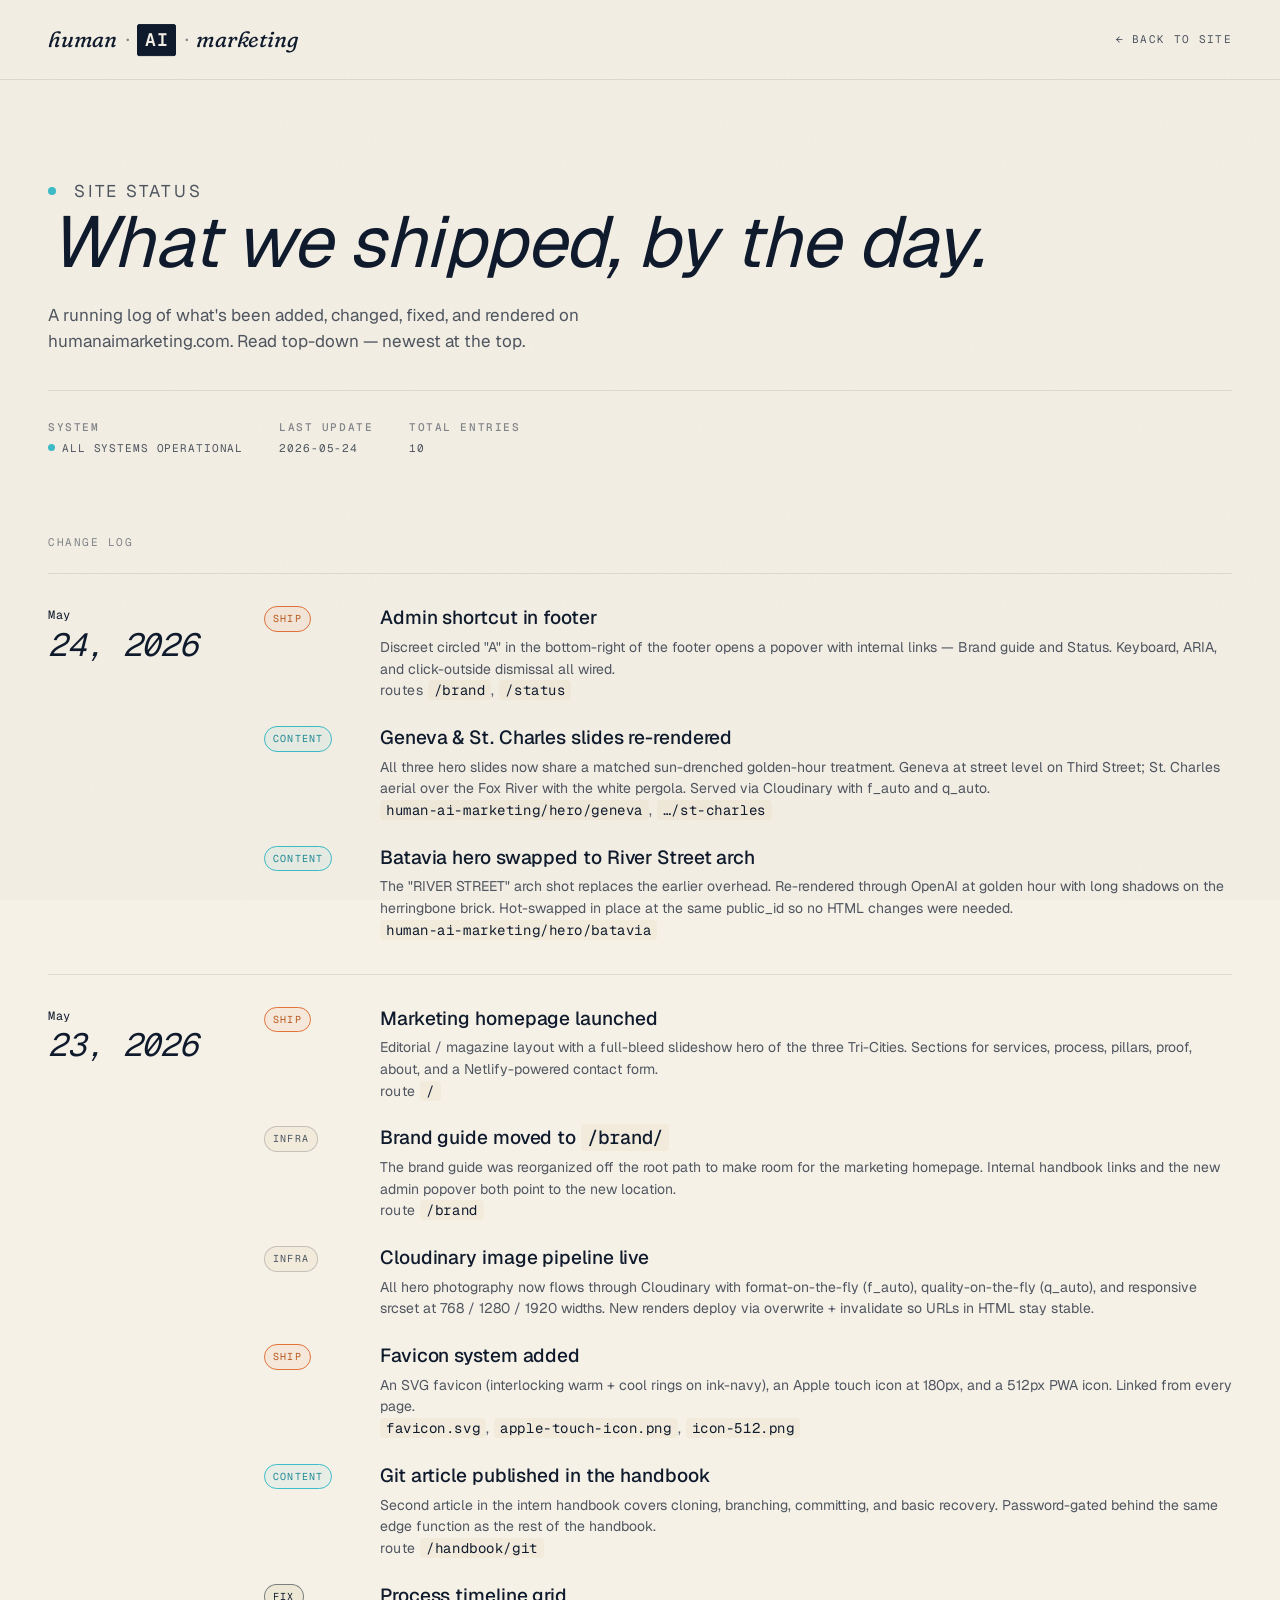
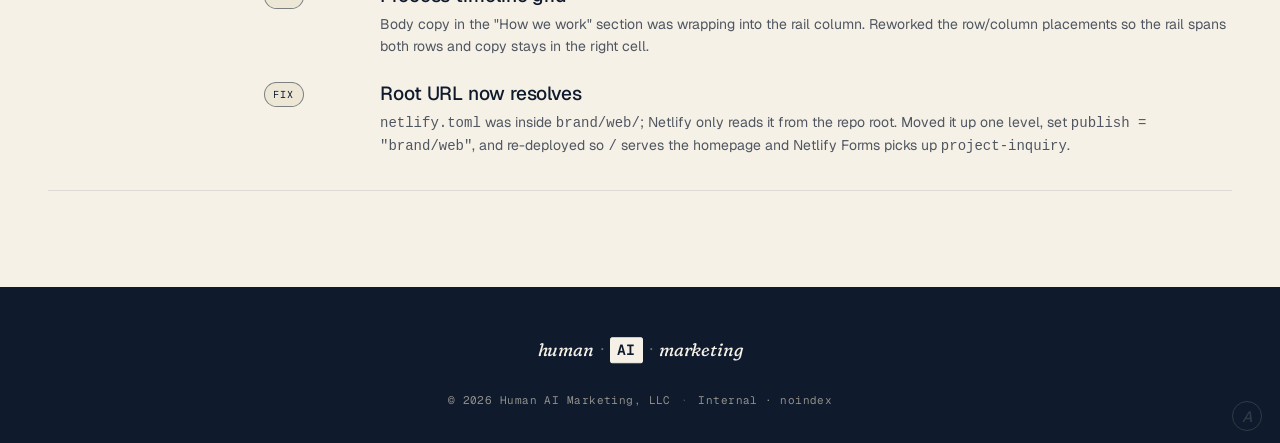
<file: brand/web/status/index.html>
<!DOCTYPE html>
<html lang="en">
<head>
  <meta charset="UTF-8" />
  <meta name="viewport" content="width=device-width, initial-scale=1.0" />
  <meta name="description" content="Human AI Marketing — site update log." />
  <meta name="robots" content="noindex, nofollow" />
  <meta name="theme-color" content="#0F1B2D" />
  <title>Status · Human AI Marketing</title>
  <link rel="icon" type="image/svg+xml" href="../favicon.svg" />
  <link rel="apple-touch-icon" sizes="180x180" href="../apple-touch-icon.png" />
  <link rel="preconnect" href="https://fonts.googleapis.com" />
  <link rel="preconnect" href="https://fonts.gstatic.com" crossorigin />
  <link href="https://fonts.googleapis.com/css2?family=Fraunces:ital,opsz,wght,SOFT@0,9..144,300..900,0..100;1,9..144,300..900,0..100&family=Geist:wght@300..700&family=Geist+Mono:wght@300..600&display=swap" rel="stylesheet" />
  <link rel="stylesheet" href="../styles.css" />
  <style>
    /* Page-local layout — status timeline */
    .status-page {
      min-height: 100vh;
      display: flex;
      flex-direction: column;
    }
    .status-mast {
      background: var(--bone);
      border-bottom: 1px solid var(--ink-10);
    }
    .status-mast__inner {
      max-width: var(--max);
      margin: 0 auto;
      padding: 22px var(--gutter);
      display: flex;
      align-items: center;
      justify-content: space-between;
      gap: 24px;
    }
    .status-mast .back {
      font-family: var(--mono);
      font-size: 11px;
      text-transform: uppercase;
      letter-spacing: 0.12em;
      color: var(--ink-70);
      text-decoration: none;
      display: inline-flex;
      align-items: center;
      gap: 8px;
    }
    .status-mast .back:hover { color: var(--hearth); }
    .status-mast .back .arrow {
      display: inline-block;
      transition: transform 200ms var(--ease);
    }
    .status-mast .back:hover .arrow { transform: translateX(-3px); }

    .status-hero {
      padding: 96px var(--gutter) 56px;
      max-width: var(--max);
      margin: 0 auto;
      width: 100%;
    }
    .status-hero__eyebrow {
      font-family: var(--mono);
      font-size: 11px;
      letter-spacing: 0.18em;
      text-transform: uppercase;
      color: var(--hearth);
      margin: 0 0 18px;
      display: inline-flex;
      align-items: center;
      gap: 10px;
    }
    .status-hero__eyebrow .pulse {
      width: 8px; height: 8px;
      background: var(--signal);
      border-radius: 50%;
      box-shadow: 0 0 0 0 rgba(61, 189, 201, 0.6);
      animation: status-pulse 1.8s ease-out infinite;
    }
    @keyframes status-pulse {
      0%   { box-shadow: 0 0 0 0 rgba(61, 189, 201, 0.55); }
      70%  { box-shadow: 0 0 0 10px rgba(61, 189, 201, 0); }
      100% { box-shadow: 0 0 0 0 rgba(61, 189, 201, 0); }
    }
    .status-hero h1 {
      font-family: var(--display);
      font-weight: 400;
      font-style: italic;
      font-size: clamp(40px, 6vw, 72px);
      line-height: 1.05;
      letter-spacing: -0.01em;
      margin: 0 0 22px;
      color: var(--ink);
    }
    .status-hero p {
      font-family: var(--sans);
      font-size: 17px;
      line-height: 1.55;
      color: var(--ink-70);
      max-width: 60ch;
      margin: 0;
    }
    .status-meta {
      margin-top: 36px;
      display: flex;
      flex-wrap: wrap;
      gap: 18px 36px;
      padding-top: 28px;
      border-top: 1px solid var(--ink-10);
      font-family: var(--mono);
      font-size: 11px;
      letter-spacing: 0.08em;
      text-transform: uppercase;
      color: var(--ink-70);
    }
    .status-meta b {
      display: block;
      color: var(--ink-50);
      font-weight: 500;
      margin-bottom: 4px;
      letter-spacing: 0.14em;
    }
    .status-meta .live::before {
      content: "";
      display: inline-block;
      width: 7px; height: 7px;
      background: var(--signal);
      border-radius: 50%;
      margin-right: 7px;
      transform: translateY(-1px);
    }

    .status-log {
      padding: 24px var(--gutter) 96px;
      max-width: var(--max);
      margin: 0 auto;
      width: 100%;
    }
    .status-log__title {
      font-family: var(--mono);
      font-size: 11px;
      letter-spacing: 0.14em;
      text-transform: uppercase;
      color: var(--ink-50);
      margin: 0 0 24px;
    }
    .status-day {
      display: grid;
      grid-template-columns: 180px 1fr;
      gap: 36px;
      padding: 32px 0;
      border-top: 1px solid var(--ink-10);
    }
    .status-day:last-child { border-bottom: 1px solid var(--ink-10); }
    .status-day__date {
      font-family: var(--mono);
      font-size: 12px;
      letter-spacing: 0.06em;
      color: var(--ink);
      position: sticky;
      top: 24px;
      align-self: start;
    }
    .status-day__date b {
      display: block;
      font-family: var(--display);
      font-weight: 400;
      font-style: italic;
      font-size: 32px;
      line-height: 1;
      letter-spacing: -0.01em;
      color: var(--ink);
      margin-top: 4px;
    }
    .status-day__entries {
      display: flex;
      flex-direction: column;
      gap: 24px;
    }
    .status-entry {
      display: grid;
      grid-template-columns: 96px 1fr;
      gap: 20px;
      align-items: start;
    }
    .status-entry__tag {
      font-family: var(--mono);
      font-size: 10px;
      letter-spacing: 0.12em;
      text-transform: uppercase;
      color: var(--ink);
      padding: 4px 8px;
      border: 1px solid var(--ink);
      border-radius: 999px;
      justify-self: start;
      align-self: start;
      white-space: nowrap;
    }
    .status-entry__tag[data-kind="ship"]   { color: var(--hearth-deep); border-color: var(--hearth); background: rgba(226, 115, 59, 0.08); }
    .status-entry__tag[data-kind="content"]{ color: var(--signal-deep); border-color: var(--signal); background: rgba(61, 189, 201, 0.08); }
    .status-entry__tag[data-kind="fix"]    { color: var(--ink); border-color: var(--ink-50); background: var(--bone-cool); }
    .status-entry__tag[data-kind="infra"]  { color: var(--slate); border-color: var(--ink-20); background: var(--bone-warm); }
    .status-entry__body h3 {
      font-family: var(--display);
      font-weight: 500;
      font-size: 19px;
      line-height: 1.3;
      letter-spacing: -0.005em;
      margin: 0 0 6px;
      color: var(--ink);
    }
    .status-entry__body p {
      font-family: var(--sans);
      font-size: 14px;
      line-height: 1.55;
      color: var(--ink-70);
      margin: 0;
    }
    .status-entry__refs {
      margin-top: 8px;
      font-family: var(--mono);
      font-size: 11px;
      letter-spacing: 0.04em;
      color: var(--ink-50);
    }
    .status-entry__refs code {
      font-family: var(--mono);
      background: var(--bone-warm);
      padding: 1px 6px;
      border-radius: 4px;
      color: var(--ink);
    }

    @media (max-width: 720px) {
      .status-day {
        grid-template-columns: 1fr;
        gap: 16px;
        padding: 24px 0;
      }
      .status-day__date {
        position: static;
      }
      .status-day__date b { font-size: 26px; }
      .status-entry {
        grid-template-columns: 1fr;
        gap: 8px;
      }
    }
  </style>
</head>
<body class="status-page">
  <div class="grain" aria-hidden="true"></div>

  <header class="status-mast" role="banner">
    <div class="status-mast__inner">
      <a href="../" class="wordmark" aria-label="Human AI Marketing — back to home">
        <span class="wordmark__h">human</span>
        <span class="wordmark__dot" aria-hidden="true">·</span>
        <span class="wordmark__ai">AI</span>
        <span class="wordmark__dot" aria-hidden="true">·</span>
        <span class="wordmark__m">marketing</span>
      </a>
      <a href="../" class="back">
        <span class="arrow" aria-hidden="true">←</span>
        Back to site
      </a>
    </div>
  </header>

  <main>
    <section class="status-hero">
      <p class="status-hero__eyebrow"><span class="pulse" aria-hidden="true"></span> Site status</p>
      <h1>What we shipped, by the day.</h1>
      <p>A running log of what's been added, changed, fixed, and rendered on humanaimarketing.com. Read top-down — newest at the top.</p>

      <div class="status-meta">
        <div>
          <b>System</b>
          <span class="live">All systems operational</span>
        </div>
        <div>
          <b>Last update</b>
          <span data-last-update>2026-05-24</span>
        </div>
        <div>
          <b>Total entries</b>
          <span data-entry-count>10</span>
        </div>
      </div>
    </section>

    <section class="status-log" aria-labelledby="log-title">
      <h2 class="status-log__title" id="log-title">Change log</h2>

      <article class="status-day">
        <div class="status-day__date">
          May<b>24, 2026</b>
        </div>
        <div class="status-day__entries">
          <div class="status-entry">
            <span class="status-entry__tag" data-kind="ship">Ship</span>
            <div class="status-entry__body">
              <h3>Admin shortcut in footer</h3>
              <p>Discreet circled "A" in the bottom-right of the footer opens a popover with internal links — Brand guide and Status. Keyboard, ARIA, and click-outside dismissal all wired.</p>
              <p class="status-entry__refs">routes <code>/brand</code>, <code>/status</code></p>
            </div>
          </div>

          <div class="status-entry">
            <span class="status-entry__tag" data-kind="content">Content</span>
            <div class="status-entry__body">
              <h3>Geneva &amp; St. Charles slides re-rendered</h3>
              <p>All three hero slides now share a matched sun-drenched golden-hour treatment. Geneva at street level on Third Street; St. Charles aerial over the Fox River with the white pergola. Served via Cloudinary with f_auto and q_auto.</p>
              <p class="status-entry__refs"><code>human-ai-marketing/hero/geneva</code>, <code>…/st-charles</code></p>
            </div>
          </div>

          <div class="status-entry">
            <span class="status-entry__tag" data-kind="content">Content</span>
            <div class="status-entry__body">
              <h3>Batavia hero swapped to River Street arch</h3>
              <p>The "RIVER STREET" arch shot replaces the earlier overhead. Re-rendered through OpenAI at golden hour with long shadows on the herringbone brick. Hot-swapped in place at the same public_id so no HTML changes were needed.</p>
              <p class="status-entry__refs"><code>human-ai-marketing/hero/batavia</code></p>
            </div>
          </div>
        </div>
      </article>

      <article class="status-day">
        <div class="status-day__date">
          May<b>23, 2026</b>
        </div>
        <div class="status-day__entries">
          <div class="status-entry">
            <span class="status-entry__tag" data-kind="ship">Ship</span>
            <div class="status-entry__body">
              <h3>Marketing homepage launched</h3>
              <p>Editorial / magazine layout with a full-bleed slideshow hero of the three Tri-Cities. Sections for services, process, pillars, proof, about, and a Netlify-powered contact form.</p>
              <p class="status-entry__refs">route <code>/</code></p>
            </div>
          </div>

          <div class="status-entry">
            <span class="status-entry__tag" data-kind="infra">Infra</span>
            <div class="status-entry__body">
              <h3>Brand guide moved to <code style="font-family:var(--mono);background:var(--bone-warm);padding:1px 6px;border-radius:4px;">/brand/</code></h3>
              <p>The brand guide was reorganized off the root path to make room for the marketing homepage. Internal handbook links and the new admin popover both point to the new location.</p>
              <p class="status-entry__refs">route <code>/brand</code></p>
            </div>
          </div>

          <div class="status-entry">
            <span class="status-entry__tag" data-kind="infra">Infra</span>
            <div class="status-entry__body">
              <h3>Cloudinary image pipeline live</h3>
              <p>All hero photography now flows through Cloudinary with format-on-the-fly (f_auto), quality-on-the-fly (q_auto), and responsive srcset at 768 / 1280 / 1920 widths. New renders deploy via overwrite + invalidate so URLs in HTML stay stable.</p>
            </div>
          </div>

          <div class="status-entry">
            <span class="status-entry__tag" data-kind="ship">Ship</span>
            <div class="status-entry__body">
              <h3>Favicon system added</h3>
              <p>An SVG favicon (interlocking warm + cool rings on ink-navy), an Apple touch icon at 180px, and a 512px PWA icon. Linked from every page.</p>
              <p class="status-entry__refs"><code>favicon.svg</code>, <code>apple-touch-icon.png</code>, <code>icon-512.png</code></p>
            </div>
          </div>

          <div class="status-entry">
            <span class="status-entry__tag" data-kind="content">Content</span>
            <div class="status-entry__body">
              <h3>Git article published in the handbook</h3>
              <p>Second article in the intern handbook covers cloning, branching, committing, and basic recovery. Password-gated behind the same edge function as the rest of the handbook.</p>
              <p class="status-entry__refs">route <code>/handbook/git</code></p>
            </div>
          </div>

          <div class="status-entry">
            <span class="status-entry__tag" data-kind="fix">Fix</span>
            <div class="status-entry__body">
              <h3>Process timeline grid</h3>
              <p>Body copy in the "How we work" section was wrapping into the rail column. Reworked the row/column placements so the rail spans both rows and copy stays in the right cell.</p>
            </div>
          </div>

          <div class="status-entry">
            <span class="status-entry__tag" data-kind="fix">Fix</span>
            <div class="status-entry__body">
              <h3>Root URL now resolves</h3>
              <p><code>netlify.toml</code> was inside <code>brand/web/</code>; Netlify only reads it from the repo root. Moved it up one level, set <code>publish = "brand/web"</code>, and re-deployed so <code>/</code> serves the homepage and Netlify Forms picks up <code>project-inquiry</code>.</p>
            </div>
          </div>
        </div>
      </article>
    </section>
  </main>

  <footer class="footer" role="contentinfo">
    <div class="footer__inner">
      <a href="../" class="wordmark wordmark--mini" aria-label="Human AI Marketing — home">
        <span class="wordmark__h">human</span>
        <span class="wordmark__dot" aria-hidden="true">·</span>
        <span class="wordmark__ai">AI</span>
        <span class="wordmark__dot" aria-hidden="true">·</span>
        <span class="wordmark__m">marketing</span>
      </a>
      <p class="footer__meta">
        <span>© <span data-year>2026</span> Human AI Marketing, LLC</span>
        <span class="footer__sep" aria-hidden="true">·</span>
        <span>Internal · noindex</span>
      </p>
    </div>

    <div class="admin" data-admin>
      <button type="button" class="admin__trigger" aria-haspopup="menu" aria-expanded="false" aria-controls="admin-menu">
        <span class="admin__glyph" aria-hidden="true">A</span>
        <span class="visually-hidden">Admin menu</span>
      </button>
      <div class="admin__menu" id="admin-menu" role="menu" hidden>
        <p class="admin__label">Internal</p>
        <a class="admin__item" href="../brand/" role="menuitem">
          <svg class="admin__icon" viewBox="0 0 24 24" fill="none" stroke="currentColor" stroke-width="1.5" stroke-linecap="round" stroke-linejoin="round" aria-hidden="true">
            <rect x="3.25" y="3.25" width="7.5" height="7.5" rx="1.25" />
            <rect x="13.25" y="3.25" width="7.5" height="7.5" rx="1.25" />
            <rect x="3.25" y="13.25" width="7.5" height="7.5" rx="1.25" />
            <rect x="13.25" y="13.25" width="7.5" height="7.5" rx="1.25" />
          </svg>
          <span class="admin__item-label">Brand guide</span>
          <span class="admin__item-path" aria-hidden="true">/brand</span>
        </a>
        <a class="admin__item" href="./" role="menuitem" aria-current="page">
          <svg class="admin__icon" viewBox="0 0 24 24" fill="none" stroke="currentColor" stroke-width="1.5" stroke-linecap="round" stroke-linejoin="round" aria-hidden="true">
            <path d="M2.75 12h4.1l1.8-5.2 3.55 11.4 2.1-6.2h7" />
          </svg>
          <span class="admin__item-label">Status</span>
          <span class="admin__item-path" aria-hidden="true">/status</span>
        </a>
      </div>
    </div>
  </footer>

  <script>
    // Year + admin popover (self-contained for this page).
    document.querySelectorAll("[data-year]").forEach((n) => (n.textContent = new Date().getFullYear()));

    const admin = document.querySelector("[data-admin]");
    if (admin) {
      const trigger = admin.querySelector(".admin__trigger");
      const menu    = admin.querySelector(".admin__menu");
      const items   = Array.from(admin.querySelectorAll('[role="menuitem"]'));

      // Links hidden behind a password (UI gate, not security). Same
      // localStorage key as the home page, so one unlock covers both.
      const HASH = "638a82444fed2fe411fb746f2773e054e8c5781b30e15c6ff4ec7a294d22013e";
      const isUnlocked = () => {
        try { return localStorage.getItem("ham_admin") === "1"; } catch { return false; }
      };
      let lockForm = null;
      const ensureLock = () => {
        if (lockForm) return lockForm;
        lockForm = document.createElement("form");
        lockForm.className = "admin__lock";
        lockForm.innerHTML =
          '<input class="admin__pass" type="password" placeholder="Password" aria-label="Admin password" autocomplete="off" />';
        const input = lockForm.querySelector("input");
        lockForm.addEventListener("submit", async (e) => {
          e.preventDefault();
          const buf = await crypto.subtle.digest("SHA-256", new TextEncoder().encode(input.value.trim()));
          const hex = [...new Uint8Array(buf)].map((b) => b.toString(16).padStart(2, "0")).join("");
          if (hex === HASH) {
            try { localStorage.setItem("ham_admin", "1"); } catch {}
            input.value = "";
            render();
            items[0]?.focus();
          } else {
            input.value = "";
            input.placeholder = "Try again";
          }
        });
        menu.appendChild(lockForm);
        return lockForm;
      };
      const render = () => {
        const ok = isUnlocked();
        items.forEach((a) => (a.hidden = !ok));
        if (!ok) ensureLock().hidden = false;
        else if (lockForm) lockForm.hidden = true;
      };

      const open  = () => {
        render();
        admin.dataset.open = "true";
        trigger.setAttribute("aria-expanded", "true");
        menu.hidden = false;
        requestAnimationFrame(() => {
          if (isUnlocked()) items[0]?.focus();
          else lockForm?.querySelector("input")?.focus();
        });
      };
      const close = (returnFocus = false) => {
        admin.dataset.open = "false";
        trigger.setAttribute("aria-expanded", "false");
        menu.hidden = true;
        if (returnFocus) trigger.focus();
      };

      trigger.addEventListener("click", (e) => {
        e.stopPropagation();
        admin.dataset.open === "true" ? close() : open();
      });
      document.addEventListener("click", (e) => {
        if (admin.dataset.open === "true" && !admin.contains(e.target)) close();
      });
      document.addEventListener("keydown", (e) => {
        if (admin.dataset.open !== "true") return;
        if (e.key === "Escape") { e.preventDefault(); close(true); return; }
        if (e.key === "ArrowDown" || e.key === "ArrowUp") {
          e.preventDefault();
          const i = items.indexOf(document.activeElement);
          const step = e.key === "ArrowDown" ? 1 : -1;
          items[(i + step + items.length) % items.length]?.focus();
        }
      });
    }
  </script>
</body>
</html>
</file>
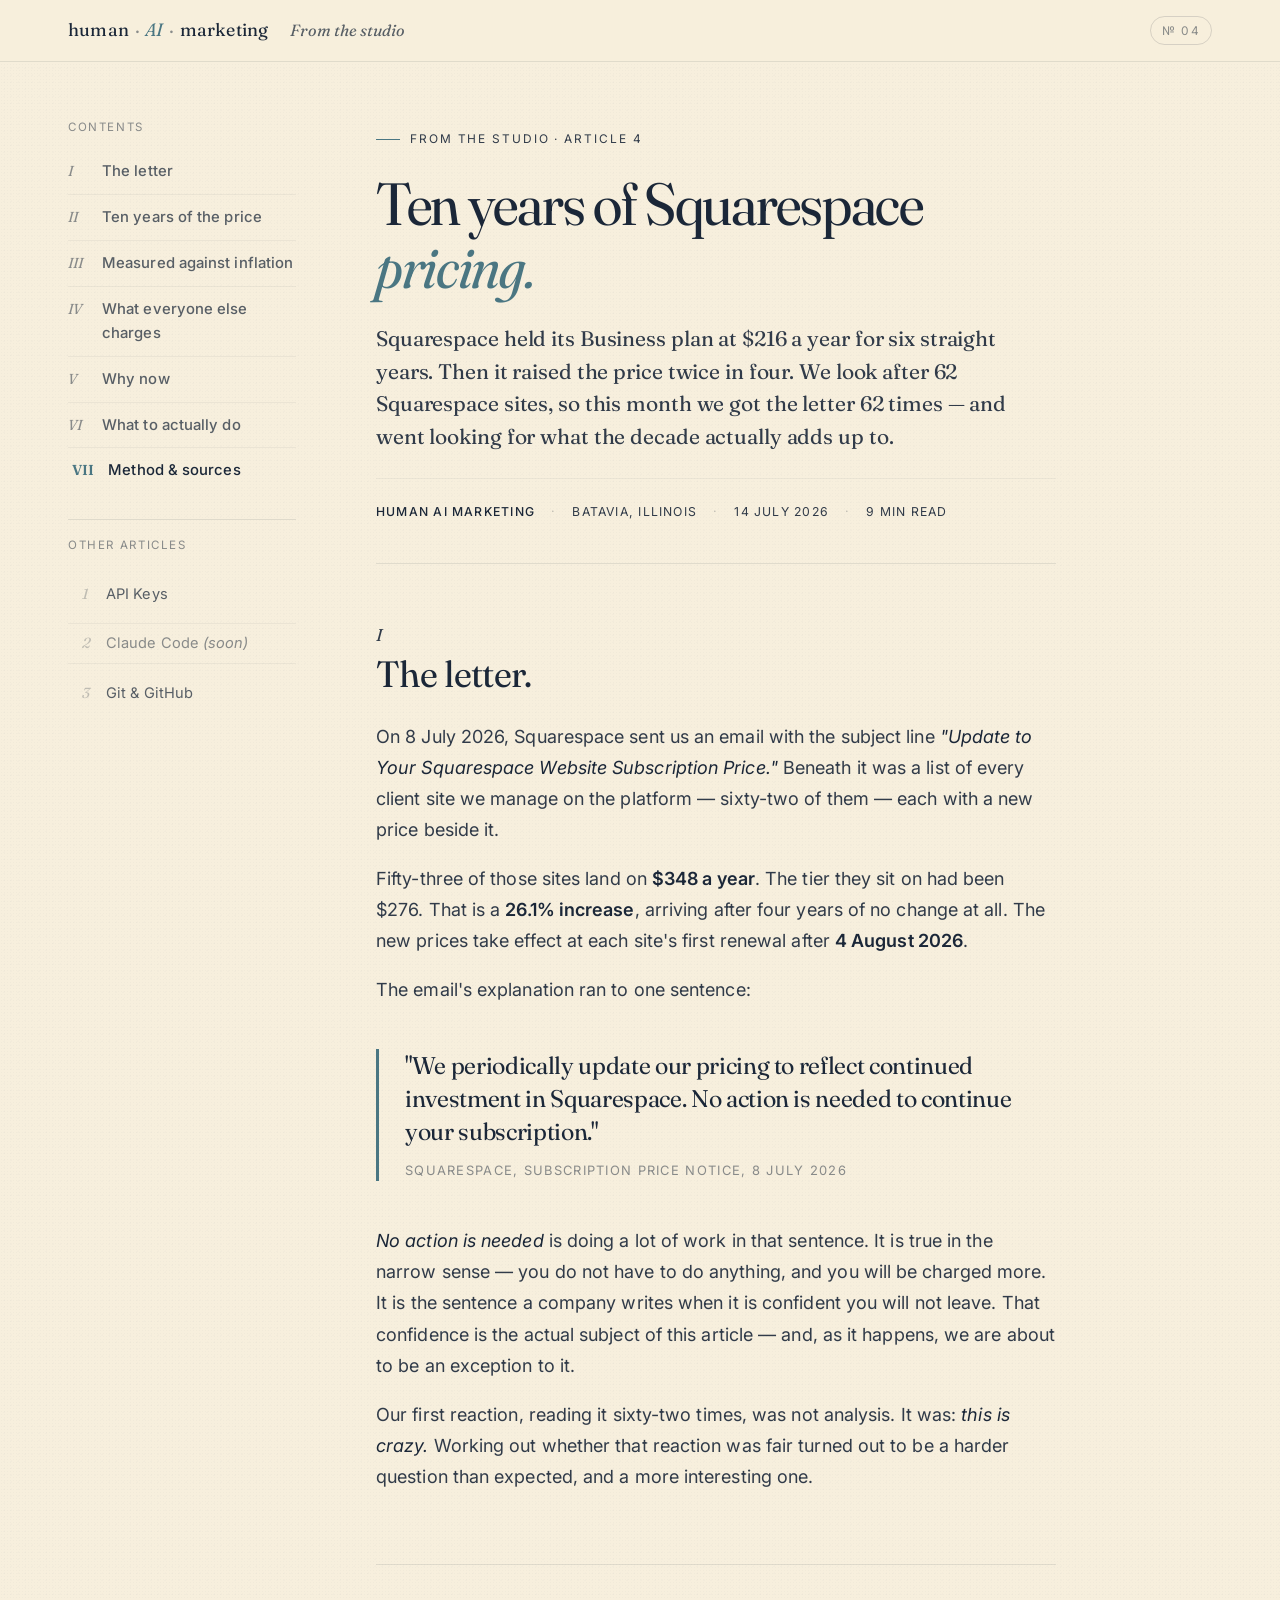
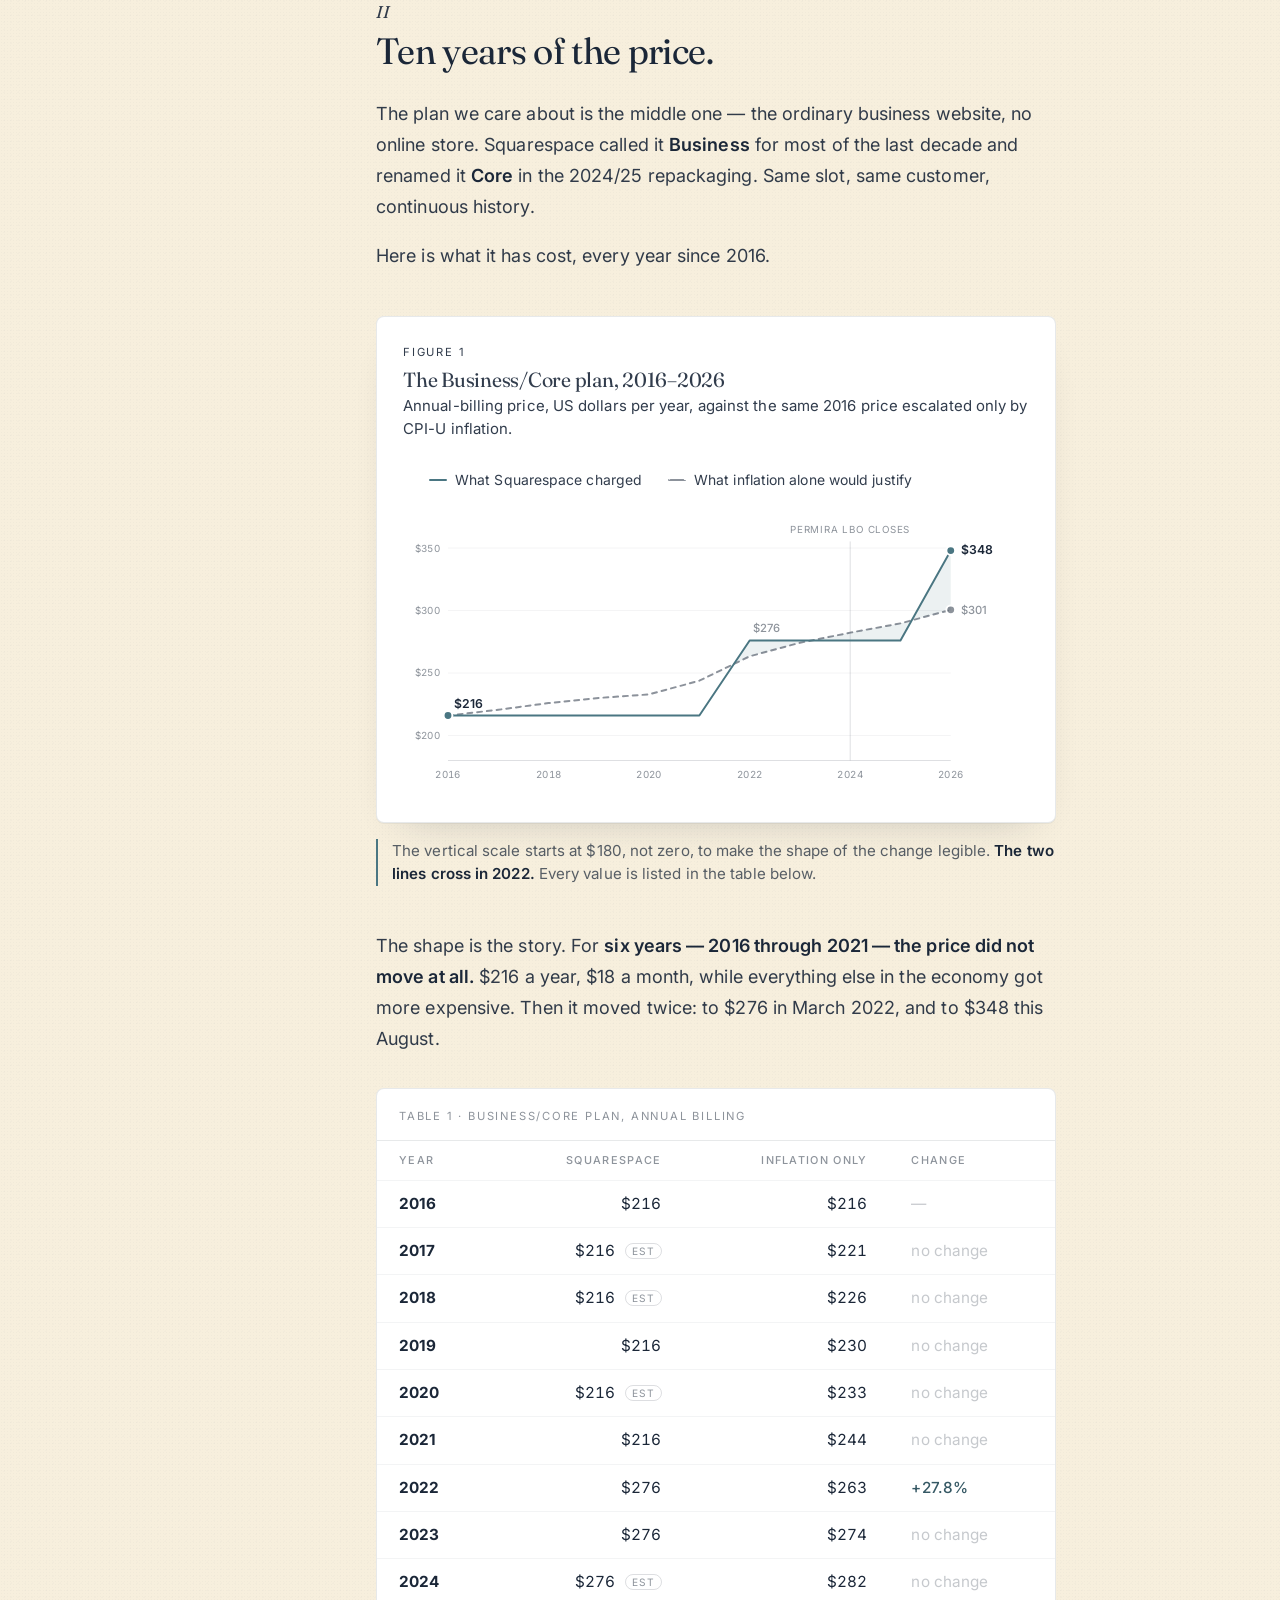
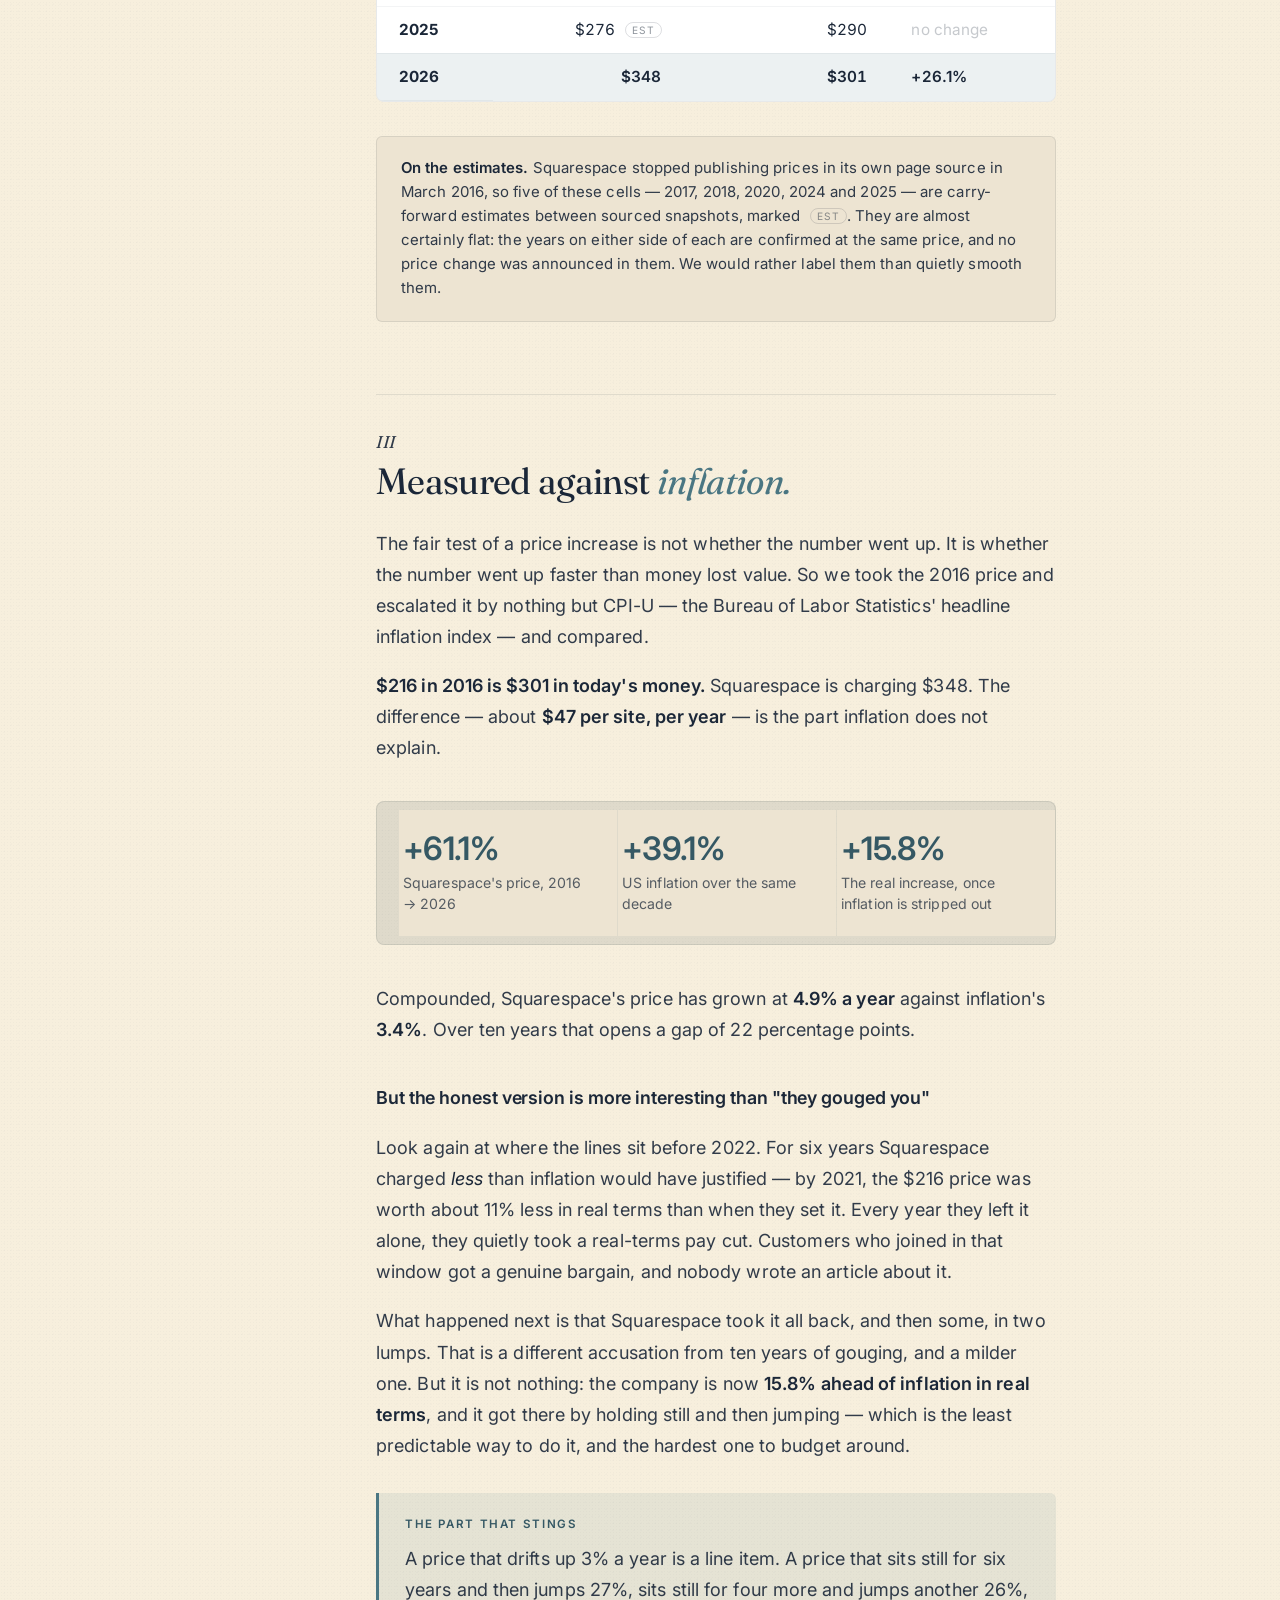
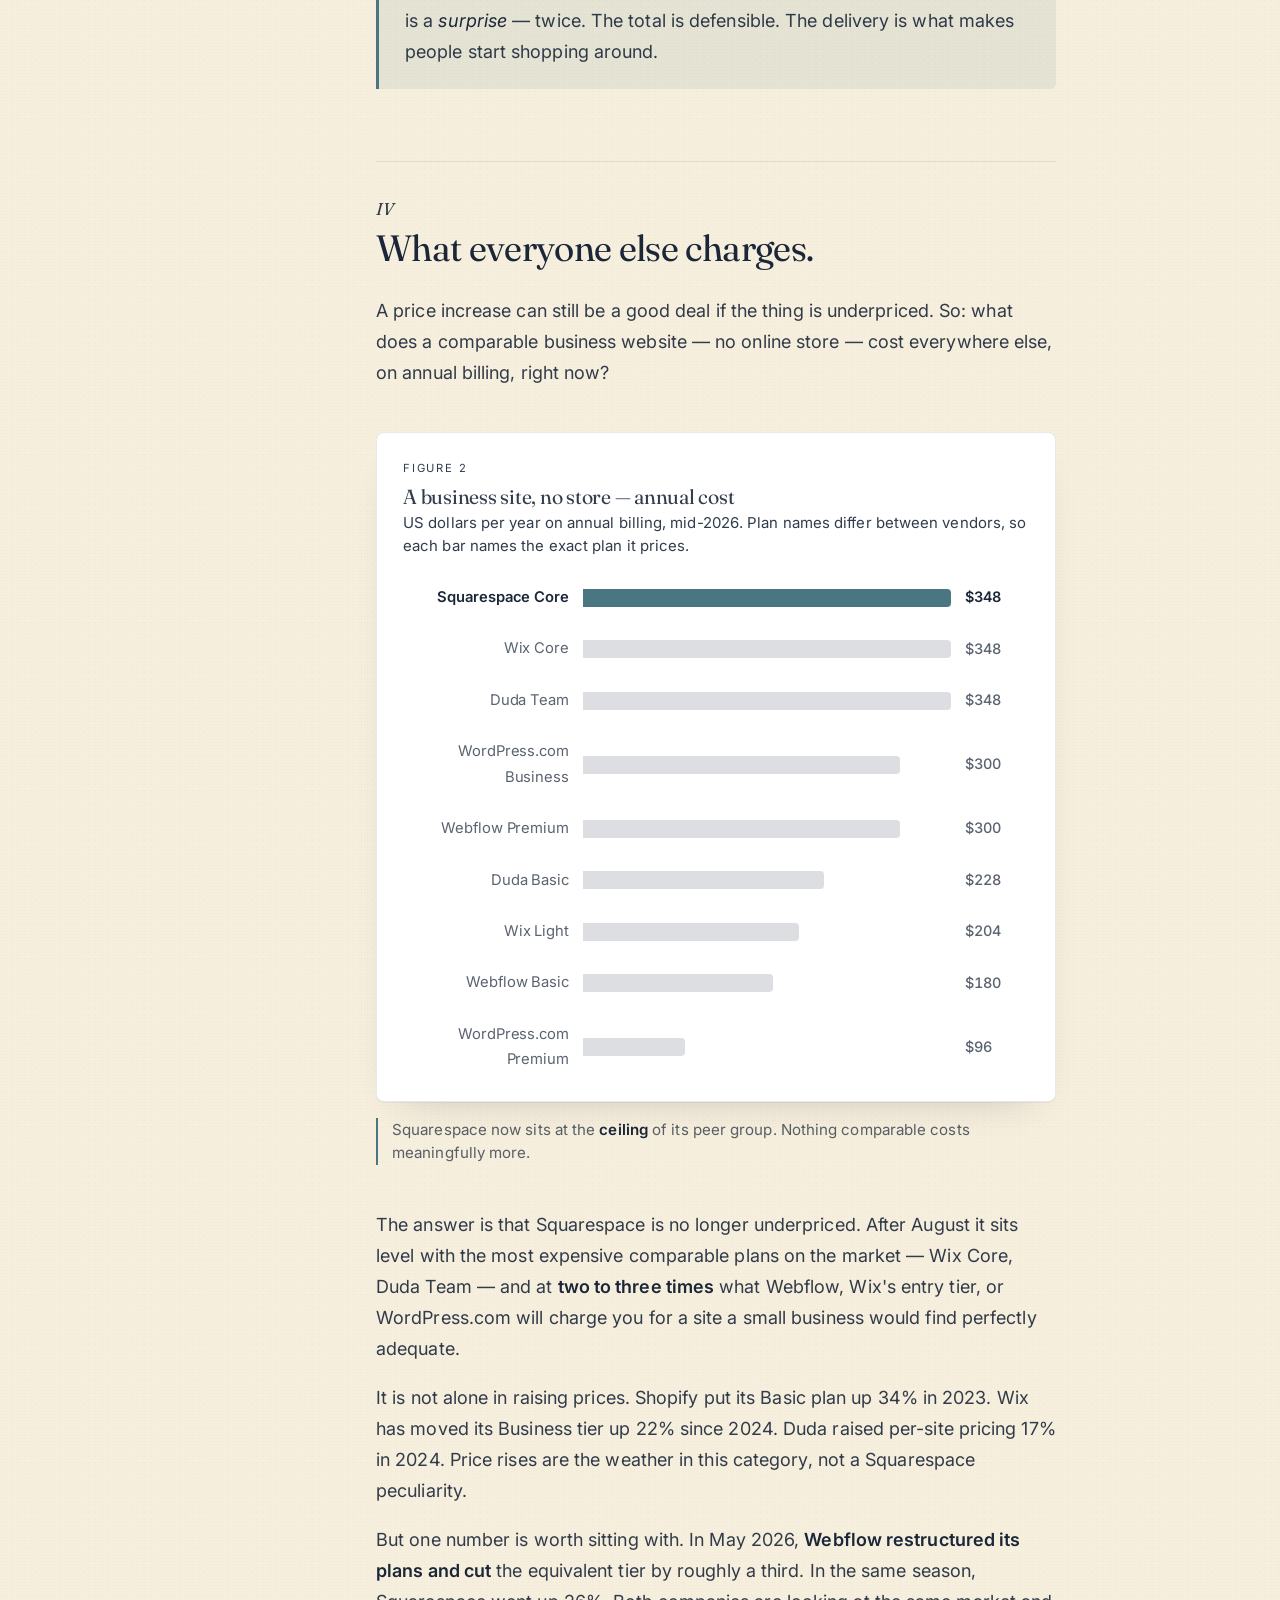
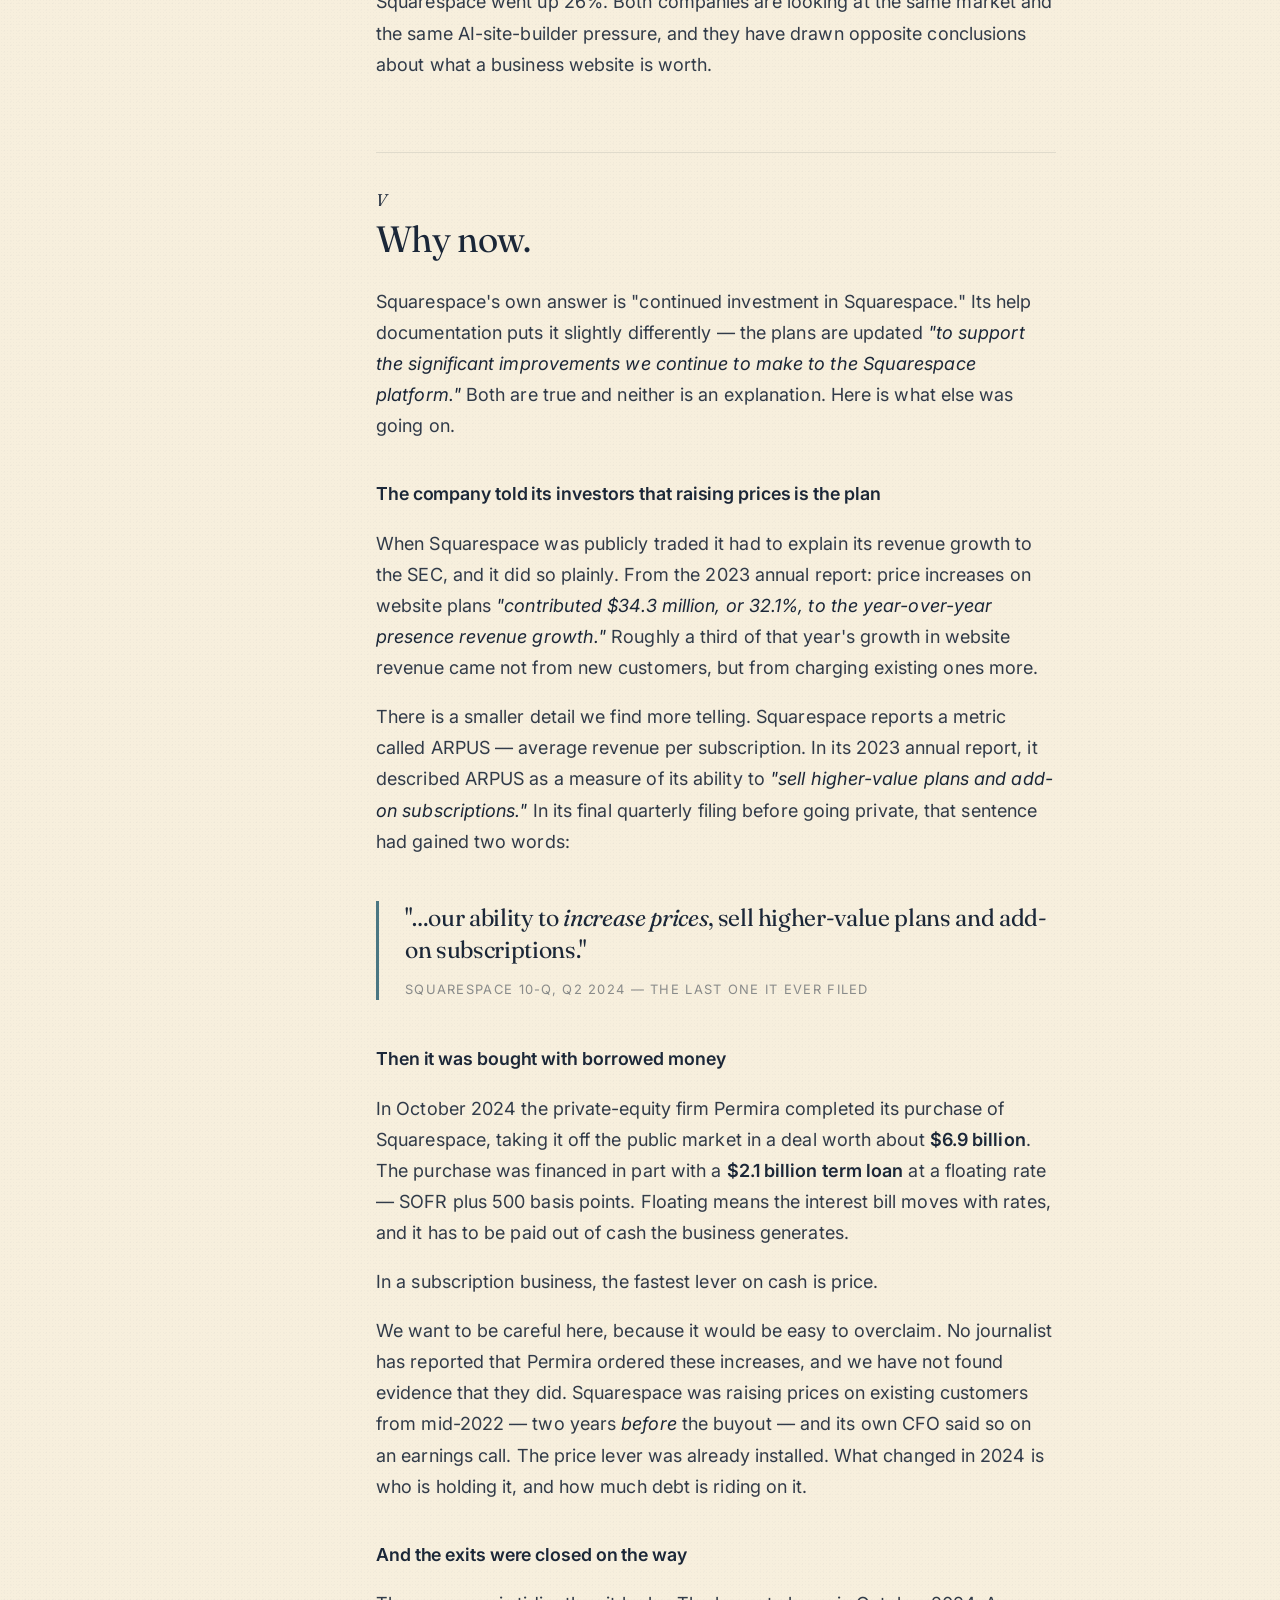
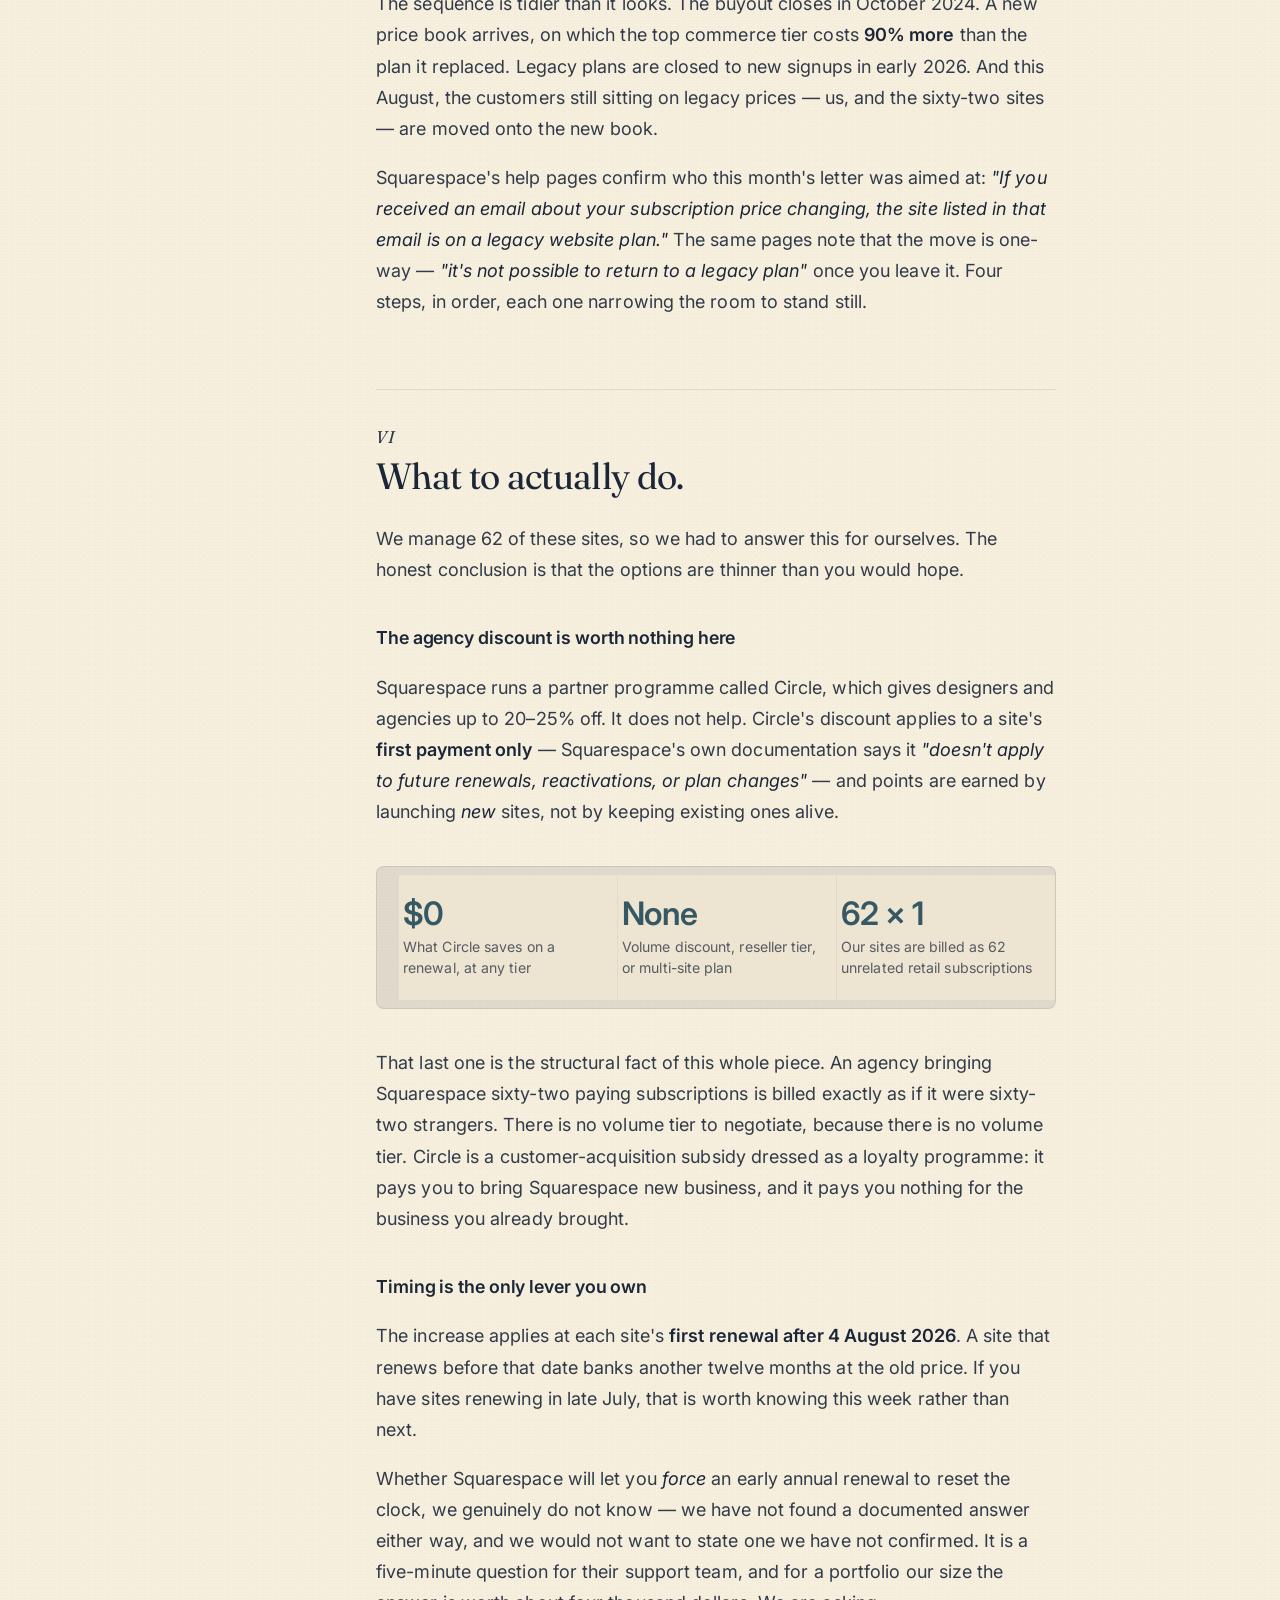
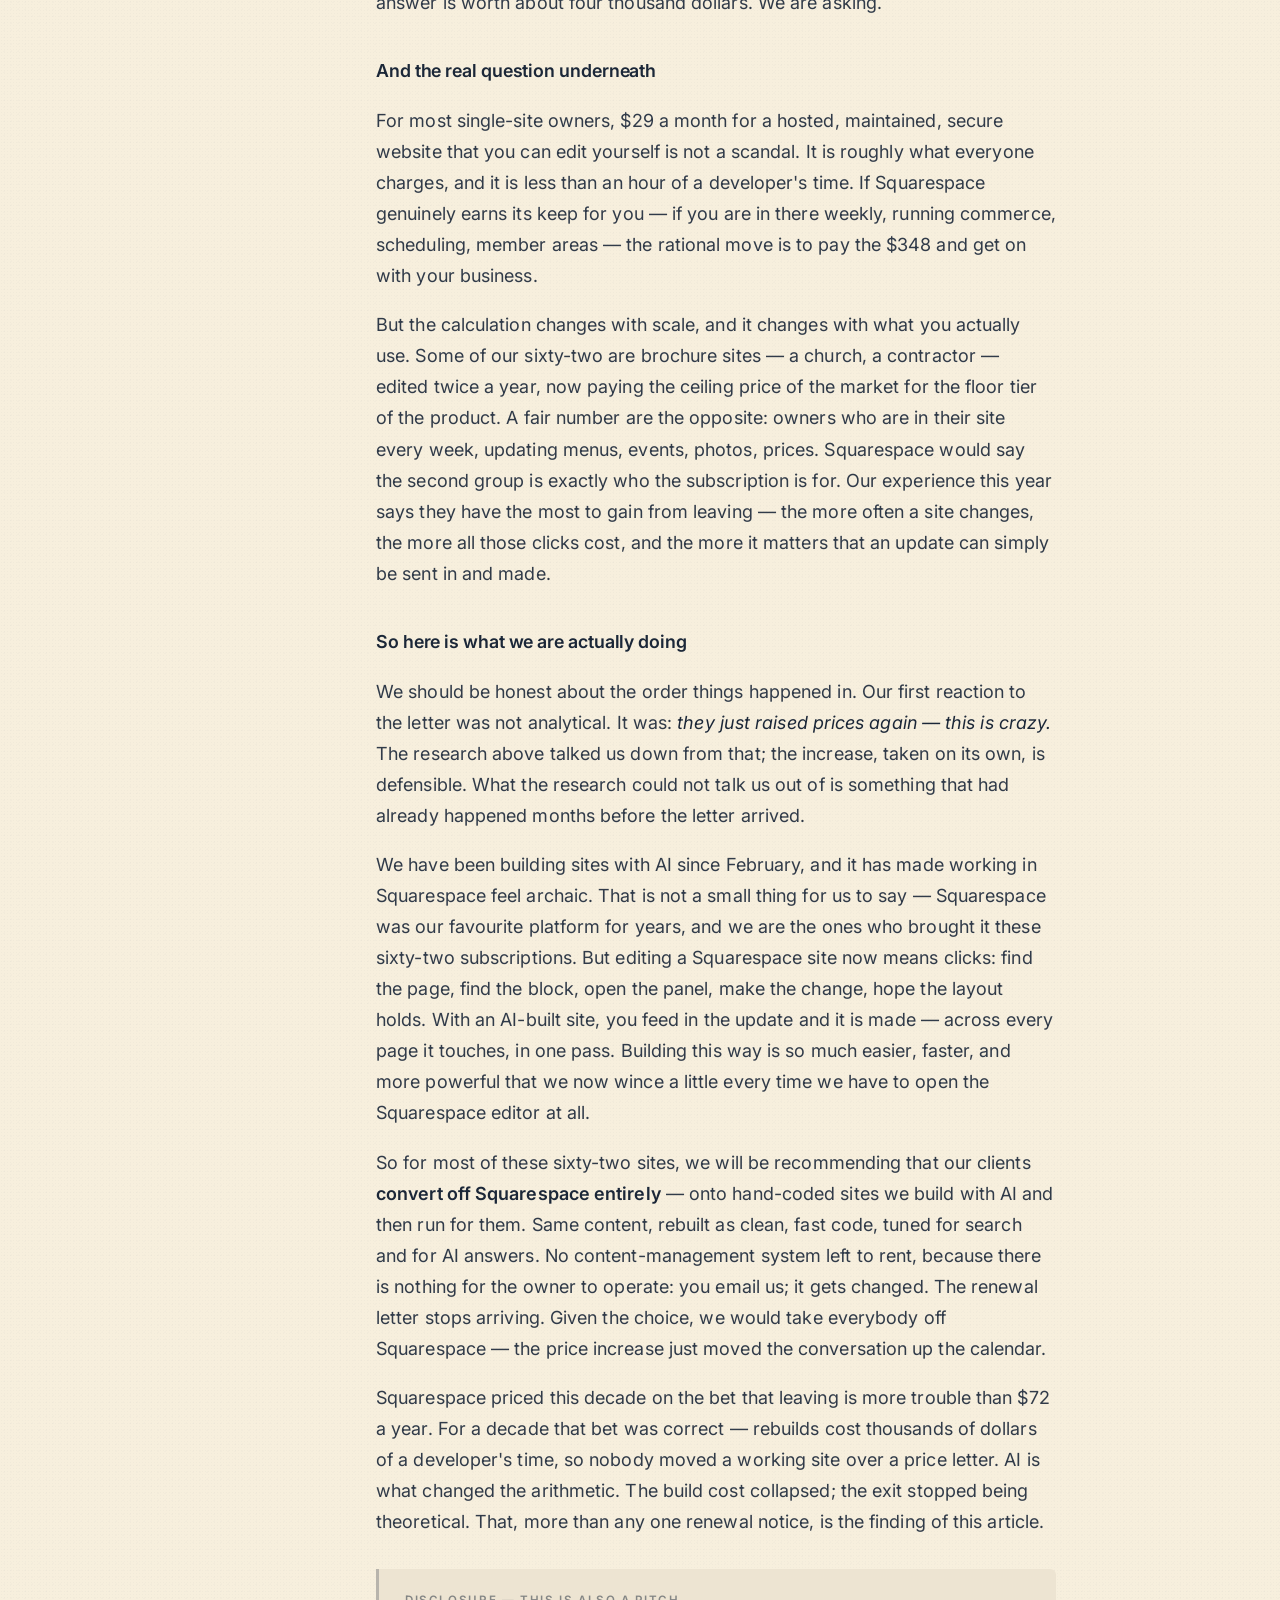
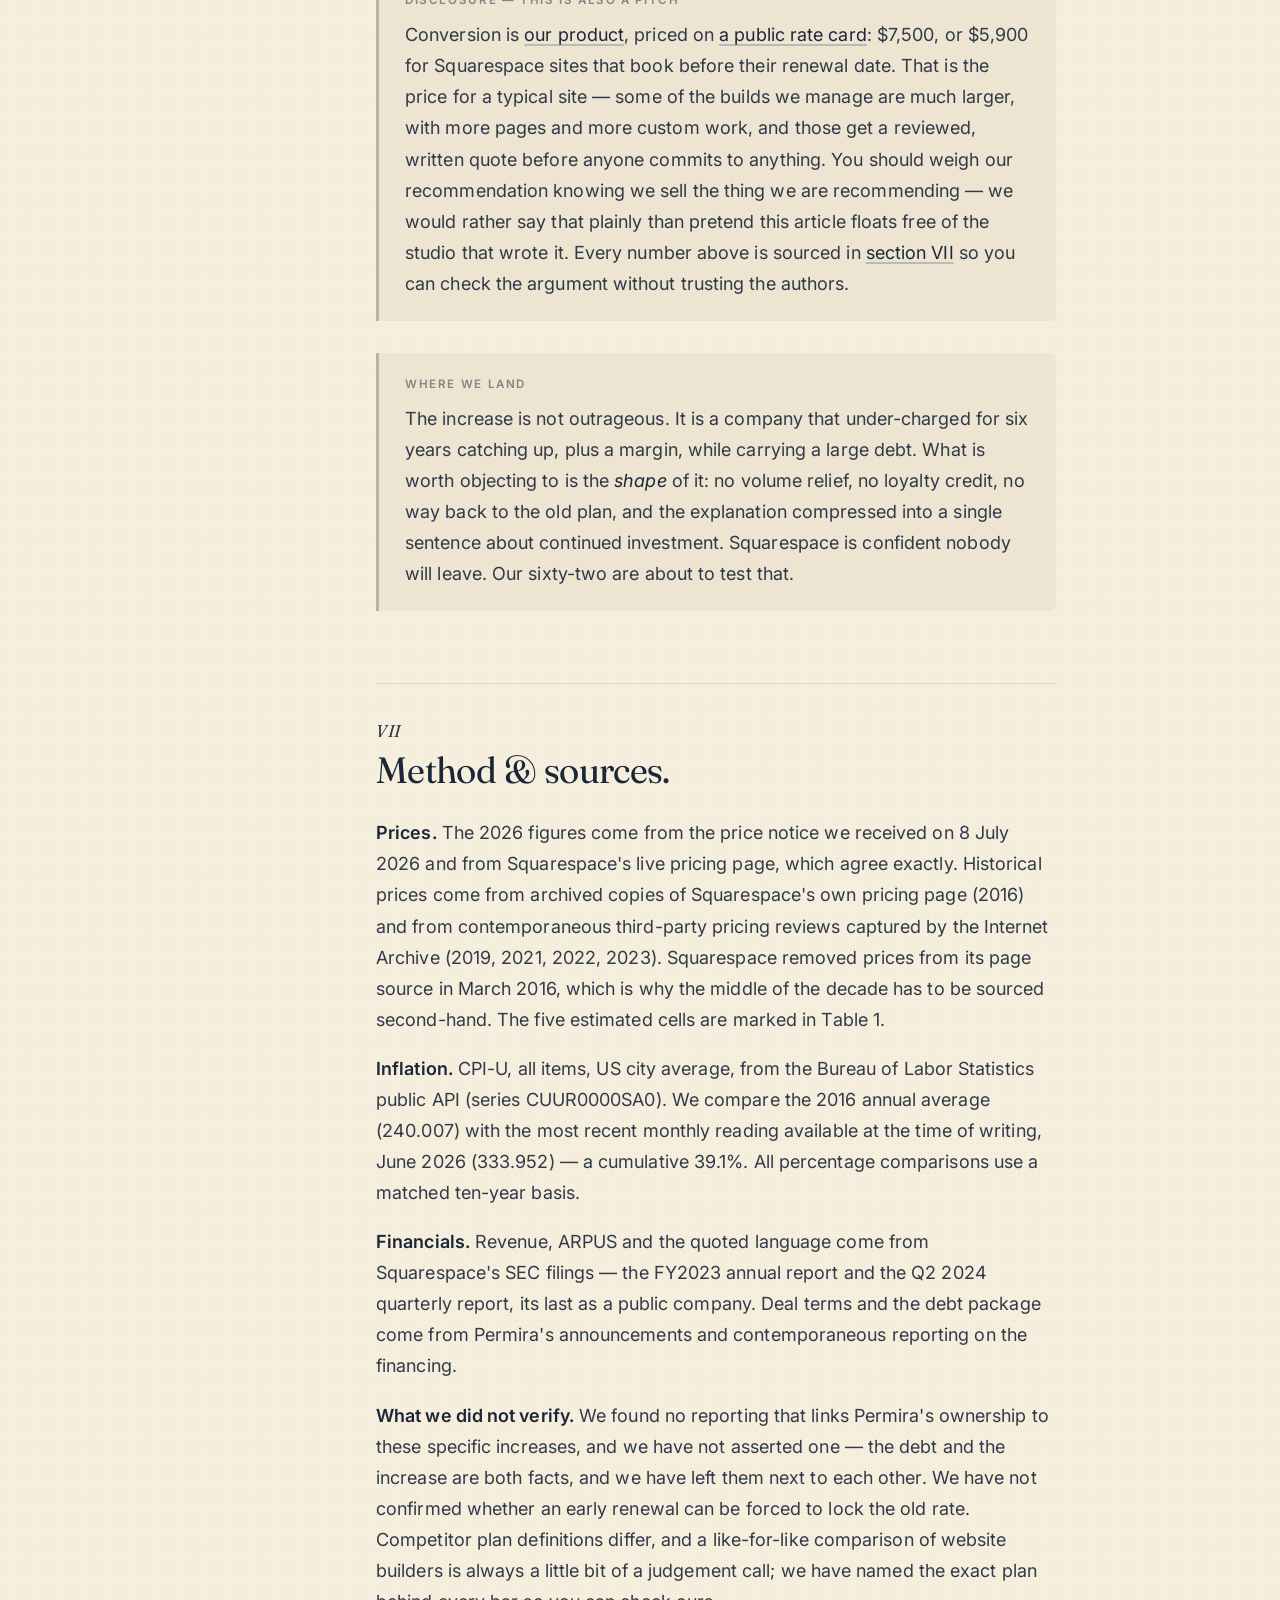
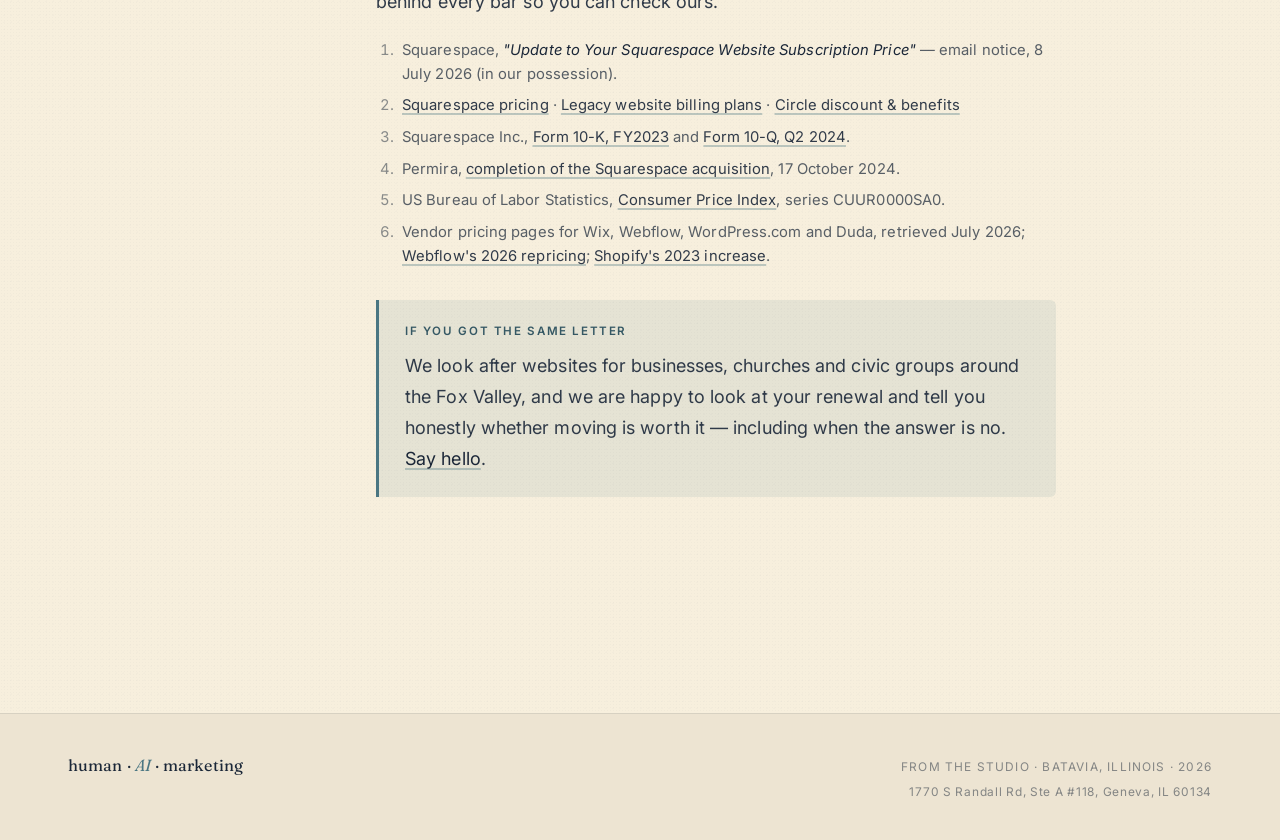
<file: brand/web/articles/squarespace-pricing/index.html>
<!doctype html>
<html lang="en">
<head>
  <meta charset="utf-8" />
  <meta name="viewport" content="width=device-width, initial-scale=1" />
  <title>Ten years of Squarespace pricing · Human AI Marketing</title>
  <meta name="description" content="Squarespace held its Business plan at $216 a year for six years, then raised it twice in four. We manage 62 Squarespace sites. Here is what a decade of price rises actually adds up to, measured against inflation and against what the competition charges." />

  <link rel="canonical" href="https://humanaimarketing.netlify.app/articles/squarespace-pricing/" />
  <meta property="og:title" content="Ten years of Squarespace pricing" />
  <meta property="og:description" content="Six years flat, then two increases in four years. What the decade actually adds up to — against inflation, and against the competition." />
  <meta property="og:type" content="article" />
  <meta property="og:locale" content="en_US" />
  <meta property="og:image" content="https://res.cloudinary.com/dsbllwpbh/image/upload/f_auto,q_auto,w_1200,c_limit/brand/articles/article-squarespace-pricing" />

  <link rel="icon" type="image/svg+xml" href="../../favicon.svg" />
  <link rel="apple-touch-icon" sizes="180x180" href="../../apple-touch-icon.png" />
  <link rel="preconnect" href="https://fonts.googleapis.com" />
  <link rel="preconnect" href="https://fonts.gstatic.com" crossorigin />
  <link href="https://fonts.googleapis.com/css2?family=Fraunces:ital,opsz,wght,SOFT@0,9..144,300..900,0..100;1,9..144,300..900,0..100&family=Inter:wght@300;400;500;600&family=Caveat:wght@400;500&display=swap" rel="stylesheet" />

  <link rel="stylesheet" href="../styles.css" />
</head>
<body>

  <a class="skip" href="#letter">Skip to content</a>

  <header class="masthead">
    <div class="masthead__inner">
      <a class="wordmark" href="/" aria-label="Human AI Marketing — back to home">
        <span>human</span><span class="dot">·</span><span class="ai">AI</span><span class="dot">·</span><span>marketing</span>
      </a>
      <span class="masthead__title">From the studio</span>
      <span class="masthead__stamp">№ 04</span>
    </div>
    <div class="progress"><span></span></div>
  </header>

  <main class="layout" id="top">

    <nav class="toc" aria-label="Sections">
      <p class="toc__label">Contents</p>
      <ol>
        <li><a href="#letter"><span class="toc__num">I</span><span class="toc__text">The letter</span></a></li>
        <li><a href="#decade"><span class="toc__num">II</span><span class="toc__text">Ten years of the price</span></a></li>
        <li><a href="#inflation"><span class="toc__num">III</span><span class="toc__text">Measured against inflation</span></a></li>
        <li><a href="#peers"><span class="toc__num">IV</span><span class="toc__text">What everyone else charges</span></a></li>
        <li><a href="#why"><span class="toc__num">V</span><span class="toc__text">Why now</span></a></li>
        <li><a href="#do"><span class="toc__num">VI</span><span class="toc__text">What to actually do</span></a></li>
        <li><a href="#method"><span class="toc__num">VII</span><span class="toc__text">Method &amp; sources</span></a></li>
      </ol>
      <p class="toc__series-label">Other articles</p>
      <ul class="toc__series">
        <li><span class="toc__series-num">1</span><a href="/handbook/">API Keys</a></li>
        <li><span class="toc__series-num">2</span><span>Claude Code <em>(soon)</em></span></li>
        <li><span class="toc__series-num">3</span><a href="/handbook/git/">Git &amp; GitHub</a></li>
      </ul>
    </nav>

    <article class="prose">

      <header class="hero">
        <p class="eyebrow">From the studio · Article 4</p>
        <h1>Ten years of Squarespace <em>pricing.</em></h1>
        <p class="lede">
          Squarespace held its Business plan at $216 a year for six straight
          years. Then it raised the price twice in four. We look after 62
          Squarespace sites, so this month we got the letter 62 times — and
          went looking for what the decade actually adds up to.
        </p>
        <p class="byline">
          <span class="byline__author">Human AI Marketing</span>
          <span class="byline__sep">·</span>
          <span>Batavia, Illinois</span>
          <span class="byline__sep">·</span>
          <span>14 July 2026</span>
          <span class="byline__sep">·</span>
          <span>9 min read</span>
        </p>
      </header>

      <!-- ===================== I ===================== -->
      <section class="section" id="letter">
        <p class="section__num">I</p>
        <h2>The letter.</h2>

        <p>
          On 8 July 2026, Squarespace sent us an email with the subject line
          <em>"Update to Your Squarespace Website Subscription Price."</em>
          Beneath it was a list of every client site we manage on the platform
          — sixty-two of them — each with a new price beside it.
        </p>

        <p>
          Fifty-three of those sites land on <strong>$348 a year</strong>. The
          tier they sit on had been $276. That is a <strong>26.1% increase</strong>,
          arriving after four years of no change at all. The new prices take
          effect at each site's first renewal after <strong>4 August 2026</strong>.
        </p>

        <p>The email's explanation ran to one sentence:</p>

        <blockquote class="pull">
          <p>
            "We periodically update our pricing to reflect continued
            investment in Squarespace. No action is needed to continue your
            subscription."
          </p>
          <cite>Squarespace, subscription price notice, 8 July 2026</cite>
        </blockquote>

        <p>
          <em>No action is needed</em> is doing a lot of work in that sentence.
          It is true in the narrow sense — you do not have to do anything, and
          you will be charged more. It is the sentence a company writes when it
          is confident you will not leave. That confidence is the actual
          subject of this article — and, as it happens, we are about to be an
          exception to it.
        </p>

        <p>
          Our first reaction, reading it sixty-two times, was not analysis.
          It was: <em>this is crazy.</em> Working out whether that reaction
          was fair turned out to be a harder question than expected, and a
          more interesting one.
        </p>
      </section>

      <!-- ===================== II ===================== -->
      <section class="section" id="decade">
        <p class="section__num">II</p>
        <h2>Ten years of the price.</h2>

        <p>
          The plan we care about is the middle one — the ordinary business
          website, no online store. Squarespace called it <strong>Business</strong>
          for most of the last decade and renamed it <strong>Core</strong> in the
          2024/25 repackaging. Same slot, same customer, continuous history.
        </p>

        <p>Here is what it has cost, every year since 2016.</p>

        <figure class="figure">
          <div class="figure__frame">
            <p class="figure__label">Figure 1</p>
            <p class="figure__title">The Business/Core plan, 2016–2026</p>
            <p class="figure__sub">
              Annual-billing price, US dollars per year, against the same 2016
              price escalated only by CPI-U inflation.
            </p>

            <ul class="legend">
              <li><span class="legend__key" aria-hidden="true"></span> What Squarespace charged</li>
              <li><span class="legend__key legend__key--ref" aria-hidden="true"></span> What inflation alone would justify</li>
            </ul>

            <svg class="chart" viewBox="0 0 640 292" role="img"
                 aria-label="Line chart. Squarespace's Business plan held flat at $216 a year from 2016 through 2021, rose to $276 in 2022, held there through 2025, and rises to $348 in 2026. The same $216 escalated only by inflation would be $301 in 2026. The two lines cross in 2022: before then Squarespace charged less than inflation would justify, after it charges more.">

              <!-- gridlines: solid hairlines, one step off the surface -->
              <line class="chart__grid" x1="46" y1="224.44" x2="560" y2="224.44" />
              <line class="chart__grid" x1="46" y1="160.56" x2="560" y2="160.56" />
              <line class="chart__grid" x1="46" y1="96.67"  x2="560" y2="96.67" />
              <line class="chart__grid" x1="46" y1="32.78"  x2="560" y2="32.78" />

              <!-- y ticks -->
              <text class="chart__tick" x="38" y="228" text-anchor="end">$200</text>
              <text class="chart__tick" x="38" y="164" text-anchor="end">$250</text>
              <text class="chart__tick" x="38" y="100" text-anchor="end">$300</text>
              <text class="chart__tick" x="38" y="37"  text-anchor="end">$350</text>

              <!-- the Permira close, for orientation -->
              <line class="chart__rule" x1="457.2" y1="26" x2="457.2" y2="250" />
              <text class="chart__note" x="457.2" y="17" text-anchor="middle">Permira LBO closes</text>

              <!-- the premium: where Squarespace runs ahead of inflation -->
              <polygon class="chart__wash"
                points="338.4,151.2 354.4,127.33 405.8,127.33 457.2,127.33 508.6,127.33 560,35.33 560,95.97 508.6,109.78 457.2,119.27 405.8,129.61 354.4,143.46" />

              <!-- inflation-only reference -->
              <polyline class="chart__ref"
                points="46,204 97.4,198.12 148.8,191.23 200.2,186.01 251.6,182.38 303,168.39 354.4,143.46 405.8,129.61 457.2,119.27 508.6,109.78 560,95.97" />

              <!-- what Squarespace actually charged -->
              <polyline class="chart__line"
                points="46,204 97.4,204 148.8,204 200.2,204 251.6,204 303,204 354.4,127.33 405.8,127.33 457.2,127.33 508.6,127.33 560,35.33" />

              <!-- x axis -->
              <line class="chart__axis" x1="46" y1="250" x2="560" y2="250" />
              <text class="chart__tick" x="46"    y="268" text-anchor="middle">2016</text>
              <text class="chart__tick" x="148.8" y="268" text-anchor="middle">2018</text>
              <text class="chart__tick" x="251.6" y="268" text-anchor="middle">2020</text>
              <text class="chart__tick" x="354.4" y="268" text-anchor="middle">2022</text>
              <text class="chart__tick" x="457.2" y="268" text-anchor="middle">2024</text>
              <text class="chart__tick" x="560"   y="268" text-anchor="middle">2026</text>

              <!-- crosshair (hover) -->
              <line class="chart__crosshair" x1="46" y1="24" x2="46" y2="250" />

              <!-- end markers, each with a 2px surface ring -->
              <circle class="chart__dot chart__dot--ref" cx="560" cy="95.97" r="4.5" />
              <circle class="chart__dot" cx="560" cy="35.33" r="4.5" />
              <circle class="chart__dot" cx="46"  cy="204" r="4.5" />

              <!-- direct labels: the start, the step, both endpoints -->
              <text class="chart__value" x="52" y="196">$216</text>
              <text class="chart__value chart__value--muted" x="358" y="119">$276</text>
              <text class="chart__value" x="570" y="39">$348</text>
              <text class="chart__value chart__value--muted" x="570" y="100">$301</text>

              <!-- hit areas for the hover layer -->
              <rect class="chart__hit" x="20.3"  y="20" width="51.4" height="230" data-year="2016" data-price="$216" data-ref="$216" data-cx="46" tabindex="0" />
              <rect class="chart__hit" x="71.7"  y="20" width="51.4" height="230" data-year="2017" data-price="$216" data-ref="$221" data-cx="97.4" tabindex="0" />
              <rect class="chart__hit" x="123.1" y="20" width="51.4" height="230" data-year="2018" data-price="$216" data-ref="$226" data-cx="148.8" tabindex="0" />
              <rect class="chart__hit" x="174.5" y="20" width="51.4" height="230" data-year="2019" data-price="$216" data-ref="$230" data-cx="200.2" tabindex="0" />
              <rect class="chart__hit" x="225.9" y="20" width="51.4" height="230" data-year="2020" data-price="$216" data-ref="$233" data-cx="251.6" tabindex="0" />
              <rect class="chart__hit" x="277.3" y="20" width="51.4" height="230" data-year="2021" data-price="$216" data-ref="$244" data-cx="303" tabindex="0" />
              <rect class="chart__hit" x="328.7" y="20" width="51.4" height="230" data-year="2022" data-price="$276" data-ref="$263" data-cx="354.4" tabindex="0" />
              <rect class="chart__hit" x="380.1" y="20" width="51.4" height="230" data-year="2023" data-price="$276" data-ref="$274" data-cx="405.8" tabindex="0" />
              <rect class="chart__hit" x="431.5" y="20" width="51.4" height="230" data-year="2024" data-price="$276" data-ref="$282" data-cx="457.2" tabindex="0" />
              <rect class="chart__hit" x="482.9" y="20" width="51.4" height="230" data-year="2025" data-price="$276" data-ref="$290" data-cx="508.6" tabindex="0" />
              <rect class="chart__hit" x="534.3" y="20" width="51.4" height="230" data-year="2026" data-price="$348" data-ref="$301" data-cx="560" tabindex="0" />
            </svg>

            <div class="chart-tip" role="status" aria-live="polite"></div>
          </div>

          <figcaption>
            The vertical scale starts at $180, not zero, to make the shape of
            the change legible. <strong>The two lines cross in 2022.</strong>
            Every value is listed in the table below.
          </figcaption>
        </figure>

        <p>
          The shape is the story. For <strong>six years — 2016 through 2021 —
          the price did not move at all.</strong> $216 a year, $18 a month, while
          everything else in the economy got more expensive. Then it moved twice:
          to $276 in March 2022, and to $348 this August.
        </p>

        <div class="ledger-wrap">
          <table class="ledger">
            <caption>Table 1 · Business/Core plan, annual billing</caption>
            <thead>
              <tr>
                <th scope="col">Year</th>
                <th scope="col" class="num">Squarespace</th>
                <th scope="col" class="num">Inflation only</th>
                <th scope="col">Change</th>
              </tr>
            </thead>
            <tbody>
              <tr><th scope="row">2016</th><td class="num">$216</td><td class="num">$216</td><td class="flat">—</td></tr>
              <tr><th scope="row">2017</th><td class="num">$216 <span class="ledger__est">est</span></td><td class="num">$221</td><td class="flat">no change</td></tr>
              <tr><th scope="row">2018</th><td class="num">$216 <span class="ledger__est">est</span></td><td class="num">$226</td><td class="flat">no change</td></tr>
              <tr><th scope="row">2019</th><td class="num">$216</td><td class="num">$230</td><td class="flat">no change</td></tr>
              <tr><th scope="row">2020</th><td class="num">$216 <span class="ledger__est">est</span></td><td class="num">$233</td><td class="flat">no change</td></tr>
              <tr><th scope="row">2021</th><td class="num">$216</td><td class="num">$244</td><td class="flat">no change</td></tr>
              <tr><th scope="row">2022</th><td class="num">$276</td><td class="num">$263</td><td class="delta">+27.8%</td></tr>
              <tr><th scope="row">2023</th><td class="num">$276</td><td class="num">$274</td><td class="flat">no change</td></tr>
              <tr><th scope="row">2024</th><td class="num">$276 <span class="ledger__est">est</span></td><td class="num">$282</td><td class="flat">no change</td></tr>
              <tr><th scope="row">2025</th><td class="num">$276 <span class="ledger__est">est</span></td><td class="num">$290</td><td class="flat">no change</td></tr>
              <tr class="is-now"><th scope="row">2026</th><td class="num">$348</td><td class="num">$301</td><td class="delta">+26.1%</td></tr>
            </tbody>
          </table>
        </div>

        <p class="method">
          <strong>On the estimates.</strong> Squarespace stopped publishing
          prices in its own page source in March 2016, so five of these cells
          — 2017, 2018, 2020, 2024 and 2025 — are carry-forward estimates
          between sourced snapshots, marked <span class="ledger__est">est</span>.
          They are almost certainly flat: the years on either side of each are
          confirmed at the same price, and no price change was announced in
          them. We would rather label them than quietly smooth them.
        </p>
      </section>

      <!-- ===================== III ===================== -->
      <section class="section" id="inflation">
        <p class="section__num">III</p>
        <h2>Measured against <em>inflation.</em></h2>

        <p>
          The fair test of a price increase is not whether the number went up.
          It is whether the number went up faster than money lost value. So we
          took the 2016 price and escalated it by nothing but CPI-U — the
          Bureau of Labor Statistics' headline inflation index — and compared.
        </p>

        <p>
          <strong>$216 in 2016 is $301 in today's money.</strong> Squarespace is
          charging $348. The difference — about <strong>$47 per site, per year</strong>
          — is the part inflation does not explain.
        </p>

        <ul class="stats">
          <li>
            <span class="stat__value">+61.1%</span>
            <span class="stat__label">Squarespace's price, 2016 → 2026</span>
          </li>
          <li>
            <span class="stat__value">+39.1%</span>
            <span class="stat__label">US inflation over the same decade</span>
          </li>
          <li>
            <span class="stat__value">+15.8%</span>
            <span class="stat__label">The real increase, once inflation is stripped out</span>
          </li>
        </ul>

        <p>
          Compounded, Squarespace's price has grown at <strong>4.9% a year</strong>
          against inflation's <strong>3.4%</strong>. Over ten years that opens a
          gap of 22 percentage points.
        </p>

        <h3>But the honest version is more interesting than "they gouged you"</h3>

        <p>
          Look again at where the lines sit before 2022. For six years
          Squarespace charged <em>less</em> than inflation would have justified —
          by 2021, the $216 price was worth about 11% less in real terms than
          when they set it. Every year they left it alone, they quietly took a
          real-terms pay cut. Customers who joined in that window got a genuine
          bargain, and nobody wrote an article about it.
        </p>

        <p>
          What happened next is that Squarespace took it all back, and then some,
          in two lumps. That is a different accusation from ten years of gouging,
          and a milder one. But it is not nothing: the company is now
          <strong>15.8% ahead of inflation in real terms</strong>, and it got
          there by holding still and then jumping — which is the least
          predictable way to do it, and the hardest one to budget around.
        </p>

        <div class="callout callout--teal">
          <span class="callout__label">The part that stings</span>
          <p>
            A price that drifts up 3% a year is a line item. A price that sits
            still for six years and then jumps 27%, sits still for four more and
            jumps another 26%, is a <em>surprise</em> — twice. The total is
            defensible. The delivery is what makes people start shopping around.
          </p>
        </div>
      </section>

      <!-- ===================== IV ===================== -->
      <section class="section" id="peers">
        <p class="section__num">IV</p>
        <h2>What everyone else charges.</h2>

        <p>
          A price increase can still be a good deal if the thing is underpriced.
          So: what does a comparable business website — no online store — cost
          everywhere else, on annual billing, right now?
        </p>

        <figure class="figure">
          <div class="figure__frame">
            <p class="figure__label">Figure 2</p>
            <p class="figure__title">A business site, no store — annual cost</p>
            <p class="figure__sub">
              US dollars per year on annual billing, mid-2026. Plan names differ
              between vendors, so each bar names the exact plan it prices.
            </p>

            <ul class="bars">
              <li class="is-subject">
                <span class="bars__name">Squarespace Core</span>
                <span class="bars__track"><span class="bars__fill" style="width: 100%"></span></span>
                <span class="bars__val">$348</span>
              </li>
              <li>
                <span class="bars__name">Wix Core</span>
                <span class="bars__track"><span class="bars__fill" style="width: 100%"></span></span>
                <span class="bars__val">$348</span>
              </li>
              <li>
                <span class="bars__name">Duda Team</span>
                <span class="bars__track"><span class="bars__fill" style="width: 100%"></span></span>
                <span class="bars__val">$348</span>
              </li>
              <li>
                <span class="bars__name">WordPress.com Business</span>
                <span class="bars__track"><span class="bars__fill" style="width: 86.2%"></span></span>
                <span class="bars__val">$300</span>
              </li>
              <li>
                <span class="bars__name">Webflow Premium</span>
                <span class="bars__track"><span class="bars__fill" style="width: 86.2%"></span></span>
                <span class="bars__val">$300</span>
              </li>
              <li>
                <span class="bars__name">Duda Basic</span>
                <span class="bars__track"><span class="bars__fill" style="width: 65.5%"></span></span>
                <span class="bars__val">$228</span>
              </li>
              <li>
                <span class="bars__name">Wix Light</span>
                <span class="bars__track"><span class="bars__fill" style="width: 58.6%"></span></span>
                <span class="bars__val">$204</span>
              </li>
              <li>
                <span class="bars__name">Webflow Basic</span>
                <span class="bars__track"><span class="bars__fill" style="width: 51.7%"></span></span>
                <span class="bars__val">$180</span>
              </li>
              <li>
                <span class="bars__name">WordPress.com Premium</span>
                <span class="bars__track"><span class="bars__fill" style="width: 27.6%"></span></span>
                <span class="bars__val">$96</span>
              </li>
            </ul>
          </div>

          <figcaption>
            Squarespace now sits at the <strong>ceiling</strong> of its peer
            group. Nothing comparable costs meaningfully more.
          </figcaption>
        </figure>

        <p>
          The answer is that Squarespace is no longer underpriced. After August
          it sits level with the most expensive comparable plans on the market —
          Wix Core, Duda Team — and at <strong>two to three times</strong> what
          Webflow, Wix's entry tier, or WordPress.com will charge you for a site
          a small business would find perfectly adequate.
        </p>

        <p>
          It is not alone in raising prices. Shopify put its Basic plan up 34% in
          2023. Wix has moved its Business tier up 22% since 2024. Duda raised
          per-site pricing 17% in 2024. Price rises are the weather in this
          category, not a Squarespace peculiarity.
        </p>

        <p>
          But one number is worth sitting with. In May 2026, <strong>Webflow
          restructured its plans and cut</strong> the equivalent tier by roughly
          a third. In the same season, Squarespace went up 26%. Both companies
          are looking at the same market and the same AI-site-builder pressure,
          and they have drawn opposite conclusions about what a business website
          is worth.
        </p>
      </section>

      <!-- ===================== V ===================== -->
      <section class="section" id="why">
        <p class="section__num">V</p>
        <h2>Why now.</h2>

        <p>
          Squarespace's own answer is "continued investment in Squarespace." Its
          help documentation puts it slightly differently — the plans are updated
          <em>"to support the significant improvements we continue to make to the
          Squarespace platform."</em> Both are true and neither is an explanation.
          Here is what else was going on.
        </p>

        <h3>The company told its investors that raising prices is the plan</h3>

        <p>
          When Squarespace was publicly traded it had to explain its revenue
          growth to the SEC, and it did so plainly. From the 2023 annual report:
          price increases on website plans <em>"contributed $34.3 million, or
          32.1%, to the year-over-year presence revenue growth."</em> Roughly a
          third of that year's growth in website revenue came not from new
          customers, but from charging existing ones more.
        </p>

        <p>
          There is a smaller detail we find more telling. Squarespace reports a
          metric called ARPUS — average revenue per subscription. In its 2023
          annual report, it described ARPUS as a measure of its ability to
          <em>"sell higher-value plans and add-on subscriptions."</em> In its
          final quarterly filing before going private, that sentence had gained
          two words:
        </p>

        <blockquote class="pull">
          <p>
            "…our ability to <em>increase prices</em>, sell higher-value plans
            and add-on subscriptions."
          </p>
          <cite>Squarespace 10-Q, Q2 2024 — the last one it ever filed</cite>
        </blockquote>

        <h3>Then it was bought with borrowed money</h3>

        <p>
          In October 2024 the private-equity firm Permira completed its purchase
          of Squarespace, taking it off the public market in a deal worth about
          <strong>$6.9 billion</strong>. The purchase was financed in part with a
          <strong>$2.1 billion term loan</strong> at a floating rate — SOFR plus
          500 basis points. Floating means the interest bill moves with rates,
          and it has to be paid out of cash the business generates.
        </p>

        <p>
          In a subscription business, the fastest lever on cash is price.
        </p>

        <p>
          We want to be careful here, because it would be easy to overclaim. No
          journalist has reported that Permira ordered these increases, and we
          have not found evidence that they did. Squarespace was raising prices
          on existing customers from mid-2022 — two years <em>before</em> the
          buyout — and its own CFO said so on an earnings call. The price lever
          was already installed. What changed in 2024 is who is holding it, and
          how much debt is riding on it.
        </p>

        <h3>And the exits were closed on the way</h3>

        <p>
          The sequence is tidier than it looks. The buyout closes in October
          2024. A new price book arrives, on which the top commerce tier costs
          <strong>90% more</strong> than the plan it replaced. Legacy plans are
          closed to new signups in early 2026. And this August, the customers
          still sitting on legacy prices — us, and the sixty-two sites — are
          moved onto the new book.
        </p>

        <p>
          Squarespace's help pages confirm who this month's letter was aimed at:
          <em>"If you received an email about your subscription price changing,
          the site listed in that email is on a legacy website plan."</em> The
          same pages note that the move is one-way — <em>"it's not possible to
          return to a legacy plan"</em> once you leave it. Four steps, in order,
          each one narrowing the room to stand still.
        </p>
      </section>

      <!-- ===================== VI ===================== -->
      <section class="section" id="do">
        <p class="section__num">VI</p>
        <h2>What to actually do.</h2>

        <p>
          We manage 62 of these sites, so we had to answer this for ourselves.
          The honest conclusion is that the options are thinner than you would
          hope.
        </p>

        <h3>The agency discount is worth nothing here</h3>

        <p>
          Squarespace runs a partner programme called Circle, which gives
          designers and agencies up to 20–25% off. It does not help. Circle's
          discount applies to a site's <strong>first payment only</strong> —
          Squarespace's own documentation says it <em>"doesn't apply to future
          renewals, reactivations, or plan changes"</em> — and points are earned
          by launching <em>new</em> sites, not by keeping existing ones alive.
        </p>

        <ul class="stats">
          <li>
            <span class="stat__value">$0</span>
            <span class="stat__label">What Circle saves on a renewal, at any tier</span>
          </li>
          <li>
            <span class="stat__value">None</span>
            <span class="stat__label">Volume discount, reseller tier, or multi-site plan</span>
          </li>
          <li>
            <span class="stat__value">62 × 1</span>
            <span class="stat__label">Our sites are billed as 62 unrelated retail subscriptions</span>
          </li>
        </ul>

        <p>
          That last one is the structural fact of this whole piece. An agency
          bringing Squarespace sixty-two paying subscriptions is billed exactly
          as if it were sixty-two strangers. There is no volume tier to
          negotiate, because there is no volume tier. Circle is a
          customer-acquisition subsidy dressed as a loyalty programme: it pays
          you to bring Squarespace new business, and it pays you nothing for the
          business you already brought.
        </p>

        <h3>Timing is the only lever you own</h3>

        <p>
          The increase applies at each site's <strong>first renewal after 4
          August 2026</strong>. A site that renews before that date banks another
          twelve months at the old price. If you have sites renewing in late July,
          that is worth knowing this week rather than next.
        </p>

        <p>
          Whether Squarespace will let you <em>force</em> an early annual renewal
          to reset the clock, we genuinely do not know — we have not found a
          documented answer either way, and we would not want to state one we
          have not confirmed. It is a five-minute question for their support team,
          and for a portfolio our size the answer is worth about four thousand
          dollars. We are asking.
        </p>

        <h3>And the real question underneath</h3>

        <p>
          For most single-site owners, $29 a month for a hosted, maintained,
          secure website that you can edit yourself is not a scandal. It is
          roughly what everyone charges, and it is less than an hour of a
          developer's time. If Squarespace genuinely earns its keep for you —
          if you are in there weekly, running commerce, scheduling, member
          areas — the rational move is to pay the $348 and get on with your
          business.
        </p>

        <p>
          But the calculation changes with scale, and it changes with what you
          actually use. Some of our sixty-two are brochure sites — a church, a
          contractor — edited twice a year, now paying the ceiling price of
          the market for the floor tier of the product. A fair number are the
          opposite: owners who are in their site every week, updating menus,
          events, photos, prices. Squarespace would say the second group is
          exactly who the subscription is for. Our experience this year says
          they have the most to gain from leaving — the more often a site
          changes, the more all those clicks cost, and the more it matters
          that an update can simply be sent in and made.
        </p>

        <h3>So here is what we are actually doing</h3>

        <p>
          We should be honest about the order things happened in. Our first
          reaction to the letter was not analytical. It was: <em>they just
          raised prices again — this is crazy.</em> The research above talked
          us down from that; the increase, taken on its own, is defensible.
          What the research could not talk us out of is something that had
          already happened months before the letter arrived.
        </p>

        <p>
          We have been building sites with AI since February, and it has made
          working in Squarespace feel archaic. That is not a small thing for
          us to say — Squarespace was our favourite platform for years, and we
          are the ones who brought it these sixty-two subscriptions. But
          editing a Squarespace site now means clicks: find the page, find the
          block, open the panel, make the change, hope the layout holds. With
          an AI-built site, you feed in the update and it is made — across
          every page it touches, in one pass. Building this way is so much
          easier, faster, and more powerful that we now wince a little every
          time we have to open the Squarespace editor at all.
        </p>

        <p>
          So for most of these sixty-two sites, we will be recommending that
          our clients <strong>convert off Squarespace entirely</strong> — onto
          hand-coded sites we build with AI and then run for them. Same
          content, rebuilt as clean, fast code, tuned for search and for AI
          answers. No content-management system left to rent, because there is
          nothing for the owner to operate: you email us; it gets changed. The
          renewal letter stops arriving. Given the choice, we would take
          everybody off Squarespace — the price increase just moved the
          conversation up the calendar.
        </p>

        <p>
          Squarespace priced this decade on the bet that leaving is more
          trouble than $72 a year. For a decade that bet was correct — rebuilds
          cost thousands of dollars of a developer's time, so nobody moved a
          working site over a price letter. AI is what changed the arithmetic.
          The build cost collapsed; the exit stopped being theoretical. That,
          more than any one renewal notice, is the finding of this article.
        </p>

        <div class="callout">
          <span class="callout__label">Disclosure — this is also a pitch</span>
          <p>
            Conversion is <a href="/#desk">our product</a>, priced on
            <a href="/#pricing">a public rate card</a>: $7,500, or $5,900 for
            Squarespace sites that book before their renewal date. That is the
            price for a typical site — some of the builds we manage are much
            larger, with more pages and more custom work, and those get a
            reviewed, written quote before anyone commits to anything. You
            should weigh our recommendation knowing we sell the thing we are
            recommending — we would rather say that plainly than pretend this
            article floats free of the studio that wrote it. Every number
            above is sourced in <a href="#method">section VII</a> so you can
            check the argument without trusting the authors.
          </p>
        </div>

        <div class="callout">
          <span class="callout__label">Where we land</span>
          <p>
            The increase is not outrageous. It is a company that under-charged for
            six years catching up, plus a margin, while carrying a large debt.
            What is worth objecting to is the <em>shape</em> of it: no volume
            relief, no loyalty credit, no way back to the old plan, and the
            explanation compressed into a single sentence about continued
            investment. Squarespace is confident nobody will leave. Our
            sixty-two are about to test that.
          </p>
        </div>
      </section>

      <!-- ===================== VII ===================== -->
      <section class="section" id="method">
        <p class="section__num">VII</p>
        <h2>Method &amp; sources.</h2>

        <p>
          <strong>Prices.</strong> The 2026 figures come from the price notice we
          received on 8 July 2026 and from Squarespace's live pricing page, which
          agree exactly. Historical prices come from archived copies of
          Squarespace's own pricing page (2016) and from contemporaneous
          third-party pricing reviews captured by the Internet Archive (2019,
          2021, 2022, 2023). Squarespace removed prices from its page source in
          March 2016, which is why the middle of the decade has to be sourced
          second-hand. The five estimated cells are marked in Table 1.
        </p>

        <p>
          <strong>Inflation.</strong> CPI-U, all items, US city average, from the
          Bureau of Labor Statistics public API (series CUUR0000SA0). We compare
          the 2016 annual average (240.007) with the most recent monthly reading
          available at the time of writing, June 2026 (333.952) — a cumulative
          39.1%. All percentage comparisons use a matched ten-year basis.
        </p>

        <p>
          <strong>Financials.</strong> Revenue, ARPUS and the quoted language come
          from Squarespace's SEC filings — the FY2023 annual report and the Q2
          2024 quarterly report, its last as a public company. Deal terms and the
          debt package come from Permira's announcements and contemporaneous
          reporting on the financing.
        </p>

        <p>
          <strong>What we did not verify.</strong> We found no reporting that links
          Permira's ownership to these specific increases, and we have not asserted
          one — the debt and the increase are both facts, and we have left them next
          to each other. We have not confirmed whether an early renewal can be forced
          to lock the old rate. Competitor plan definitions differ, and a like-for-like
          comparison of website builders is always a little bit of a judgement call;
          we have named the exact plan behind every bar so you can check ours.
        </p>

        <ol class="sources">
          <li>Squarespace, <em>"Update to Your Squarespace Website Subscription Price"</em> — email notice, 8 July 2026 (in our possession).</li>
          <li><a href="https://www.squarespace.com/pricing" rel="nofollow noopener">Squarespace pricing</a> · <a href="https://support.squarespace.com/hc/en-us/articles/212743478-Legacy-website-billing-plans" rel="nofollow noopener">Legacy website billing plans</a> · <a href="https://support.squarespace.com/hc/en-us/articles/17127487603341-Squarespace-Circle-discount-and-benefits-overview" rel="nofollow noopener">Circle discount &amp; benefits</a></li>
          <li>Squarespace Inc., <a href="https://www.sec.gov/Archives/edgar/data/1496963/000149696324000010/sqsp-20231231.htm" rel="nofollow noopener">Form 10-K, FY2023</a> and <a href="https://www.sec.gov/Archives/edgar/data/1496963/000149696324000072/sqsp-20240630.htm" rel="nofollow noopener">Form 10-Q, Q2 2024</a>.</li>
          <li>Permira, <a href="https://www.permira.com/news-and-insights/announcements/permira-completes-acquisition-of-squarespace" rel="nofollow noopener">completion of the Squarespace acquisition</a>, 17 October 2024.</li>
          <li>US Bureau of Labor Statistics, <a href="https://www.bls.gov/cpi/" rel="nofollow noopener">Consumer Price Index</a>, series CUUR0000SA0.</li>
          <li>Vendor pricing pages for Wix, Webflow, WordPress.com and Duda, retrieved July 2026; <a href="https://webflow.com/blog/simplified-plans-and-updated-pricing-2026" rel="nofollow noopener">Webflow's 2026 repricing</a>; <a href="https://www.shopify.com/blog/pricing-updates-2023" rel="nofollow noopener">Shopify's 2023 increase</a>.</li>
        </ol>

        <div class="callout callout--teal">
          <span class="callout__label">If you got the same letter</span>
          <p>
            We look after websites for businesses, churches and civic groups
            around the Fox Valley, and we are happy to look at your renewal and
            tell you honestly whether moving is worth it — including when the
            answer is no. <a href="/#contact">Say hello</a>.
          </p>
        </div>
      </section>

    </article>
  </main>

  <footer class="footer">
    <div class="footer__inner">
      <p class="footer__brand">human · <span class="footer__ai">AI</span> · marketing</p>
      <div class="footer__id">
        <p class="footer__meta">From the studio · Batavia, Illinois · <span id="year"></span></p>
        <address class="footer__address">1770 S Randall Rd, Ste A #118, Geneva, IL 60134</address>
      </div>
    </div>
  </footer>

  <script src="../script.js"></script>
</body>
</html>
</file>
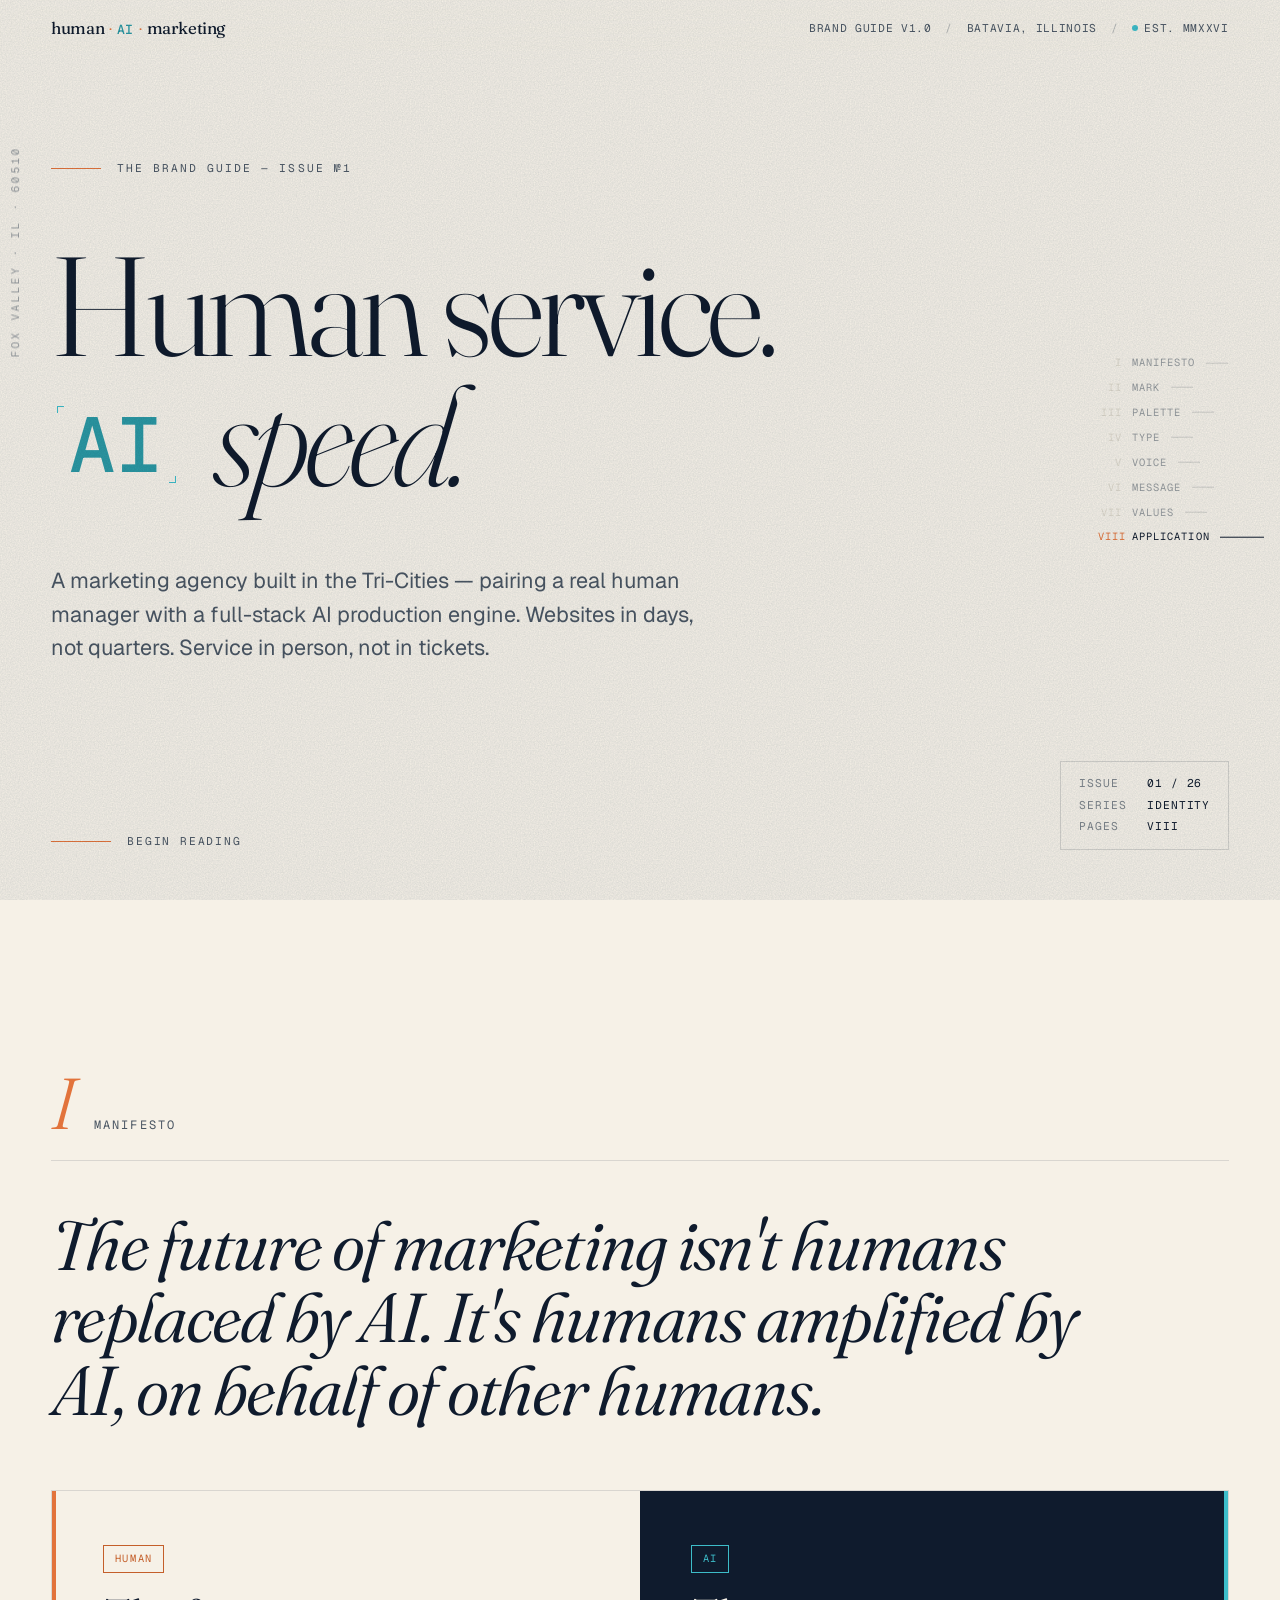
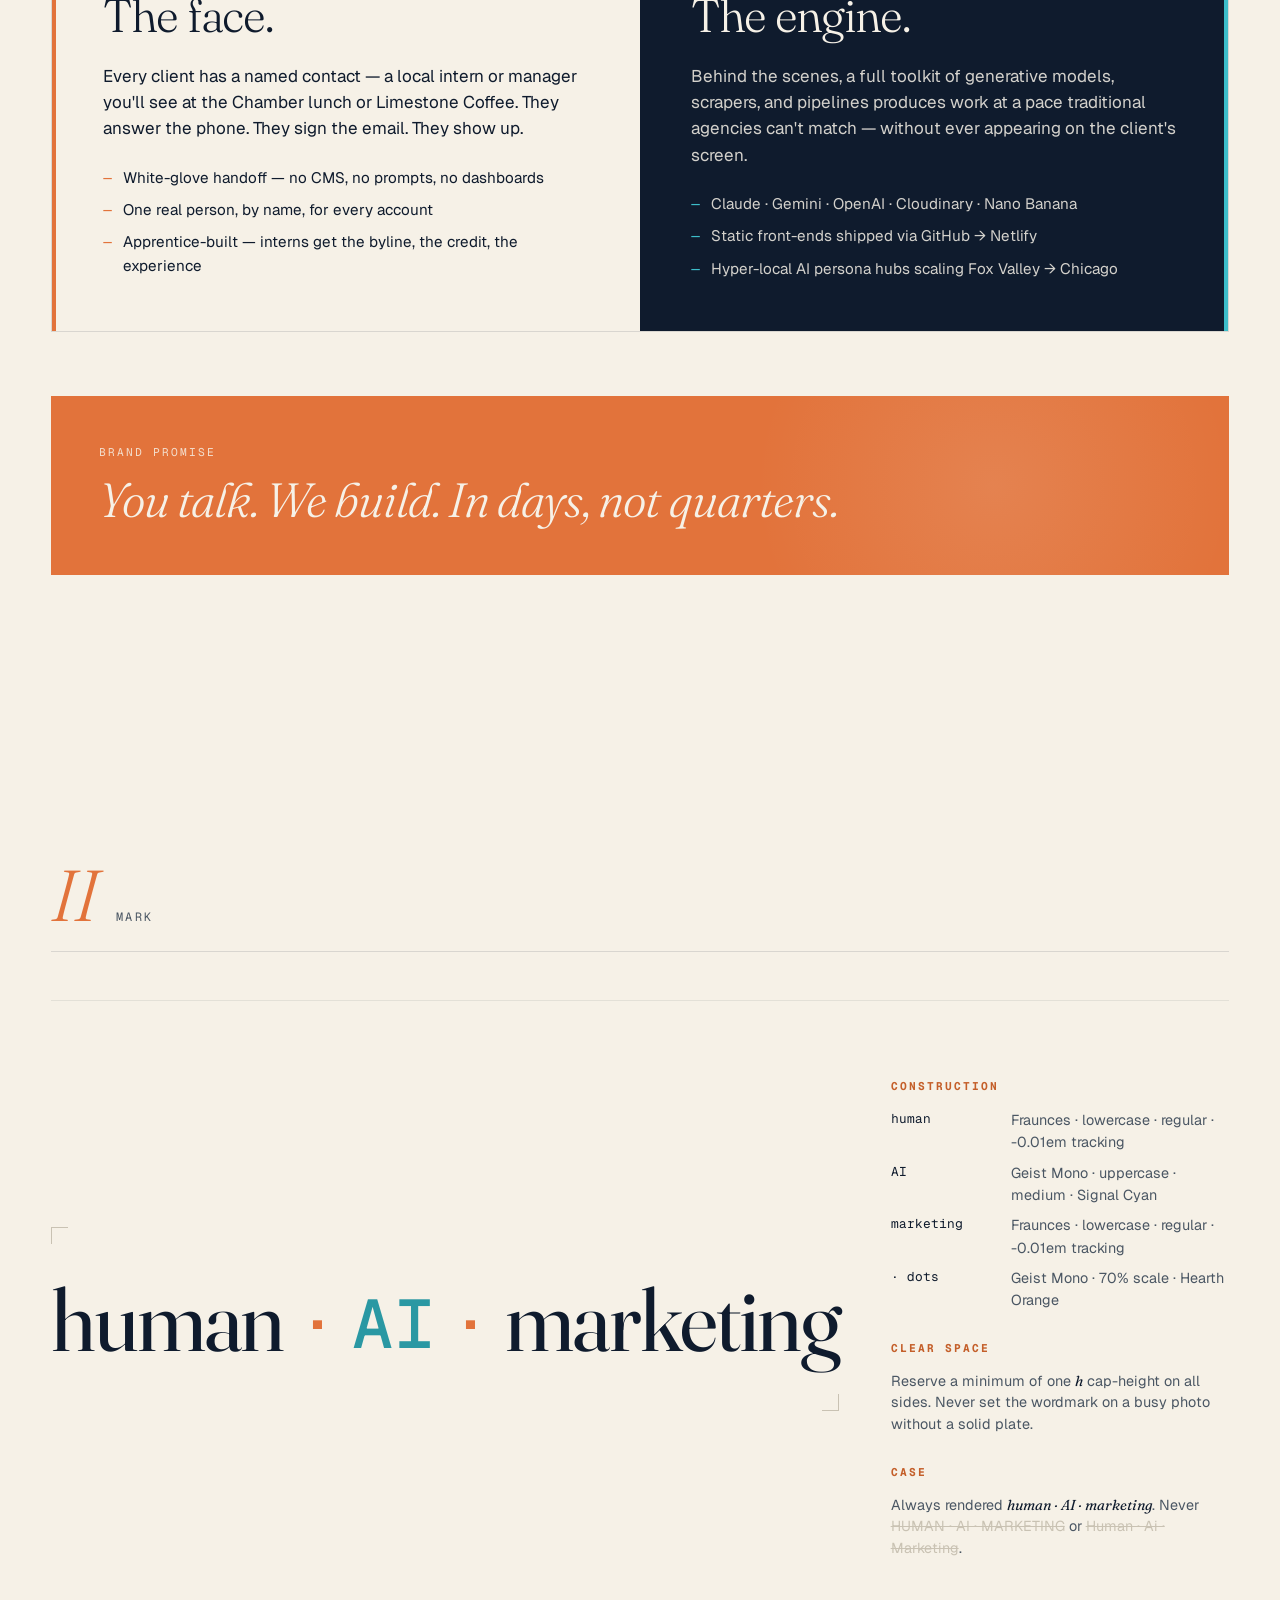
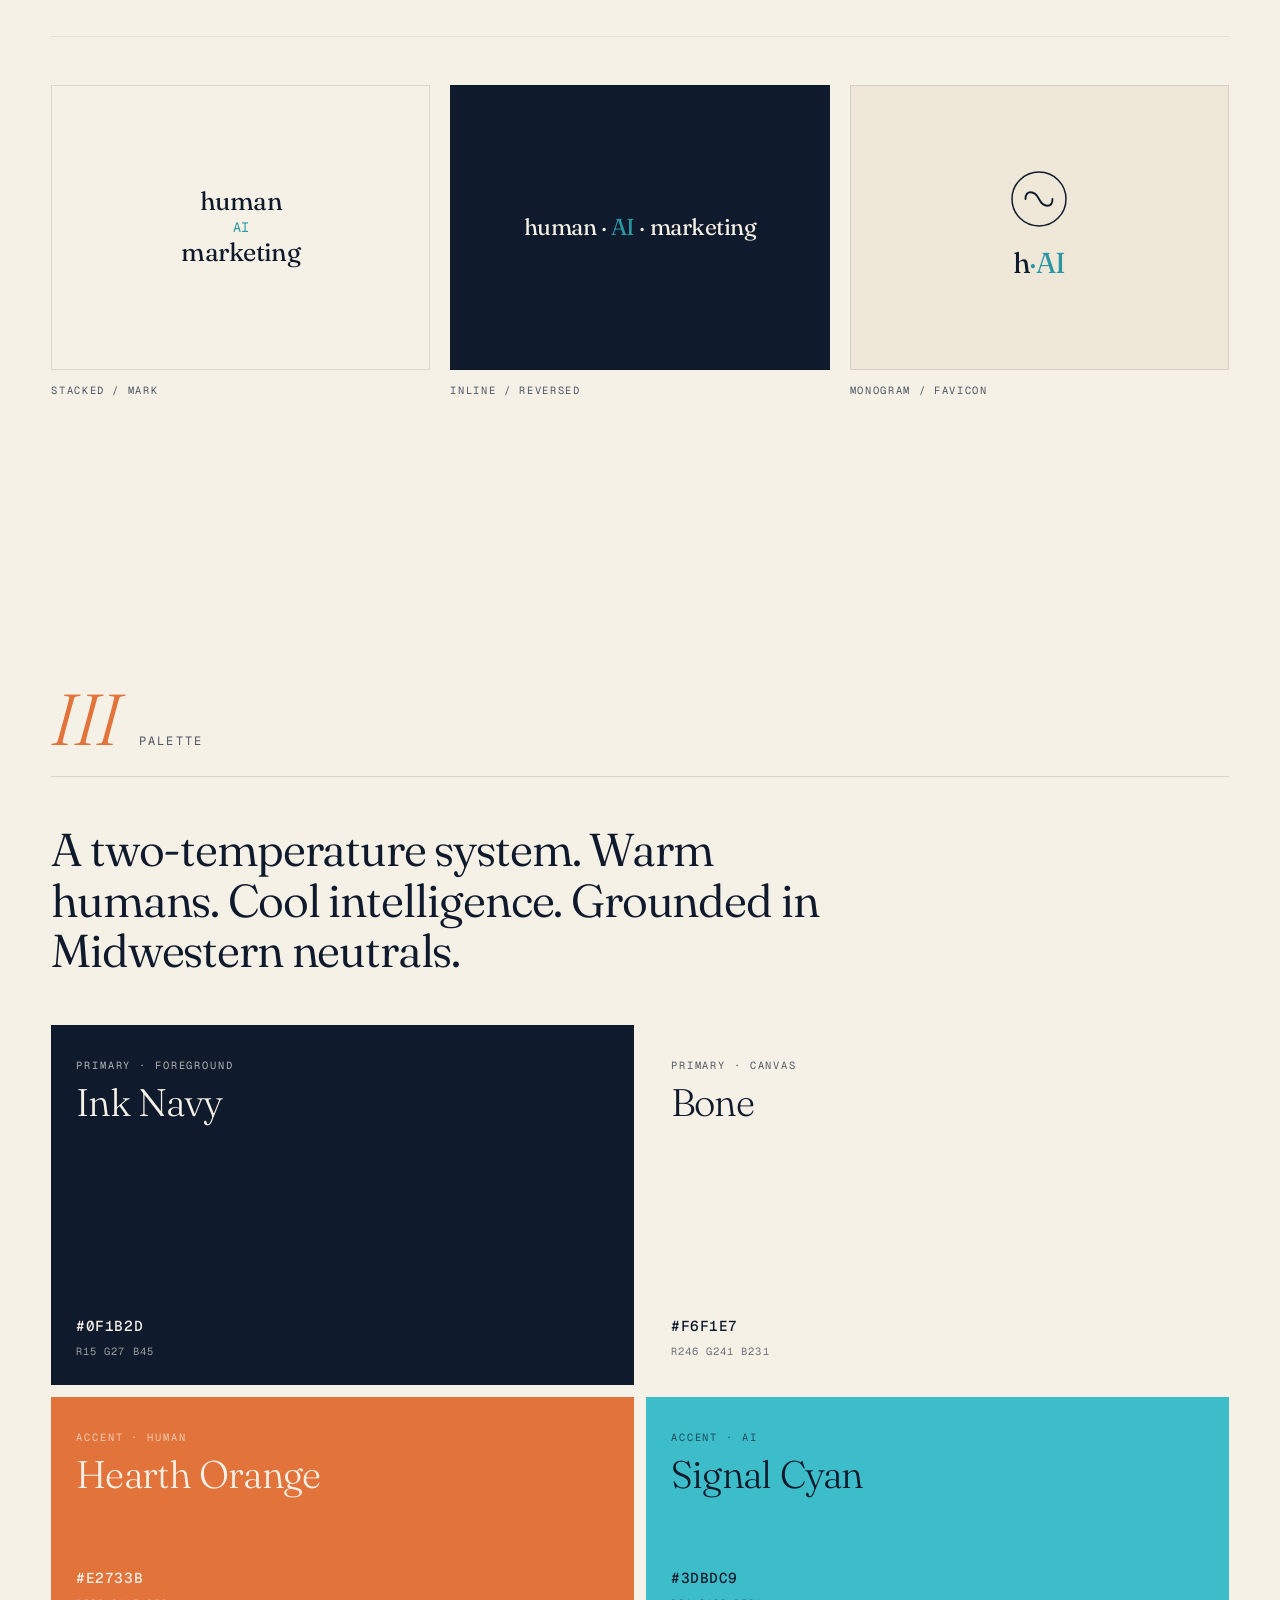
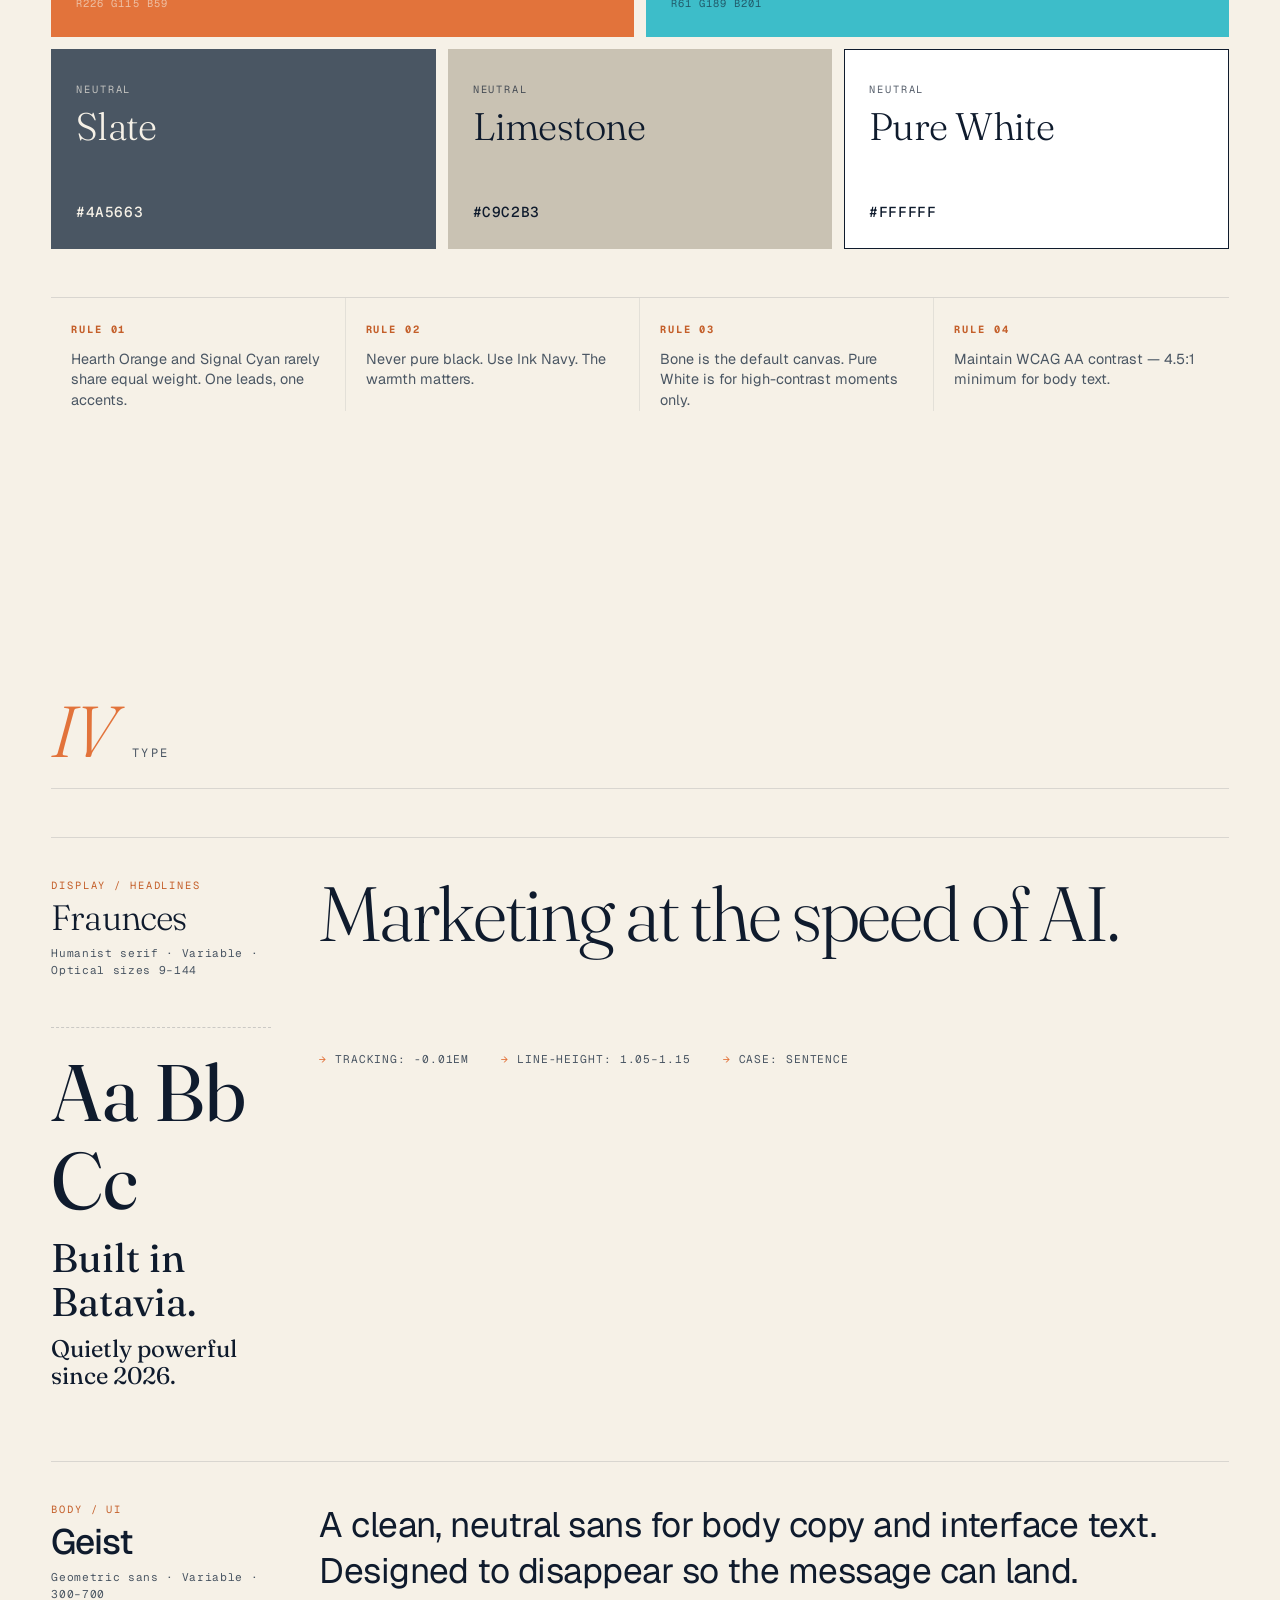
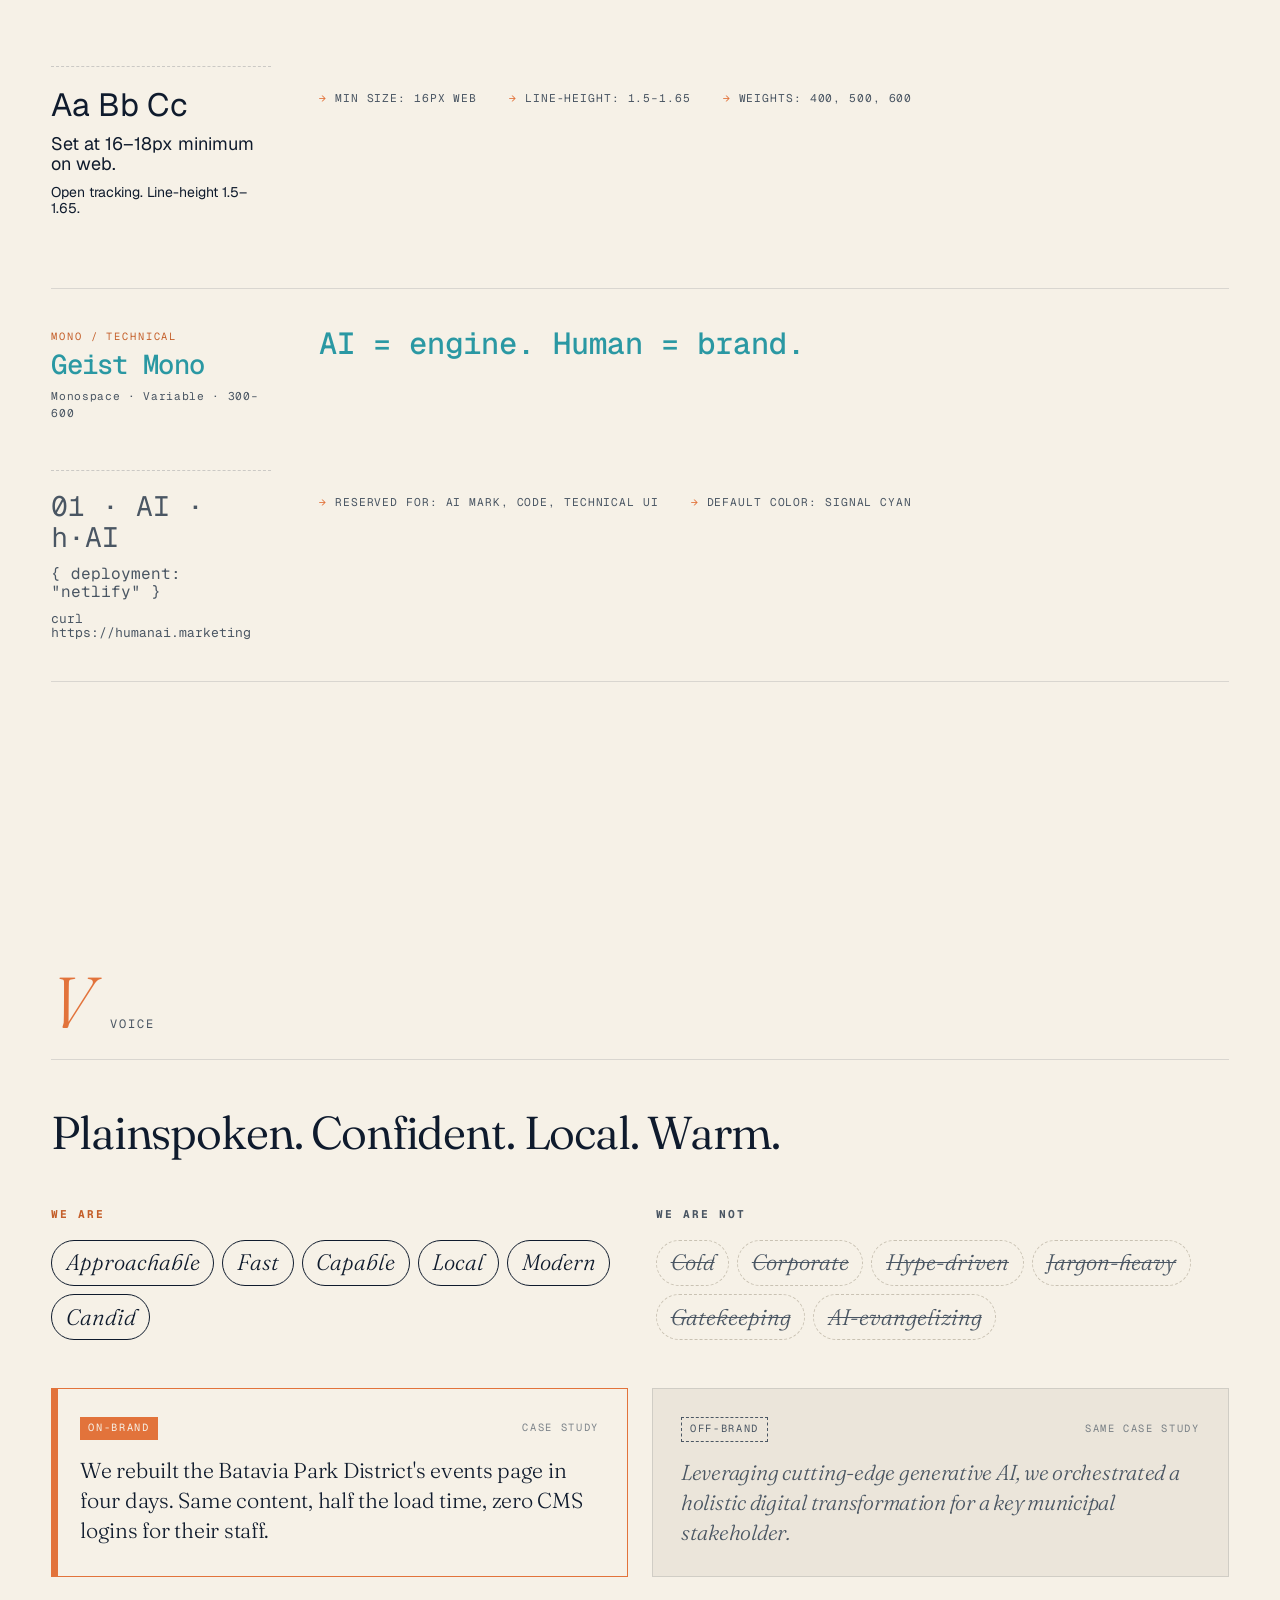
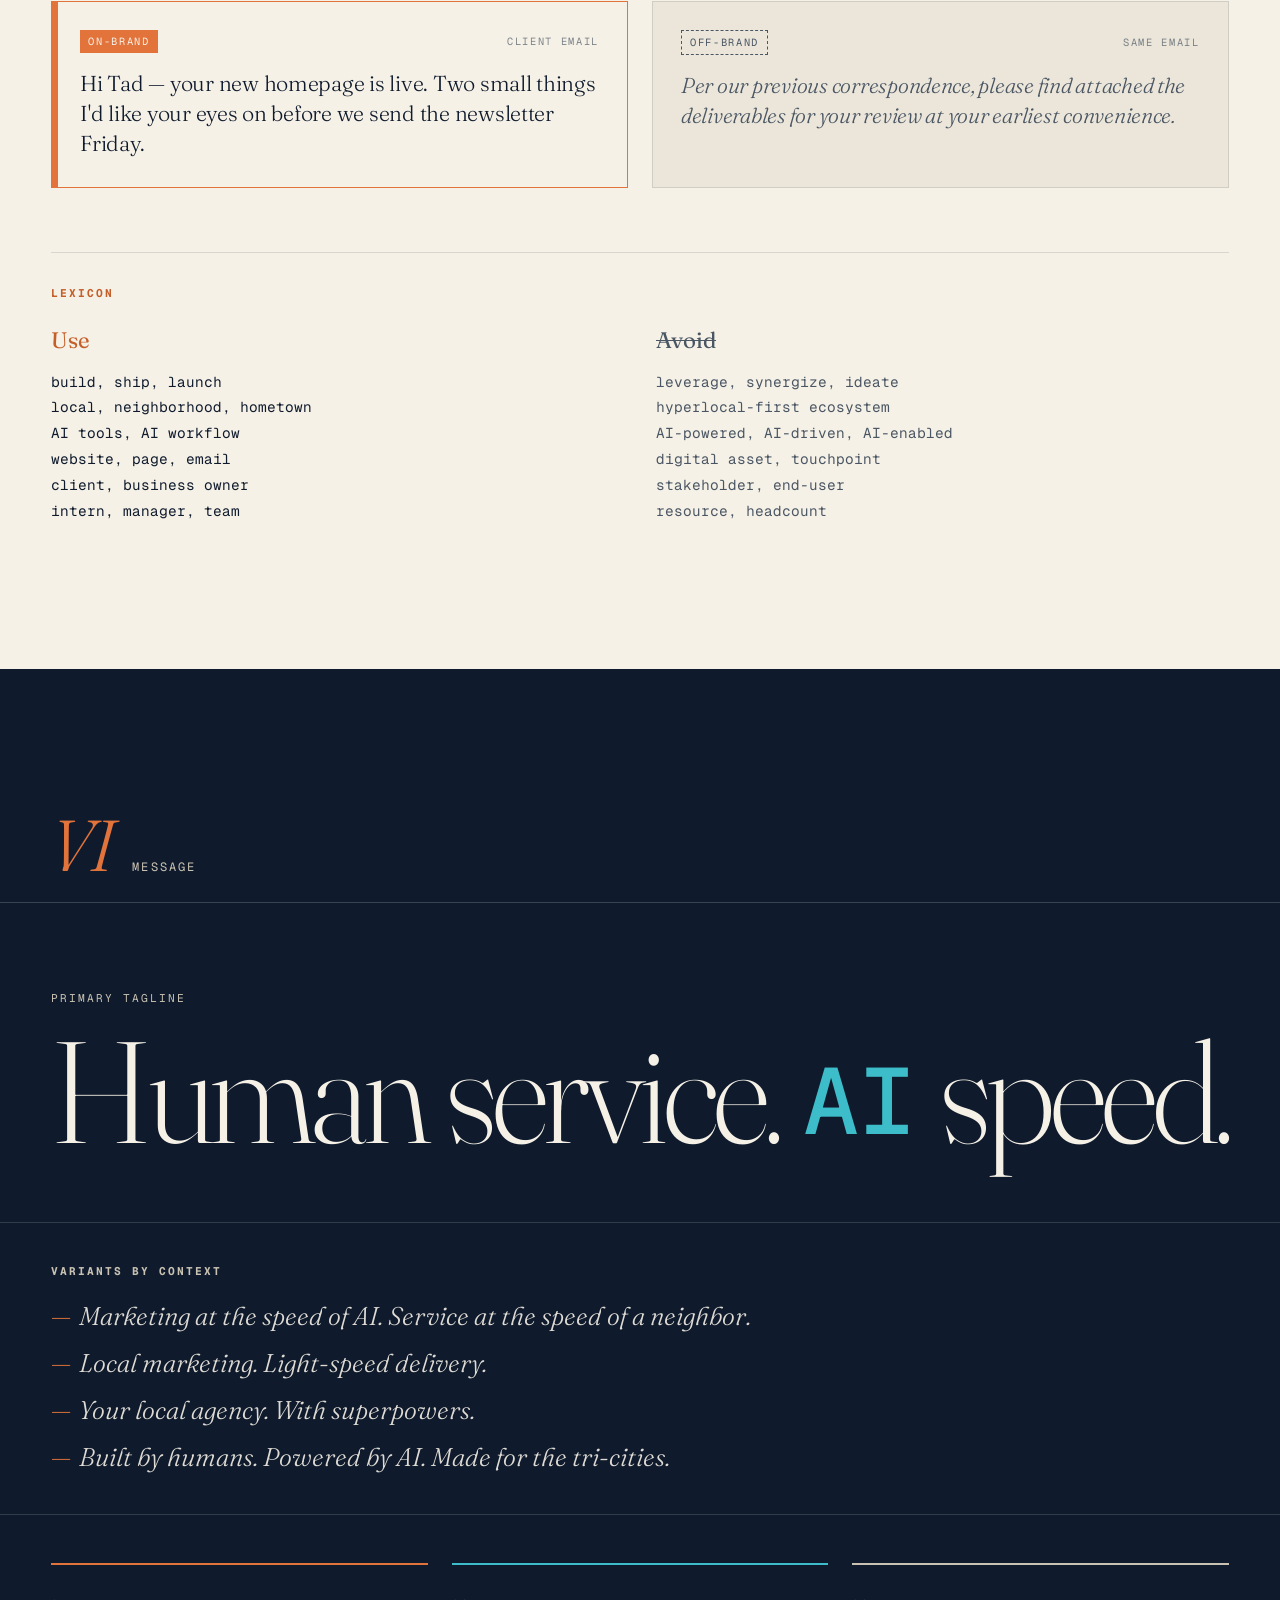
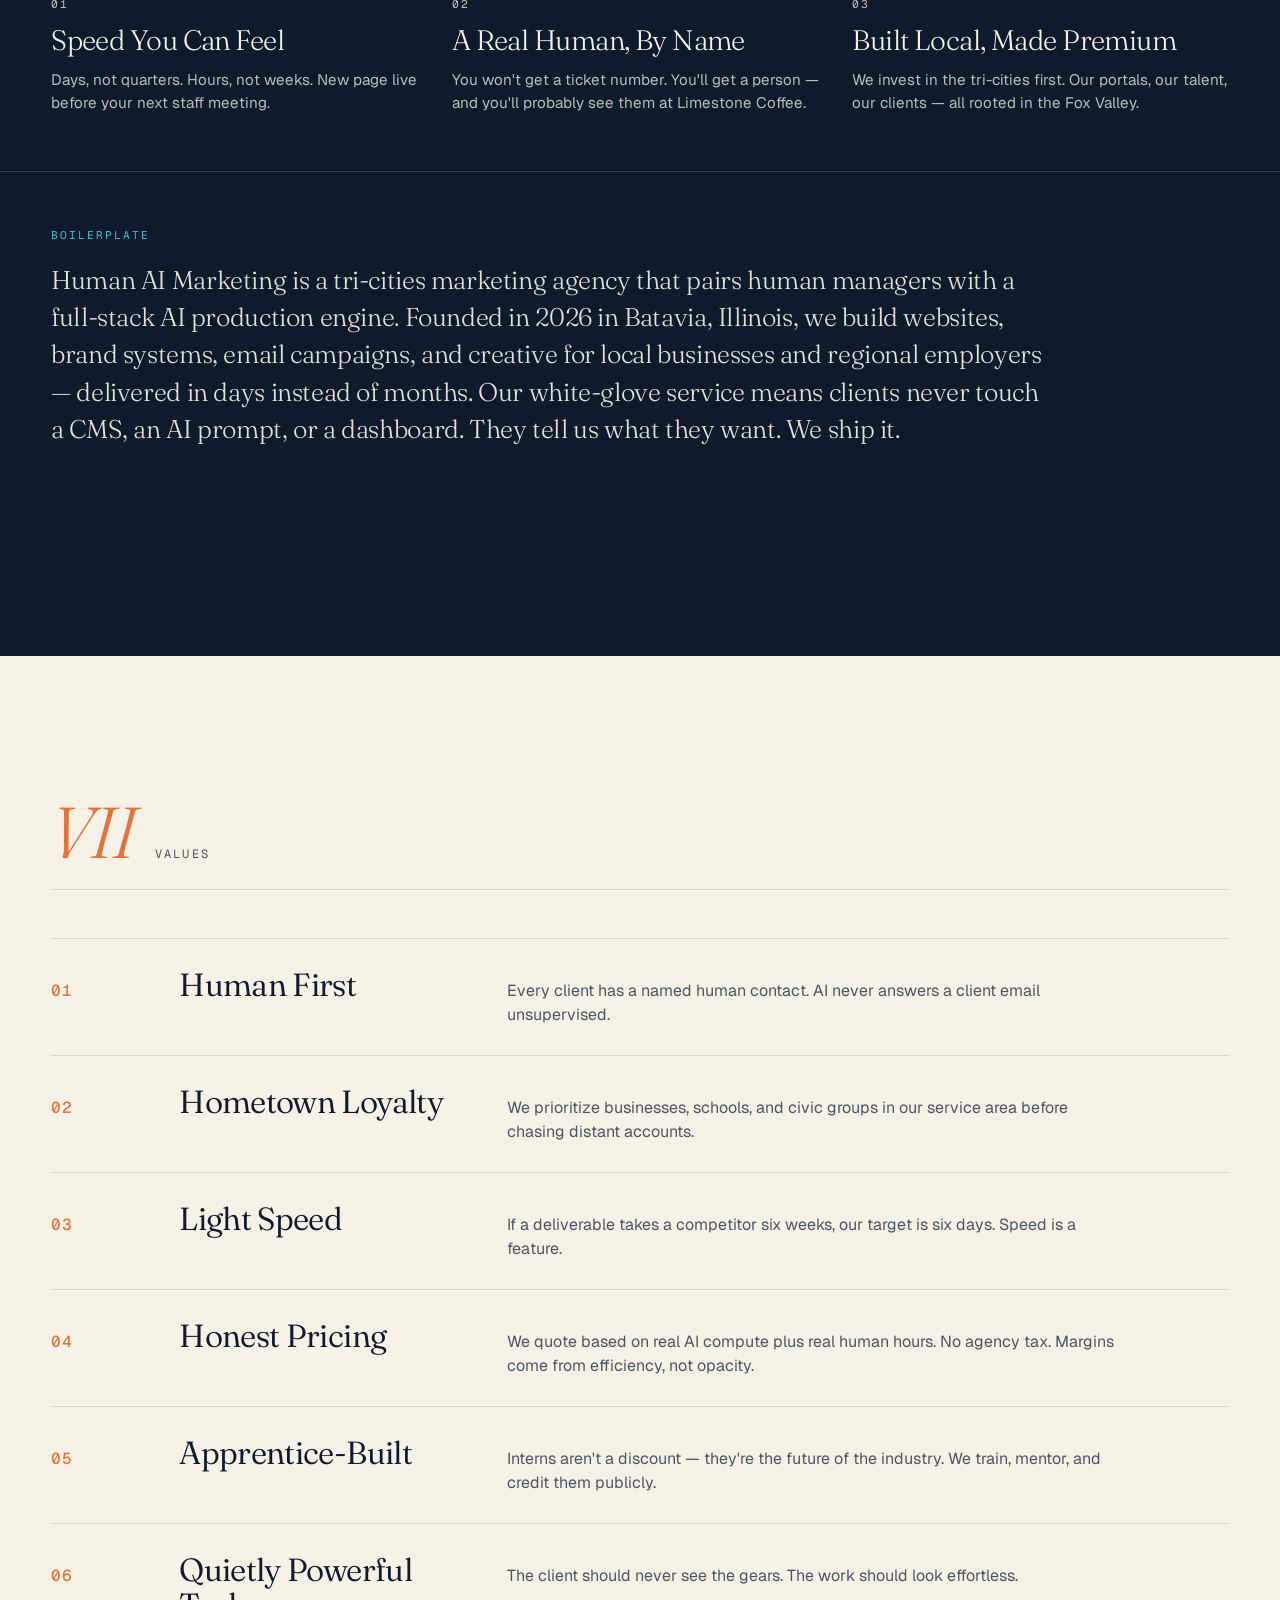
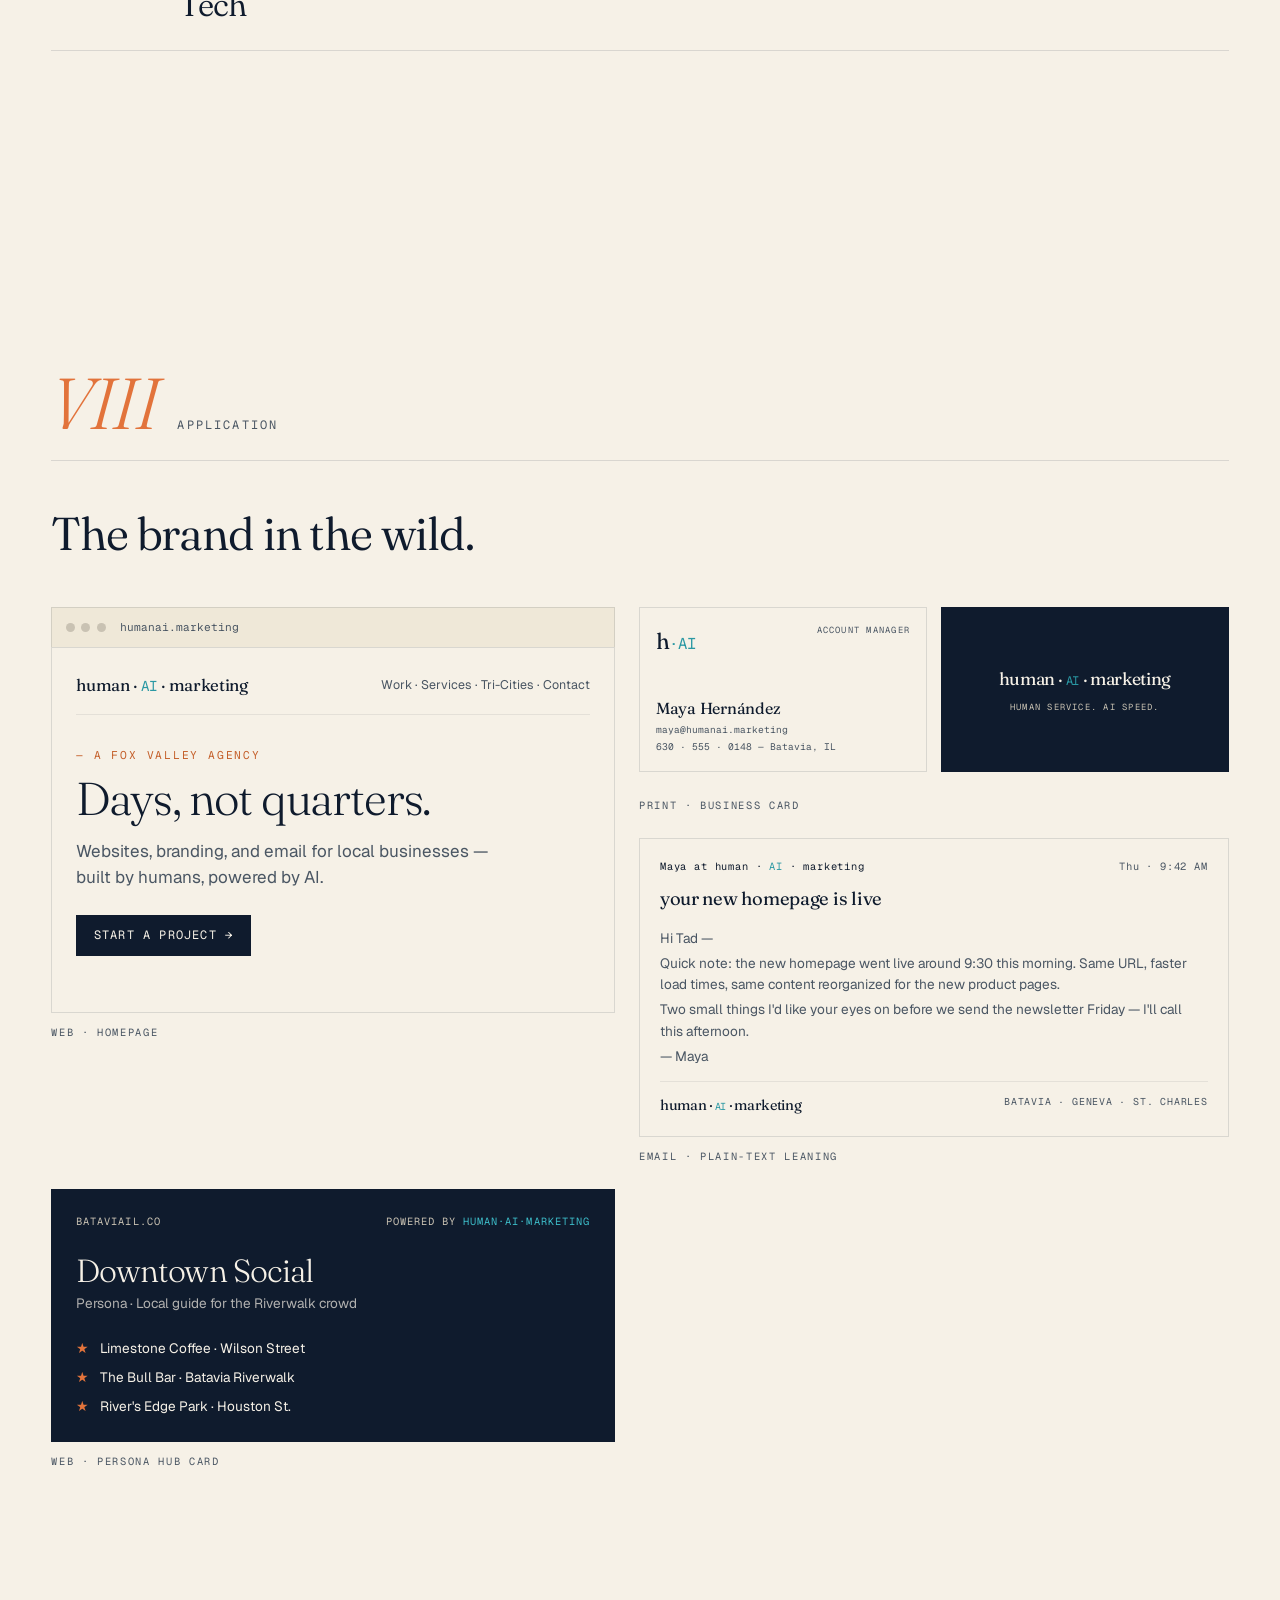
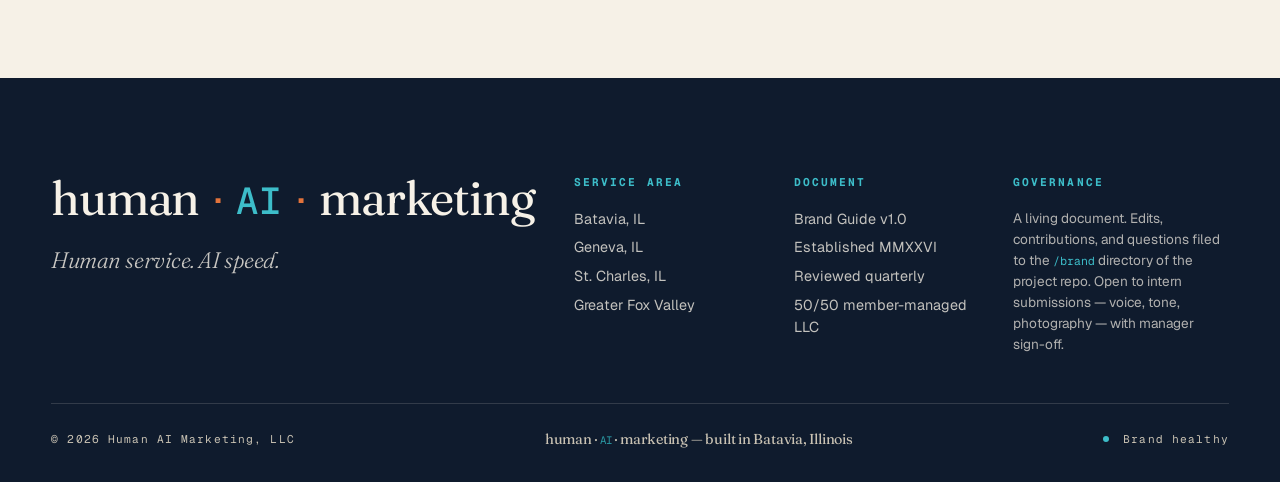
<file: brand/web/brand/v1/index.html>
<!DOCTYPE html>
<html lang="en">
<head>
  <meta charset="UTF-8" />
  <meta name="viewport" content="width=device-width, initial-scale=1.0" />
  <meta name="description" content="Human AI Marketing — Brand Guide. Human service. AI speed. A tri-cities marketing agency built in Batavia, Illinois." />
  <title>Brand Guide v1 (archive) · human · AI · marketing</title>
  <meta name="robots" content="noindex" />
  <link rel="icon" type="image/svg+xml" href="../../favicon.svg" />
  <link rel="apple-touch-icon" sizes="180x180" href="../../apple-touch-icon.png" />
  <link rel="preconnect" href="https://fonts.googleapis.com" />
  <link rel="preconnect" href="https://fonts.gstatic.com" crossorigin />
  <link href="https://fonts.googleapis.com/css2?family=Fraunces:ital,opsz,wght,SOFT@0,9..144,300..900,0..100;1,9..144,300..900,0..100&family=Geist:wght@300..700&family=Geist+Mono:wght@300..600&display=swap" rel="stylesheet" />
  <link rel="stylesheet" href="styles.css" />
</head>
<body>
  <!-- Grain overlay for tactile warmth -->
  <div class="grain" aria-hidden="true"></div>

  <!-- Scroll progress -->
  <div class="progress" aria-hidden="true"><span></span></div>

  <!-- Masthead -->
  <header class="masthead" role="banner">
    <div class="masthead__inner">
      <a href="#top" class="wordmark wordmark--mini" aria-label="Human AI Marketing — home">
        <span class="wordmark__h">human</span>
        <span class="wordmark__dot">·</span>
        <span class="wordmark__ai">AI</span>
        <span class="wordmark__dot">·</span>
        <span class="wordmark__m">marketing</span>
      </a>
      <div class="masthead__meta">
        <span>Brand Guide v1.0</span>
        <span class="masthead__sep">/</span>
        <span>Batavia, Illinois</span>
        <span class="masthead__sep">/</span>
        <span><span class="pulse"></span>Est. MMXXVI</span>
      </div>
    </div>
  </header>

  <!-- Side rail nav -->
  <nav class="rail" aria-label="Section navigation">
    <ol>
      <li><a href="#manifesto" data-roman="I">Manifesto</a></li>
      <li><a href="#mark" data-roman="II">Mark</a></li>
      <li><a href="#palette" data-roman="III">Palette</a></li>
      <li><a href="#type" data-roman="IV">Type</a></li>
      <li><a href="#voice" data-roman="V">Voice</a></li>
      <li><a href="#message" data-roman="VI">Message</a></li>
      <li><a href="#values" data-roman="VII">Values</a></li>
      <li><a href="#application" data-roman="VIII">Application</a></li>
    </ol>
  </nav>

  <main id="top">

    <!-- HERO -->
    <section class="hero">
      <div class="hero__grid">
        <div class="hero__eyebrow">
          <span class="eyebrow-line"></span>
          <span>The Brand Guide — Issue №1</span>
        </div>

        <h1 class="hero__title">
          <span class="hero__line">Human service.</span>
          <span class="hero__line hero__line--ai">
            <span class="ai-mark"><span class="ai-mark__inner">AI</span></span>
            speed.
          </span>
        </h1>

        <p class="hero__lede">
          A marketing agency built in the Tri-Cities — pairing a real human
          manager with a full-stack AI production engine. Websites in days,
          not quarters. Service in person, not in tickets.
        </p>

        <div class="hero__foot">
          <div class="hero__scroll">
            <span class="hero__scroll-line"></span>
            <span class="hero__scroll-text">Begin reading</span>
          </div>
          <div class="hero__stamp">
            <span class="stamp-row"><span class="stamp-key">Issue</span><span class="stamp-val">01 / 26</span></span>
            <span class="stamp-row"><span class="stamp-key">Series</span><span class="stamp-val">Identity</span></span>
            <span class="stamp-row"><span class="stamp-key">Pages</span><span class="stamp-val">VIII</span></span>
          </div>
        </div>
      </div>

      <div class="hero__margin">
        <span class="margin-note">Fox Valley · IL · 60510</span>
      </div>
    </section>

    <!-- I. MANIFESTO -->
    <section class="section section--manifesto" id="manifesto">
      <div class="section__head">
        <span class="section__roman">I</span>
        <span class="section__label">Manifesto</span>
      </div>

      <h2 class="display">The future of marketing isn't humans replaced by AI. It's humans amplified by AI, on behalf of other humans.</h2>

      <div class="split">
        <article class="split__half split__half--human">
          <header class="split__header">
            <span class="split__chip split__chip--orange">Human</span>
            <h3 class="split__title">The face.</h3>
          </header>
          <p>Every client has a named contact — a local intern or manager you'll see at the Chamber lunch or Limestone Coffee. They answer the phone. They sign the email. They show up.</p>
          <ul class="split__list">
            <li>White-glove handoff — no CMS, no prompts, no dashboards</li>
            <li>One real person, by name, for every account</li>
            <li>Apprentice-built — interns get the byline, the credit, the experience</li>
          </ul>
        </article>

        <article class="split__half split__half--ai">
          <header class="split__header">
            <span class="split__chip split__chip--cyan">AI</span>
            <h3 class="split__title">The engine.</h3>
          </header>
          <p>Behind the scenes, a full toolkit of generative models, scrapers, and pipelines produces work at a pace traditional agencies can't match — without ever appearing on the client's screen.</p>
          <ul class="split__list">
            <li>Claude · Gemini · OpenAI · Cloudinary · Nano Banana</li>
            <li>Static front-ends shipped via GitHub → Netlify</li>
            <li>Hyper-local AI persona hubs scaling Fox Valley → Chicago</li>
          </ul>
        </article>
      </div>

      <aside class="callout">
        <span class="callout__key">Brand Promise</span>
        <p class="callout__quote">You talk. We build. In days, not quarters.</p>
      </aside>
    </section>

    <!-- II. MARK -->
    <section class="section section--mark" id="mark">
      <div class="section__head">
        <span class="section__roman">II</span>
        <span class="section__label">Mark</span>
      </div>

      <div class="mark-grid">
        <div class="mark-grid__display">
          <div class="wordmark wordmark--xl">
            <span class="wordmark__h">human</span>
            <span class="wordmark__dot">·</span>
            <span class="wordmark__ai">AI</span>
            <span class="wordmark__dot">·</span>
            <span class="wordmark__m">marketing</span>
          </div>
        </div>

        <aside class="mark-grid__notes">
          <h3 class="mark-grid__title">Construction</h3>
          <dl class="spec-list">
            <dt>human</dt><dd>Fraunces · lowercase · regular · -0.01em tracking</dd>
            <dt>AI</dt><dd>Geist Mono · uppercase · medium · Signal Cyan</dd>
            <dt>marketing</dt><dd>Fraunces · lowercase · regular · -0.01em tracking</dd>
            <dt>· dots</dt><dd>Geist Mono · 70% scale · Hearth Orange</dd>
          </dl>

          <h3 class="mark-grid__title mark-grid__title--top">Clear Space</h3>
          <p class="mark-grid__caption">Reserve a minimum of one <em>h</em> cap-height on all sides. Never set the wordmark on a busy photo without a solid plate.</p>

          <h3 class="mark-grid__title mark-grid__title--top">Case</h3>
          <p class="mark-grid__caption">Always rendered <em>human · AI · marketing</em>. Never <span class="muted">HUMAN · AI · MARKETING</span> or <span class="muted">Human · Ai · Marketing</span>.</p>
        </aside>
      </div>

      <!-- Lockup variations -->
      <div class="lockups">
        <figure class="lockup lockup--light">
          <div class="lockup__face">
            <span class="lockup__mono">human</span>
            <span class="lockup__mono lockup__mono--cyan">AI</span>
            <span class="lockup__mono">marketing</span>
          </div>
          <figcaption>Stacked / Mark</figcaption>
        </figure>

        <figure class="lockup lockup--dark">
          <div class="lockup__face">
            <span class="lockup__inline">human · <span class="cyan">AI</span> · marketing</span>
          </div>
          <figcaption>Inline / Reversed</figcaption>
        </figure>

        <figure class="lockup lockup--mono">
          <div class="lockup__face">
            <svg viewBox="0 0 80 80" class="lockup__icon" aria-hidden="true">
              <circle cx="40" cy="40" r="36" stroke="currentColor" stroke-width="2" fill="none" />
              <path d="M 22 40 C 22 28, 34 28, 40 40 C 46 52, 58 52, 58 40" stroke="currentColor" stroke-width="2.5" fill="none" stroke-linecap="round" />
            </svg>
            <span class="lockup__hai">h<span class="cyan">·AI</span></span>
          </div>
          <figcaption>Monogram / Favicon</figcaption>
        </figure>
      </div>
    </section>

    <!-- III. PALETTE -->
    <section class="section section--palette" id="palette">
      <div class="section__head">
        <span class="section__roman">III</span>
        <span class="section__label">Palette</span>
      </div>

      <h2 class="display display--sm">A two-temperature system. Warm humans. Cool intelligence. Grounded in Midwestern neutrals.</h2>

      <div class="palette-grid">
        <article class="swatch swatch--lg swatch--navy" style="--bg:#0F1B2D; --fg:#F6F1E7;">
          <header>
            <span class="swatch__role">Primary · Foreground</span>
            <h3 class="swatch__name">Ink Navy</h3>
          </header>
          <footer>
            <code class="swatch__hex" data-copy="#0F1B2D">#0F1B2D</code>
            <span class="swatch__rgb">R15 G27 B45</span>
          </footer>
        </article>

        <article class="swatch swatch--lg swatch--bone" style="--bg:#F6F1E7; --fg:#0F1B2D;">
          <header>
            <span class="swatch__role">Primary · Canvas</span>
            <h3 class="swatch__name">Bone</h3>
          </header>
          <footer>
            <code class="swatch__hex" data-copy="#F6F1E7">#F6F1E7</code>
            <span class="swatch__rgb">R246 G241 B231</span>
          </footer>
        </article>

        <article class="swatch swatch--md swatch--orange" style="--bg:#E2733B; --fg:#F6F1E7;">
          <header>
            <span class="swatch__role">Accent · Human</span>
            <h3 class="swatch__name">Hearth Orange</h3>
          </header>
          <footer>
            <code class="swatch__hex" data-copy="#E2733B">#E2733B</code>
            <span class="swatch__rgb">R226 G115 B59</span>
          </footer>
        </article>

        <article class="swatch swatch--md swatch--cyan" style="--bg:#3DBDC9; --fg:#0F1B2D;">
          <header>
            <span class="swatch__role">Accent · AI</span>
            <h3 class="swatch__name">Signal Cyan</h3>
          </header>
          <footer>
            <code class="swatch__hex" data-copy="#3DBDC9">#3DBDC9</code>
            <span class="swatch__rgb">R61 G189 B201</span>
          </footer>
        </article>

        <article class="swatch swatch--sm" style="--bg:#4A5663; --fg:#F6F1E7;">
          <header>
            <span class="swatch__role">Neutral</span>
            <h3 class="swatch__name">Slate</h3>
          </header>
          <footer>
            <code class="swatch__hex" data-copy="#4A5663">#4A5663</code>
          </footer>
        </article>

        <article class="swatch swatch--sm" style="--bg:#C9C2B3; --fg:#0F1B2D;">
          <header>
            <span class="swatch__role">Neutral</span>
            <h3 class="swatch__name">Limestone</h3>
          </header>
          <footer>
            <code class="swatch__hex" data-copy="#C9C2B3">#C9C2B3</code>
          </footer>
        </article>

        <article class="swatch swatch--sm" style="--bg:#FFFFFF; --fg:#0F1B2D; --border:#0F1B2D;">
          <header>
            <span class="swatch__role">Neutral</span>
            <h3 class="swatch__name">Pure White</h3>
          </header>
          <footer>
            <code class="swatch__hex" data-copy="#FFFFFF">#FFFFFF</code>
          </footer>
        </article>
      </div>

      <div class="rules">
        <div class="rules__col">
          <h4>Rule 01</h4>
          <p>Hearth Orange and Signal Cyan rarely share equal weight. One leads, one accents.</p>
        </div>
        <div class="rules__col">
          <h4>Rule 02</h4>
          <p>Never pure black. Use Ink Navy. The warmth matters.</p>
        </div>
        <div class="rules__col">
          <h4>Rule 03</h4>
          <p>Bone is the default canvas. Pure White is for high-contrast moments only.</p>
        </div>
        <div class="rules__col">
          <h4>Rule 04</h4>
          <p>Maintain WCAG AA contrast — 4.5:1 minimum for body text.</p>
        </div>
      </div>
    </section>

    <!-- IV. TYPE -->
    <section class="section section--type" id="type">
      <div class="section__head">
        <span class="section__roman">IV</span>
        <span class="section__label">Type</span>
      </div>

      <div class="type-grid">

        <article class="specimen specimen--display">
          <header class="specimen__head">
            <span class="specimen__role">Display / Headlines</span>
            <h3 class="specimen__name">Fraunces</h3>
            <span class="specimen__meta">Humanist serif · Variable · Optical sizes 9–144</span>
          </header>
          <p class="specimen__sample">Marketing at the speed of AI.</p>
          <div class="specimen__scale">
            <span class="scale-row" style="font-size: 5rem;">Aa Bb Cc</span>
            <span class="scale-row" style="font-size: 2.5rem;">Built in Batavia.</span>
            <span class="scale-row" style="font-size: 1.5rem;">Quietly powerful since 2026.</span>
          </div>
          <footer class="specimen__foot">
            <span>Tracking: -0.01em</span>
            <span>Line-height: 1.05–1.15</span>
            <span>Case: Sentence</span>
          </footer>
        </article>

        <article class="specimen specimen--body">
          <header class="specimen__head">
            <span class="specimen__role">Body / UI</span>
            <h3 class="specimen__name specimen__name--sans">Geist</h3>
            <span class="specimen__meta">Geometric sans · Variable · 300–700</span>
          </header>
          <p class="specimen__sample specimen__sample--sans">A clean, neutral sans for body copy and interface text. Designed to disappear so the message can land.</p>
          <div class="specimen__scale specimen__scale--sans">
            <span class="scale-row" style="font-size: 2rem;">Aa Bb Cc</span>
            <span class="scale-row" style="font-size: 1.125rem;">Set at 16–18px minimum on web.</span>
            <span class="scale-row" style="font-size: 0.875rem;">Open tracking. Line-height 1.5–1.65.</span>
          </div>
          <footer class="specimen__foot">
            <span>Min size: 16px web</span>
            <span>Line-height: 1.5–1.65</span>
            <span>Weights: 400, 500, 600</span>
          </footer>
        </article>

        <article class="specimen specimen--mono">
          <header class="specimen__head">
            <span class="specimen__role">Mono / Technical</span>
            <h3 class="specimen__name specimen__name--mono">Geist Mono</h3>
            <span class="specimen__meta">Monospace · Variable · 300–600</span>
          </header>
          <p class="specimen__sample specimen__sample--mono">AI = engine. Human = brand.</p>
          <div class="specimen__scale specimen__scale--mono">
            <span class="scale-row" style="font-size: 1.75rem;">01 · AI · h·AI</span>
            <span class="scale-row" style="font-size: 1rem;">{ deployment: "netlify" }</span>
            <span class="scale-row" style="font-size: 0.8125rem;">curl https://humanai.marketing</span>
          </div>
          <footer class="specimen__foot">
            <span>Reserved for: AI mark, code, technical UI</span>
            <span>Default color: Signal Cyan</span>
          </footer>
        </article>

      </div>
    </section>

    <!-- V. VOICE -->
    <section class="section section--voice" id="voice">
      <div class="section__head">
        <span class="section__roman">V</span>
        <span class="section__label">Voice</span>
      </div>

      <h2 class="display display--sm">Plainspoken. Confident. Local. Warm.</h2>

      <div class="voice-attrs">
        <div class="voice-col">
          <h4>We are</h4>
          <ul class="tag-list">
            <li>Approachable</li>
            <li>Fast</li>
            <li>Capable</li>
            <li>Local</li>
            <li>Modern</li>
            <li>Candid</li>
          </ul>
        </div>
        <div class="voice-col voice-col--neg">
          <h4>We are not</h4>
          <ul class="tag-list tag-list--strike">
            <li>Cold</li>
            <li>Corporate</li>
            <li>Hype-driven</li>
            <li>Jargon-heavy</li>
            <li>Gatekeeping</li>
            <li>AI-evangelizing</li>
          </ul>
        </div>
      </div>

      <div class="examples">
        <article class="example example--good">
          <header>
            <span class="example__badge example__badge--good">On-brand</span>
            <span class="example__ctx">Case study</span>
          </header>
          <blockquote>
            We rebuilt the Batavia Park District's events page in four days. Same content, half the load time, zero CMS logins for their staff.
          </blockquote>
        </article>

        <article class="example example--bad">
          <header>
            <span class="example__badge example__badge--bad">Off-brand</span>
            <span class="example__ctx">Same case study</span>
          </header>
          <blockquote>
            Leveraging cutting-edge generative AI, we orchestrated a holistic digital transformation for a key municipal stakeholder.
          </blockquote>
        </article>

        <article class="example example--good">
          <header>
            <span class="example__badge example__badge--good">On-brand</span>
            <span class="example__ctx">Client email</span>
          </header>
          <blockquote>
            Hi Tad — your new homepage is live. Two small things I'd like your eyes on before we send the newsletter Friday.
          </blockquote>
        </article>

        <article class="example example--bad">
          <header>
            <span class="example__badge example__badge--bad">Off-brand</span>
            <span class="example__ctx">Same email</span>
          </header>
          <blockquote>
            Per our previous correspondence, please find attached the deliverables for your review at your earliest convenience.
          </blockquote>
        </article>
      </div>

      <div class="lex">
        <h3 class="lex__title">Lexicon</h3>
        <div class="lex__grid">
          <div class="lex__col lex__col--use">
            <h4>Use</h4>
            <ul>
              <li>build, ship, launch</li>
              <li>local, neighborhood, hometown</li>
              <li>AI tools, AI workflow</li>
              <li>website, page, email</li>
              <li>client, business owner</li>
              <li>intern, manager, team</li>
            </ul>
          </div>
          <div class="lex__col lex__col--avoid">
            <h4>Avoid</h4>
            <ul>
              <li>leverage, synergize, ideate</li>
              <li>hyperlocal-first ecosystem</li>
              <li>AI-powered, AI-driven, AI-enabled</li>
              <li>digital asset, touchpoint</li>
              <li>stakeholder, end-user</li>
              <li>resource, headcount</li>
            </ul>
          </div>
        </div>
      </div>
    </section>

    <!-- VI. MESSAGE -->
    <section class="section section--message" id="message">
      <div class="section__head section__head--dark">
        <span class="section__roman">VI</span>
        <span class="section__label">Message</span>
      </div>

      <div class="tagline">
        <span class="tagline__pre">Primary tagline</span>
        <p class="tagline__main">Human service. <span class="cyan-mono">AI</span> speed.</p>
      </div>

      <div class="tag-alts">
        <h3>Variants by context</h3>
        <ul>
          <li>Marketing at the speed of AI. Service at the speed of a neighbor.</li>
          <li>Local marketing. Light-speed delivery.</li>
          <li>Your local agency. With superpowers.</li>
          <li>Built by humans. Powered by AI. Made for the tri-cities.</li>
        </ul>
      </div>

      <div class="pillars">
        <article class="pillar">
          <span class="pillar__num">01</span>
          <h3 class="pillar__title">Speed You Can Feel</h3>
          <p>Days, not quarters. Hours, not weeks. New page live before your next staff meeting.</p>
        </article>
        <article class="pillar">
          <span class="pillar__num">02</span>
          <h3 class="pillar__title">A Real Human, By Name</h3>
          <p>You won't get a ticket number. You'll get a person — and you'll probably see them at Limestone Coffee.</p>
        </article>
        <article class="pillar">
          <span class="pillar__num">03</span>
          <h3 class="pillar__title">Built Local, Made Premium</h3>
          <p>We invest in the tri-cities first. Our portals, our talent, our clients — all rooted in the Fox Valley.</p>
        </article>
      </div>

      <div class="boiler">
        <span class="boiler__label">Boilerplate</span>
        <p>Human AI Marketing is a tri-cities marketing agency that pairs human managers with a full-stack AI production engine. Founded in 2026 in Batavia, Illinois, we build websites, brand systems, email campaigns, and creative for local businesses and regional employers — delivered in days instead of months. Our white-glove service means clients never touch a CMS, an AI prompt, or a dashboard. They tell us what they want. We ship it.</p>
      </div>
    </section>

    <!-- VII. VALUES -->
    <section class="section section--values" id="values">
      <div class="section__head">
        <span class="section__roman">VII</span>
        <span class="section__label">Values</span>
      </div>

      <ol class="values-list">
        <li class="value">
          <span class="value__num">01</span>
          <h3 class="value__title">Human First</h3>
          <p>Every client has a named human contact. AI never answers a client email unsupervised.</p>
        </li>
        <li class="value">
          <span class="value__num">02</span>
          <h3 class="value__title">Hometown Loyalty</h3>
          <p>We prioritize businesses, schools, and civic groups in our service area before chasing distant accounts.</p>
        </li>
        <li class="value">
          <span class="value__num">03</span>
          <h3 class="value__title">Light Speed</h3>
          <p>If a deliverable takes a competitor six weeks, our target is six days. Speed is a feature.</p>
        </li>
        <li class="value">
          <span class="value__num">04</span>
          <h3 class="value__title">Honest Pricing</h3>
          <p>We quote based on real AI compute plus real human hours. No agency tax. Margins come from efficiency, not opacity.</p>
        </li>
        <li class="value">
          <span class="value__num">05</span>
          <h3 class="value__title">Apprentice-Built</h3>
          <p>Interns aren't a discount — they're the future of the industry. We train, mentor, and credit them publicly.</p>
        </li>
        <li class="value">
          <span class="value__num">06</span>
          <h3 class="value__title">Quietly Powerful Tech</h3>
          <p>The client should never see the gears. The work should look effortless.</p>
        </li>
      </ol>
    </section>

    <!-- VIII. APPLICATION -->
    <section class="section section--application" id="application">
      <div class="section__head">
        <span class="section__roman">VIII</span>
        <span class="section__label">Application</span>
      </div>

      <h2 class="display display--sm">The brand in the wild.</h2>

      <div class="apps">
        <!-- Website mock -->
        <figure class="app app--web">
          <div class="app__chrome">
            <span class="app__dot"></span>
            <span class="app__dot"></span>
            <span class="app__dot"></span>
            <span class="app__url">humanai.marketing</span>
          </div>
          <div class="app__screen">
            <div class="screen-nav">
              <span class="screen-logo">human · <span class="cyan">AI</span> · marketing</span>
              <span class="screen-links">Work · Services · Tri-Cities · Contact</span>
            </div>
            <div class="screen-hero">
              <p class="screen-eyebrow">— A Fox Valley agency</p>
              <h4 class="screen-title">Days, not quarters.</h4>
              <p class="screen-sub">Websites, branding, and email for local businesses — built by humans, powered by AI.</p>
              <div class="screen-cta">Start a project →</div>
            </div>
          </div>
          <figcaption>Web · Homepage</figcaption>
        </figure>

        <!-- Business card -->
        <figure class="app app--card">
          <div class="card card--front">
            <div class="card__top">
              <span class="card__logo">h<span class="cyan">·AI</span></span>
              <span class="card__role">Account Manager</span>
            </div>
            <div class="card__bot">
              <p class="card__name">Maya Hernández</p>
              <p class="card__meta">maya@humanai.marketing</p>
              <p class="card__meta">630 · 555 · 0148 — Batavia, IL</p>
            </div>
          </div>
          <div class="card card--back">
            <span class="card__back-mark">human · <span class="cyan">AI</span> · marketing</span>
            <span class="card__back-tag">Human service. AI speed.</span>
          </div>
          <figcaption>Print · Business Card</figcaption>
        </figure>

        <!-- Email -->
        <figure class="app app--email">
          <div class="email">
            <div class="email__head">
              <span class="email__from">Maya at human · <span class="cyan">AI</span> · marketing</span>
              <span class="email__date">Thu · 9:42 AM</span>
            </div>
            <p class="email__subj">your new homepage is live</p>
            <div class="email__body">
              <p>Hi Tad —</p>
              <p>Quick note: the new homepage went live around 9:30 this morning. Same URL, faster load times, same content reorganized for the new product pages.</p>
              <p>Two small things I'd like your eyes on before we send the newsletter Friday — I'll call this afternoon.</p>
              <p>— Maya</p>
            </div>
            <div class="email__sig">
              <span class="sig-mark">human · <span class="cyan">AI</span> · marketing</span>
              <span class="sig-meta">Batavia · Geneva · St. Charles</span>
            </div>
          </div>
          <figcaption>Email · Plain-text leaning</figcaption>
        </figure>

        <!-- Persona Hub -->
        <figure class="app app--hub">
          <div class="hub">
            <div class="hub__top">
              <span class="hub__locale">BataviaIL.co</span>
              <span class="hub__powered">Powered by <span class="cyan">human·AI·marketing</span></span>
            </div>
            <h4 class="hub__title">Downtown Social</h4>
            <p class="hub__sub">Persona · Local guide for the Riverwalk crowd</p>
            <ul class="hub__list">
              <li><span class="hub__badge">★</span> Limestone Coffee · Wilson Street</li>
              <li><span class="hub__badge">★</span> The Bull Bar · Batavia Riverwalk</li>
              <li><span class="hub__badge">★</span> River's Edge Park · Houston St.</li>
            </ul>
          </div>
          <figcaption>Web · Persona Hub Card</figcaption>
        </figure>
      </div>
    </section>

  </main>

  <!-- Footer -->
  <footer class="footer">
    <div class="footer__grid">
      <div class="footer__col footer__col--mark">
        <div class="wordmark wordmark--lg">
          <span class="wordmark__h">human</span>
          <span class="wordmark__dot">·</span>
          <span class="wordmark__ai">AI</span>
          <span class="wordmark__dot">·</span>
          <span class="wordmark__m">marketing</span>
        </div>
        <p class="footer__tag">Human service. AI speed.</p>
      </div>

      <div class="footer__col">
        <h5>Service Area</h5>
        <ul>
          <li>Batavia, IL</li>
          <li>Geneva, IL</li>
          <li>St. Charles, IL</li>
          <li>Greater Fox Valley</li>
        </ul>
      </div>

      <div class="footer__col">
        <h5>Document</h5>
        <ul>
          <li>Brand Guide v1.0</li>
          <li>Established MMXXVI</li>
          <li>Reviewed quarterly</li>
          <li>50/50 member-managed LLC</li>
        </ul>
      </div>

      <div class="footer__col">
        <h5>Governance</h5>
        <p class="footer__governance">A living document. Edits, contributions, and questions filed to the <span class="mono">/brand</span> directory of the project repo. Open to intern submissions — voice, tone, photography — with manager sign-off.</p>
      </div>
    </div>

    <div class="footer__rule"></div>

    <div class="footer__base">
      <span>© <span id="year">2026</span> Human AI Marketing, LLC</span>
      <span class="footer__centerline">human · <span class="cyan">AI</span> · marketing — built in Batavia, Illinois</span>
      <span><span class="pulse"></span> Brand healthy</span>
    </div>
  </footer>

  <!-- Copy-to-clipboard toast -->
  <div class="toast" id="toast" role="status" aria-live="polite">Copied</div>

  <script src="script.js"></script>
</body>
</html>
</file>
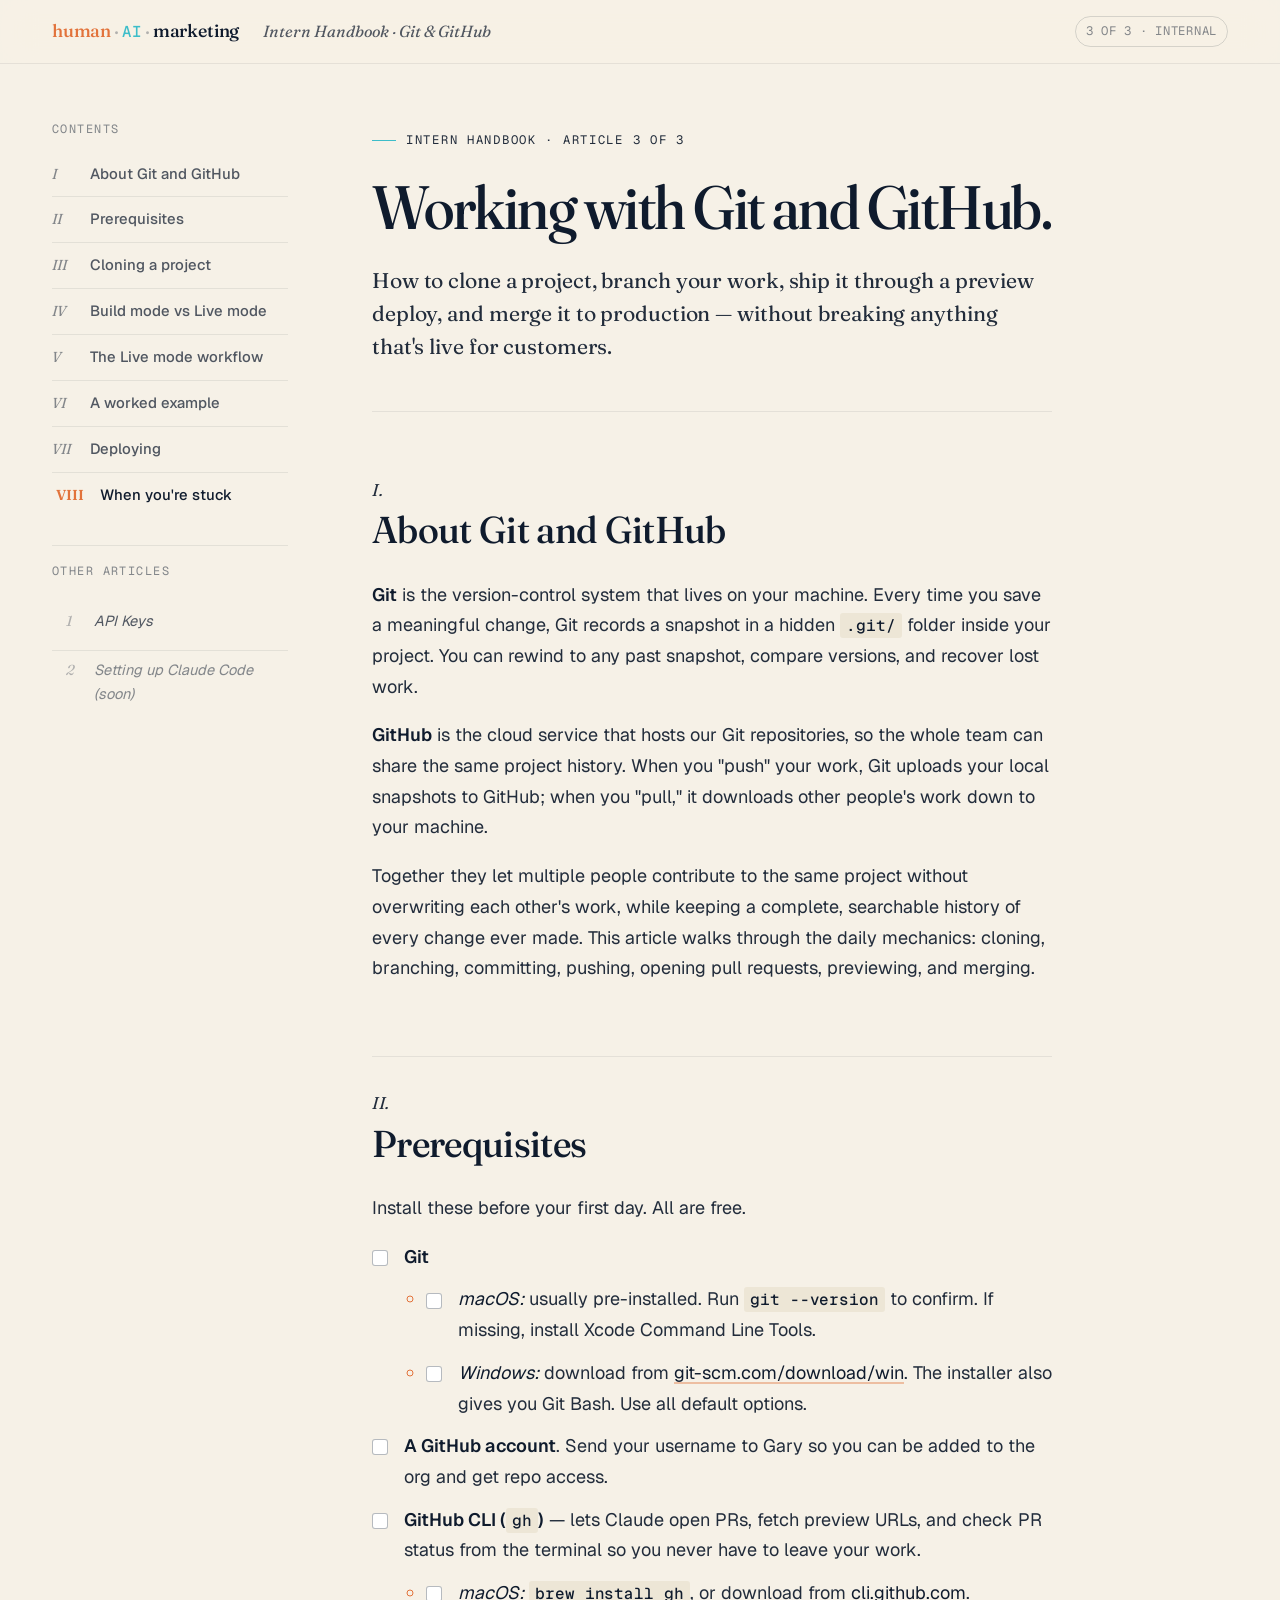
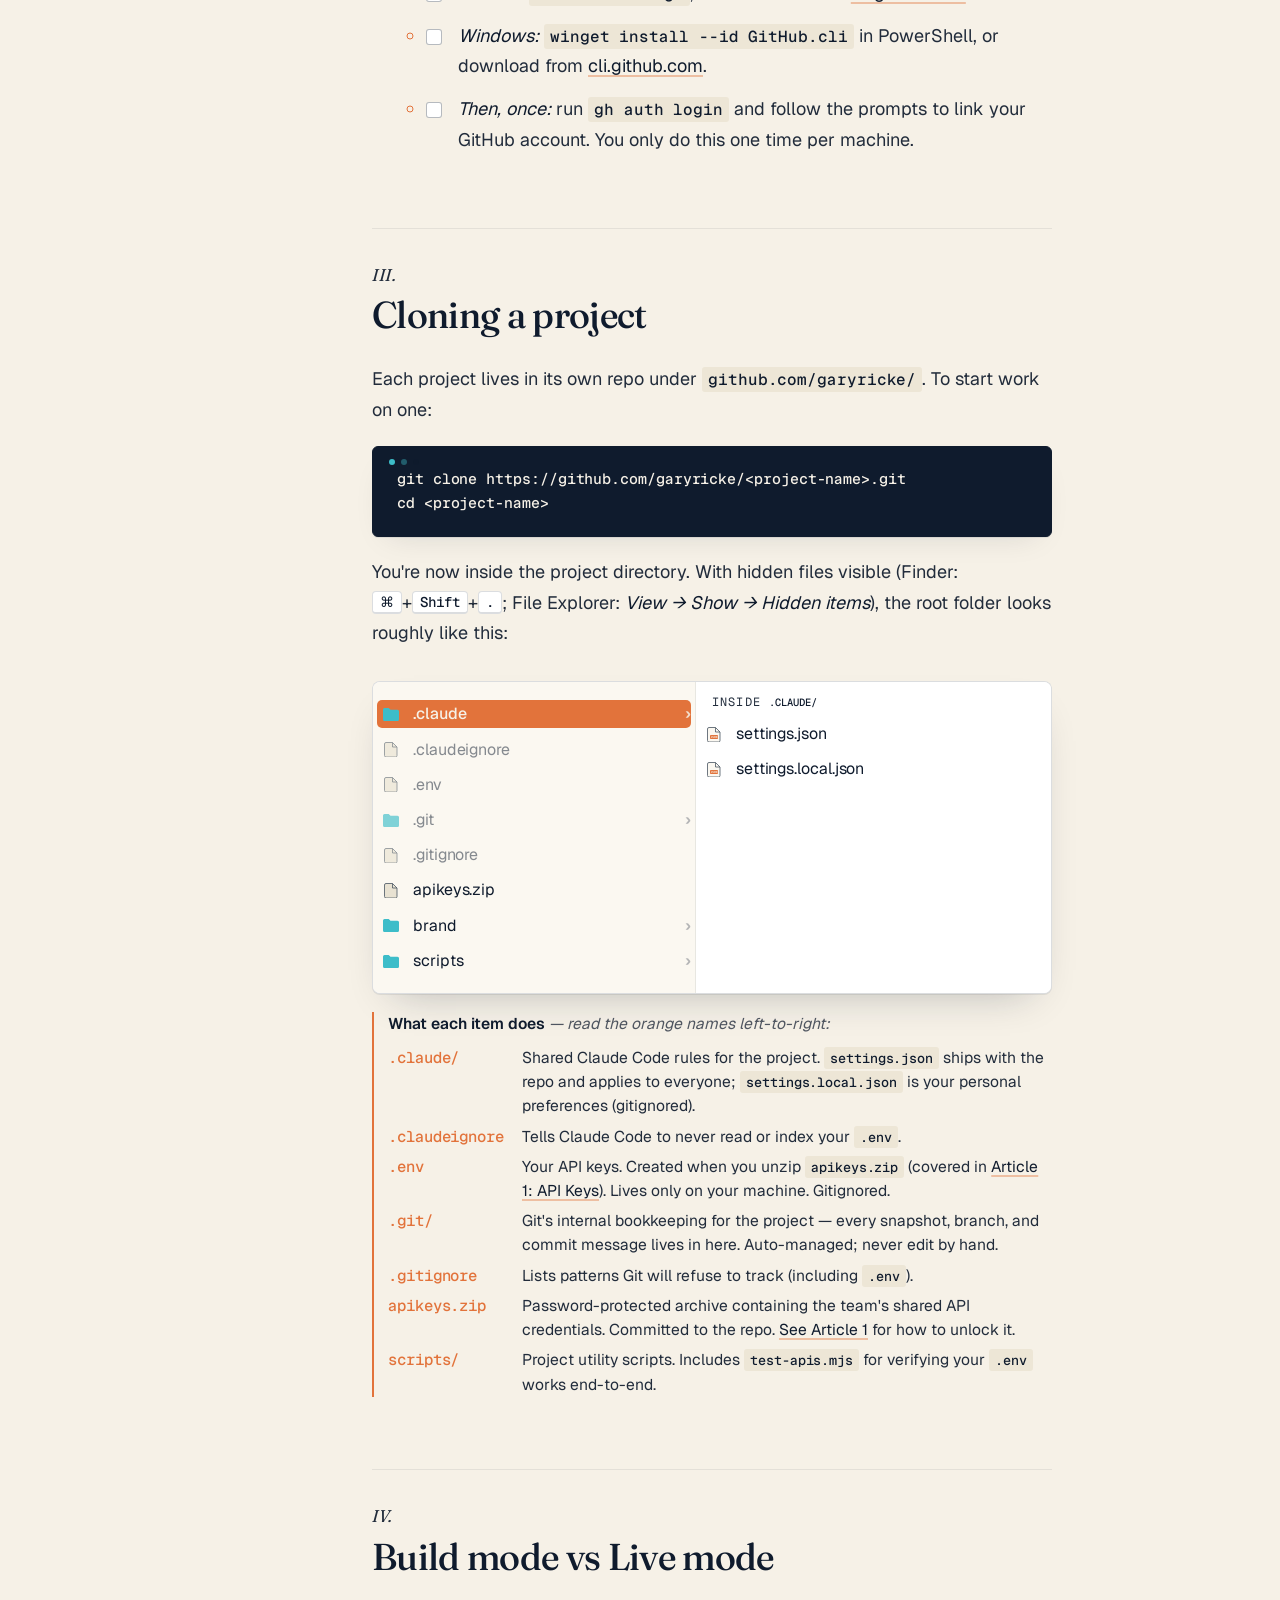
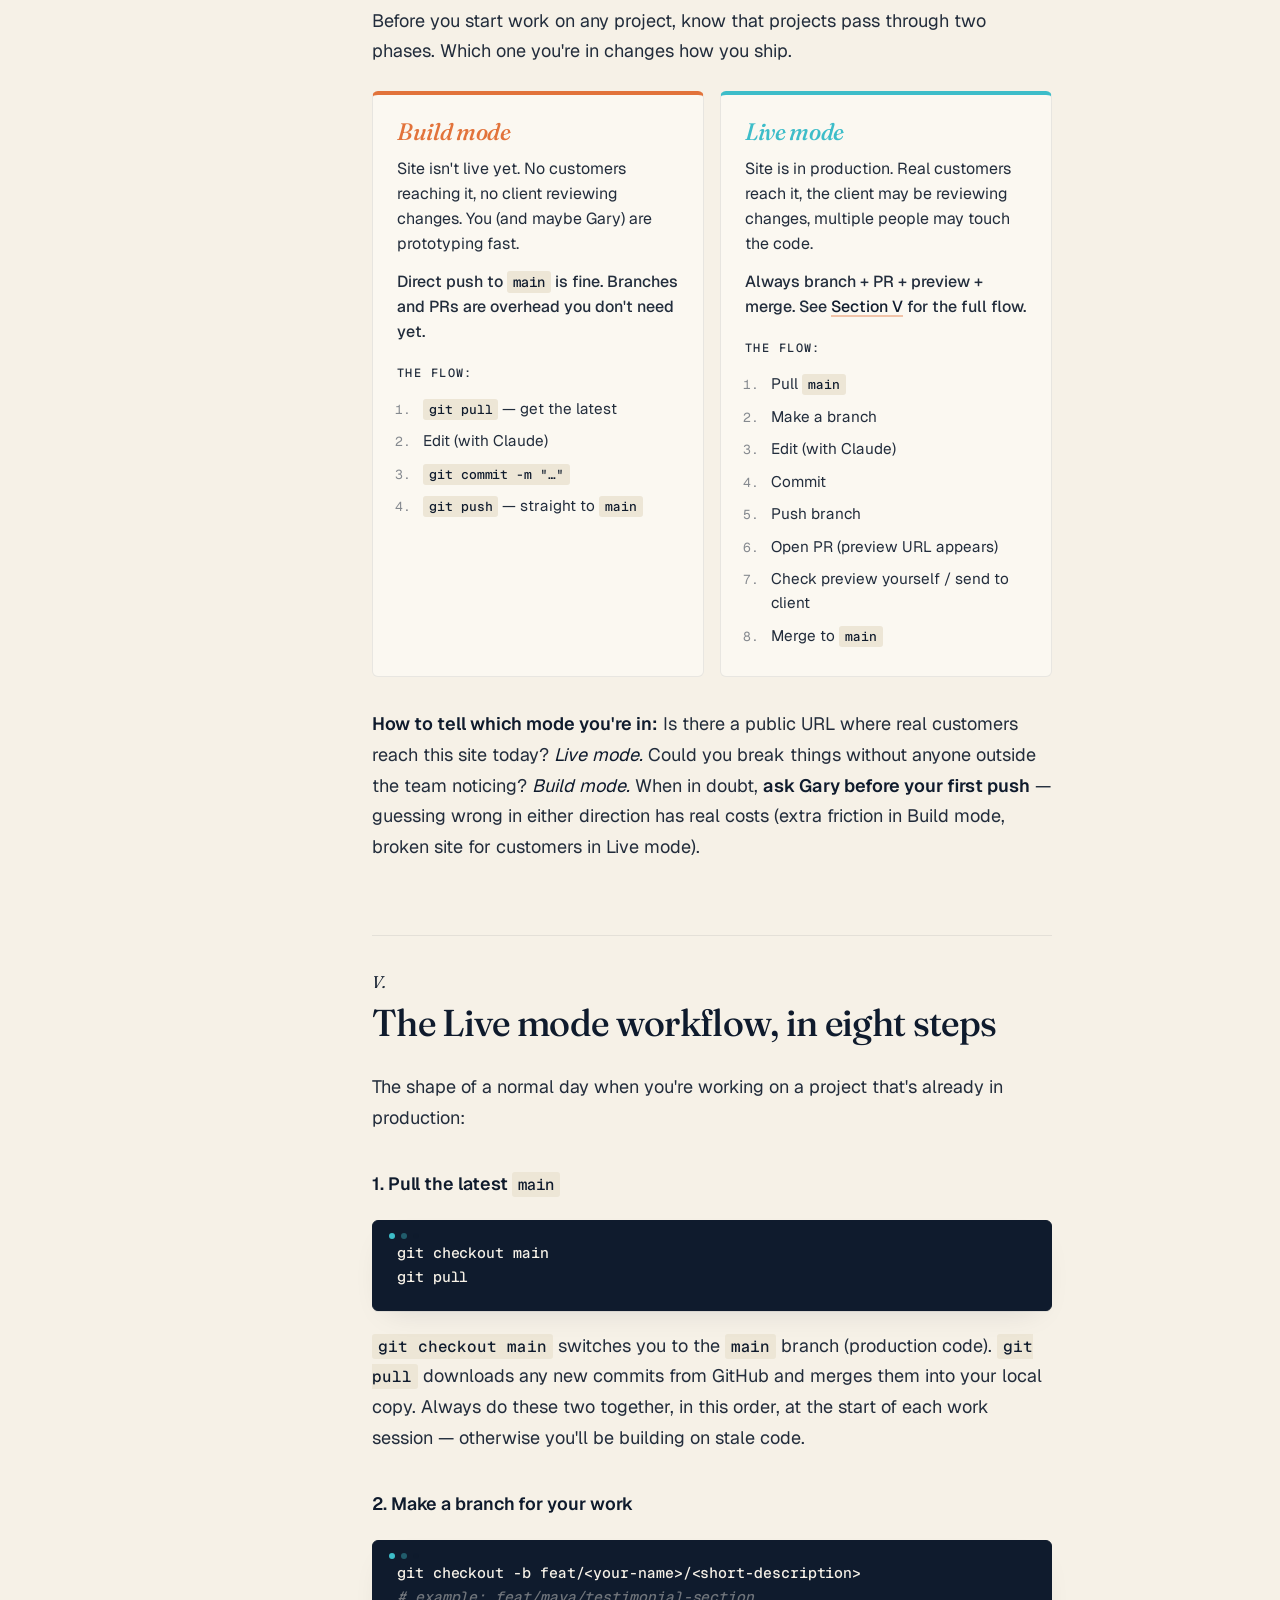
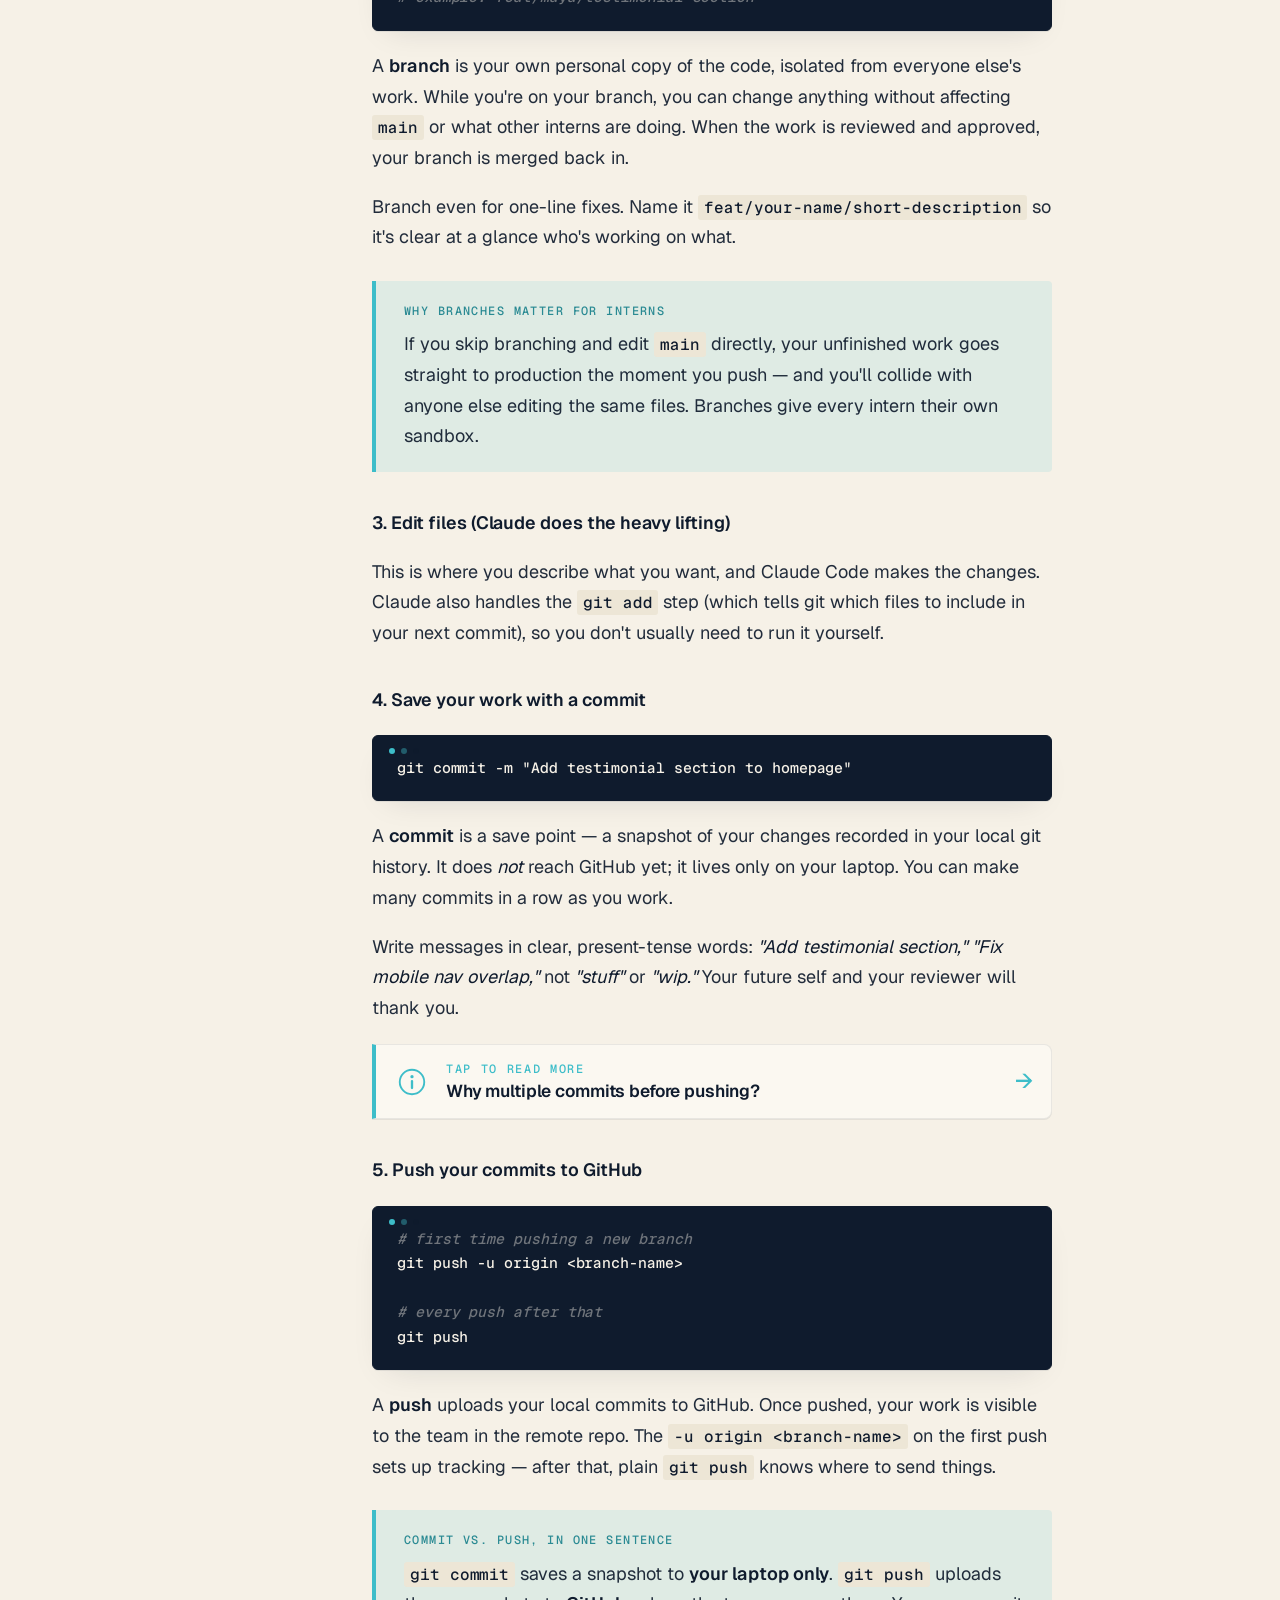
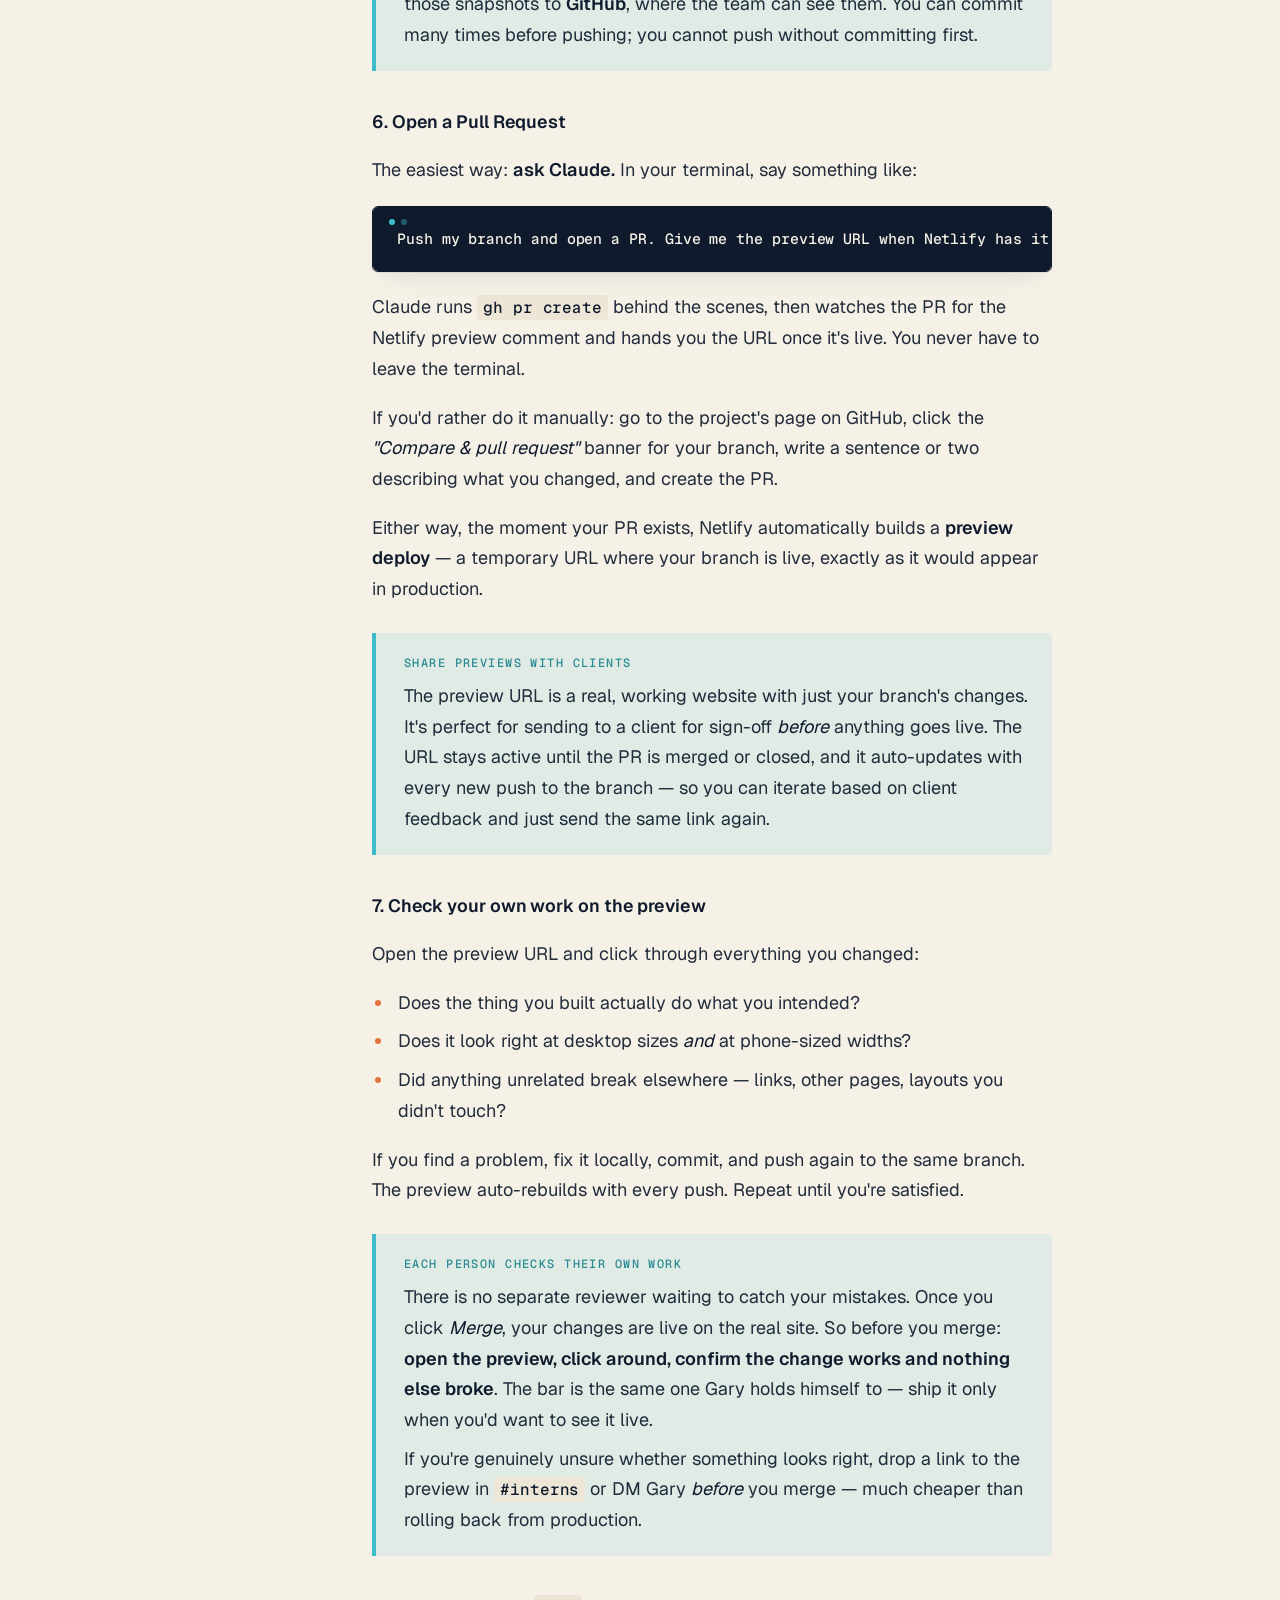
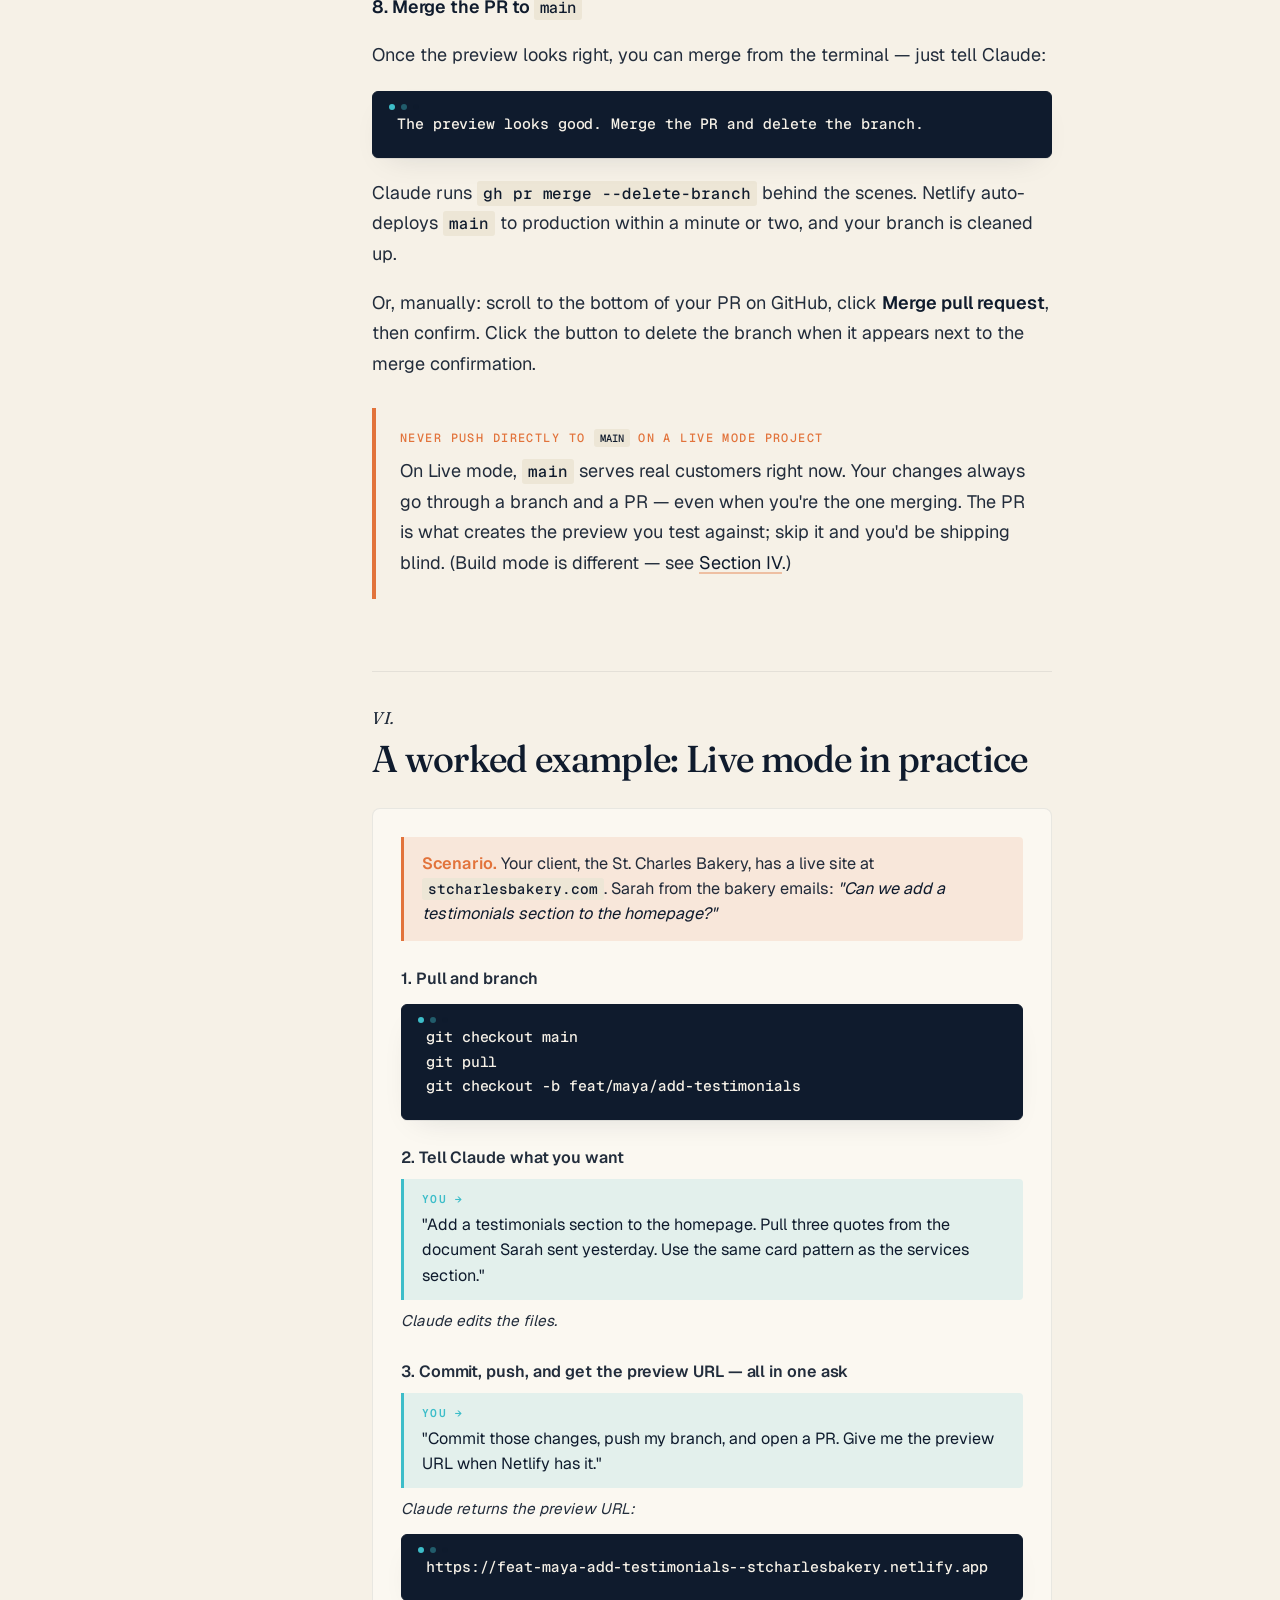
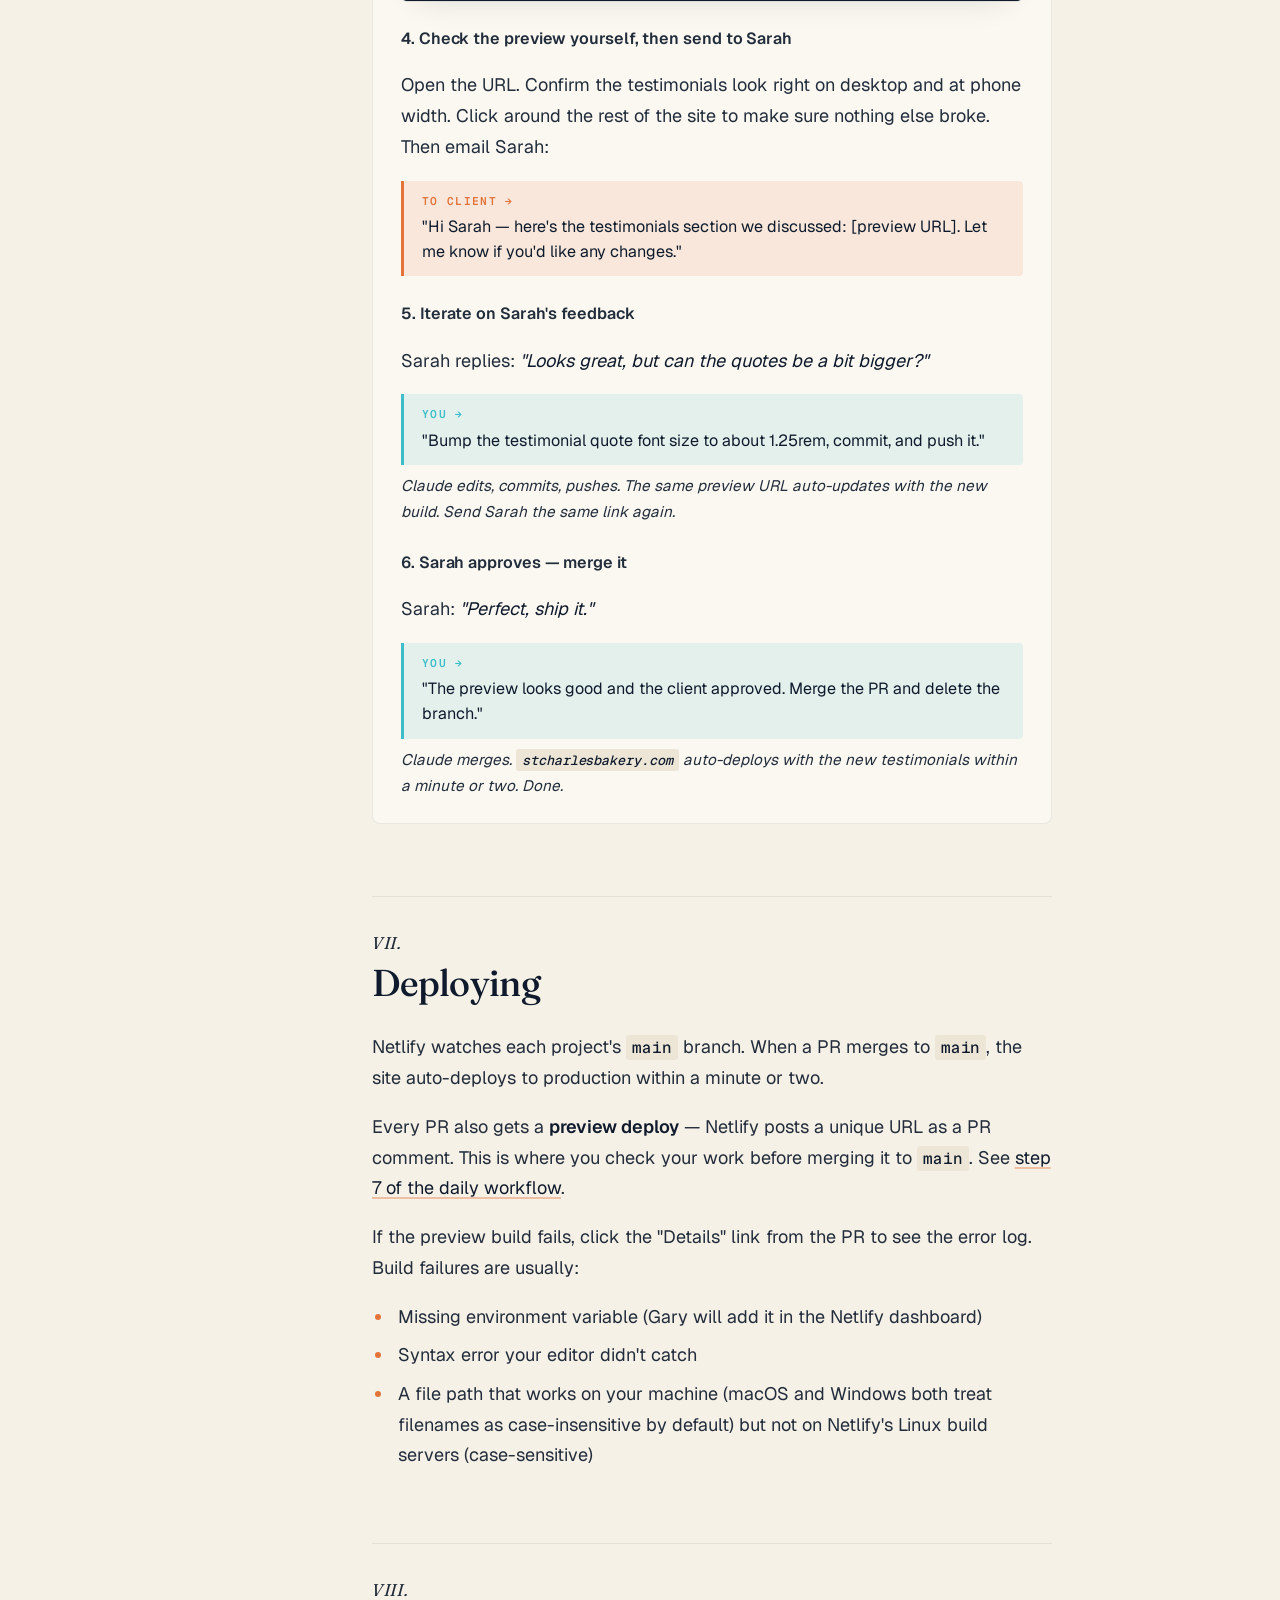
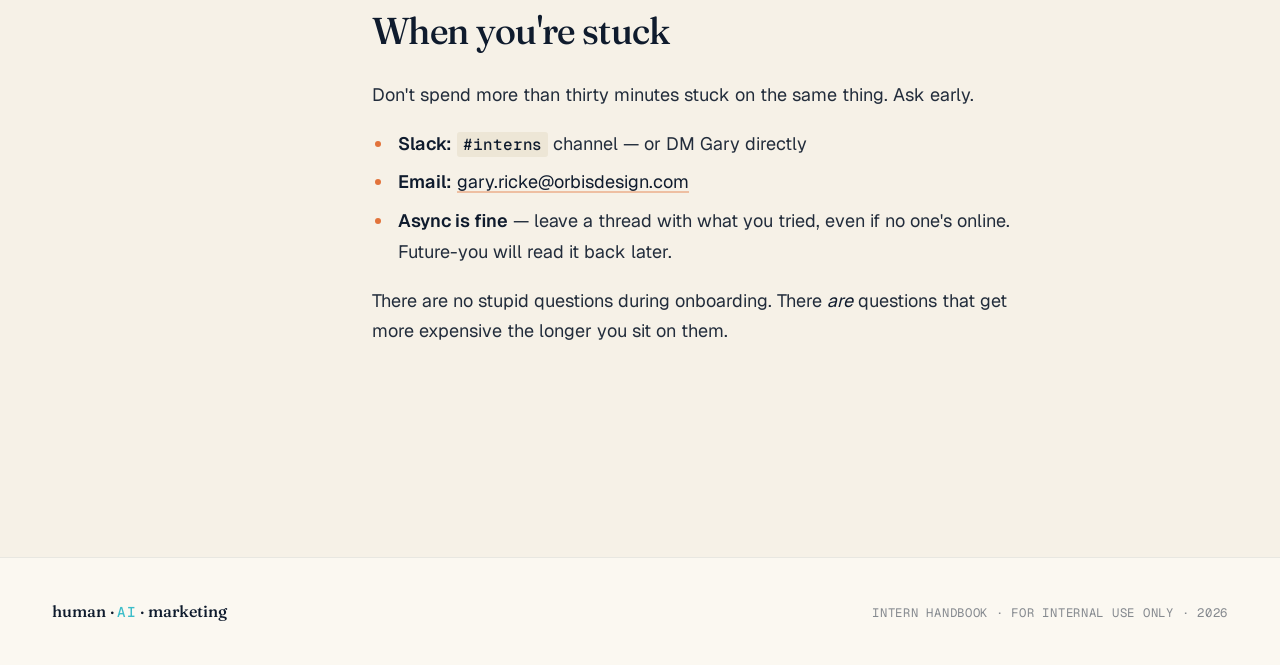
<file: brand/web/handbook/git/index.html>
<!doctype html>
<html lang="en">
<head>
  <meta charset="utf-8" />
  <meta name="viewport" content="width=device-width, initial-scale=1" />
  <meta name="robots" content="noindex, nofollow" />
  <title>Git &amp; GitHub — Intern Handbook · Human AI Marketing</title>
  <meta name="description" content="How interns clone projects, branch their work, ship through preview deploys, and merge to production safely. Internal use only." />

  <link rel="icon" type="image/svg+xml" href="../../favicon.svg" />
  <link rel="apple-touch-icon" sizes="180x180" href="../../apple-touch-icon.png" />
  <link rel="preconnect" href="https://fonts.googleapis.com" />
  <link rel="preconnect" href="https://fonts.gstatic.com" crossorigin />
  <link href="https://fonts.googleapis.com/css2?family=Fraunces:opsz,wght@9..144,400;9..144,500;9..144,600;9..144,700&family=Geist:wght@300;400;500;600&family=Geist+Mono:wght@400;500&display=swap" rel="stylesheet" />

  <link rel="stylesheet" href="../styles.css" />
</head>
<body>

  <a class="skip" href="#welcome">Skip to content</a>

  <header class="masthead">
    <div class="masthead__inner">
      <a class="brand" href="/" aria-label="Human AI Marketing — back to home">
        <span class="brand__human">human</span><span class="brand__sep">·</span><span class="brand__ai">AI</span><span class="brand__sep">·</span><span class="brand__mark">marketing</span>
      </a>
      <span class="masthead__title">Intern Handbook · Git &amp; GitHub</span>
      <span class="masthead__stamp">3 of 3 · Internal</span>
    </div>
    <div class="progress"><span></span></div>
  </header>

  <main class="layout" id="top">

    <nav class="toc" aria-label="Sections">
      <p class="toc__label">Contents</p>
      <ol>
        <li><a href="#welcome"><span class="toc__num">I</span><span class="toc__text">About Git and GitHub</span></a></li>
        <li><a href="#prerequisites"><span class="toc__num">II</span><span class="toc__text">Prerequisites</span></a></li>
        <li><a href="#clone"><span class="toc__num">III</span><span class="toc__text">Cloning a project</span></a></li>
        <li><a href="#modes"><span class="toc__num">IV</span><span class="toc__text">Build mode vs Live mode</span></a></li>
        <li><a href="#workflow"><span class="toc__num">V</span><span class="toc__text">The Live mode workflow</span></a></li>
        <li><a href="#example"><span class="toc__num">VI</span><span class="toc__text">A worked example</span></a></li>
        <li><a href="#deploy"><span class="toc__num">VII</span><span class="toc__text">Deploying</span></a></li>
        <li><a href="#stuck"><span class="toc__num">VIII</span><span class="toc__text">When you're stuck</span></a></li>
      </ol>
      <p class="toc__series-label">Other articles</p>
      <ul class="toc__series">
        <li><span class="toc__series-num">1</span><a href="../">API Keys</a></li>
        <li><span class="toc__series-num">2</span><span>Setting up Claude Code <em>(soon)</em></span></li>
      </ul>
    </nav>

    <article class="prose">

      <header class="hero">
        <p class="eyebrow">Intern handbook · Article 3 of 3</p>
        <h1>Working with Git and GitHub.</h1>
        <p class="lede">How to clone a project, branch your work, ship it through a preview deploy, and merge it to production — without breaking anything that's live for customers.</p>
      </header>

      <section id="welcome" class="section">
        <p class="section__num">I.</p>
        <h2>About Git and GitHub</h2>
        <p><strong>Git</strong> is the version-control system that lives on your machine. Every time you save a meaningful change, Git records a snapshot in a hidden <code>.git/</code> folder inside your project. You can rewind to any past snapshot, compare versions, and recover lost work.</p>
        <p><strong>GitHub</strong> is the cloud service that hosts our Git repositories, so the whole team can share the same project history. When you "push" your work, Git uploads your local snapshots to GitHub; when you "pull," it downloads other people's work down to your machine.</p>
        <p>Together they let multiple people contribute to the same project without overwriting each other's work, while keeping a complete, searchable history of every change ever made. This article walks through the daily mechanics: cloning, branching, committing, pushing, opening pull requests, previewing, and merging.</p>
      </section>

      <section id="prerequisites" class="section">
        <p class="section__num">II.</p>
        <h2>Prerequisites</h2>
        <p>Install these before your first day. All are free.</p>
        <ul class="checklist">
          <li><strong>Git</strong>
            <ul>
              <li><em>macOS:</em> usually pre-installed. Run <code>git --version</code> to confirm. If missing, install Xcode Command Line Tools.</li>
              <li><em>Windows:</em> download from <a href="https://git-scm.com/download/win">git-scm.com/download/win</a>. The installer also gives you Git Bash. Use all default options.</li>
            </ul>
          </li>
          <li><strong>A GitHub account</strong>. Send your username to Gary so you can be added to the org and get repo access.</li>
          <li><strong>GitHub CLI (<code>gh</code>)</strong> — lets Claude open PRs, fetch preview URLs, and check PR status from the terminal so you never have to leave your work.
            <ul>
              <li><em>macOS:</em> <code>brew install gh</code>, or download from <a href="https://cli.github.com">cli.github.com</a>.</li>
              <li><em>Windows:</em> <code>winget install --id GitHub.cli</code> in PowerShell, or download from <a href="https://cli.github.com">cli.github.com</a>.</li>
              <li><em>Then, once:</em> run <code>gh auth login</code> and follow the prompts to link your GitHub account. You only do this one time per machine.</li>
            </ul>
          </li>
        </ul>
      </section>

      <section id="clone" class="section">
        <p class="section__num">III.</p>
        <h2>Cloning a project</h2>
        <p>Each project lives in its own repo under <code>github.com/garyricke/</code>. To start work on one:</p>
        <pre class="code"><code>git clone https://github.com/garyricke/&lt;project-name&gt;.git
cd &lt;project-name&gt;</code></pre>
        <p>You're now inside the project directory. With hidden files visible (Finder: <kbd>⌘</kbd>+<kbd>Shift</kbd>+<kbd>.</kbd>; File Explorer: <em>View → Show → Hidden items</em>), the root folder looks roughly like this:</p>

        <figure class="finder-mock" aria-label="Mockup of the project root folder shown in macOS Finder column view, with hidden files visible and the .claude folder selected to reveal its contents.">
          <div class="finder-mock__window">
            <div class="finder-mock__pane finder-mock__pane--list">
              <ul>
                <li class="finder-mock__row is-folder is-hidden is-selected">
                  <span class="finder-mock__icon finder-mock__icon--folder" aria-hidden="true"></span>
                  <span class="finder-mock__name">.claude</span>
                  <span class="finder-mock__chevron" aria-hidden="true">›</span>
                </li>
                <li class="finder-mock__row is-hidden">
                  <span class="finder-mock__icon finder-mock__icon--file" aria-hidden="true"></span>
                  <span class="finder-mock__name">.claudeignore</span>
                </li>
                <li class="finder-mock__row is-hidden">
                  <span class="finder-mock__icon finder-mock__icon--file" aria-hidden="true"></span>
                  <span class="finder-mock__name">.env</span>
                </li>
                <li class="finder-mock__row is-folder is-hidden">
                  <span class="finder-mock__icon finder-mock__icon--folder" aria-hidden="true"></span>
                  <span class="finder-mock__name">.git</span>
                  <span class="finder-mock__chevron" aria-hidden="true">›</span>
                </li>
                <li class="finder-mock__row is-hidden">
                  <span class="finder-mock__icon finder-mock__icon--file" aria-hidden="true"></span>
                  <span class="finder-mock__name">.gitignore</span>
                </li>
                <li class="finder-mock__row">
                  <span class="finder-mock__icon finder-mock__icon--file" aria-hidden="true"></span>
                  <span class="finder-mock__name">apikeys.zip</span>
                </li>
                <li class="finder-mock__row is-folder">
                  <span class="finder-mock__icon finder-mock__icon--folder" aria-hidden="true"></span>
                  <span class="finder-mock__name">brand</span>
                  <span class="finder-mock__chevron" aria-hidden="true">›</span>
                </li>
                <li class="finder-mock__row is-folder">
                  <span class="finder-mock__icon finder-mock__icon--folder" aria-hidden="true"></span>
                  <span class="finder-mock__name">scripts</span>
                  <span class="finder-mock__chevron" aria-hidden="true">›</span>
                </li>
              </ul>
            </div>
            <div class="finder-mock__pane finder-mock__pane--detail" aria-label="Contents of selected folder .claude">
              <p class="finder-mock__detail-label">Inside <code>.claude/</code></p>
              <ul>
                <li class="finder-mock__row">
                  <span class="finder-mock__icon finder-mock__icon--json" aria-hidden="true"></span>
                  <span class="finder-mock__name">settings.json</span>
                </li>
                <li class="finder-mock__row">
                  <span class="finder-mock__icon finder-mock__icon--json" aria-hidden="true"></span>
                  <span class="finder-mock__name">settings.local.json</span>
                </li>
              </ul>
            </div>
          </div>
          <figcaption>
            <p><strong>What each item does</strong> — read the orange names left-to-right:</p>
            <dl class="finder-mock__legend">
              <dt><code>.claude/</code></dt><dd>Shared Claude Code rules for the project. <code>settings.json</code> ships with the repo and applies to everyone; <code>settings.local.json</code> is your personal preferences (gitignored).</dd>
              <dt><code>.claudeignore</code></dt><dd>Tells Claude Code to never read or index your <code>.env</code>.</dd>
              <dt><code>.env</code></dt><dd>Your API keys. Created when you unzip <code>apikeys.zip</code> (covered in <a href="../">Article 1: API Keys</a>). Lives only on your machine. Gitignored.</dd>
              <dt><code>.git/</code></dt><dd>Git's internal bookkeeping for the project — every snapshot, branch, and commit message lives in here. Auto-managed; never edit by hand.</dd>
              <dt><code>.gitignore</code></dt><dd>Lists patterns Git will refuse to track (including <code>.env</code>).</dd>
              <dt><code>apikeys.zip</code></dt><dd>Password-protected archive containing the team's shared API credentials. Committed to the repo. <a href="../">See Article 1</a> for how to unlock it.</dd>
              <dt><code>scripts/</code></dt><dd>Project utility scripts. Includes <code>test-apis.mjs</code> for verifying your <code>.env</code> works end-to-end.</dd>
            </dl>
          </figcaption>
        </figure>
      </section>

      <section id="modes" class="section">
        <p class="section__num">IV.</p>
        <h2>Build mode vs Live mode</h2>
        <p>Before you start work on any project, know that projects pass through two phases. Which one you're in changes how you ship.</p>

        <div class="mode-grid">
          <div class="mode-card mode-card--build">
            <p class="mode-card__label">Build mode</p>
            <p class="mode-card__when">Site isn't live yet. No customers reaching it, no client reviewing changes. You (and maybe Gary) are prototyping fast.</p>
            <p class="mode-card__rule">Direct push to <code>main</code> is fine. Branches and PRs are overhead you don't need yet.</p>
            <p class="mode-card__flow-label">The flow:</p>
            <ol class="mode-card__flow">
              <li><code>git pull</code> — get the latest</li>
              <li>Edit (with Claude)</li>
              <li><code>git commit -m "&hellip;"</code></li>
              <li><code>git push</code> — straight to <code>main</code></li>
            </ol>
          </div>
          <div class="mode-card mode-card--live">
            <p class="mode-card__label">Live mode</p>
            <p class="mode-card__when">Site is in production. Real customers reach it, the client may be reviewing changes, multiple people may touch the code.</p>
            <p class="mode-card__rule">Always branch + PR + preview + merge. See <a href="#workflow">Section V</a> for the full flow.</p>
            <p class="mode-card__flow-label">The flow:</p>
            <ol class="mode-card__flow">
              <li>Pull <code>main</code></li>
              <li>Make a branch</li>
              <li>Edit (with Claude)</li>
              <li>Commit</li>
              <li>Push branch</li>
              <li>Open PR (preview URL appears)</li>
              <li>Check preview yourself / send to client</li>
              <li>Merge to <code>main</code></li>
            </ol>
          </div>
        </div>

        <p><strong>How to tell which mode you're in:</strong> Is there a public URL where real customers reach this site today? <em>Live mode.</em> Could you break things without anyone outside the team noticing? <em>Build mode.</em> When in doubt, <strong>ask Gary before your first push</strong> — guessing wrong in either direction has real costs (extra friction in Build mode, broken site for customers in Live mode).</p>
      </section>

      <section id="workflow" class="section">
        <p class="section__num">V.</p>
        <h2>The Live mode workflow, in eight steps</h2>
        <p>The shape of a normal day when you're working on a project that's already in production:</p>

        <h3>1. Pull the latest <code>main</code></h3>
        <pre class="code"><code>git checkout main
git pull</code></pre>
        <p><code>git checkout main</code> switches you to the <code>main</code> branch (production code). <code>git pull</code> downloads any new commits from GitHub and merges them into your local copy. Always do these two together, in this order, at the start of each work session — otherwise you'll be building on stale code.</p>

        <h3>2. Make a branch for your work</h3>
        <pre class="code"><code>git checkout -b feat/&lt;your-name&gt;/&lt;short-description&gt;
# example: feat/maya/testimonial-section</code></pre>
        <p>A <strong>branch</strong> is your own personal copy of the code, isolated from everyone else's work. While you're on your branch, you can change anything without affecting <code>main</code> or what other interns are doing. When the work is reviewed and approved, your branch is merged back in.</p>
        <p>Branch even for one-line fixes. Name it <code>feat/your-name/short-description</code> so it's clear at a glance who's working on what.</p>

        <div class="callout callout--info">
          <p class="callout__label">Why branches matter for interns</p>
          <p>If you skip branching and edit <code>main</code> directly, your unfinished work goes straight to production the moment you push — and you'll collide with anyone else editing the same files. Branches give every intern their own sandbox.</p>
        </div>

        <h3>3. Edit files (Claude does the heavy lifting)</h3>
        <p>This is where you describe what you want, and Claude Code makes the changes. Claude also handles the <code>git add</code> step (which tells git which files to include in your next commit), so you don't usually need to run it yourself.</p>

        <h3>4. Save your work with a commit</h3>
        <pre class="code"><code>git commit -m "Add testimonial section to homepage"</code></pre>
        <p>A <strong>commit</strong> is a save point — a snapshot of your changes recorded in your local git history. It does <em>not</em> reach GitHub yet; it lives only on your laptop. You can make many commits in a row as you work.</p>
        <p>Write messages in clear, present-tense words: <em>"Add testimonial section,"</em> <em>"Fix mobile nav overlap,"</em> not <em>"stuff"</em> or <em>"wip."</em> Your future self and your reviewer will thank you.</p>

        <button type="button" class="info-trigger" data-dialog="why-commit" aria-haspopup="dialog">
          <span class="info-trigger__icon" aria-hidden="true">
            <svg viewBox="0 0 24 24" width="28" height="28">
              <circle cx="12" cy="12" r="10.5" fill="none" stroke="currentColor" stroke-width="1.6"/>
              <circle cx="12" cy="7.4" r="1.4" fill="currentColor"/>
              <path d="M12 11.2 L12 17.2" stroke="currentColor" stroke-width="2" stroke-linecap="round"/>
            </svg>
          </span>
          <span class="info-trigger__label">
            <span class="info-trigger__eyebrow">Tap to read more</span>
            <span class="info-trigger__title">Why multiple commits before pushing?</span>
          </span>
          <span class="info-trigger__arrow" aria-hidden="true">→</span>
        </button>

        <h3>5. Push your commits to GitHub</h3>
        <pre class="code"><code># first time pushing a new branch
git push -u origin &lt;branch-name&gt;

# every push after that
git push</code></pre>
        <p>A <strong>push</strong> uploads your local commits to GitHub. Once pushed, your work is visible to the team in the remote repo. The <code>-u origin &lt;branch-name&gt;</code> on the first push sets up tracking — after that, plain <code>git push</code> knows where to send things.</p>

        <div class="callout callout--info">
          <p class="callout__label">Commit vs. push, in one sentence</p>
          <p><code>git commit</code> saves a snapshot to <strong>your laptop only</strong>. <code>git push</code> uploads those snapshots to <strong>GitHub</strong>, where the team can see them. You can commit many times before pushing; you cannot push without committing first.</p>
        </div>

        <h3>6. Open a Pull Request</h3>
        <p>The easiest way: <strong>ask Claude.</strong> In your terminal, say something like:</p>
        <pre class="code"><code>Push my branch and open a PR. Give me the preview URL when Netlify has it.</code></pre>
        <p>Claude runs <code>gh pr create</code> behind the scenes, then watches the PR for the Netlify preview comment and hands you the URL once it's live. You never have to leave the terminal.</p>
        <p>If you'd rather do it manually: go to the project's page on GitHub, click the <em>"Compare &amp; pull request"</em> banner for your branch, write a sentence or two describing what you changed, and create the PR.</p>
        <p>Either way, the moment your PR exists, Netlify automatically builds a <strong>preview deploy</strong> — a temporary URL where your branch is live, exactly as it would appear in production.</p>

        <div class="callout callout--info">
          <p class="callout__label">Share previews with clients</p>
          <p>The preview URL is a real, working website with just your branch's changes. It's perfect for sending to a client for sign-off <em>before</em> anything goes live. The URL stays active until the PR is merged or closed, and it auto-updates with every new push to the branch — so you can iterate based on client feedback and just send the same link again.</p>
        </div>

        <h3>7. Check your own work on the preview</h3>
        <p>Open the preview URL and click through everything you changed:</p>
        <ul>
          <li>Does the thing you built actually do what you intended?</li>
          <li>Does it look right at desktop sizes <em>and</em> at phone-sized widths?</li>
          <li>Did anything unrelated break elsewhere — links, other pages, layouts you didn't touch?</li>
        </ul>
        <p>If you find a problem, fix it locally, commit, and push again to the same branch. The preview auto-rebuilds with every push. Repeat until you're satisfied.</p>

        <div class="callout callout--info">
          <p class="callout__label">Each person checks their own work</p>
          <p>There is no separate reviewer waiting to catch your mistakes. Once you click <em>Merge</em>, your changes are live on the real site. So before you merge: <strong>open the preview, click around, confirm the change works and nothing else broke</strong>. The bar is the same one Gary holds himself to — ship it only when you'd want to see it live.</p>
          <p>If you're genuinely unsure whether something looks right, drop a link to the preview in <code>#interns</code> or DM Gary <em>before</em> you merge — much cheaper than rolling back from production.</p>
        </div>

        <h3>8. Merge the PR to <code>main</code></h3>
        <p>Once the preview looks right, you can merge from the terminal — just tell Claude:</p>
        <pre class="code"><code>The preview looks good. Merge the PR and delete the branch.</code></pre>
        <p>Claude runs <code>gh pr merge --delete-branch</code> behind the scenes. Netlify auto-deploys <code>main</code> to production within a minute or two, and your branch is cleaned up.</p>
        <p>Or, manually: scroll to the bottom of your PR on GitHub, click <strong>Merge pull request</strong>, then confirm. Click the button to delete the branch when it appears next to the merge confirmation.</p>

        <div class="callout callout--warning">
          <p class="callout__label">Never push directly to <code>main</code> on a Live mode project</p>
          <p>On Live mode, <code>main</code> serves real customers right now. Your changes always go through a branch and a PR — even when you're the one merging. The PR is what creates the preview you test against; skip it and you'd be shipping blind. (Build mode is different — see <a href="#modes">Section IV</a>.)</p>
        </div>
      </section>

      <section id="example" class="section">
        <p class="section__num">VI.</p>
        <h2>A worked example: Live mode in practice</h2>

        <div class="example">
          <p class="example__scenario"><strong>Scenario.</strong> Your client, the St. Charles Bakery, has a live site at <code>stcharlesbakery.com</code>. Sarah from the bakery emails: <em>"Can we add a testimonials section to the homepage?"</em></p>

          <p class="example__step-label">1. Pull and branch</p>
          <pre class="code"><code>git checkout main
git pull
git checkout -b feat/maya/add-testimonials</code></pre>

          <p class="example__step-label">2. Tell Claude what you want</p>
          <blockquote class="example__say">"Add a testimonials section to the homepage. Pull three quotes from the document Sarah sent yesterday. Use the same card pattern as the services section."</blockquote>
          <p class="example__note">Claude edits the files.</p>

          <p class="example__step-label">3. Commit, push, and get the preview URL — all in one ask</p>
          <blockquote class="example__say">"Commit those changes, push my branch, and open a PR. Give me the preview URL when Netlify has it."</blockquote>
          <p class="example__note">Claude returns the preview URL:</p>
          <pre class="code"><code>https://feat-maya-add-testimonials--stcharlesbakery.netlify.app</code></pre>

          <p class="example__step-label">4. Check the preview yourself, then send to Sarah</p>
          <p>Open the URL. Confirm the testimonials look right on desktop and at phone width. Click around the rest of the site to make sure nothing else broke. Then email Sarah:</p>
          <blockquote class="example__say example__say--client">"Hi Sarah — here's the testimonials section we discussed: [preview URL]. Let me know if you'd like any changes."</blockquote>

          <p class="example__step-label">5. Iterate on Sarah's feedback</p>
          <p>Sarah replies: <em>"Looks great, but can the quotes be a bit bigger?"</em></p>
          <blockquote class="example__say">"Bump the testimonial quote font size to about 1.25rem, commit, and push it."</blockquote>
          <p class="example__note">Claude edits, commits, pushes. The same preview URL auto-updates with the new build. Send Sarah the same link again.</p>

          <p class="example__step-label">6. Sarah approves — merge it</p>
          <p>Sarah: <em>"Perfect, ship it."</em></p>
          <blockquote class="example__say">"The preview looks good and the client approved. Merge the PR and delete the branch."</blockquote>
          <p class="example__note">Claude merges. <code>stcharlesbakery.com</code> auto-deploys with the new testimonials within a minute or two. Done.</p>
        </div>
      </section>

      <section id="deploy" class="section">
        <p class="section__num">VII.</p>
        <h2>Deploying</h2>
        <p>Netlify watches each project's <code>main</code> branch. When a PR merges to <code>main</code>, the site auto-deploys to production within a minute or two.</p>
        <p>Every PR also gets a <strong>preview deploy</strong> — Netlify posts a unique URL as a PR comment. This is where you check your work before merging it to <code>main</code>. See <a href="#workflow">step 7 of the daily workflow</a>.</p>
        <p>If the preview build fails, click the "Details" link from the PR to see the error log. Build failures are usually:</p>
        <ul>
          <li>Missing environment variable (Gary will add it in the Netlify dashboard)</li>
          <li>Syntax error your editor didn't catch</li>
          <li>A file path that works on your machine (macOS and Windows both treat filenames as case-insensitive by default) but not on Netlify's Linux build servers (case-sensitive)</li>
        </ul>
      </section>

      <section id="stuck" class="section">
        <p class="section__num">VIII.</p>
        <h2>When you're stuck</h2>
        <p>Don't spend more than thirty minutes stuck on the same thing. Ask early.</p>
        <ul>
          <li><strong>Slack:</strong> <code>#interns</code> channel — or DM Gary directly</li>
          <li><strong>Email:</strong> <a href="mailto:gary.ricke@orbisdesign.com">gary.ricke@orbisdesign.com</a></li>
          <li><strong>Async is fine</strong> — leave a thread with what you tried, even if no one's online. Future-you will read it back later.</li>
        </ul>
        <p>There are no stupid questions during onboarding. There <em>are</em> questions that get more expensive the longer you sit on them.</p>
      </section>

    </article>
  </main>

  <dialog id="why-commit" class="info-dialog" aria-labelledby="why-commit-title">
    <div class="info-dialog__body">
      <button type="button" class="info-dialog__close" aria-label="Close" data-close-dialog>&times;</button>
      <p class="info-dialog__eyebrow">More on commits</p>
      <h3 id="why-commit-title">Why multiple commits before a push?</h3>
      <p class="info-dialog__lede">A commit is a focused save point. A push is "going public." Doing several small commits before a single push gives you four real benefits.</p>

      <h4>1. Undo specific things</h4>
      <p>If a later commit breaks something, you can revert just that one commit and keep the rest of your work intact. One huge commit forces you to throw out the good with the bad.</p>

      <h4>2. Readable history</h4>
      <p>Six months from now, running <code>git blame</code> on any line points to the commit that introduced it — with whatever message you wrote. <em>"Add scroll-fade animation"</em> answers the question instantly. <em>"stuff"</em> doesn't.</p>

      <h4>3. Easier PR review</h4>
      <p>Small commits let Gary follow your thinking step by step. One huge commit makes review slow, and bugs slip past unnoticed because there's too much to read at once.</p>

      <h4>4. Safe experimentation</h4>
      <p>Commit, try something, commit again. If experiment #3 turns out to be a dead end, you can rewind to commit #2 — without losing the in-between work you might still want.</p>

      <div class="info-dialog__rule"></div>

      <h4>Rule of thumb</h4>
      <p>If your commit message has the word <em>"and"</em> in it, it should probably be multiple commits instead:</p>
      <blockquote class="info-dialog__quote">"Add testimonials <em>and</em> fix nav <em>and</em> update colors" → three separate commits.</blockquote>
    </div>
  </dialog>

  <footer class="footer">
    <div class="footer__inner">
      <p class="footer__brand"><span>human</span> · <span class="footer__ai">AI</span> · <span>marketing</span></p>
      <p class="footer__meta">Intern Handbook · For internal use only · <span id="year"></span></p>
    </div>
  </footer>

  <div class="toast" id="toast" role="status" aria-live="polite"></div>

  <script src="../script.js"></script>
</body>
</html>
</file>
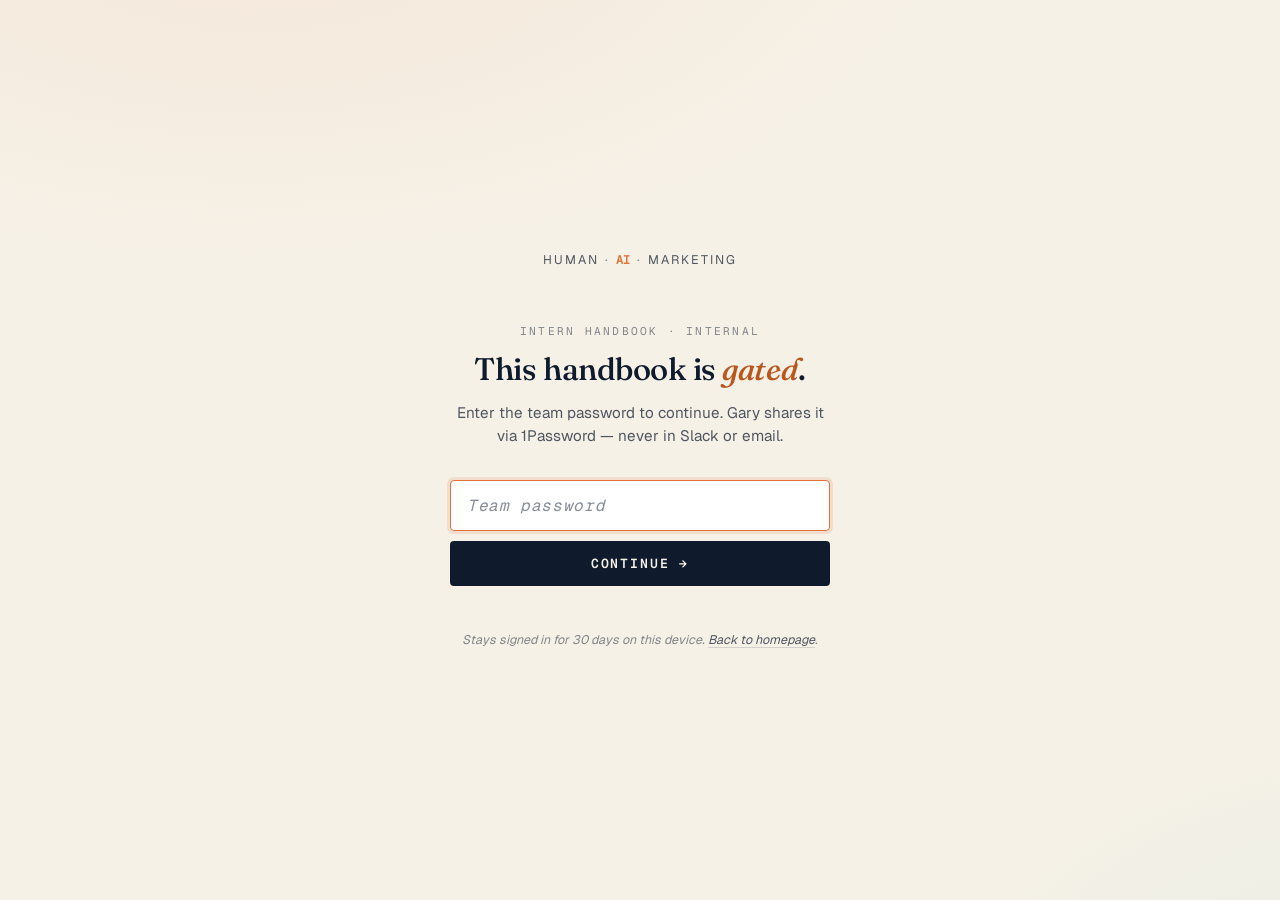
<file: brand/web/handbook/login/index.html>
<!doctype html>
<html lang="en">
<head>
  <meta charset="utf-8" />
  <meta name="viewport" content="width=device-width, initial-scale=1" />
  <meta name="robots" content="noindex, nofollow" />
  <title>Handbook · Sign in · Human AI Marketing</title>
  <link rel="icon" type="image/svg+xml" href="../../favicon.svg" />
  <link rel="apple-touch-icon" sizes="180x180" href="../../apple-touch-icon.png" />
  <link rel="preconnect" href="https://fonts.googleapis.com" />
  <link rel="preconnect" href="https://fonts.gstatic.com" crossorigin />
  <link href="https://fonts.googleapis.com/css2?family=Fraunces:opsz,wght@9..144,400;9..144,500;9..144,600&family=Geist:wght@300;400;500;600&family=Geist+Mono:wght@400;500&display=swap" rel="stylesheet" />

  <style>
    :root {
      --ink: #0F1B2D;
      --ink-70: rgba(15, 27, 45, 0.72);
      --ink-50: rgba(15, 27, 45, 0.5);
      --ink-15: rgba(15, 27, 45, 0.15);
      --bone: #F6F1E7;
      --bone-soft: #FBF8F1;
      --hearth: #E2733B;
      --hearth-deep: #B8581F;
      --white: #FFFFFF;
      --serif: 'Fraunces', Georgia, serif;
      --sans: 'Geist', -apple-system, BlinkMacSystemFont, sans-serif;
      --mono: 'Geist Mono', ui-monospace, 'SF Mono', Menlo, monospace;
    }

    * { box-sizing: border-box; }

    html, body { height: 100%; }

    body {
      margin: 0;
      display: grid;
      place-items: center;
      background:
        radial-gradient(1200px 600px at 20% -10%, rgba(226, 115, 59, 0.08), transparent 60%),
        radial-gradient(900px 500px at 110% 110%, rgba(61, 189, 201, 0.06), transparent 60%),
        var(--bone);
      color: var(--ink);
      font-family: var(--sans);
      padding: 32px 20px;
    }

    .gate {
      width: 100%;
      max-width: 380px;
      text-align: center;
    }

    .wordmark {
      font-family: var(--sans);
      font-size: 0.78rem;
      letter-spacing: 0.16em;
      text-transform: uppercase;
      color: var(--ink-70);
      margin: 0 0 56px;
    }
    .wordmark__ai {
      font-family: var(--mono);
      color: var(--hearth);
      font-weight: 600;
      letter-spacing: 0.04em;
    }
    .wordmark__sep {
      color: var(--ink-50);
      margin: 0 6px;
    }

    .gate__eyebrow {
      font-family: var(--mono);
      font-size: 0.7rem;
      letter-spacing: 0.2em;
      text-transform: uppercase;
      color: var(--ink-50);
      margin: 0 0 14px;
    }

    .gate__title {
      font-family: var(--serif);
      font-weight: 500;
      font-size: 1.95rem;
      line-height: 1.12;
      letter-spacing: -0.015em;
      margin: 0 0 14px;
    }
    .gate__title em {
      font-style: italic;
      color: var(--hearth-deep);
    }

    .gate__lede {
      font-size: 0.95rem;
      line-height: 1.55;
      color: var(--ink-70);
      margin: 0 0 32px;
    }

    .gate__form {
      display: flex;
      flex-direction: column;
      gap: 10px;
    }

    .gate__input {
      width: 100%;
      padding: 14px 16px;
      font-family: var(--mono);
      font-size: 1rem;
      letter-spacing: 0.04em;
      color: var(--ink);
      background: var(--bone-soft);
      border: 1px solid var(--ink-15);
      border-radius: 4px;
      outline: none;
      transition: border-color 200ms ease, background 200ms ease, box-shadow 200ms ease;
    }
    .gate__input::placeholder {
      color: var(--ink-50);
      font-style: italic;
    }
    .gate__input:focus {
      border-color: var(--hearth);
      background: var(--white);
      box-shadow: 0 0 0 3px rgba(226, 115, 59, 0.15);
    }
    .gate.is-error .gate__input {
      border-color: var(--hearth);
      background: var(--white);
    }

    .gate__button {
      width: 100%;
      padding: 14px 16px;
      font-family: var(--mono);
      font-size: 0.82rem;
      letter-spacing: 0.14em;
      text-transform: uppercase;
      font-weight: 600;
      color: var(--bone);
      background: var(--ink);
      border: none;
      border-radius: 4px;
      cursor: pointer;
      display: inline-flex;
      align-items: center;
      justify-content: center;
      gap: 10px;
      transition: background 200ms ease, transform 120ms ease;
    }
    .gate__button:hover {
      background: #1a2a44;
    }
    .gate__button:active {
      transform: translateY(1px);
    }
    .gate__button-arrow {
      transition: transform 200ms ease;
    }
    .gate__button:hover .gate__button-arrow {
      transform: translateX(3px);
    }

    .gate__error {
      margin: 14px 0 0;
      font-family: var(--mono);
      font-size: 0.76rem;
      letter-spacing: 0.04em;
      color: var(--hearth-deep);
      display: none;
    }
    .gate.is-error .gate__error {
      display: block;
    }

    .gate__footnote {
      margin: 44px 0 0;
      font-size: 0.78rem;
      line-height: 1.55;
      color: var(--ink-50);
      font-style: italic;
    }
    .gate__footnote a {
      color: var(--ink-70);
      text-decoration: underline;
      text-decoration-color: var(--ink-15);
      text-underline-offset: 3px;
    }
    .gate__footnote a:hover {
      color: var(--ink);
    }

    @media (max-width: 480px) {
      .gate__title { font-size: 1.7rem; }
      .wordmark { margin-bottom: 40px; }
    }
  </style>
</head>
<body>
  <main class="gate" id="gate">
    <p class="wordmark">
      <span>human</span><span class="wordmark__sep">·</span><span class="wordmark__ai">AI</span><span class="wordmark__sep">·</span><span>marketing</span>
    </p>

    <p class="gate__eyebrow">Intern handbook · Internal</p>
    <h1 class="gate__title">This handbook is <em>gated</em>.</h1>
    <p class="gate__lede">Enter the team password to continue. Gary shares it via 1Password — never in Slack or email.</p>

    <form class="gate__form" method="POST" action="/handbook/login/" autocomplete="off" spellcheck="false">
      <input type="hidden" name="next" id="next" value="/handbook/" />
      <input
        class="gate__input"
        type="password"
        name="password"
        id="password"
        placeholder="Team password"
        required
        autofocus
        autocomplete="current-password"
      />
      <button class="gate__button" type="submit">
        <span>Continue</span>
        <span class="gate__button-arrow" aria-hidden="true">→</span>
      </button>
    </form>

    <p class="gate__error" id="err">Wrong password. Try again.</p>

    <p class="gate__footnote">
      Stays signed in for 30 days on this device. <a href="/">Back to homepage</a>.
    </p>
  </main>

  <script>
    (() => {
      const params = new URLSearchParams(window.location.search);
      const next = params.get('next');
      if (next && next.startsWith('/handbook/')) {
        document.getElementById('next').value = next;
      }
      if (params.get('err') === '1') {
        document.getElementById('gate').classList.add('is-error');
        const pw = document.getElementById('password');
        pw.value = '';
        pw.focus();
      }
    })();
  </script>
</body>
</html>
</file>
<file: brand/web/styles.css>
/* ===========================================================================
   Human AI Marketing — Homepage
   Editorial / magazine aesthetic, two-temperature design.
   =========================================================================== */

:root {
  /* Brand colors */
  --ink: #0F1B2D;
  --ink-90: rgba(15, 27, 45, 0.92);
  --ink-70: rgba(15, 27, 45, 0.72);
  --ink-50: rgba(15, 27, 45, 0.5);
  --ink-20: rgba(15, 27, 45, 0.2);
  --ink-10: rgba(15, 27, 45, 0.1);
  --ink-06: rgba(15, 27, 45, 0.06);

  --bone: #F6F1E7;
  --bone-warm: #F2EBDC;
  --bone-cool: #EDE7D6;

  --hearth: #E2733B;
  --hearth-soft: #EBA37C;
  --hearth-deep: #B8581F;

  --signal: #3DBDC9;
  --signal-soft: #8FD8DF;
  --signal-deep: #1F8A95;

  --limestone: #C9C2B3;
  --slate: #4A5663;
  --white: #FFFFFF;

  /* Typography */
  --serif: "Fraunces", Georgia, "Times New Roman", serif;
  --sans: "Geist", -apple-system, BlinkMacSystemFont, "Helvetica Neue", Arial, sans-serif;
  --mono: "Geist Mono", ui-monospace, "SF Mono", Menlo, monospace;

  /* Layout */
  --gutter: clamp(1.25rem, 4vw, 3rem);
  --max: 1320px;
  --max-prose: 68ch;
  --rad: 4px;
  --rad-lg: 10px;

  /* Motion */
  --ease: cubic-bezier(0.2, 0.7, 0.2, 1);
  --ease-soft: cubic-bezier(0.4, 0, 0.2, 1);
}

/* ---------- Reset & base ---------- */
*, *::before, *::after { box-sizing: border-box; }

html {
  scroll-behavior: smooth;
  scroll-padding-top: 80px;
  background: var(--bone);
}

@media (prefers-reduced-motion: reduce) {
  html { scroll-behavior: auto; }
  *, *::before, *::after {
    animation-duration: 0.01ms !important;
    transition-duration: 0.01ms !important;
  }
}

body {
  margin: 0;
  background: var(--bone);
  color: var(--ink);
  font-family: var(--sans);
  font-size: 17px;
  line-height: 1.55;
  -webkit-font-smoothing: antialiased;
  -moz-osx-font-smoothing: grayscale;
  text-rendering: optimizeLegibility;
  overflow-x: hidden;
}

h1, h2, h3, h4 {
  font-family: var(--serif);
  font-weight: 400;
  font-variation-settings: "opsz" 64, "SOFT" 30;
  letter-spacing: -0.015em;
  line-height: 1.08;
  margin: 0;
}

p { margin: 0 0 1em; }
p:last-child { margin-bottom: 0; }

a {
  color: inherit;
  text-decoration-color: var(--ink-20);
  text-underline-offset: 4px;
  text-decoration-thickness: 1px;
  transition: text-decoration-color 200ms var(--ease);
}
a:hover { text-decoration-color: var(--hearth); }

img, svg { display: block; max-width: 100%; }

::selection {
  background: var(--ink);
  color: var(--bone);
}

/* ---------- Tactile grain overlay ---------- */
.grain {
  position: fixed;
  inset: 0;
  pointer-events: none;
  z-index: 1000;
  opacity: 0.04;
  mix-blend-mode: multiply;
  background-image: url("data:image/svg+xml;utf8,<svg xmlns='http://www.w3.org/2000/svg' width='220' height='220'><filter id='n'><feTurbulence type='fractalNoise' baseFrequency='0.92' numOctaves='2' stitchTiles='stitch'/><feColorMatrix values='0 0 0 0 0  0 0 0 0 0  0 0 0 0 0  0 0 0 0.65 0'/></filter><rect width='100%' height='100%' filter='url(%23n)'/></svg>");
}

/* ---------- Scroll progress bar ---------- */
.progress {
  position: fixed;
  top: 0; left: 0; right: 0;
  height: 2px;
  z-index: 999;
  background: transparent;
  pointer-events: none;
}
.progress > span {
  display: block;
  height: 100%;
  width: 0%;
  background: linear-gradient(90deg, var(--hearth), var(--signal));
  transition: width 120ms linear;
}

/* ===========================================================================
   Masthead
   =========================================================================== */
.masthead {
  position: sticky;
  top: 0;
  z-index: 50;
  background: color-mix(in srgb, var(--bone) 88%, transparent);
  backdrop-filter: saturate(140%) blur(14px);
  -webkit-backdrop-filter: saturate(140%) blur(14px);
  border-bottom: 1px solid var(--ink-10);
}
.masthead__inner {
  max-width: var(--max);
  margin: 0 auto;
  padding: 16px var(--gutter);
  display: flex;
  align-items: center;
  justify-content: space-between;
  gap: 24px;
}

.wordmark {
  font-family: var(--serif);
  font-weight: 400;
  font-size: 22px;
  letter-spacing: -0.01em;
  text-decoration: none;
  color: var(--ink);
  display: inline-flex;
  align-items: baseline;
  gap: 0.35em;
  white-space: nowrap;
}
.wordmark__h, .wordmark__m {
  font-family: var(--serif);
  font-style: italic;
  font-weight: 400;
  font-variation-settings: "SOFT" 100;
}
.wordmark__ai {
  font-family: var(--mono);
  font-weight: 600;
  font-size: 0.82em;
  letter-spacing: 0.02em;
  padding: 0.05em 0.4em;
  border: 1px solid var(--ink);
  border-radius: 2px;
  background: var(--ink);
  color: var(--bone);
  transform: translateY(-0.05em);
}
.wordmark__dot {
  color: var(--ink-50);
  font-weight: 300;
  transform: translateY(-0.1em);
}
.wordmark--mini { font-size: 18px; }

.masthead__nav {
  display: flex;
  align-items: center;
  gap: 28px;
  font-family: var(--mono);
  font-size: 13px;
  letter-spacing: 0.04em;
  text-transform: uppercase;
}
.masthead__nav a {
  text-decoration: none;
  color: var(--ink-70);
  padding: 6px 0;
  position: relative;
  transition: color 200ms var(--ease);
}
.masthead__nav a:hover { color: var(--ink); }
.masthead__nav a::after {
  content: "";
  position: absolute;
  left: 0; bottom: 0;
  width: 100%;
  height: 1px;
  background: var(--hearth);
  transform: scaleX(0);
  transform-origin: left;
  transition: transform 280ms var(--ease);
}
.masthead__nav a:hover::after { transform: scaleX(1); }

.masthead__cta {
  background: var(--ink);
  color: var(--bone) !important;
  padding: 8px 16px !important;
  border-radius: 999px;
  text-transform: uppercase;
  transition: background 200ms var(--ease), color 200ms var(--ease);
}
.masthead__cta:hover { background: var(--hearth); }
.masthead__cta::after { display: none; }

@media (max-width: 900px) {
  .masthead__nav a:not(.masthead__cta) { display: none; }
}

/* ===========================================================================
   Hero — full-bleed cinematic slideshow
   =========================================================================== */
.hero {
  position: relative;
  isolation: isolate;
  padding: clamp(96px, 16vh, 180px) var(--gutter) clamp(96px, 14vh, 160px);
  width: 100%;
  max-width: none;
  margin: 0;
  overflow: hidden;
  color: var(--bone);
  background: var(--ink);
  min-height: min(820px, 92vh);
}

/* ---------- Slideshow layer ---------- */
.slideshow {
  position: absolute;
  inset: 0;
  z-index: 0;
  overflow: hidden;
}
.slide {
  position: absolute;
  inset: 0;
  margin: 0;
  opacity: 0;
  transition: opacity 1400ms var(--ease-soft);
  z-index: 1;
  pointer-events: none;
}
.slide img {
  position: absolute;
  inset: 0;
  width: 100%;
  height: 100%;
  object-fit: cover;
  object-position: center 60%;
  transform: scale(1.06);
  filter: saturate(1.02) contrast(1.02);
}
.slide.is-active {
  opacity: 1;
  z-index: 2;
}
.slide.is-active img {
  animation: kenburns 9000ms ease-out forwards;
}
@keyframes kenburns {
  0%   { transform: scale(1.04) translate3d(0, 0, 0); }
  100% { transform: scale(1.14) translate3d(-1.5%, -1%, 0); }
}
@media (prefers-reduced-motion: reduce) {
  .slide.is-active img { animation: none; transform: scale(1.04); }
}

/* Dark scrim for text legibility — directional */
.slideshow__scrim {
  position: absolute;
  inset: 0;
  z-index: 3;
  background:
    linear-gradient(
      105deg,
      rgba(15, 27, 45, 0.78) 0%,
      rgba(15, 27, 45, 0.62) 38%,
      rgba(15, 27, 45, 0.38) 62%,
      rgba(15, 27, 45, 0.22) 100%
    ),
    linear-gradient(
      180deg,
      rgba(15, 27, 45, 0.35) 0%,
      rgba(15, 27, 45, 0.10) 30%,
      rgba(15, 27, 45, 0.10) 60%,
      rgba(15, 27, 45, 0.55) 100%
    );
  pointer-events: none;
}

/* ---------- Inner content ---------- */
.hero__inner {
  position: relative;
  z-index: 5;
  max-width: var(--max);
  margin: 0 auto;
  display: flex;
  flex-direction: column;
  gap: 28px;
  align-items: flex-start;
}
.hero__inner > * { max-width: 980px; width: 100%; }

.hero__eyebrow {
  display: inline-flex;
  flex-wrap: wrap;
  align-items: center;
  gap: 10px;
  font-family: var(--mono);
  font-size: 12px;
  letter-spacing: 0.08em;
  text-transform: uppercase;
  color: rgba(246, 241, 231, 0.85);
  animation: fade-up 800ms var(--ease) both;
  text-shadow: 0 1px 2px rgba(15, 27, 45, 0.4);
}
.eyebrow-line {
  width: 28px;
  height: 1px;
  background: var(--bone);
}
.eyebrow-dot {
  color: rgba(246, 241, 231, 0.5);
  font-weight: 300;
}

.pulse {
  display: inline-block;
  width: 8px;
  height: 8px;
  border-radius: 50%;
  background: var(--hearth);
  margin-right: 8px;
  vertical-align: -1px;
  box-shadow: 0 0 0 0 rgba(226, 115, 59, 0.6);
  animation: pulse 2s var(--ease) infinite;
}
@keyframes pulse {
  0%   { box-shadow: 0 0 0 0 rgba(226, 115, 59, 0.5); }
  70%  { box-shadow: 0 0 0 10px rgba(226, 115, 59, 0); }
  100% { box-shadow: 0 0 0 0 rgba(226, 115, 59, 0); }
}

.hero__title {
  font-size: clamp(3.2rem, 9.5vw, 7.2rem);
  font-weight: 300;
  font-variation-settings: "opsz" 144, "SOFT" 80;
  letter-spacing: -0.035em;
  line-height: 0.96;
  color: var(--bone);
  margin: 8px 0 0;
  text-shadow: 0 2px 24px rgba(15, 27, 45, 0.4);
}
.hero__line {
  display: block;
  animation: fade-up 900ms var(--ease) both;
}
.hero__line:nth-child(1) { animation-delay: 100ms; }
.hero__line:nth-child(2) { animation-delay: 280ms; }
.hero__line--ai {
  font-style: italic;
  font-variation-settings: "opsz" 144, "SOFT" 100;
  color: var(--bone);
}

.ai-mark {
  display: inline-flex;
  align-items: baseline;
  justify-content: center;
  font-family: var(--mono);
  font-style: normal;
  font-weight: 500;
  font-size: 0.42em;
  letter-spacing: 0.04em;
  padding: 0.15em 0.45em 0.18em;
  margin-right: 0.18em;
  border-radius: 4px;
  background: var(--hearth);
  color: var(--bone);
  vertical-align: 0.42em;
  position: relative;
  box-shadow: 0 4px 20px -4px rgba(226, 115, 59, 0.5);
}
.ai-mark__inner { position: relative; z-index: 1; }
.ai-mark::after {
  content: "";
  position: absolute;
  inset: -2px;
  background: linear-gradient(135deg, var(--signal), var(--hearth));
  border-radius: 6px;
  z-index: 0;
  opacity: 0;
  transition: opacity 400ms var(--ease);
}
.hero__title:hover .ai-mark::after { opacity: 0.6; }

.hero__lede {
  max-width: 56ch;
  font-size: clamp(1.05rem, 1.6vw, 1.25rem);
  line-height: 1.55;
  color: rgba(246, 241, 231, 0.92);
  animation: fade-up 900ms var(--ease) 460ms both;
  text-shadow: 0 1px 12px rgba(15, 27, 45, 0.5);
}
.hero__lede em {
  font-style: italic;
  font-family: var(--serif);
  font-variation-settings: "opsz" 32, "SOFT" 100;
  color: var(--hearth-soft);
}

.hero__ctas {
  display: flex;
  flex-wrap: wrap;
  gap: 14px;
  margin-top: 4px;
  animation: fade-up 900ms var(--ease) 600ms both;
}

.btn {
  display: inline-flex;
  align-items: center;
  gap: 0.6em;
  padding: 14px 22px;
  font-family: var(--mono);
  font-size: 13px;
  font-weight: 500;
  letter-spacing: 0.06em;
  text-transform: uppercase;
  text-decoration: none;
  border-radius: 999px;
  border: 1px solid var(--ink);
  cursor: pointer;
  transition: transform 200ms var(--ease), background 250ms var(--ease), color 250ms var(--ease), box-shadow 250ms var(--ease);
}
.btn__arrow { transition: transform 250ms var(--ease); }
.btn:hover .btn__arrow { transform: translateX(4px); }

.btn--primary {
  background: var(--ink);
  color: var(--bone);
}
.btn--primary:hover {
  background: var(--hearth);
  border-color: var(--hearth);
  color: var(--white);
  box-shadow: 0 10px 30px -10px rgba(226, 115, 59, 0.5);
}
.btn--ghost {
  background: transparent;
  color: var(--ink);
}
.btn--ghost:hover {
  background: var(--ink-06);
  transform: translateY(-1px);
}

/* Hero overrides — buttons sit on the slideshow */
.hero .btn--primary {
  background: var(--hearth);
  border-color: var(--hearth);
  color: var(--white);
  box-shadow: 0 14px 36px -12px rgba(226, 115, 59, 0.55);
}
.hero .btn--primary:hover {
  background: var(--hearth-deep);
  border-color: var(--hearth-deep);
  box-shadow: 0 18px 44px -10px rgba(226, 115, 59, 0.7);
  transform: translateY(-1px);
}
.hero .btn--ghost {
  color: var(--bone);
  border-color: rgba(246, 241, 231, 0.55);
  backdrop-filter: blur(4px);
  -webkit-backdrop-filter: blur(4px);
  background: rgba(246, 241, 231, 0.08);
}
.hero .btn--ghost:hover {
  background: rgba(246, 241, 231, 0.16);
  border-color: var(--bone);
  transform: translateY(-1px);
}
.btn--lg {
  padding: 18px 28px;
  font-size: 14px;
}

.hero__stats {
  list-style: none;
  padding: 0;
  margin: 16px 0 0;
  display: grid;
  grid-template-columns: repeat(auto-fit, minmax(160px, 1fr));
  gap: 0;
  border-top: 1px solid rgba(246, 241, 231, 0.2);
  border-bottom: 1px solid rgba(246, 241, 231, 0.2);
  animation: fade-up 900ms var(--ease) 760ms both;
}
.hero__stats li {
  padding: 22px 18px 22px 0;
  border-right: 1px solid rgba(246, 241, 231, 0.2);
}
.hero__stats li:last-child { border-right: 0; }

@media (max-width: 720px) {
  .hero__stats {
    grid-template-columns: 1fr 1fr;
  }
  .hero__stats li:nth-child(2n) { border-right: 0; }
  .hero__stats li:nth-child(-n+2) { border-bottom: 1px solid rgba(246, 241, 231, 0.2); }
}

.stat__num {
  display: block;
  font-family: var(--serif);
  font-style: italic;
  font-variation-settings: "opsz" 64, "SOFT" 80;
  font-size: 2.2rem;
  line-height: 1;
  color: var(--bone);
  text-shadow: 0 1px 10px rgba(15, 27, 45, 0.4);
}
.stat__small {
  font-family: var(--mono);
  font-style: normal;
  font-size: 0.45em;
  color: rgba(246, 241, 231, 0.55);
  margin: 0 0.1em;
  letter-spacing: 0.08em;
}
.stat__lbl {
  display: block;
  margin-top: 8px;
  font-family: var(--mono);
  font-size: 11px;
  letter-spacing: 0.06em;
  text-transform: uppercase;
  color: rgba(246, 241, 231, 0.75);
  line-height: 1.4;
}

/* Issue plate (decorative corner card) */
.hero__plate {
  position: absolute;
  right: var(--gutter);
  top: 50%;
  transform: translateY(-50%);
  width: 220px;
  padding: 22px 22px 20px;
  background: rgba(15, 27, 45, 0.72);
  backdrop-filter: blur(14px) saturate(140%);
  -webkit-backdrop-filter: blur(14px) saturate(140%);
  color: var(--bone);
  border: 1px solid rgba(246, 241, 231, 0.12);
  border-radius: var(--rad-lg);
  z-index: 5;
  box-shadow:
    0 30px 60px -30px rgba(15, 27, 45, 0.6),
    0 1px 0 rgba(255, 255, 255, 0.08) inset;
  animation: fade-up 1000ms var(--ease) 900ms both;
}
.plate__row {
  display: flex;
  justify-content: space-between;
  align-items: baseline;
  font-family: var(--mono);
  font-size: 12px;
  letter-spacing: 0.05em;
  padding: 6px 0;
}
.plate__key {
  color: var(--limestone);
  text-transform: uppercase;
}
.plate__val {
  font-family: var(--serif);
  font-style: italic;
  font-size: 18px;
  color: var(--bone);
  font-variation-settings: "SOFT" 100;
}
.plate__divider {
  height: 1px;
  background: rgba(246, 241, 231, 0.15);
  margin: 12px 0 14px;
}
.plate__motto {
  font-family: var(--serif);
  font-style: italic;
  font-size: 15px;
  font-variation-settings: "opsz" 24, "SOFT" 100;
  line-height: 1.35;
  color: var(--bone);
  margin: 0;
}

@media (max-width: 1100px) {
  .hero__plate {
    display: none;
  }
}

.hero__scroll {
  position: absolute;
  bottom: 24px;
  right: var(--gutter);
  display: flex;
  align-items: center;
  gap: 12px;
  font-family: var(--mono);
  font-size: 11px;
  letter-spacing: 0.1em;
  text-transform: uppercase;
  color: rgba(246, 241, 231, 0.6);
  z-index: 5;
}
.hero__scroll-line {
  width: 40px;
  height: 1px;
  background: rgba(246, 241, 231, 0.25);
  position: relative;
  overflow: hidden;
}
.hero__scroll-line::after {
  content: "";
  position: absolute;
  inset: 0;
  background: var(--bone);
  transform: translateX(-100%);
  animation: scroll-cue 2.2s var(--ease) infinite;
}
@keyframes scroll-cue {
  0% { transform: translateX(-100%); }
  60% { transform: translateX(100%); }
  100% { transform: translateX(100%); }
}

@media (max-width: 1100px) {
  .hero__scroll { display: none; }
}

@keyframes fade-up {
  0% { opacity: 0; transform: translateY(18px); }
  100% { opacity: 1; transform: translateY(0); }
}

/* ---------- Slideshow UI: city plate + dots ---------- */
.slideshow__ui {
  position: absolute;
  left: var(--gutter);
  bottom: 28px;
  z-index: 5;
  display: flex;
  align-items: center;
  gap: 24px;
  flex-wrap: wrap;
  animation: fade-up 1000ms var(--ease) 1000ms both;
}
@media (min-width: 1101px) {
  .slideshow__ui {
    left: max(var(--gutter), calc((100vw - var(--max)) / 2 + var(--gutter)));
  }
}

.slideshow__cityplate {
  display: inline-flex;
  align-items: baseline;
  gap: 10px;
  padding: 10px 16px;
  border: 1px solid rgba(246, 241, 231, 0.22);
  background: rgba(15, 27, 45, 0.5);
  backdrop-filter: blur(10px) saturate(140%);
  -webkit-backdrop-filter: blur(10px) saturate(140%);
  border-radius: 999px;
  color: var(--bone);
}
.slideshow__num {
  font-family: var(--mono);
  font-weight: 600;
  font-size: 12px;
  letter-spacing: 0.06em;
  color: var(--hearth-soft);
  display: inline-block;
  transition: opacity 250ms var(--ease);
}
.slideshow__sep {
  font-family: var(--mono);
  font-size: 12px;
  color: rgba(246, 241, 231, 0.4);
}
.slideshow__total {
  font-family: var(--mono);
  font-size: 12px;
  letter-spacing: 0.06em;
  color: rgba(246, 241, 231, 0.55);
}
.slideshow__city {
  font-family: var(--serif);
  font-style: italic;
  font-variation-settings: "opsz" 32, "SOFT" 100;
  font-weight: 400;
  font-size: 15px;
  letter-spacing: -0.005em;
  margin-left: 6px;
  padding-left: 12px;
  border-left: 1px solid rgba(246, 241, 231, 0.2);
  color: var(--bone);
  transition: opacity 250ms var(--ease);
}

.slideshow__dots {
  display: inline-flex;
  align-items: center;
  gap: 10px;
}
.dot {
  position: relative;
  width: 38px;
  height: 18px;
  padding: 6px 0;
  background: transparent;
  border: 0;
  cursor: pointer;
  display: inline-flex;
  align-items: center;
}
.dot::before {
  content: "";
  position: absolute;
  left: 0; right: 0; top: 50%;
  height: 2px;
  margin-top: -1px;
  background: rgba(246, 241, 231, 0.28);
  border-radius: 2px;
  transition: background 250ms var(--ease);
}
.dot__fill {
  position: absolute;
  left: 0;
  top: 50%;
  height: 2px;
  margin-top: -1px;
  width: 0%;
  background: var(--bone);
  border-radius: 2px;
  pointer-events: none;
}
.dot.is-active .dot__fill {
  animation: dot-progress var(--slide-duration, 6000ms) linear forwards;
}
.dot.is-played::before {
  background: rgba(246, 241, 231, 0.6);
}
.dot:hover::before { background: rgba(246, 241, 231, 0.55); }
.dot:focus-visible {
  outline: 2px solid var(--hearth);
  outline-offset: 4px;
  border-radius: 4px;
}
@keyframes dot-progress {
  0%   { width: 0%; }
  100% { width: 100%; }
}
.slideshow.is-paused .dot.is-active .dot__fill {
  animation-play-state: paused;
}
@media (prefers-reduced-motion: reduce) {
  .dot.is-active .dot__fill { animation: none; width: 100%; }
}

/* When city text changes, soft fade */
.slideshow__city.is-changing,
.slideshow__num.is-changing { opacity: 0; }

@media (max-width: 720px) {
  .slideshow__ui { bottom: 18px; gap: 14px; }
  .slideshow__cityplate { padding: 8px 12px; }
  .slideshow__city { font-size: 13px; }
  .dot { width: 28px; }
}

/* ===========================================================================
   Marquee
   =========================================================================== */
.marquee {
  background: var(--ink);
  color: var(--bone);
  padding: 28px 0;
  overflow: hidden;
  border-top: 1px solid var(--ink-10);
  border-bottom: 1px solid var(--ink-10);
}
.marquee__track {
  display: inline-flex;
  align-items: center;
  gap: 36px;
  white-space: nowrap;
  animation: marquee 40s linear infinite;
  padding-left: 36px;
}
.marquee__track > span {
  font-family: var(--serif);
  font-style: italic;
  font-variation-settings: "opsz" 96, "SOFT" 80;
  font-size: clamp(2rem, 4.5vw, 3.4rem);
  font-weight: 300;
  letter-spacing: -0.01em;
  color: var(--bone);
  flex-shrink: 0;
}
.marquee__track > span[aria-hidden] {
  font-family: var(--mono);
  font-style: normal;
  font-size: 0.7em;
  color: var(--signal);
}
@keyframes marquee {
  0%   { transform: translateX(0); }
  100% { transform: translateX(-50%); }
}

/* ===========================================================================
   Section common
   =========================================================================== */
.section {
  max-width: var(--max);
  margin: 0 auto;
  padding: clamp(72px, 12vh, 140px) var(--gutter);
  position: relative;
}

.section__head {
  display: grid;
  grid-template-columns: auto 1fr;
  grid-template-rows: auto auto auto;
  column-gap: 24px;
  row-gap: 8px;
  align-items: baseline;
  margin-bottom: clamp(40px, 6vh, 72px);
  max-width: 920px;
}

.section__head--centered {
  margin-left: auto;
  margin-right: auto;
  text-align: center;
  grid-template-columns: 1fr;
  justify-items: center;
}

.section__roman {
  font-family: var(--serif);
  font-style: italic;
  font-weight: 300;
  font-variation-settings: "opsz" 144, "SOFT" 100;
  font-size: clamp(3rem, 7vw, 5.2rem);
  line-height: 0.85;
  color: var(--hearth);
  grid-row: 1 / 4;
  align-self: start;
}

.section__head--centered .section__roman {
  grid-row: auto;
}

.section__label {
  font-family: var(--mono);
  font-size: 12px;
  font-weight: 500;
  letter-spacing: 0.12em;
  text-transform: uppercase;
  color: var(--ink-70);
  align-self: end;
  padding-bottom: 4px;
}

.section__title {
  font-size: clamp(2.2rem, 5vw, 3.6rem);
  font-weight: 300;
  font-variation-settings: "opsz" 96, "SOFT" 60;
  letter-spacing: -0.025em;
  line-height: 1.04;
  color: var(--ink);
  max-width: 18ch;
}

.section__head--centered .section__title {
  margin-inline: auto;
  max-width: 22ch;
}

.section__title-em {
  font-style: italic;
  font-variation-settings: "opsz" 96, "SOFT" 100;
  color: var(--hearth);
}

.section__deck {
  grid-column: 2;
  max-width: 56ch;
  margin-top: 14px;
  font-size: 1.0625rem;
  line-height: 1.55;
  color: var(--ink-70);
}

.section__head--centered .section__deck {
  grid-column: 1;
  margin-inline: auto;
  max-width: 60ch;
}

@media (max-width: 720px) {
  .section__head {
    grid-template-columns: 1fr;
  }
  .section__roman {
    grid-row: auto;
    margin-bottom: -8px;
  }
  .section__deck { grid-column: 1; }
}

/* ===========================================================================
   I. Services
   =========================================================================== */
.section--work {
  border-top: 1px solid var(--ink-10);
}

.services {
  list-style: none;
  padding: 0;
  margin: 0;
  display: grid;
  grid-template-columns: repeat(auto-fit, minmax(280px, 1fr));
  gap: 1px;
  background: var(--ink-10);
  border: 1px solid var(--ink-10);
  border-radius: var(--rad-lg);
  overflow: hidden;
}

.service {
  position: relative;
  background: var(--bone);
  padding: 36px 32px 32px;
  display: flex;
  flex-direction: column;
  gap: 12px;
  transition: background 300ms var(--ease);
}
.service:hover {
  background: var(--bone-warm);
}
.service:hover .service__num {
  color: var(--hearth);
}

.service__num {
  font-family: var(--mono);
  font-size: 12px;
  font-weight: 600;
  letter-spacing: 0.1em;
  color: var(--ink-50);
  transition: color 300ms var(--ease);
}

.service__title {
  font-size: 1.85rem;
  font-weight: 400;
  font-variation-settings: "opsz" 64, "SOFT" 50;
  color: var(--ink);
  letter-spacing: -0.015em;
}

.service__body {
  color: var(--ink-90);
  font-size: 0.98rem;
  line-height: 1.55;
  flex: 1;
}

.service__meta {
  list-style: none;
  padding: 0;
  margin: 8px 0 0;
  display: flex;
  flex-wrap: wrap;
  gap: 6px 8px;
  font-family: var(--mono);
  font-size: 11px;
  letter-spacing: 0.04em;
  text-transform: uppercase;
  color: var(--ink-70);
}
.service__meta li {
  padding: 4px 10px;
  border: 1px solid var(--ink-10);
  border-radius: 999px;
  background: rgba(255, 255, 255, 0.5);
}

.service--featured {
  background: var(--ink);
  color: var(--bone);
}
.service--featured:hover { background: #16263F; }
.service--featured .service__num { color: var(--signal); }
.service--featured:hover .service__num { color: var(--signal-soft); }
.service--featured .service__title { color: var(--bone); }
.service--featured .service__body { color: rgba(246, 241, 231, 0.85); }
.service--featured .service__meta { color: var(--limestone); }
.service--featured .service__meta li {
  background: rgba(246, 241, 231, 0.05);
  border-color: rgba(246, 241, 231, 0.15);
}
.service--featured code {
  font-family: var(--mono);
  font-size: 0.92em;
  background: rgba(61, 189, 201, 0.15);
  color: var(--signal);
  padding: 1px 6px;
  border-radius: 3px;
}
.service__badge {
  position: absolute;
  top: 28px;
  right: 24px;
  display: inline-flex;
  align-items: center;
  gap: 6px;
  font-family: var(--mono);
  font-size: 10px;
  font-weight: 500;
  letter-spacing: 0.12em;
  text-transform: uppercase;
  color: var(--signal);
  padding: 4px 9px;
  border: 1px solid var(--signal-deep);
  border-radius: 999px;
  background: rgba(61, 189, 201, 0.1);
}
.service__badge-dot {
  width: 6px;
  height: 6px;
  border-radius: 50%;
  background: var(--signal);
  box-shadow: 0 0 8px var(--signal);
  animation: pulse-cyan 2s var(--ease) infinite;
}
@keyframes pulse-cyan {
  0%, 100% { opacity: 1; }
  50% { opacity: 0.4; }
}

/* ===========================================================================
   II. Process — weekly timeline
   =========================================================================== */
.section--process {
  background: linear-gradient(180deg, transparent 0%, var(--bone-cool) 30%, var(--bone-cool) 70%, transparent 100%);
}

.week {
  list-style: none;
  padding: 0;
  margin: 0;
  display: grid;
  gap: 0;
}

.week__day {
  display: grid;
  grid-template-columns: 64px minmax(0, 200px) minmax(0, 1fr);
  grid-template-rows: auto auto;
  column-gap: 32px;
  row-gap: 8px;
  padding: 36px 0;
  border-top: 1px solid var(--ink-10);
  position: relative;
  transition: background 300ms var(--ease);
}
.week__rail { grid-column: 1; grid-row: 1 / span 2; }
.week__when { grid-column: 2; grid-row: 1; }
.week__what { grid-column: 3; grid-row: 1; }
.week__body { grid-column: 3; grid-row: 2; }
.week__day:last-child {
  border-bottom: 1px solid var(--ink-10);
}
.week__day:hover {
  background: rgba(255, 255, 255, 0.4);
}
.week__day:hover .week__what {
  color: var(--hearth);
}
.week__day:hover .week__dot {
  background: var(--hearth);
  transform: scale(1.4);
}

.week__rail {
  position: relative;
  display: flex;
  justify-content: center;
  align-items: flex-start;
  padding-top: 8px;
}
.week__dot {
  width: 14px;
  height: 14px;
  border-radius: 50%;
  background: var(--ink);
  position: relative;
  z-index: 2;
  transition: background 250ms var(--ease), transform 300ms var(--ease);
}
.week__dot--alt {
  background: var(--signal);
  width: 14px;
  height: 14px;
}
.week__line {
  position: absolute;
  top: 8px;
  left: 50%;
  width: 1px;
  height: calc(100% + 80px);
  background: var(--ink-10);
  z-index: 1;
}

.week__when {
  font-family: var(--mono);
  font-size: 12px;
  font-weight: 500;
  letter-spacing: 0.12em;
  text-transform: uppercase;
  color: var(--ink-70);
  padding-top: 10px;
}

.week__what {
  font-size: clamp(1.6rem, 3vw, 2.4rem);
  font-weight: 400;
  font-variation-settings: "opsz" 64, "SOFT" 60;
  letter-spacing: -0.02em;
  margin-bottom: 8px;
  transition: color 250ms var(--ease);
}

.week__body {
  color: var(--ink-90);
  max-width: 60ch;
  font-size: 1.0625rem;
  line-height: 1.55;
}

.week__day--always .week__what {
  font-style: italic;
  font-variation-settings: "opsz" 64, "SOFT" 100;
  color: var(--signal-deep);
}
.week__day--always:hover .week__what {
  color: var(--signal-deep);
}

@media (max-width: 720px) {
  .week__day {
    grid-template-columns: 28px 1fr;
    grid-template-rows: auto auto auto;
    column-gap: 16px;
    row-gap: 6px;
    padding: 28px 0;
  }
  .week__when { padding-top: 0; grid-column: 2; grid-row: 1; }
  .week__rail { padding-top: 6px; grid-column: 1; grid-row: 1 / span 3; }
  .week__what { grid-column: 2; grid-row: 2; }
  .week__body { grid-column: 2; grid-row: 3; }
  .week__line { height: calc(100% + 56px); }
}

/* ===========================================================================
   III. Pillars
   =========================================================================== */
.pillars {
  display: grid;
  grid-template-columns: repeat(3, 1fr);
  gap: 24px;
  margin-top: 8px;
}

@media (max-width: 960px) {
  .pillars { grid-template-columns: 1fr; }
}

.pillar {
  position: relative;
  padding: 36px 32px 32px;
  border-radius: var(--rad-lg);
  background: var(--white);
  border: 1px solid var(--ink-10);
  display: flex;
  flex-direction: column;
  gap: 14px;
  overflow: hidden;
  transition: transform 350ms var(--ease), box-shadow 350ms var(--ease);
}
.pillar:hover {
  transform: translateY(-4px);
  box-shadow: 0 30px 60px -30px rgba(15, 27, 45, 0.18);
}

.pillar::before {
  content: "";
  position: absolute;
  top: 0;
  left: 0;
  width: 100%;
  height: 3px;
  background: var(--ink);
  transform: scaleX(0);
  transform-origin: left;
  transition: transform 500ms var(--ease);
}
.pillar:hover::before { transform: scaleX(1); }

.pillar--warm::before { background: linear-gradient(90deg, var(--hearth), var(--hearth-soft)); }
.pillar--cool::before { background: linear-gradient(90deg, var(--signal-deep), var(--signal)); }
.pillar--neutral::before { background: linear-gradient(90deg, var(--slate), var(--limestone)); }

.pillar__num {
  font-family: var(--mono);
  font-size: 12px;
  letter-spacing: 0.12em;
  text-transform: uppercase;
  color: var(--ink-50);
}
.pillar--warm .pillar__num { color: var(--hearth-deep); }
.pillar--cool .pillar__num { color: var(--signal-deep); }

.pillar__title {
  font-size: 1.7rem;
  font-weight: 400;
  font-variation-settings: "opsz" 64, "SOFT" 60;
  letter-spacing: -0.015em;
}

.pillar__body {
  color: var(--ink-90);
  flex: 1;
  font-size: 1rem;
  line-height: 1.55;
}
.pillar__body em {
  font-family: var(--serif);
  font-style: italic;
  font-variation-settings: "opsz" 32, "SOFT" 100;
  color: var(--hearth-deep);
}
.pillar--cool .pillar__body em { color: var(--signal-deep); }

.pillar__points {
  list-style: none;
  padding: 16px 0 0;
  margin: 4px 0 0;
  border-top: 1px solid var(--ink-10);
  display: grid;
  gap: 8px;
}
.pillar__points li {
  font-family: var(--mono);
  font-size: 12px;
  letter-spacing: 0.04em;
  color: var(--ink-70);
  padding-left: 18px;
  position: relative;
}
.pillar__points li::before {
  content: "";
  position: absolute;
  left: 0;
  top: 0.55em;
  width: 8px;
  height: 1px;
  background: var(--ink-50);
}
.pillar--warm .pillar__points li::before { background: var(--hearth); }
.pillar--cool .pillar__points li::before { background: var(--signal); }

/* ===========================================================================
   IV. Proof / pull quote
   =========================================================================== */
.section--proof {
  padding-top: clamp(40px, 7vh, 90px);
  padding-bottom: clamp(40px, 7vh, 90px);
}

.proof {
  max-width: 900px;
  margin: 0 auto;
  padding: 64px 32px;
  text-align: center;
  position: relative;
  border-top: 1px solid var(--ink-10);
  border-bottom: 1px solid var(--ink-10);
}

.proof__quote {
  position: absolute;
  top: -28px;
  left: 50%;
  transform: translateX(-50%);
  font-family: var(--serif);
  font-style: italic;
  font-variation-settings: "opsz" 144, "SOFT" 100;
  font-size: 7rem;
  line-height: 1;
  color: var(--hearth);
  background: var(--bone);
  padding: 0 24px;
  display: inline-block;
}

.proof__body {
  margin: 0;
  padding: 0;
  border: 0;
}
.proof__body p {
  font-family: var(--serif);
  font-style: italic;
  font-variation-settings: "opsz" 64, "SOFT" 70;
  font-size: clamp(1.3rem, 2.6vw, 1.9rem);
  font-weight: 300;
  line-height: 1.35;
  letter-spacing: -0.01em;
  color: var(--ink);
}

.proof__attr {
  margin-top: 28px;
  font-family: var(--mono);
  font-size: 11px;
  letter-spacing: 0.1em;
  text-transform: uppercase;
  color: var(--ink-70);
  display: flex;
  flex-direction: column;
  gap: 4px;
}
.proof__name { color: var(--ink); }
.proof__role { color: var(--ink-50); }

/* ===========================================================================
   V. About
   =========================================================================== */
.section--about {
  background: var(--ink);
  color: var(--bone);
  max-width: none;
  margin: 0;
  border-radius: 0;
}
.section--about .section__head {
  max-width: var(--max);
  margin: 0 auto clamp(40px, 6vh, 72px);
  padding-left: 0;
  padding-right: 0;
}
.section--about .section__roman { color: var(--signal); }
.section--about .section__label { color: var(--signal-soft); }
.section--about .section__title { color: var(--bone); }
.section--about .section__title-em { color: var(--signal); }

.about {
  max-width: var(--max);
  margin: 0 auto;
  display: grid;
  grid-template-columns: 1.4fr 1fr;
  gap: clamp(40px, 6vw, 80px);
  align-items: start;
}
@media (max-width: 900px) {
  .about { grid-template-columns: 1fr; }
}

.about__col--prose {
  max-width: 60ch;
  font-size: 1.0625rem;
  line-height: 1.7;
  color: rgba(246, 241, 231, 0.88);
}
.about__lede {
  font-family: var(--serif);
  font-style: italic;
  font-variation-settings: "opsz" 64, "SOFT" 100;
  font-size: 1.6rem;
  line-height: 1.3;
  color: var(--bone);
  margin-bottom: 24px;
}
.about__col--prose strong {
  color: var(--bone);
  font-weight: 500;
}
.about__col--prose em {
  font-style: italic;
  color: var(--signal-soft);
}
.about__signoff {
  margin-top: 20px;
  padding-top: 20px;
  border-top: 1px solid rgba(246, 241, 231, 0.15);
  font-style: italic;
  font-family: var(--serif);
  font-variation-settings: "opsz" 32, "SOFT" 100;
  color: var(--bone);
}

.about__more {
  display: inline-flex;
  align-items: center;
  gap: 0.6em;
  margin-top: 28px;
  font-family: var(--mono);
  font-size: 13px;
  font-weight: 500;
  letter-spacing: 0.06em;
  text-transform: uppercase;
  text-decoration: none;
  color: var(--signal);
  padding: 12px 18px;
  border: 1px solid var(--signal-deep);
  border-radius: 999px;
  transition: background 250ms var(--ease), color 250ms var(--ease);
}
.about__more:hover {
  background: var(--signal);
  color: var(--ink);
}
.about__arrow { transition: transform 200ms var(--ease); }
.about__more:hover .about__arrow { transform: translateX(4px); }

.about__col--card {
  display: grid;
  gap: 14px;
}

.card {
  padding: 22px 24px;
  background: rgba(246, 241, 231, 0.04);
  border: 1px solid rgba(246, 241, 231, 0.12);
  border-radius: var(--rad-lg);
  transition: background 250ms var(--ease), border-color 250ms var(--ease);
}
.card:hover {
  background: rgba(246, 241, 231, 0.06);
  border-color: rgba(246, 241, 231, 0.2);
}
.card__label {
  display: block;
  font-family: var(--mono);
  font-size: 11px;
  font-weight: 500;
  letter-spacing: 0.12em;
  text-transform: uppercase;
  color: var(--signal-soft);
  margin-bottom: 8px;
}
.card__value {
  font-family: var(--serif);
  font-style: italic;
  font-variation-settings: "opsz" 64, "SOFT" 80;
  font-size: 1.4rem;
  line-height: 1.2;
  color: var(--bone);
  margin: 0;
}
.card__sub {
  font-family: var(--mono);
  font-size: 11px;
  letter-spacing: 0.04em;
  color: rgba(246, 241, 231, 0.6);
  margin-top: 6px;
  margin-bottom: 0;
}
.card--accent {
  background: rgba(226, 115, 59, 0.08);
  border-color: rgba(226, 115, 59, 0.3);
}
.card--accent:hover {
  background: rgba(226, 115, 59, 0.12);
  border-color: rgba(226, 115, 59, 0.5);
}
.card--accent .card__label { color: var(--hearth-soft); }
.card__value--quote {
  font-size: 1.15rem;
  line-height: 1.35;
}

/* ===========================================================================
   V. Articles
   =========================================================================== */
.section--articles {
  background: var(--bone-warm);
  border-top: 1px solid var(--ink-10);
  padding-top: clamp(72px, 11vh, 140px);
  padding-bottom: clamp(72px, 11vh, 140px);
}

.articles {
  list-style: none;
  padding: 0;
  margin: 0;
  display: grid;
  grid-template-columns: repeat(3, 1fr);
  gap: clamp(28px, 4vw, 48px);
}

@media (max-width: 900px) {
  .articles {
    grid-template-columns: 1fr;
    gap: 36px;
  }
}

.article {
  margin: 0;
  min-width: 0;
}

.article__link {
  display: flex;
  flex-direction: column;
  text-decoration: none;
  color: inherit;
  transition: transform 280ms var(--ease);
}

.article__link:hover {
  transform: translateY(-3px);
}

.article__thumb {
  position: relative;
  margin: 0 0 22px;
  aspect-ratio: 3 / 2;
  overflow: hidden;
  border-radius: var(--rad);
  background: var(--ink);
  box-shadow: 0 1px 0 var(--ink-06), 0 16px 36px -22px rgba(15, 27, 45, 0.35);
}

.article__thumb img {
  width: 100%;
  height: 100%;
  object-fit: cover;
  display: block;
  transition: transform 700ms var(--ease);
}

.article__link:hover .article__thumb img {
  transform: scale(1.035);
}

.article__num {
  font-family: var(--mono);
  font-size: 11px;
  font-weight: 600;
  letter-spacing: 0.18em;
  text-transform: uppercase;
  color: var(--hearth-deep);
  margin-bottom: 10px;
}

.article__title {
  font-family: var(--serif);
  font-weight: 500;
  font-size: clamp(1.3rem, 1.8vw, 1.55rem);
  line-height: 1.18;
  letter-spacing: -0.01em;
  margin: 0 0 12px;
  color: var(--ink);
}

.article__deck {
  font-family: var(--sans);
  font-size: 0.98rem;
  line-height: 1.55;
  color: var(--ink-70);
  margin: 0 0 18px;
}

.article__more {
  font-family: var(--mono);
  font-size: 12px;
  font-weight: 600;
  letter-spacing: 0.12em;
  text-transform: uppercase;
  color: var(--ink);
  display: inline-flex;
  align-items: center;
  gap: 8px;
  margin-top: auto;
}

.article__arrow {
  transition: transform 240ms var(--ease);
}

.article__link:hover .article__arrow {
  transform: translateX(4px);
}

.article__more--muted {
  color: var(--ink-50);
}

.article--soon .article__link {
  cursor: default;
}

.article--soon .article__link:hover {
  transform: none;
}

.article--soon .article__link:hover .article__thumb img {
  transform: none;
}

.article--soon .article__thumb img {
  filter: grayscale(0.45) brightness(0.82);
}

.article__badge {
  position: absolute;
  top: 14px;
  left: 14px;
  font-family: var(--mono);
  font-size: 10px;
  font-weight: 600;
  letter-spacing: 0.14em;
  text-transform: uppercase;
  padding: 6px 10px;
  background: var(--ink);
  color: var(--bone);
  border-radius: 3px;
}

/* ===========================================================================
   VI. Contact
   =========================================================================== */
.section--contact {
  padding-top: clamp(80px, 13vh, 160px);
  padding-bottom: clamp(72px, 10vh, 120px);
}

.contact {
  display: grid;
  grid-template-columns: 1fr 1.2fr;
  gap: clamp(40px, 6vw, 80px);
  align-items: start;
}
@media (max-width: 960px) {
  .contact { grid-template-columns: 1fr; }
}

.contact__head .section__roman {
  color: var(--hearth);
}

.contact__title {
  font-family: var(--serif);
  font-size: clamp(2.4rem, 5vw, 3.6rem);
  font-weight: 300;
  font-variation-settings: "opsz" 96, "SOFT" 60;
  letter-spacing: -0.025em;
  line-height: 1.04;
  color: var(--ink);
  margin: 8px 0 18px;
}
.contact__title-em {
  font-style: italic;
  font-variation-settings: "opsz" 96, "SOFT" 100;
  color: var(--hearth);
}

.contact__deck {
  font-size: 1.0625rem;
  color: var(--ink-70);
  max-width: 42ch;
  line-height: 1.55;
}

.contact__list {
  list-style: none;
  padding: 0;
  margin: 28px 0 0;
  display: grid;
  gap: 0;
  border-top: 1px solid var(--ink-10);
}
.contact__list li {
  display: grid;
  grid-template-columns: 110px 1fr;
  gap: 16px;
  padding: 14px 0;
  border-bottom: 1px solid var(--ink-10);
  align-items: center;
}
.contact__list-key {
  font-family: var(--mono);
  font-size: 11px;
  letter-spacing: 0.1em;
  text-transform: uppercase;
  color: var(--ink-50);
}
.contact__list a {
  text-decoration: none;
  border-bottom: 1px solid var(--ink-20);
  padding-bottom: 1px;
  transition: border-color 200ms var(--ease), color 200ms var(--ease);
}
.contact__list a:hover {
  border-color: var(--hearth);
  color: var(--hearth);
}

/* Form */
.form {
  background: var(--white);
  padding: 36px;
  border-radius: var(--rad-lg);
  border: 1px solid var(--ink-10);
  box-shadow: 0 30px 60px -40px rgba(15, 27, 45, 0.15);
  display: grid;
  gap: 18px;
  position: relative;
  overflow: hidden;
}
.form::before {
  content: "";
  position: absolute;
  top: 0; left: 0; right: 0;
  height: 4px;
  background: linear-gradient(90deg, var(--hearth), var(--signal));
}

@media (max-width: 540px) {
  .form { padding: 24px; }
}

.form__row {
  display: grid;
  gap: 16px;
}
.form__row--two {
  grid-template-columns: 1fr 1fr;
}
@media (max-width: 540px) {
  .form__row--two { grid-template-columns: 1fr; }
}

.field {
  display: grid;
  gap: 6px;
}

.field__label {
  font-family: var(--mono);
  font-size: 11px;
  font-weight: 500;
  letter-spacing: 0.1em;
  text-transform: uppercase;
  color: var(--ink-70);
}
.field__opt {
  color: var(--ink-50);
  font-weight: 400;
  text-transform: none;
  letter-spacing: 0.02em;
  font-style: italic;
}

.field input[type="text"],
.field input[type="email"],
.field input[type="tel"],
.field select,
.field textarea {
  appearance: none;
  -webkit-appearance: none;
  font-family: var(--sans);
  font-size: 1rem;
  color: var(--ink);
  background: var(--bone-cool);
  border: 1px solid transparent;
  border-bottom: 1px solid var(--ink-20);
  border-radius: var(--rad);
  padding: 12px 14px;
  width: 100%;
  transition: border-color 200ms var(--ease), background 200ms var(--ease), box-shadow 200ms var(--ease);
}

.field input:focus,
.field select:focus,
.field textarea:focus {
  outline: 0;
  border-color: var(--ink);
  background: var(--white);
  box-shadow: 0 0 0 3px rgba(226, 115, 59, 0.18);
}

.field textarea {
  resize: vertical;
  min-height: 120px;
  line-height: 1.5;
}

.field select {
  background-image: url("data:image/svg+xml;utf8,<svg xmlns='http://www.w3.org/2000/svg' width='12' height='8' viewBox='0 0 12 8'><path d='M1 1l5 5 5-5' stroke='%230F1B2D' stroke-width='1.5' fill='none' stroke-linecap='round' stroke-linejoin='round'/></svg>");
  background-repeat: no-repeat;
  background-position: right 14px center;
  padding-right: 36px;
}

.field--chips {
  border: 0;
  padding: 0;
  margin: 0;
  display: grid;
  gap: 10px;
}
.field--chips legend {
  padding: 0;
  margin-bottom: 6px;
}

.chips {
  display: flex;
  flex-wrap: wrap;
  gap: 8px;
}
.chip {
  position: relative;
  cursor: pointer;
}
.chip input {
  position: absolute;
  opacity: 0;
  pointer-events: none;
}
.chip span {
  display: inline-block;
  padding: 9px 14px;
  border: 1px solid var(--ink-20);
  background: var(--bone-cool);
  border-radius: 999px;
  font-family: var(--mono);
  font-size: 12px;
  letter-spacing: 0.04em;
  color: var(--ink-70);
  transition: background 200ms var(--ease), color 200ms var(--ease), border-color 200ms var(--ease);
}
.chip:hover span {
  border-color: var(--ink-50);
  color: var(--ink);
}
.chip input:checked + span {
  background: var(--ink);
  color: var(--bone);
  border-color: var(--ink);
}
.chip input:focus-visible + span {
  box-shadow: 0 0 0 3px rgba(226, 115, 59, 0.3);
}

.field--inline {
  display: grid;
  grid-template-columns: 1fr;
  gap: 6px;
}

.form__foot {
  display: flex;
  flex-wrap: wrap;
  align-items: center;
  gap: 16px;
  margin-top: 8px;
  padding-top: 18px;
  border-top: 1px solid var(--ink-10);
}
.form__note {
  font-family: var(--mono);
  font-size: 11px;
  letter-spacing: 0.04em;
  color: var(--ink-50);
  max-width: 36ch;
  font-style: italic;
}

/* Success state (after Netlify redirect with ?sent=1) */
.form--success {
  text-align: center;
  padding: 48px 32px;
  background: var(--white);
}
.form--success h3 {
  font-family: var(--serif);
  font-style: italic;
  font-variation-settings: "opsz" 64, "SOFT" 100;
  font-size: 2rem;
  color: var(--hearth);
  margin: 0 0 12px;
}
.form--success p {
  color: var(--ink-70);
  max-width: 40ch;
  margin: 0 auto;
}

/* ===========================================================================
   Footer
   =========================================================================== */
.footer {
  background: var(--ink);
  color: var(--limestone);
  padding: 48px 0 36px;
  border-top: 1px solid var(--ink);
  position: relative;
}
.footer__inner {
  max-width: var(--max);
  margin: 0 auto;
  padding: 0 var(--gutter);
  display: flex;
  flex-direction: column;
  align-items: center;
  gap: 28px;
  text-align: center;
}
.footer .wordmark {
  color: var(--bone);
}
.footer .wordmark__h, .footer .wordmark__m {
  color: var(--bone);
}
.footer .wordmark__ai {
  background: var(--bone);
  color: var(--ink);
  border-color: var(--bone);
}
.footer .wordmark__dot { color: rgba(246, 241, 231, 0.4); }

.footer__nav {
  display: flex;
  flex-wrap: wrap;
  justify-content: center;
  gap: 4px 22px;
  font-family: var(--mono);
  font-size: 12px;
  letter-spacing: 0.06em;
  text-transform: uppercase;
}
.footer__nav a {
  color: var(--limestone);
  text-decoration: none;
  padding: 4px 0;
  transition: color 200ms var(--ease);
}
.footer__nav a:hover { color: var(--signal); }

.footer__meta {
  display: flex;
  flex-wrap: wrap;
  justify-content: center;
  gap: 4px 10px;
  font-family: var(--mono);
  font-size: 11px;
  letter-spacing: 0.04em;
  color: rgba(201, 194, 179, 0.7);
  margin: 0;
}
.footer__sep { color: rgba(201, 194, 179, 0.3); }

.visually-hidden {
  position: absolute !important;
  width: 1px; height: 1px;
  padding: 0; margin: -1px;
  overflow: hidden;
  clip: rect(0, 0, 0, 0);
  white-space: nowrap;
  border: 0;
}

/* ===========================================================================
   Admin (discreet trigger + popover, footer bottom-right)
   =========================================================================== */
.admin {
  position: absolute;
  right: 18px;
  bottom: 14px;
  z-index: 5;
}
.admin__trigger {
  appearance: none;
  width: 30px;
  height: 30px;
  border-radius: 50%;
  border: 1.25px solid var(--limestone);
  background: transparent;
  color: var(--limestone);
  font-family: var(--display);
  font-size: 15px;
  font-style: italic;
  font-weight: 500;
  line-height: 1;
  letter-spacing: 0;
  display: inline-flex;
  align-items: center;
  justify-content: center;
  cursor: pointer;
  opacity: 0.18;
  transition: opacity 220ms var(--ease), border-color 220ms var(--ease), color 220ms var(--ease), transform 220ms var(--ease);
  padding: 0;
}
.admin__trigger:hover,
.admin__trigger:focus-visible,
.admin[data-open="true"] .admin__trigger {
  opacity: 0.95;
  border-color: var(--signal);
  color: var(--signal);
  outline: none;
}
.admin__trigger:focus-visible {
  box-shadow: 0 0 0 3px rgba(61, 189, 201, 0.25);
}
.admin__glyph {
  display: block;
  transform: translateY(-0.5px);
}

.admin__menu {
  position: absolute;
  right: 0;
  bottom: calc(100% + 10px);
  min-width: 220px;
  background: var(--bone);
  color: var(--ink);
  border: 1px solid var(--ink-10);
  border-radius: 10px;
  box-shadow: 0 16px 40px -12px rgba(0, 0, 0, 0.55), 0 2px 8px rgba(0, 0, 0, 0.25);
  padding: 8px;
  display: flex;
  flex-direction: column;
  gap: 2px;
  opacity: 0;
  transform: translateY(6px) scale(0.98);
  transform-origin: 100% 100%;
  transition: opacity 180ms var(--ease), transform 180ms var(--ease);
  pointer-events: none;
}
.admin__menu[hidden] {
  display: none;
}
.admin[data-open="true"] .admin__menu {
  opacity: 1;
  transform: translateY(0) scale(1);
  pointer-events: auto;
}
.admin__label {
  font-family: var(--mono);
  font-size: 10px;
  letter-spacing: 0.14em;
  text-transform: uppercase;
  color: var(--ink-50);
  margin: 4px 10px 6px;
}
.admin__lock {
  margin: 0;
  padding: 4px;
}
.admin__pass {
  width: 100%;
  box-sizing: border-box;
  font-family: var(--sans);
  font-size: 13px;
  padding: 8px 10px;
  border: 1px solid var(--ink-15, rgba(15, 27, 45, 0.15));
  border-radius: 6px;
  background: transparent;
  color: var(--ink);
}
.admin__item {
  display: grid;
  grid-template-columns: 18px 1fr auto;
  align-items: center;
  gap: 10px;
  padding: 8px 10px;
  border-radius: 6px;
  text-decoration: none;
  color: var(--ink);
  transition: background-color 160ms var(--ease), color 160ms var(--ease);
}
.admin__item:hover,
.admin__item:focus-visible {
  background: var(--ink);
  color: var(--bone);
  outline: none;
  text-decoration: none;
}
.admin__icon {
  width: 18px;
  height: 18px;
  display: block;
  color: currentColor;
}
.admin__item-label {
  font-family: var(--sans);
  font-size: 13px;
  font-weight: 500;
  letter-spacing: 0;
}
.admin__item-path {
  font-family: var(--mono);
  font-size: 10px;
  letter-spacing: 0.04em;
  color: var(--ink-50);
}
.admin__item:hover .admin__item-path,
.admin__item:focus-visible .admin__item-path {
  color: rgba(246, 241, 231, 0.55);
}

@media (max-width: 640px) {
  .admin {
    right: 12px;
    bottom: 10px;
  }
}
</file>
<file: brand/web/articles/styles.css>
/* =========================================================
   ARTICLES — Human AI Marketing
   Public, indexable long-form. Wears the v2 brand (teal /
   Fraunces / Inter) so it matches the home page that links
   here. The gated handbook keeps its own v1 stylesheet.
   ========================================================= */

:root {
  --paper: #EDE4D2;
  --bone:  #F7EFDD;
  --white: #FFFFFF;
  --ink:   #1B2738;
  --ink-90: rgba(27, 39, 56, 0.9);
  --ink-70: rgba(27, 39, 56, 0.72);
  --ink-50: rgba(27, 39, 56, 0.5);
  --ink-25: rgba(27, 39, 56, 0.25);
  --ink-15: rgba(27, 39, 56, 0.15);
  --ink-10: rgba(27, 39, 56, 0.1);
  --ink-05: rgba(27, 39, 56, 0.05);

  --teal: #4A7682;
  --teal-deep: #355864;
  --teal-soft: rgba(74, 118, 130, 0.1);
  --teal-edge: rgba(74, 118, 130, 0.35);
  --sumi: #0F1620;

  --serif: 'Fraunces', Georgia, serif;
  --sans:  'Inter', -apple-system, BlinkMacSystemFont, system-ui, sans-serif;
  --hand:  'Caveat', cursive;

  --ease-out: cubic-bezier(0.16, 1, 0.3, 1);
  --ease-soft: cubic-bezier(0.4, 0, 0.2, 1);

  --masthead-h: 62px;
}

*, *::before, *::after { box-sizing: border-box; }

html {
  font-size: 17px;
  scroll-behavior: smooth;
  scroll-padding-top: calc(var(--masthead-h) + 24px);
  -webkit-text-size-adjust: 100%;
}

@media (prefers-reduced-motion: reduce) {
  html { scroll-behavior: auto; }
  *, *::before, *::after {
    animation-duration: 0.001ms !important;
    transition-duration: 0.001ms !important;
  }
}

body {
  margin: 0;
  background: var(--bone);
  color: var(--ink);
  font-family: var(--sans);
  font-weight: 400;
  line-height: 1.65;
  letter-spacing: 0.005em;
  -webkit-font-smoothing: antialiased;
  /* the same faint paper tooth as the home page */
  background-image:
    radial-gradient(rgba(27, 39, 56, 0.022) 1px, transparent 1px),
    radial-gradient(rgba(27, 39, 56, 0.014) 1px, transparent 1px);
  background-size: 3px 3px, 7px 7px;
  background-position: 0 0, 1px 2px;
}

img { max-width: 100%; display: block; }

::selection { background: var(--teal); color: var(--bone); }

a {
  color: var(--ink);
  text-decoration: underline;
  text-decoration-color: var(--teal-edge);
  text-underline-offset: 3px;
  text-decoration-thickness: 1.5px;
  transition: text-decoration-color 0.2s var(--ease-soft);
}
a:hover { text-decoration-color: var(--teal); }

a:focus-visible,
button:focus-visible {
  outline: 2px solid var(--teal);
  outline-offset: 3px;
  border-radius: 2px;
}

.skip {
  position: absolute;
  top: -100px;
  left: 16px;
  background: var(--ink);
  color: var(--bone);
  padding: 10px 16px;
  border-radius: 4px;
  font-size: 0.875rem;
  text-decoration: none;
  z-index: 1000;
  transition: top 0.2s var(--ease-out);
}
.skip:focus { top: 12px; }

/* ===== Masthead ============================================ */

.masthead {
  position: fixed;
  top: 0; left: 0; right: 0;
  height: var(--masthead-h);
  background: rgba(247, 239, 221, 0.92);
  backdrop-filter: saturate(140%) blur(8px);
  -webkit-backdrop-filter: saturate(140%) blur(8px);
  border-bottom: 1px solid var(--ink-10);
  z-index: 50;
}

.masthead__inner {
  height: 100%;
  max-width: 1200px;
  margin: 0 auto;
  padding: 0 28px;
  display: flex;
  align-items: center;
  gap: 22px;
}

.wordmark {
  display: inline-flex;
  align-items: baseline;
  gap: 4px;
  font-family: var(--serif);
  font-weight: 400;
  font-size: 1.05rem;
  letter-spacing: 0.01em;
  color: var(--ink);
  white-space: nowrap;
  text-decoration: none;
}
.wordmark .ai { color: var(--teal); font-style: italic; }
.wordmark .dot { color: var(--ink-50); margin: 0 2px; }

.masthead__title {
  font-family: var(--serif);
  font-style: italic;
  font-size: 0.95rem;
  color: var(--ink-70);
}

.masthead__stamp {
  margin-left: auto;
  font-size: 0.7rem;
  letter-spacing: 0.12em;
  text-transform: uppercase;
  color: var(--ink-50);
  padding: 4px 11px;
  border: 1px solid var(--ink-15);
  border-radius: 999px;
  white-space: nowrap;
}

.progress {
  position: absolute;
  bottom: -1px; left: 0; right: 0;
  height: 2px;
  overflow: hidden;
}
.progress span {
  display: block;
  height: 100%;
  width: 0;
  background: var(--teal);
  transition: width 0.1s linear;
}

/* ===== Layout =============================================== */

.layout {
  max-width: 1200px;
  margin: 0 auto;
  padding: calc(var(--masthead-h) + 56px) 28px 96px;
  display: grid;
  grid-template-columns: 232px minmax(0, 1fr);
  gap: 76px;
}

@media (max-width: 980px) {
  .layout {
    grid-template-columns: 1fr;
    gap: 44px;
    padding: calc(var(--masthead-h) + 32px) 24px 64px;
  }
}

/* ===== TOC ================================================== */

.toc {
  position: sticky;
  top: calc(var(--masthead-h) + 32px);
  align-self: start;
  font-size: 0.875rem;
  max-height: calc(100vh - var(--masthead-h) - 64px);
  overflow-y: auto;
  padding-right: 4px;
}

@media (max-width: 980px) {
  .toc {
    position: static;
    max-height: none;
    padding: 16px;
    background: var(--paper);
    border: 1px solid var(--ink-10);
    border-radius: 6px;
  }
}

.toc__label {
  margin: 0 0 12px;
  font-size: 0.68rem;
  letter-spacing: 0.14em;
  text-transform: uppercase;
  color: var(--ink-50);
}

.toc ol { list-style: none; margin: 0; padding: 0; }
.toc li { border-top: 1px solid var(--ink-05); }
.toc li:first-child { border-top: none; }

.toc a {
  display: flex;
  align-items: baseline;
  gap: 14px;
  padding: 10px 0 10px 12px;
  text-decoration: none;
  color: var(--ink-70);
  border-left: 2px solid transparent;
  margin-left: -14px;
  transition: color 0.2s var(--ease-soft), border-color 0.2s var(--ease-soft), padding 0.2s var(--ease-soft);
}
.toc a:hover { color: var(--ink); }
.toc a.is-active {
  color: var(--ink);
  border-left-color: var(--teal);
  padding-left: 16px;
}

.toc__num {
  font-family: var(--serif);
  font-style: italic;
  font-size: 0.85rem;
  color: var(--ink-50);
  min-width: 20px;
}
.toc a.is-active .toc__num {
  color: var(--teal);
  font-style: normal;
  font-weight: 600;
}

.toc__text { flex: 1; font-weight: 500; }

.toc__series-label {
  margin: 26px 0 10px;
  font-size: 0.68rem;
  letter-spacing: 0.14em;
  text-transform: uppercase;
  color: var(--ink-50);
  padding-top: 16px;
  border-top: 1px solid var(--ink-10);
}

.toc__series { list-style: none; margin: 0; padding: 0; }
.toc__series li {
  display: flex;
  align-items: baseline;
  gap: 12px;
  padding: 7px 0 7px 14px;
  color: var(--ink-50);
  font-size: 0.86rem;
}
.toc__series a { color: var(--ink-70); }
.toc__series-num {
  font-family: var(--serif);
  font-style: italic;
  color: var(--ink-25);
  min-width: 12px;
}

/* ===== Prose ================================================ */

.prose {
  max-width: 680px;
  font-size: 1.0625rem;
  line-height: 1.72;
}

.prose p, .prose ul, .prose ol { color: var(--ink-90); }
.prose strong { font-weight: 600; color: var(--ink); }
.prose em { font-style: italic; color: var(--ink); }

.prose ul, .prose ol { padding-left: 22px; }
.prose ul li, .prose ol li { margin: 8px 0; padding-left: 4px; }
.prose ul li::marker { color: var(--teal); }
.prose ol li::marker { color: var(--ink-50); }

.prose h3 {
  margin: 38px 0 12px;
  font-family: var(--sans);
  font-weight: 600;
  font-size: 1.05rem;
  letter-spacing: -0.005em;
  color: var(--ink);
}

/* ===== Hero ================================================= */

.hero {
  margin-bottom: 56px;
  padding-bottom: 40px;
  border-bottom: 1px solid var(--ink-10);
}

.eyebrow {
  margin: 0 0 22px;
  font-size: 0.7rem;
  letter-spacing: 0.16em;
  text-transform: uppercase;
  color: var(--teal);
  display: inline-flex;
  align-items: center;
  gap: 10px;
}
.eyebrow::before {
  content: '';
  width: 24px;
  height: 1px;
  background: var(--teal);
}

.hero h1 {
  margin: 0 0 24px;
  font-family: var(--serif);
  font-weight: 400;
  font-size: clamp(2.3rem, 5vw, 3.5rem);
  line-height: 1.06;
  letter-spacing: -0.022em;
  font-variation-settings: "opsz" 100, "SOFT" 30;
  color: var(--ink);
}

.hero h1 em { font-style: italic; color: var(--teal); }

.lede {
  margin: 0;
  font-family: var(--serif);
  font-size: 1.24rem;
  font-weight: 400;
  line-height: 1.55;
  color: var(--ink-70);
  letter-spacing: -0.005em;
}

/* ===== Byline =============================================== */

.byline {
  display: flex;
  flex-wrap: wrap;
  align-items: baseline;
  gap: 8px 16px;
  margin: 26px 0 0;
  padding-top: 22px;
  border-top: 1px solid var(--ink-05);
  font-size: 0.72rem;
  letter-spacing: 0.1em;
  text-transform: uppercase;
  color: var(--ink-50);
}
.byline__author { color: var(--ink); font-weight: 500; }
.byline__sep { color: var(--ink-25); }

/* ===== Section ============================================== */

.section {
  margin-top: 72px;
  padding-top: 32px;
  border-top: 1px solid var(--ink-10);
  scroll-margin-top: calc(var(--masthead-h) + 24px);
}

.section:first-of-type {
  border-top: none;
  margin-top: 0;
  padding-top: 0;
}

.section__num {
  margin: 0 0 4px;
  font-family: var(--serif);
  font-style: italic;
  font-size: 1rem;
  color: var(--teal);
  letter-spacing: 0.04em;
}

.section h2 {
  margin: 0 0 26px;
  font-family: var(--serif);
  font-weight: 400;
  font-size: clamp(1.6rem, 3vw, 2.15rem);
  line-height: 1.15;
  letter-spacing: -0.018em;
  color: var(--ink);
  font-variation-settings: "opsz" 60;
}

.section h2 em { font-style: italic; color: var(--teal); }

/* ===== Pull quote =========================================== */

.pull {
  margin: 44px 0;
  padding: 0 0 0 26px;
  border-left: 3px solid var(--teal);
}

.pull p {
  margin: 0;
  font-family: var(--serif);
  font-size: 1.42rem;
  font-weight: 400;
  line-height: 1.35;
  letter-spacing: -0.014em;
  color: var(--ink);
  font-variation-settings: "opsz" 60;
}

.pull cite {
  display: block;
  margin-top: 12px;
  font-family: var(--sans);
  font-style: normal;
  font-size: 0.76rem;
  letter-spacing: 0.1em;
  text-transform: uppercase;
  color: var(--ink-50);
}

/* ===== Callouts ============================================= */

.callout {
  margin: 32px 0;
  padding: 22px 26px;
  border-left: 3px solid var(--ink-25);
  border-radius: 0 6px 6px 0;
  background: var(--paper);
}

.callout p { margin: 8px 0; }
.callout p:first-of-type { margin-top: 0; }
.callout p:last-child { margin-bottom: 0; }

.callout__label {
  font-size: 0.68rem;
  letter-spacing: 0.14em;
  text-transform: uppercase;
  font-weight: 600;
  color: var(--ink-50);
  display: block;
  margin-bottom: 8px;
}

.callout--teal {
  border-left-color: var(--teal);
  background: var(--teal-soft);
}
.callout--teal .callout__label { color: var(--teal-deep); }

/* ===== Figure shell ========================================
   Charts sit on a WHITE card, not on bone: the teal series
   clears 3:1 contrast against white. Every charted value is
   also printed as a direct label and repeated in a table, so
   no number is reachable by colour alone.
   ========================================================= */

.figure { margin: 44px 0; }

.figure__frame {
  position: relative;
  background: var(--white);
  border: 1px solid var(--ink-10);
  border-radius: 8px;
  padding: 26px 26px 20px;
  box-shadow: 0 1px 0 var(--ink-05), 0 18px 40px -28px rgba(27, 39, 56, 0.3);
}

.figure__label {
  margin: 0 0 5px;
  font-size: 0.66rem;
  letter-spacing: 0.16em;
  text-transform: uppercase;
  color: var(--ink-50);
}

.figure__title {
  margin: 0 0 3px;
  font-family: var(--serif);
  font-weight: 400;
  font-size: 1.2rem;
  line-height: 1.25;
  letter-spacing: -0.012em;
  color: var(--ink);
  font-variation-settings: "opsz" 60;
}

.figure__sub {
  margin: 0 0 20px;
  font-size: 0.88rem;
  line-height: 1.5;
  color: var(--ink-70);
}

.figure figcaption {
  margin-top: 16px;
  padding-left: 14px;
  border-left: 2px solid var(--teal);
  font-size: 0.89rem;
  line-height: 1.55;
  color: var(--ink-70);
}
.figure figcaption strong { color: var(--ink); font-weight: 600; }

/* ===== Chart legend ========================================= */

.legend {
  display: flex;
  flex-wrap: wrap;
  gap: 8px 22px;
  margin: 0 0 16px;
  padding: 0;
  list-style: none;
  font-size: 0.82rem;
  color: var(--ink-70);
}

.legend li {
  display: inline-flex;
  align-items: center;
  gap: 8px;
  margin: 0;
  padding: 0;
}

.legend__key {
  flex-shrink: 0;
  width: 18px;
  height: 2px;
  border-radius: 1px;
  background: var(--teal);
}

/* dashed = the hypothetical line, not a price anyone actually paid */
.legend__key--ref {
  background: none;
  height: 0;
  border-top: 2px dashed var(--ink-50);
}

/* ===== SVG chart internals ================================== */

.chart { display: block; width: 100%; height: auto; overflow: visible; }

/* gridlines: solid hairlines, one step off the surface */
.chart__grid { stroke: var(--ink-05); stroke-width: 1; }
.chart__axis { stroke: var(--ink-15); stroke-width: 1; }

.chart__tick {
  font-family: var(--sans);
  font-size: 10px;
  letter-spacing: 0.04em;
  fill: var(--ink-50);
  font-variant-numeric: tabular-nums;
}

.chart__line {
  fill: none;
  stroke: var(--teal);
  stroke-width: 2;
  stroke-linejoin: round;
  stroke-linecap: round;
}

.chart__ref {
  fill: none;
  stroke: var(--ink-50);
  stroke-width: 2;
  stroke-dasharray: 5 5;
  stroke-linecap: round;
}

/* the gap between what you pay and what inflation alone would justify */
.chart__wash { fill: var(--teal); opacity: 0.1; }

.chart__dot {
  fill: var(--teal);
  stroke: var(--white);   /* 2px surface ring */
  stroke-width: 2;
}
.chart__dot--ref { fill: var(--ink-50); }

.chart__value {
  font-family: var(--sans);
  font-size: 12.5px;
  font-weight: 600;
  fill: var(--ink);
}
.chart__value--muted { fill: var(--ink-50); font-weight: 500; font-size: 11.5px; }

/* event annotation — recessive: context, not a headline */
.chart__note {
  font-family: var(--sans);
  font-size: 10px;
  letter-spacing: 0.08em;
  text-transform: uppercase;
  fill: var(--ink-50);
}

.chart__rule { stroke: var(--ink-15); stroke-width: 1; }

.chart__hit { fill: transparent; cursor: crosshair; }

.chart__crosshair {
  stroke: var(--ink-25);
  stroke-width: 1;
  opacity: 0;
  pointer-events: none;
}

/* ===== Chart tooltip ======================================= */

.chart-tip {
  position: absolute;
  z-index: 5;
  pointer-events: none;
  opacity: 0;
  transform: translate(-50%, 0);
  background: var(--sumi);
  color: var(--bone);
  border-radius: 5px;
  padding: 9px 12px;
  font-size: 0.8rem;
  line-height: 1.45;
  white-space: nowrap;
  box-shadow: 0 8px 24px -10px rgba(15, 22, 32, 0.55);
  transition: opacity 0.14s var(--ease-soft);
}
.chart-tip.is-visible { opacity: 1; }

.chart-tip__year {
  display: block;
  margin-bottom: 4px;
  font-size: 0.68rem;
  letter-spacing: 0.1em;
  color: rgba(247, 239, 221, 0.55);
}
.chart-tip__row { display: flex; align-items: center; gap: 7px; }
.chart-tip__swatch {
  width: 11px; height: 2px; border-radius: 1px; flex-shrink: 0;
  background: var(--teal);
}
.chart-tip__swatch--ref { background: rgba(247, 239, 221, 0.5); }
.chart-tip__val { font-weight: 600; font-variant-numeric: tabular-nums; }

/* ===== Peer bars ==========================================
   One series → one colour. The subject is highlighted; the
   peers recede. Colour follows the entity, never its rank.
   ========================================================= */

.bars { display: grid; gap: 10px; margin: 4px 0 0; padding: 0; list-style: none; }

.bars li {
  display: grid;
  grid-template-columns: minmax(100px, 140px) minmax(0, 1fr) 64px;
  align-items: center;
  gap: 14px;
  margin: 0;
  padding: 0;
}

.bars__name {
  font-size: 0.87rem;
  color: var(--ink-70);
  text-align: right;
  letter-spacing: -0.005em;
}

.bars li.is-subject .bars__name { font-weight: 600; color: var(--ink); }

.bars__track { height: 20px; display: flex; align-items: center; }

.bars__fill {
  height: 18px;                    /* ≤ 24px: never fills the slot */
  border-radius: 0 4px 4px 0;      /* square at baseline, 4px at the data-end */
  background: var(--ink-15);
}

.bars li.is-subject .bars__fill { background: var(--teal); }

.bars__val {
  font-size: 0.85rem;
  font-weight: 500;
  color: var(--ink-70);
  font-variant-numeric: tabular-nums;
}
.bars li.is-subject .bars__val { font-weight: 600; color: var(--ink); }

@media (max-width: 560px) {
  .bars li { grid-template-columns: minmax(78px, 104px) minmax(0, 1fr) 58px; gap: 10px; }
  .bars__name { font-size: 0.79rem; }
}

/* ===== Ledger table (the table view for every chart) ======== */

.ledger-wrap {
  margin: 34px 0;
  overflow-x: auto;
  border: 1px solid var(--ink-10);
  border-radius: 8px;
  background: var(--white);
}

.ledger {
  width: 100%;
  border-collapse: collapse;
  font-size: 0.9rem;
  min-width: 520px;
}

.ledger caption {
  caption-side: top;
  text-align: left;
  padding: 18px 22px 14px;
  font-size: 0.66rem;
  letter-spacing: 0.16em;
  text-transform: uppercase;
  color: var(--ink-50);
  border-bottom: 1px solid var(--ink-10);
}

.ledger th,
.ledger td {
  padding: 10px 22px;
  text-align: left;
  border-bottom: 1px solid var(--ink-05);
}

.ledger thead th {
  font-size: 0.64rem;
  letter-spacing: 0.12em;
  text-transform: uppercase;
  color: var(--ink-50);
  font-weight: 500;
  white-space: nowrap;
}

.ledger tbody tr:last-child td { border-bottom: none; }
.ledger tbody tr:hover { background: var(--bone); }

.ledger td.num,
.ledger th.num {
  text-align: right;
  font-variant-numeric: tabular-nums;
  white-space: nowrap;
}

.ledger tbody tr.is-now { background: var(--teal-soft); }
.ledger tbody tr.is-now:hover { background: var(--teal-soft); }
.ledger tbody tr.is-now td { font-weight: 600; color: var(--ink); }

.ledger .delta { color: var(--teal-deep); font-weight: 500; }
.ledger .flat { color: var(--ink-25); }

.ledger__est {
  font-size: 0.6rem;
  letter-spacing: 0.08em;
  text-transform: uppercase;
  color: var(--ink-50);
  border: 1px solid var(--ink-15);
  border-radius: 999px;
  padding: 1px 6px;
  margin-left: 6px;
  vertical-align: 1px;
  white-space: nowrap;
}

/* ===== Stat row ============================================= */

.stats {
  display: grid;
  grid-template-columns: repeat(3, 1fr);
  gap: 1px;
  margin: 38px 0;
  padding: 0;
  list-style: none;
  background: var(--ink-10);
  border: 1px solid var(--ink-10);
  border-radius: 8px;
  overflow: hidden;
}

.stats li { margin: 0; padding: 22px 20px; background: var(--paper); }

.stat__value {
  display: block;
  font-family: var(--sans);   /* never a serif on a figure */
  font-weight: 600;
  font-size: 1.9rem;
  line-height: 1.05;
  letter-spacing: -0.02em;
  color: var(--teal-deep);
  margin-bottom: 7px;
  /* proportional figures: tabular-nums reads loose at this size */
}

.stat__label {
  display: block;
  font-size: 0.83rem;
  line-height: 1.45;
  color: var(--ink-70);
}

@media (max-width: 640px) {
  .stats { grid-template-columns: 1fr; }
}

/* ===== Method + sources ===================================== */

.method {
  margin: 30px 0 0;
  padding: 20px 24px;
  background: var(--paper);
  border: 1px solid var(--ink-10);
  border-radius: 6px;
  font-size: 0.88rem;
  line-height: 1.6;
  color: var(--ink-70);
}
.method strong { color: var(--ink); }

.sources { margin-top: 22px; font-size: 0.87rem; line-height: 1.6; }
.sources li { margin: 10px 0; color: var(--ink-70); }
.sources li::marker { color: var(--ink-25); }
.sources a { color: var(--ink-90); }

/* ===== Footer =============================================== */

.footer {
  margin-top: 88px;
  border-top: 1px solid var(--ink-10);
  background: var(--paper);
}

.footer__inner {
  max-width: 1200px;
  margin: 0 auto;
  padding: 38px 28px;
  display: flex;
  align-items: baseline;
  justify-content: space-between;
  gap: 24px;
  flex-wrap: wrap;
}

.footer__brand {
  margin: 0;
  font-family: var(--serif);
  font-size: 0.95rem;
  color: var(--ink);
}
.footer__ai { color: var(--teal); font-style: italic; }

.footer__meta {
  margin: 0;
  font-size: 0.7rem;
  letter-spacing: 0.1em;
  text-transform: uppercase;
  color: var(--ink-50);
}

.footer a { color: var(--ink-70); }

.footer__id { display: grid; gap: 6px; justify-items: end; text-align: right; }

.footer__address {
  font-style: normal;
  font-size: 0.7rem;
  letter-spacing: 0.06em;
  color: var(--ink-50);
}

/* ===== Mobile refinements =================================== */

@media (max-width: 640px) {
  html { font-size: 16px; }
  .masthead__title { display: none; }
  .masthead__inner { padding: 0 20px; gap: 14px; }
  .layout { padding-left: 20px; padding-right: 20px; }
  .footer__inner { padding: 30px 20px; }
  .hero h1 { font-size: 2.05rem; }
  .lede { font-size: 1.1rem; }
  .figure__frame { padding: 20px 16px 16px; }
  .pull p { font-size: 1.2rem; }
}
</file>
<file: brand/web/brand/v1/styles.css>
/* =========================================================
   HUMAN · AI · MARKETING — Brand Guide Stylesheet
   Editorial · Two-Temperature · Built in Batavia
   ========================================================= */

:root {
  /* Primary */
  --ink: #0F1B2D;
  --bone: #F6F1E7;
  --bone-deep: #EFE8D8;

  /* Accent — the human/AI pair */
  --hearth: #E2733B;
  --hearth-deep: #C45F2A;
  --cyan: #3DBDC9;
  --cyan-deep: #2A98A3;

  /* Neutrals */
  --slate: #4A5663;
  --limestone: #C9C2B3;
  --paper: #FFFFFF;

  /* Type */
  --font-display: "Fraunces", "Iowan Old Style", Georgia, serif;
  --font-sans: "Geist", -apple-system, BlinkMacSystemFont, sans-serif;
  --font-mono: "Geist Mono", "JetBrains Mono", ui-monospace, Menlo, monospace;

  /* Rhythm */
  --max: 1320px;
  --gutter: clamp(1.5rem, 4vw, 4rem);
  --section-pad: clamp(5rem, 12vw, 9rem);

  /* Motion */
  --ease: cubic-bezier(0.22, 1, 0.36, 1);
  --ease-out: cubic-bezier(0.16, 1, 0.3, 1);
}

* { box-sizing: border-box; }

html {
  scroll-behavior: smooth;
  -webkit-font-smoothing: antialiased;
  -moz-osx-font-smoothing: grayscale;
  text-rendering: optimizeLegibility;
}

body {
  margin: 0;
  font-family: var(--font-sans);
  font-weight: 400;
  font-size: 17px;
  line-height: 1.55;
  color: var(--ink);
  background: var(--bone);
  overflow-x: hidden;
}

/* =========================================================
   Atmospheric grain
   ========================================================= */
.grain {
  position: fixed;
  inset: 0;
  pointer-events: none;
  z-index: 999;
  opacity: 0.35;
  mix-blend-mode: multiply;
  background-image: url("data:image/svg+xml;utf8,<svg xmlns='http://www.w3.org/2000/svg' width='200' height='200'><filter id='n'><feTurbulence type='fractalNoise' baseFrequency='0.85' numOctaves='2' stitchTiles='stitch'/><feColorMatrix values='0 0 0 0 0.06 0 0 0 0 0.10 0 0 0 0 0.17 0 0 0 0.5 0'/></filter><rect width='100%25' height='100%25' filter='url(%23n)'/></svg>");
  background-size: 220px 220px;
}

/* =========================================================
   Scroll progress
   ========================================================= */
.progress {
  position: fixed;
  top: 0; left: 0; right: 0;
  height: 2px;
  background: transparent;
  z-index: 1000;
}
.progress span {
  display: block;
  height: 100%;
  width: 0%;
  background: var(--hearth);
  transition: width 0.1s linear;
}

/* =========================================================
   Masthead
   ========================================================= */
.masthead {
  position: fixed;
  top: 0; left: 0; right: 0;
  padding: 1.25rem var(--gutter);
  z-index: 100;
  background: rgba(246, 241, 231, 0.85);
  backdrop-filter: blur(12px) saturate(120%);
  -webkit-backdrop-filter: blur(12px) saturate(120%);
  border-bottom: 1px solid transparent;
  transition: border-color 0.4s var(--ease), background 0.4s var(--ease);
}
.masthead.is-scrolled {
  border-bottom-color: rgba(15, 27, 45, 0.08);
}

.masthead__inner {
  max-width: var(--max);
  margin: 0 auto;
  display: flex;
  align-items: center;
  justify-content: space-between;
  gap: 2rem;
}

.masthead__meta {
  display: flex;
  align-items: center;
  gap: 0.85rem;
  font-family: var(--font-mono);
  font-size: 0.7rem;
  letter-spacing: 0.06em;
  text-transform: uppercase;
  color: var(--slate);
}
.masthead__sep { opacity: 0.4; }

@media (max-width: 720px) {
  .masthead__meta { display: none; }
}

/* =========================================================
   Wordmark
   ========================================================= */
.wordmark {
  display: inline-flex;
  align-items: baseline;
  gap: 0.18em;
  text-decoration: none;
  color: var(--ink);
  line-height: 1;
  white-space: nowrap;
}

.wordmark__h,
.wordmark__m {
  font-family: var(--font-display);
  font-weight: 400;
  font-feature-settings: "ss01" 1;
  letter-spacing: -0.025em;
}

.wordmark__ai {
  font-family: var(--font-mono);
  font-weight: 500;
  color: var(--cyan-deep);
  font-size: 0.78em;
  letter-spacing: 0.02em;
  position: relative;
  top: -0.04em;
}

.wordmark__dot {
  color: var(--hearth);
  font-family: var(--font-mono);
  font-weight: 600;
  font-size: 0.7em;
  position: relative;
  top: -0.12em;
}

.wordmark--mini { font-size: 1.05rem; }
.wordmark--xl   { font-size: clamp(2.2rem, 7vw, 5.5rem); }
.wordmark--lg   { font-size: clamp(1.8rem, 4.5vw, 3rem); }

/* =========================================================
   Side rail nav
   ========================================================= */
.rail {
  position: fixed;
  top: 50%;
  right: max(1rem, calc((100vw - var(--max)) / 2 - 1rem));
  transform: translateY(-50%);
  z-index: 50;
}
.rail ol {
  list-style: none;
  margin: 0; padding: 0;
  display: flex;
  flex-direction: column;
  gap: 0.55rem;
}
.rail a {
  display: flex;
  align-items: center;
  gap: 0.65rem;
  text-decoration: none;
  color: var(--slate);
  font-family: var(--font-mono);
  font-size: 0.65rem;
  letter-spacing: 0.1em;
  text-transform: uppercase;
  opacity: 0.55;
  transition: opacity 0.3s var(--ease), color 0.3s var(--ease);
}
.rail a::before {
  content: attr(data-roman);
  width: 1.5rem;
  text-align: right;
  color: var(--limestone);
  transition: color 0.3s var(--ease);
}
.rail a::after {
  content: "";
  width: 22px;
  height: 1px;
  background: currentColor;
  opacity: 0.4;
  transition: width 0.3s var(--ease), opacity 0.3s var(--ease);
}
.rail a:hover,
.rail a.is-active {
  opacity: 1;
  color: var(--ink);
}
.rail a:hover::before,
.rail a.is-active::before {
  color: var(--hearth);
}
.rail a.is-active::after {
  width: 44px;
  opacity: 1;
}
.rail .rail__label {
  display: none;
}
.rail a:hover .rail__label {
  display: inline;
}

@media (max-width: 980px) {
  .rail { display: none; }
}

/* =========================================================
   Section scaffolding
   ========================================================= */
.section {
  position: relative;
  padding: var(--section-pad) var(--gutter);
  max-width: var(--max);
  margin: 0 auto;
}

.section__head {
  display: flex;
  align-items: baseline;
  gap: 1.25rem;
  margin-bottom: 3rem;
  padding-bottom: 1.5rem;
  border-bottom: 1px solid rgba(15, 27, 45, 0.12);
}
.section__head--dark { border-bottom-color: rgba(246, 241, 231, 0.18); }

.section__roman {
  font-family: var(--font-display);
  font-style: italic;
  font-weight: 300;
  font-size: clamp(2.5rem, 6vw, 4.5rem);
  color: var(--hearth);
  line-height: 0.9;
  letter-spacing: -0.02em;
}

.section__label {
  font-family: var(--font-mono);
  font-size: 0.75rem;
  letter-spacing: 0.18em;
  text-transform: uppercase;
  color: var(--slate);
}

/* Display headlines */
.display {
  font-family: var(--font-display);
  font-weight: 350;
  font-size: clamp(2.2rem, 5.4vw, 4.5rem);
  line-height: 1.05;
  letter-spacing: -0.025em;
  margin: 0 0 3rem 0;
  max-width: 22ch;
  color: var(--ink);
}
.display--sm {
  font-size: clamp(1.8rem, 3.6vw, 3rem);
  line-height: 1.1;
  max-width: 28ch;
}

/* =========================================================
   HERO
   ========================================================= */
.hero {
  position: relative;
  padding: clamp(7rem, 14vw, 10rem) var(--gutter) clamp(3rem, 6vw, 5rem);
  max-width: var(--max);
  margin: 0 auto;
  min-height: 100vh;
  display: flex;
  flex-direction: column;
  justify-content: center;
}

.hero__grid {
  display: grid;
  grid-template-columns: 1fr;
  gap: clamp(2rem, 5vw, 4rem);
}

.hero__eyebrow {
  display: flex;
  align-items: center;
  gap: 1rem;
  font-family: var(--font-mono);
  font-size: 0.7rem;
  letter-spacing: 0.18em;
  text-transform: uppercase;
  color: var(--slate);
  opacity: 0;
  animation: fadeUp 0.9s var(--ease-out) 0.2s forwards;
}
.eyebrow-line {
  display: block;
  width: 50px;
  height: 1px;
  background: var(--hearth);
}

.hero__title {
  font-family: var(--font-display);
  font-weight: 300;
  font-size: clamp(3rem, 11vw, 9.5rem);
  line-height: 0.92;
  letter-spacing: -0.035em;
  margin: 0;
  color: var(--ink);
}
.hero__line {
  display: block;
  opacity: 0;
  transform: translateY(40px);
  animation: lineReveal 1.1s var(--ease-out) forwards;
}
.hero__line:nth-of-type(1) { animation-delay: 0.4s; }
.hero__line:nth-of-type(2) {
  animation-delay: 0.7s;
  font-style: italic;
  font-weight: 250;
}

.ai-mark {
  display: inline-block;
  position: relative;
  margin-right: 0.1em;
  padding: 0 0.06em;
}
.ai-mark__inner {
  font-family: var(--font-mono);
  font-style: normal;
  font-weight: 500;
  font-size: 0.55em;
  letter-spacing: 0.02em;
  color: var(--cyan-deep);
  display: inline-block;
  position: relative;
  top: -0.18em;
  padding: 0 0.12em;
}
.ai-mark__inner::before,
.ai-mark__inner::after {
  content: "";
  position: absolute;
  width: 6px;
  height: 6px;
  border: 1px solid var(--cyan);
}
.ai-mark__inner::before {
  top: -3px; left: -3px;
  border-right: none;
  border-bottom: none;
}
.ai-mark__inner::after {
  bottom: -3px; right: -3px;
  border-left: none;
  border-top: none;
}

.hero__lede {
  font-size: clamp(1.05rem, 1.7vw, 1.35rem);
  line-height: 1.55;
  max-width: 48ch;
  color: var(--slate);
  margin: 0;
  opacity: 0;
  animation: fadeUp 1s var(--ease-out) 1.1s forwards;
}

.hero__foot {
  display: flex;
  justify-content: space-between;
  align-items: flex-end;
  flex-wrap: wrap;
  gap: 2rem;
  margin-top: 2rem;
  opacity: 0;
  animation: fadeUp 1s var(--ease-out) 1.4s forwards;
}

.hero__scroll {
  display: flex;
  align-items: center;
  gap: 1rem;
  font-family: var(--font-mono);
  font-size: 0.7rem;
  letter-spacing: 0.16em;
  text-transform: uppercase;
  color: var(--slate);
}
.hero__scroll-line {
  display: block;
  width: 60px;
  height: 1px;
  background: currentColor;
  position: relative;
  overflow: hidden;
}
.hero__scroll-line::after {
  content: "";
  position: absolute;
  inset: 0;
  background: var(--hearth);
  animation: scrollLine 2.4s infinite var(--ease);
}

.hero__stamp {
  border: 1px solid rgba(15, 27, 45, 0.15);
  padding: 0.85rem 1.1rem;
  display: grid;
  gap: 0.25rem;
  background: rgba(246, 241, 231, 0.5);
}
.stamp-row {
  display: grid;
  grid-template-columns: 56px 1fr;
  gap: 0.75rem;
  font-family: var(--font-mono);
  font-size: 0.7rem;
  letter-spacing: 0.08em;
  text-transform: uppercase;
}
.stamp-key { color: var(--slate); opacity: 0.7; }
.stamp-val { color: var(--ink); }

.hero__margin {
  position: absolute;
  top: 50%;
  left: 0;
  transform: rotate(-90deg) translateX(50%);
  transform-origin: left top;
}
.margin-note {
  font-family: var(--font-mono);
  font-size: 0.68rem;
  letter-spacing: 0.2em;
  text-transform: uppercase;
  color: var(--slate);
  opacity: 0.55;
}

@media (max-width: 720px) {
  .hero__margin { display: none; }
}

/* =========================================================
   I. Manifesto
   ========================================================= */
.section--manifesto .display {
  font-style: italic;
  max-width: 24ch;
}

.split {
  display: grid;
  grid-template-columns: 1fr 1fr;
  gap: 0;
  margin: 4rem 0;
  border: 1px solid rgba(15, 27, 45, 0.12);
}

.split__half {
  padding: clamp(2rem, 4vw, 3.5rem);
  position: relative;
}

.split__half--human {
  background: var(--bone);
}
.split__half--human::before {
  content: "";
  position: absolute;
  top: 0; left: 0;
  width: 4px;
  height: 100%;
  background: var(--hearth);
}

.split__half--ai {
  background: var(--ink);
  color: var(--bone);
}
.split__half--ai::before {
  content: "";
  position: absolute;
  top: 0; right: 0;
  width: 4px;
  height: 100%;
  background: var(--cyan);
}
.split__half--ai p,
.split__half--ai li { color: rgba(246, 241, 231, 0.85); }

.split__header {
  margin-bottom: 1.5rem;
}

.split__chip {
  display: inline-block;
  font-family: var(--font-mono);
  font-size: 0.65rem;
  letter-spacing: 0.16em;
  text-transform: uppercase;
  padding: 0.3rem 0.65rem;
  border: 1px solid currentColor;
  margin-bottom: 1.25rem;
}
.split__chip--orange { color: var(--hearth-deep); }
.split__chip--cyan { color: var(--cyan); }

.split__title {
  font-family: var(--font-display);
  font-weight: 300;
  font-size: clamp(2rem, 3.6vw, 3rem);
  line-height: 1;
  letter-spacing: -0.025em;
  margin: 0 0 1rem 0;
}

.split__list {
  list-style: none;
  padding: 0;
  margin: 1.5rem 0 0 0;
  display: grid;
  gap: 0.55rem;
}
.split__list li {
  padding-left: 1.25rem;
  position: relative;
  font-size: 0.95rem;
}
.split__list li::before {
  content: "—";
  position: absolute;
  left: 0;
  color: var(--hearth);
  font-family: var(--font-mono);
}
.split__half--ai .split__list li::before { color: var(--cyan); }

@media (max-width: 780px) {
  .split { grid-template-columns: 1fr; }
}

.callout {
  margin-top: 4rem;
  padding: clamp(2rem, 4vw, 3rem);
  background: var(--hearth);
  color: var(--bone);
  display: grid;
  gap: 0.75rem;
  position: relative;
  overflow: hidden;
}
.callout::after {
  content: "";
  position: absolute;
  top: -50%; right: -10%;
  width: 60%;
  height: 200%;
  background: radial-gradient(circle, rgba(246, 241, 231, 0.12) 0%, transparent 60%);
  pointer-events: none;
}
.callout__key {
  font-family: var(--font-mono);
  font-size: 0.7rem;
  letter-spacing: 0.18em;
  text-transform: uppercase;
  opacity: 0.85;
}
.callout__quote {
  font-family: var(--font-display);
  font-weight: 300;
  font-style: italic;
  font-size: clamp(1.8rem, 4vw, 3rem);
  line-height: 1.1;
  letter-spacing: -0.02em;
  margin: 0;
}

/* =========================================================
   II. Mark
   ========================================================= */
.mark-grid {
  display: grid;
  grid-template-columns: 1.5fr 1fr;
  gap: clamp(2rem, 4vw, 4rem);
  align-items: center;
  padding: clamp(2.5rem, 6vw, 5rem) 0;
  border-top: 1px solid rgba(15, 27, 45, 0.08);
  border-bottom: 1px solid rgba(15, 27, 45, 0.08);
}

.mark-grid__display {
  display: flex;
  align-items: center;
  justify-content: center;
  padding: clamp(1.5rem, 4vw, 3rem) 0;
  position: relative;
}
.mark-grid__display::before,
.mark-grid__display::after {
  content: "";
  position: absolute;
  width: 16px;
  height: 16px;
  border: 1px solid var(--limestone);
}
.mark-grid__display::before {
  top: 0; left: 0;
  border-right: none;
  border-bottom: none;
}
.mark-grid__display::after {
  bottom: 0; right: 0;
  border-left: none;
  border-top: none;
}

.mark-grid__title {
  font-family: var(--font-mono);
  font-size: 0.7rem;
  letter-spacing: 0.18em;
  text-transform: uppercase;
  color: var(--hearth-deep);
  margin: 0 0 0.85rem 0;
}
.mark-grid__title--top { margin-top: 1.75rem; }

.spec-list {
  margin: 0;
  display: grid;
  grid-template-columns: 100px 1fr;
  gap: 0.5rem 1.25rem;
  font-size: 0.9rem;
}
.spec-list dt {
  font-family: var(--font-mono);
  font-size: 0.8rem;
  color: var(--ink);
}
.spec-list dd {
  margin: 0;
  color: var(--slate);
}

.mark-grid__caption {
  margin: 0;
  font-size: 0.9rem;
  color: var(--slate);
  line-height: 1.5;
}
.mark-grid__caption em {
  font-family: var(--font-display);
  font-style: italic;
  color: var(--ink);
}
.muted { color: var(--limestone); text-decoration: line-through; }

@media (max-width: 780px) {
  .mark-grid { grid-template-columns: 1fr; }
}

.lockups {
  display: grid;
  grid-template-columns: repeat(3, 1fr);
  gap: 1.25rem;
  margin-top: 3rem;
}
.lockup {
  margin: 0;
  display: flex;
  flex-direction: column;
}
.lockup__face {
  aspect-ratio: 4 / 3;
  display: flex;
  flex-direction: column;
  align-items: center;
  justify-content: center;
  gap: 0.3rem;
  padding: 2rem;
  border: 1px solid rgba(15, 27, 45, 0.12);
}
.lockup--light .lockup__face { background: var(--bone); }
.lockup--dark .lockup__face { background: var(--ink); color: var(--bone); border-color: var(--ink); }
.lockup--mono .lockup__face { background: var(--bone-deep); }

.lockup__mono {
  font-family: var(--font-display);
  font-size: clamp(1rem, 2vw, 1.6rem);
  letter-spacing: -0.02em;
  line-height: 1;
}
.lockup__mono--cyan {
  font-family: var(--font-mono);
  color: var(--cyan-deep);
  font-size: 0.8em;
  margin: 0.1em 0;
}
.lockup__inline {
  font-family: var(--font-display);
  font-size: clamp(0.95rem, 1.8vw, 1.5rem);
  letter-spacing: -0.02em;
}
.lockup__icon {
  width: clamp(40px, 6vw, 60px);
  height: clamp(40px, 6vw, 60px);
  color: var(--ink);
  margin-bottom: 0.5rem;
}
.lockup__hai {
  font-family: var(--font-display);
  font-size: clamp(1.2rem, 2.4vw, 1.8rem);
  letter-spacing: -0.02em;
}
.cyan { color: var(--cyan-deep); }

.lockup figcaption {
  font-family: var(--font-mono);
  font-size: 0.65rem;
  letter-spacing: 0.16em;
  text-transform: uppercase;
  color: var(--slate);
  margin-top: 0.85rem;
}

@media (max-width: 780px) {
  .lockups { grid-template-columns: 1fr; }
}

/* =========================================================
   III. Palette
   ========================================================= */
.palette-grid {
  display: grid;
  grid-template-columns: repeat(12, 1fr);
  grid-auto-rows: minmax(160px, auto);
  gap: 0.75rem;
  margin: 3rem 0;
}

.swatch {
  background: var(--bg, var(--bone));
  color: var(--fg, var(--ink));
  border: 1px solid var(--border, transparent);
  padding: 1.5rem;
  display: flex;
  flex-direction: column;
  justify-content: space-between;
  position: relative;
  cursor: pointer;
  transition: transform 0.4s var(--ease), box-shadow 0.4s var(--ease);
  min-height: 200px;
}
.swatch:hover {
  transform: translateY(-3px);
  box-shadow: 0 24px 40px -20px rgba(15, 27, 45, 0.25);
}

.swatch--lg { grid-column: span 6; min-height: 360px; }
.swatch--md { grid-column: span 6; min-height: 240px; }
.swatch--sm { grid-column: span 4; min-height: 200px; }

.swatch__role {
  font-family: var(--font-mono);
  font-size: 0.65rem;
  letter-spacing: 0.18em;
  text-transform: uppercase;
  opacity: 0.7;
}
.swatch__name {
  font-family: var(--font-display);
  font-weight: 300;
  font-size: clamp(1.6rem, 3vw, 2.4rem);
  line-height: 1;
  letter-spacing: -0.02em;
  margin: 0.4rem 0 0 0;
}
.swatch__hex {
  font-family: var(--font-mono);
  font-size: 0.9rem;
  letter-spacing: 0.04em;
  font-weight: 500;
  display: inline-block;
  cursor: pointer;
}
.swatch__rgb {
  display: block;
  font-family: var(--font-mono);
  font-size: 0.65rem;
  letter-spacing: 0.1em;
  opacity: 0.6;
  margin-top: 0.35rem;
}

@media (max-width: 980px) {
  .swatch--lg { grid-column: span 12; }
  .swatch--md { grid-column: span 6; }
  .swatch--sm { grid-column: span 6; }
}
@media (max-width: 600px) {
  .swatch--md, .swatch--sm { grid-column: span 12; }
}

.rules {
  display: grid;
  grid-template-columns: repeat(4, 1fr);
  gap: 0;
  margin-top: 2rem;
  border-top: 1px solid rgba(15, 27, 45, 0.12);
}
.rules__col {
  padding: 1.5rem 1.25rem 0;
  border-right: 1px solid rgba(15, 27, 45, 0.08);
}
.rules__col:last-child { border-right: none; }
.rules__col h4 {
  font-family: var(--font-mono);
  font-size: 0.65rem;
  letter-spacing: 0.18em;
  text-transform: uppercase;
  color: var(--hearth-deep);
  margin: 0 0 0.65rem 0;
}
.rules__col p {
  font-size: 0.9rem;
  margin: 0;
  color: var(--slate);
  line-height: 1.45;
}

@media (max-width: 780px) {
  .rules { grid-template-columns: 1fr 1fr; }
  .rules__col:nth-child(2) { border-right: none; }
  .rules__col:nth-child(3),
  .rules__col:nth-child(4) { padding-top: 1.5rem; border-top: 1px solid rgba(15, 27, 45, 0.08); }
}

/* =========================================================
   IV. Type
   ========================================================= */
.type-grid {
  display: grid;
  gap: 2rem;
  margin-top: 2rem;
}

.specimen {
  border-top: 1px solid rgba(15, 27, 45, 0.12);
  padding: 2.5rem 0;
  display: grid;
  grid-template-columns: 220px 1fr;
  gap: clamp(1.5rem, 4vw, 3rem);
}
.specimen:last-child {
  border-bottom: 1px solid rgba(15, 27, 45, 0.12);
}

.specimen__head {
  display: flex;
  flex-direction: column;
  gap: 0.35rem;
}
.specimen__role {
  font-family: var(--font-mono);
  font-size: 0.65rem;
  letter-spacing: 0.18em;
  text-transform: uppercase;
  color: var(--hearth-deep);
}
.specimen__name {
  font-family: var(--font-display);
  font-weight: 300;
  font-size: 2.2rem;
  line-height: 1;
  letter-spacing: -0.025em;
  margin: 0;
}
.specimen__name--sans { font-family: var(--font-sans); font-weight: 500; letter-spacing: -0.03em; }
.specimen__name--mono { font-family: var(--font-mono); font-weight: 500; font-size: 1.7rem; color: var(--cyan-deep); }
.specimen__meta {
  font-family: var(--font-mono);
  font-size: 0.7rem;
  letter-spacing: 0.06em;
  color: var(--slate);
  margin-top: 0.25rem;
}

.specimen__sample {
  font-family: var(--font-display);
  font-weight: 300;
  font-size: clamp(2.5rem, 6vw, 5rem);
  line-height: 0.95;
  letter-spacing: -0.03em;
  color: var(--ink);
  margin: 0 0 1.5rem 0;
}
.specimen__sample--sans {
  font-family: var(--font-sans);
  font-weight: 400;
  font-size: clamp(1.4rem, 2.8vw, 2.2rem);
  line-height: 1.3;
  letter-spacing: -0.015em;
}
.specimen__sample--mono {
  font-family: var(--font-mono);
  font-weight: 500;
  font-size: clamp(1.4rem, 2.4vw, 1.9rem);
  letter-spacing: 0;
  color: var(--cyan-deep);
}

.specimen__scale {
  display: grid;
  gap: 0.75rem;
  border-top: 1px dashed rgba(15, 27, 45, 0.18);
  padding-top: 1.25rem;
  color: var(--ink);
  font-family: var(--font-display);
}
.specimen__scale--sans { font-family: var(--font-sans); }
.specimen__scale--mono { font-family: var(--font-mono); color: var(--slate); }
.scale-row { line-height: 1.1; }

.specimen__foot {
  margin-top: 1.5rem;
  display: flex;
  flex-wrap: wrap;
  gap: 1rem 2rem;
  font-family: var(--font-mono);
  font-size: 0.7rem;
  letter-spacing: 0.08em;
  text-transform: uppercase;
  color: var(--slate);
}
.specimen__foot span::before {
  content: "→ ";
  color: var(--hearth);
}

@media (max-width: 780px) {
  .specimen { grid-template-columns: 1fr; }
}

/* =========================================================
   V. Voice
   ========================================================= */
.voice-attrs {
  display: grid;
  grid-template-columns: 1fr 1fr;
  gap: 2rem;
  margin-bottom: 3rem;
}
.voice-col h4 {
  font-family: var(--font-mono);
  font-size: 0.7rem;
  letter-spacing: 0.18em;
  text-transform: uppercase;
  color: var(--hearth-deep);
  margin: 0 0 1rem 0;
}
.voice-col--neg h4 { color: var(--slate); }

.tag-list {
  list-style: none;
  margin: 0;
  padding: 0;
  display: flex;
  flex-wrap: wrap;
  gap: 0.5rem;
}
.tag-list li {
  font-family: var(--font-display);
  font-size: clamp(1.1rem, 1.8vw, 1.4rem);
  font-style: italic;
  font-weight: 300;
  padding: 0.3rem 0.85rem;
  border: 1px solid var(--ink);
  border-radius: 999px;
}
.tag-list--strike li {
  text-decoration: line-through;
  text-decoration-thickness: 1px;
  color: var(--slate);
  border-color: var(--limestone);
  border-style: dashed;
}

.examples {
  display: grid;
  grid-template-columns: 1fr 1fr;
  gap: 1.5rem;
  margin: 2rem 0 4rem;
}
.example {
  padding: 1.75rem;
  border: 1px solid rgba(15, 27, 45, 0.12);
  background: var(--bone);
  position: relative;
}
.example--good { border-color: var(--hearth); }
.example--good::before {
  content: "";
  position: absolute;
  top: 0; left: 0;
  width: 6px;
  height: 100%;
  background: var(--hearth);
}
.example--bad { background: rgba(201, 194, 179, 0.25); }

.example header {
  display: flex;
  justify-content: space-between;
  align-items: center;
  margin-bottom: 1rem;
  font-family: var(--font-mono);
  font-size: 0.65rem;
  letter-spacing: 0.16em;
  text-transform: uppercase;
}
.example__badge {
  padding: 0.2rem 0.5rem;
}
.example__badge--good { color: var(--bone); background: var(--hearth); }
.example__badge--bad { color: var(--slate); background: transparent; border: 1px dashed var(--slate); }
.example__ctx { color: var(--slate); opacity: 0.7; }

.example blockquote {
  margin: 0;
  font-family: var(--font-display);
  font-weight: 300;
  font-size: clamp(1.1rem, 1.8vw, 1.35rem);
  line-height: 1.4;
  letter-spacing: -0.012em;
  color: var(--ink);
}
.example--bad blockquote { color: var(--slate); font-style: italic; }

@media (max-width: 780px) {
  .voice-attrs, .examples { grid-template-columns: 1fr; }
}

.lex {
  padding-top: 2rem;
  border-top: 1px solid rgba(15, 27, 45, 0.12);
}
.lex__title {
  font-family: var(--font-mono);
  font-size: 0.7rem;
  letter-spacing: 0.18em;
  text-transform: uppercase;
  color: var(--hearth-deep);
  margin: 0 0 1.25rem;
}
.lex__grid {
  display: grid;
  grid-template-columns: 1fr 1fr;
  gap: 2rem;
}
.lex__col h4 {
  font-family: var(--font-display);
  font-weight: 400;
  font-size: 1.4rem;
  margin: 0 0 0.75rem;
}
.lex__col--use h4 { color: var(--hearth-deep); }
.lex__col--avoid h4 { color: var(--slate); text-decoration: line-through; text-decoration-thickness: 1px; }

.lex__col ul {
  list-style: none;
  margin: 0;
  padding: 0;
  font-family: var(--font-mono);
  font-size: 0.9rem;
  line-height: 1.8;
  color: var(--ink);
}
.lex__col--avoid ul { color: var(--slate); }

@media (max-width: 780px) {
  .lex__grid { grid-template-columns: 1fr; }
}

/* =========================================================
   VI. Message — DARK section
   ========================================================= */
.section--message {
  background: var(--ink);
  color: var(--bone);
  max-width: 100%;
  margin: 0;
  padding-left: 0;
  padding-right: 0;
  position: relative;
}
.section--message > * {
  max-width: var(--max);
  margin-left: auto;
  margin-right: auto;
  padding-left: var(--gutter);
  padding-right: var(--gutter);
}
.section--message .section__roman { color: var(--hearth); }
.section--message .section__label { color: var(--limestone); }

.tagline {
  text-align: left;
  padding: 2rem var(--gutter) 4rem;
}
.tagline__pre {
  font-family: var(--font-mono);
  font-size: 0.7rem;
  letter-spacing: 0.18em;
  text-transform: uppercase;
  color: var(--limestone);
}
.tagline__main {
  font-family: var(--font-display);
  font-weight: 250;
  font-size: clamp(3.5rem, 12vw, 9rem);
  line-height: 0.92;
  letter-spacing: -0.035em;
  margin: 1rem 0 0;
  color: var(--bone);
}
.cyan-mono {
  font-family: var(--font-mono);
  color: var(--cyan);
  font-size: 0.65em;
  font-weight: 500;
  letter-spacing: 0;
  position: relative;
  top: -0.1em;
  margin: 0 0.05em;
}

.tag-alts {
  border-top: 1px solid rgba(246, 241, 231, 0.15);
  border-bottom: 1px solid rgba(246, 241, 231, 0.15);
  padding: 2.5rem var(--gutter);
}
.tag-alts h3 {
  font-family: var(--font-mono);
  font-size: 0.7rem;
  letter-spacing: 0.18em;
  text-transform: uppercase;
  color: var(--limestone);
  margin: 0 0 1.25rem;
}
.tag-alts ul {
  list-style: none;
  padding: 0;
  margin: 0;
  display: grid;
  gap: 0.85rem;
}
.tag-alts li {
  font-family: var(--font-display);
  font-style: italic;
  font-weight: 300;
  font-size: clamp(1.15rem, 2vw, 1.6rem);
  line-height: 1.3;
  color: rgba(246, 241, 231, 0.9);
  padding-left: 1.75rem;
  position: relative;
}
.tag-alts li::before {
  content: "—";
  position: absolute;
  left: 0;
  color: var(--hearth);
  font-style: normal;
}

.pillars {
  display: grid;
  grid-template-columns: repeat(3, 1fr);
  gap: 1.5rem;
  padding: 3rem var(--gutter) 2rem;
}
.pillar {
  padding: 1.5rem 0;
  border-top: 2px solid var(--hearth);
}
.pillar:nth-child(2) { border-top-color: var(--cyan); }
.pillar:nth-child(3) { border-top-color: var(--limestone); }

.pillar__num {
  font-family: var(--font-mono);
  font-size: 0.7rem;
  letter-spacing: 0.18em;
  color: var(--limestone);
}
.pillar__title {
  font-family: var(--font-display);
  font-weight: 300;
  font-size: clamp(1.4rem, 2.2vw, 1.8rem);
  line-height: 1.1;
  letter-spacing: -0.02em;
  margin: 0.6rem 0 0.75rem;
}
.pillar p {
  font-size: 0.95rem;
  color: rgba(246, 241, 231, 0.75);
  line-height: 1.55;
  margin: 0;
}

@media (max-width: 780px) {
  .pillars { grid-template-columns: 1fr; }
}

.boiler {
  padding: 3rem var(--gutter) 4rem;
  border-top: 1px solid rgba(246, 241, 231, 0.15);
}
.boiler__label {
  font-family: var(--font-mono);
  font-size: 0.7rem;
  letter-spacing: 0.18em;
  text-transform: uppercase;
  color: var(--cyan);
}
.boiler p {
  font-family: var(--font-display);
  font-weight: 300;
  font-size: clamp(1.2rem, 2vw, 1.6rem);
  line-height: 1.45;
  letter-spacing: -0.015em;
  color: rgba(246, 241, 231, 0.92);
  max-width: 62ch;
  margin: 1rem 0 0;
}

/* =========================================================
   VII. Values
   ========================================================= */
.values-list {
  list-style: none;
  padding: 0;
  margin: 2rem 0;
  display: grid;
  grid-template-columns: 1fr;
  gap: 0;
}
.value {
  display: grid;
  grid-template-columns: 80px 280px 1fr;
  align-items: baseline;
  gap: clamp(1.5rem, 4vw, 3rem);
  padding: 1.75rem 0;
  border-top: 1px solid rgba(15, 27, 45, 0.12);
  transition: padding 0.4s var(--ease);
  position: relative;
}
.value:last-child { border-bottom: 1px solid rgba(15, 27, 45, 0.12); }

.value::before {
  content: "";
  position: absolute;
  top: 0; left: 0;
  height: 100%;
  width: 0;
  background: linear-gradient(90deg, rgba(226, 115, 59, 0.06) 0%, transparent 100%);
  transition: width 0.5s var(--ease);
  pointer-events: none;
}
.value:hover::before { width: 100%; }
.value:hover { padding-left: 1.5rem; }

.value__num {
  font-family: var(--font-mono);
  font-size: 1rem;
  font-weight: 500;
  color: var(--hearth);
  letter-spacing: 0.04em;
}
.value__title {
  font-family: var(--font-display);
  font-weight: 350;
  font-size: clamp(1.4rem, 2.6vw, 2rem);
  line-height: 1.1;
  letter-spacing: -0.02em;
  margin: 0;
}
.value p {
  margin: 0;
  font-size: 1rem;
  color: var(--slate);
  line-height: 1.5;
  max-width: 56ch;
}

@media (max-width: 780px) {
  .value { grid-template-columns: 50px 1fr; }
  .value p { grid-column: 1 / -1; padding-left: 50px; }
}

/* =========================================================
   VIII. Application
   ========================================================= */
.apps {
  display: grid;
  grid-template-columns: 1.4fr 1fr;
  gap: 1.5rem;
  margin-top: 2rem;
}
.app {
  margin: 0;
  display: flex;
  flex-direction: column;
}
.app figcaption {
  font-family: var(--font-mono);
  font-size: 0.65rem;
  letter-spacing: 0.16em;
  text-transform: uppercase;
  color: var(--slate);
  margin-top: 0.75rem;
}

.app--web { grid-row: span 2; }
.app--card { }
.app--email { }
.app--hub { }

@media (max-width: 980px) {
  .apps { grid-template-columns: 1fr; }
  .app--web { grid-row: auto; }
}

/* Website mock */
.app__chrome {
  display: flex;
  align-items: center;
  gap: 0.4rem;
  background: var(--bone-deep);
  padding: 0.65rem 0.85rem;
  border: 1px solid rgba(15, 27, 45, 0.12);
  border-bottom: none;
}
.app__dot {
  width: 9px; height: 9px;
  border-radius: 50%;
  background: var(--limestone);
}
.app__url {
  margin-left: 0.5rem;
  font-family: var(--font-mono);
  font-size: 0.7rem;
  color: var(--slate);
}

.app__screen {
  background: var(--bone);
  border: 1px solid rgba(15, 27, 45, 0.12);
  padding: 1.5rem;
  min-height: 320px;
  display: flex;
  flex-direction: column;
}

.screen-nav {
  display: flex;
  justify-content: space-between;
  align-items: center;
  padding-bottom: 1rem;
  border-bottom: 1px solid rgba(15, 27, 45, 0.08);
  font-size: 0.85rem;
}
.screen-logo {
  font-family: var(--font-display);
  font-size: 1.05rem;
  letter-spacing: -0.02em;
}
.screen-logo .cyan {
  font-family: var(--font-mono);
  font-size: 0.85em;
}
.screen-links {
  font-family: var(--font-sans);
  color: var(--slate);
  font-size: 0.78rem;
}

.screen-hero {
  padding: 2rem 0;
  flex: 1;
}
.screen-eyebrow {
  font-family: var(--font-mono);
  font-size: 0.7rem;
  letter-spacing: 0.16em;
  text-transform: uppercase;
  color: var(--hearth-deep);
  margin: 0 0 0.75rem;
}
.screen-title {
  font-family: var(--font-display);
  font-weight: 300;
  font-size: clamp(2rem, 3.6vw, 3rem);
  line-height: 1;
  letter-spacing: -0.025em;
  margin: 0 0 1rem;
}
.screen-sub {
  color: var(--slate);
  max-width: 38ch;
  margin: 0 0 1.5rem;
}
.screen-cta {
  display: inline-block;
  background: var(--ink);
  color: var(--bone);
  padding: 0.7rem 1.1rem;
  font-family: var(--font-mono);
  font-size: 0.75rem;
  letter-spacing: 0.1em;
  text-transform: uppercase;
  cursor: pointer;
  transition: background 0.3s var(--ease);
}
.screen-cta:hover { background: var(--hearth); }

/* Business card */
.app--card {
  display: grid;
  grid-template-columns: 1fr 1fr;
  gap: 0.85rem;
  align-content: start;
}
.app--card figcaption { grid-column: 1 / -1; }
.card {
  aspect-ratio: 7 / 4;
  padding: 1rem;
  display: flex;
  flex-direction: column;
  justify-content: space-between;
  border: 1px solid rgba(15, 27, 45, 0.12);
  font-size: 0.7rem;
}
.card--front { background: var(--bone); }
.card--back { background: var(--ink); color: var(--bone); border-color: var(--ink); align-items: center; justify-content: center; gap: 0.5rem; }

.card__top {
  display: flex;
  justify-content: space-between;
  align-items: flex-start;
}
.card__logo {
  font-family: var(--font-display);
  font-size: 1.4rem;
  letter-spacing: -0.02em;
}
.card__logo .cyan {
  font-family: var(--font-mono);
  font-size: 0.7em;
}
.card__role {
  font-family: var(--font-mono);
  font-size: 0.55rem;
  letter-spacing: 0.14em;
  text-transform: uppercase;
  color: var(--slate);
}
.card__name {
  font-family: var(--font-display);
  font-weight: 400;
  font-size: 1rem;
  margin: 0;
  letter-spacing: -0.015em;
}
.card__meta {
  font-family: var(--font-mono);
  font-size: 0.6rem;
  color: var(--slate);
  margin: 0.15rem 0 0;
}
.card__back-mark {
  font-family: var(--font-display);
  font-size: 1.1rem;
  letter-spacing: -0.02em;
}
.card__back-mark .cyan { font-family: var(--font-mono); font-size: 0.7em; }
.card__back-tag {
  font-family: var(--font-mono);
  font-size: 0.55rem;
  letter-spacing: 0.14em;
  text-transform: uppercase;
  color: var(--limestone);
}

/* Email */
.email {
  background: var(--bone);
  border: 1px solid rgba(15, 27, 45, 0.12);
  padding: 1.25rem;
  font-size: 0.85rem;
  display: flex;
  flex-direction: column;
  gap: 0.65rem;
}
.email__head {
  display: flex;
  justify-content: space-between;
  font-family: var(--font-mono);
  font-size: 0.65rem;
  letter-spacing: 0.08em;
  color: var(--slate);
}
.email__from { color: var(--ink); }
.email__subj {
  font-family: var(--font-display);
  font-weight: 400;
  font-size: 1.15rem;
  letter-spacing: -0.015em;
  margin: 0;
}
.email__body {
  color: var(--slate);
  line-height: 1.55;
  font-size: 0.85rem;
}
.email__body p { margin: 0.25rem 0; }
.email__sig {
  padding-top: 0.75rem;
  border-top: 1px solid rgba(15, 27, 45, 0.08);
  display: flex;
  justify-content: space-between;
  font-family: var(--font-mono);
  font-size: 0.62rem;
  letter-spacing: 0.08em;
}
.sig-mark { font-family: var(--font-display); font-size: 0.9rem; letter-spacing: -0.02em; }
.sig-mark .cyan { font-family: var(--font-mono); font-size: 0.7em; }
.sig-meta { color: var(--slate); text-transform: uppercase; }

/* Hub */
.hub {
  background: var(--ink);
  color: var(--bone);
  padding: 1.5rem;
  border: 1px solid var(--ink);
}
.hub__top {
  display: flex;
  justify-content: space-between;
  font-family: var(--font-mono);
  font-size: 0.65rem;
  letter-spacing: 0.1em;
  text-transform: uppercase;
  color: var(--limestone);
  margin-bottom: 1.5rem;
}
.hub__powered .cyan { color: var(--cyan); }
.hub__title {
  font-family: var(--font-display);
  font-weight: 300;
  font-size: 2rem;
  line-height: 1;
  letter-spacing: -0.025em;
  margin: 0 0 0.4rem;
}
.hub__sub {
  font-size: 0.85rem;
  color: rgba(246, 241, 231, 0.7);
  margin: 0 0 1.5rem;
}
.hub__list {
  list-style: none;
  margin: 0;
  padding: 0;
  display: grid;
  gap: 0.5rem;
  font-size: 0.85rem;
}
.hub__badge {
  display: inline-block;
  margin-right: 0.5rem;
  color: var(--hearth);
}

/* =========================================================
   Footer
   ========================================================= */
.footer {
  background: var(--ink);
  color: var(--bone);
  padding: clamp(4rem, 8vw, 6rem) var(--gutter) 2rem;
  margin-top: 4rem;
}
.footer__grid {
  max-width: var(--max);
  margin: 0 auto;
  display: grid;
  grid-template-columns: 1.5fr 1fr 1fr 1.2fr;
  gap: 2.5rem;
}
.footer__col--mark .wordmark__h,
.footer__col--mark .wordmark__m { color: var(--bone); }
.footer__col--mark .wordmark__ai { color: var(--cyan); }

.footer__tag {
  font-family: var(--font-display);
  font-style: italic;
  font-weight: 300;
  font-size: 1.4rem;
  letter-spacing: -0.02em;
  margin: 1.25rem 0 0;
  color: rgba(246, 241, 231, 0.8);
}

.footer__col h5 {
  font-family: var(--font-mono);
  font-size: 0.7rem;
  letter-spacing: 0.18em;
  text-transform: uppercase;
  color: var(--cyan);
  margin: 0 0 1rem;
}
.footer__col ul {
  list-style: none;
  padding: 0;
  margin: 0;
  display: grid;
  gap: 0.4rem;
  font-size: 0.9rem;
  color: rgba(246, 241, 231, 0.78);
}
.footer__governance {
  font-size: 0.85rem;
  line-height: 1.55;
  color: rgba(246, 241, 231, 0.7);
  margin: 0;
}
.footer__governance .mono {
  font-family: var(--font-mono);
  font-size: 0.85em;
  color: var(--cyan);
}

.footer__rule {
  max-width: var(--max);
  margin: 3rem auto 1.5rem;
  height: 1px;
  background: rgba(246, 241, 231, 0.15);
}

.footer__base {
  max-width: var(--max);
  margin: 0 auto;
  display: flex;
  justify-content: space-between;
  align-items: center;
  flex-wrap: wrap;
  gap: 1rem;
  font-family: var(--font-mono);
  font-size: 0.7rem;
  letter-spacing: 0.1em;
  color: var(--limestone);
}
.footer__centerline {
  font-family: var(--font-display);
  font-size: 0.9rem;
  letter-spacing: -0.015em;
  text-transform: none;
}
.footer__centerline .cyan { font-family: var(--font-mono); font-size: 0.75em; }

@media (max-width: 780px) {
  .footer__grid { grid-template-columns: 1fr 1fr; }
  .footer__col--mark { grid-column: 1 / -1; }
}
@media (max-width: 480px) {
  .footer__grid { grid-template-columns: 1fr; }
}

/* =========================================================
   Pulse indicator
   ========================================================= */
.pulse {
  display: inline-block;
  width: 6px;
  height: 6px;
  border-radius: 50%;
  background: var(--cyan);
  margin-right: 0.4rem;
  position: relative;
  top: -0.05em;
  box-shadow: 0 0 0 0 var(--cyan);
  animation: pulse 2.4s infinite var(--ease);
}

/* =========================================================
   Toast
   ========================================================= */
.toast {
  position: fixed;
  bottom: 2rem;
  left: 50%;
  transform: translateX(-50%) translateY(20px);
  background: var(--ink);
  color: var(--bone);
  padding: 0.7rem 1.25rem;
  font-family: var(--font-mono);
  font-size: 0.75rem;
  letter-spacing: 0.12em;
  text-transform: uppercase;
  opacity: 0;
  pointer-events: none;
  transition: opacity 0.3s var(--ease), transform 0.3s var(--ease);
  z-index: 200;
}
.toast.is-visible {
  opacity: 1;
  transform: translateX(-50%) translateY(0);
}

/* =========================================================
   Scroll reveal helpers
   ========================================================= */
.reveal {
  opacity: 0;
  transform: translateY(28px);
  transition: opacity 0.9s var(--ease-out), transform 0.9s var(--ease-out);
}
.reveal.is-in {
  opacity: 1;
  transform: translateY(0);
}

/* =========================================================
   Animations
   ========================================================= */
@keyframes lineReveal {
  from { opacity: 0; transform: translateY(40px); }
  to { opacity: 1; transform: translateY(0); }
}
@keyframes fadeUp {
  from { opacity: 0; transform: translateY(16px); }
  to { opacity: 1; transform: translateY(0); }
}
@keyframes scrollLine {
  0% { transform: translateX(-100%); }
  60%, 100% { transform: translateX(100%); }
}
@keyframes pulse {
  0% { box-shadow: 0 0 0 0 rgba(61, 189, 201, 0.55); }
  70% { box-shadow: 0 0 0 8px rgba(61, 189, 201, 0); }
  100% { box-shadow: 0 0 0 0 rgba(61, 189, 201, 0); }
}

@media (prefers-reduced-motion: reduce) {
  *,
  *::before,
  *::after {
    animation-duration: 0.001ms !important;
    transition-duration: 0.001ms !important;
  }
}

/* Selection */
::selection {
  background: var(--hearth);
  color: var(--bone);
}
</file>
<file: brand/web/handbook/styles.css>
/* =========================================================
   INTERN HANDBOOK — Human AI Marketing
   ========================================================= */

:root {
  --ink: #0F1B2D;
  --ink-90: rgba(15, 27, 45, 0.92);
  --ink-70: rgba(15, 27, 45, 0.72);
  --ink-50: rgba(15, 27, 45, 0.5);
  --ink-30: rgba(15, 27, 45, 0.3);
  --ink-15: rgba(15, 27, 45, 0.15);
  --ink-08: rgba(15, 27, 45, 0.08);

  --bone: #F6F1E7;
  --bone-soft: #FBF8F1;
  --bone-mute: #EDE6D6;

  --orange: #E2733B;
  --orange-soft: rgba(226, 115, 59, 0.12);
  --orange-edge: rgba(226, 115, 59, 0.4);

  --cyan: #3DBDC9;
  --cyan-soft: rgba(61, 189, 201, 0.12);
  --cyan-edge: rgba(61, 189, 201, 0.4);

  --slate: #4A5663;
  --limestone: #C9C2B3;
  --white: #FFFFFF;

  --font-serif: 'Fraunces', Georgia, 'Times New Roman', serif;
  --font-sans: 'Geist', -apple-system, BlinkMacSystemFont, 'Segoe UI', sans-serif;
  --font-mono: 'Geist Mono', ui-monospace, 'SF Mono', Menlo, Consolas, monospace;

  --ease-out: cubic-bezier(0.16, 1, 0.3, 1);
  --ease-soft: cubic-bezier(0.4, 0, 0.2, 1);

  --masthead-h: 64px;
}

* { box-sizing: border-box; }

html {
  font-size: 17px;
  scroll-behavior: smooth;
  scroll-padding-top: calc(var(--masthead-h) + 24px);
  -webkit-text-size-adjust: 100%;
}

@media (prefers-reduced-motion: reduce) {
  html { scroll-behavior: auto; }
  *, *::before, *::after {
    animation-duration: 0.001ms !important;
    transition-duration: 0.001ms !important;
  }
}

body {
  margin: 0;
  background: var(--bone);
  color: var(--ink);
  font-family: var(--font-sans);
  font-weight: 400;
  line-height: 1.65;
  text-rendering: optimizeLegibility;
  -webkit-font-smoothing: antialiased;
  -moz-osx-font-smoothing: grayscale;
  font-feature-settings: 'ss01', 'cv11';
}

::selection {
  background: var(--orange);
  color: var(--bone);
}

a {
  color: var(--ink);
  text-decoration: underline;
  text-decoration-color: var(--orange-edge);
  text-underline-offset: 3px;
  text-decoration-thickness: 1.5px;
  transition: text-decoration-color 0.2s var(--ease-soft);
}
a:hover {
  text-decoration-color: var(--orange);
}

a:focus-visible,
button:focus-visible,
input:focus-visible {
  outline: 2px solid var(--orange);
  outline-offset: 3px;
  border-radius: 2px;
}

.skip {
  position: absolute;
  top: -100px;
  left: 16px;
  background: var(--ink);
  color: var(--bone);
  padding: 10px 16px;
  border-radius: 4px;
  font-family: var(--font-sans);
  font-size: 0.875rem;
  text-decoration: none;
  z-index: 1000;
  transition: top 0.2s var(--ease-out);
}
.skip:focus { top: 12px; }

/* ===== Masthead ============================================ */

.masthead {
  position: fixed;
  top: 0;
  left: 0;
  right: 0;
  height: var(--masthead-h);
  background: rgba(246, 241, 231, 0.78);
  backdrop-filter: saturate(180%) blur(16px);
  -webkit-backdrop-filter: saturate(180%) blur(16px);
  border-bottom: 1px solid var(--ink-08);
  z-index: 50;
}

.masthead__inner {
  height: 100%;
  max-width: 1240px;
  margin: 0 auto;
  padding: 0 32px;
  display: flex;
  align-items: center;
  gap: 24px;
}

.brand {
  font-family: var(--font-serif);
  font-size: 1.05rem;
  font-weight: 500;
  letter-spacing: -0.01em;
  text-decoration: none;
  color: var(--ink);
  display: inline-flex;
  align-items: baseline;
  gap: 0.18em;
  white-space: nowrap;
}
.brand__human { color: var(--orange); }
.brand__ai { color: var(--cyan); font-family: var(--font-mono); font-size: 0.88em; letter-spacing: 0.04em; text-transform: uppercase; }
.brand__sep { color: var(--ink-30); }
.brand__mark { color: var(--ink); }

.masthead__title {
  font-family: var(--font-serif);
  font-style: italic;
  font-size: 0.95rem;
  font-weight: 400;
  color: var(--ink-70);
}

.masthead__stamp {
  margin-left: auto;
  font-family: var(--font-mono);
  font-size: 0.72rem;
  letter-spacing: 0.06em;
  text-transform: uppercase;
  color: var(--ink-50);
  padding: 4px 10px;
  border: 1px solid var(--ink-15);
  border-radius: 999px;
}

.progress {
  position: absolute;
  bottom: -1px;
  left: 0;
  right: 0;
  height: 2px;
  background: transparent;
  overflow: hidden;
}
.progress span {
  display: block;
  height: 100%;
  width: 0;
  background: var(--orange);
  transition: width 0.1s linear;
}

/* ===== Layout =============================================== */

.layout {
  max-width: 1240px;
  margin: 0 auto;
  padding: calc(var(--masthead-h) + 56px) 32px 96px;
  display: grid;
  grid-template-columns: 240px minmax(0, 1fr);
  gap: 80px;
}

@media (max-width: 960px) {
  .layout {
    grid-template-columns: 1fr;
    gap: 48px;
    padding: calc(var(--masthead-h) + 32px) 24px 64px;
  }
}

/* ===== TOC ================================================== */

.toc {
  position: sticky;
  top: calc(var(--masthead-h) + 32px);
  align-self: start;
  font-size: 0.875rem;
  max-height: calc(100vh - var(--masthead-h) - 64px);
  overflow-y: auto;
  padding-right: 4px;
}

@media (max-width: 960px) {
  .toc {
    position: static;
    max-height: none;
    padding: 16px;
    background: var(--bone-soft);
    border: 1px solid var(--ink-08);
    border-radius: 6px;
  }
}

.toc__label {
  margin: 0 0 12px;
  font-family: var(--font-mono);
  font-size: 0.7rem;
  letter-spacing: 0.12em;
  text-transform: uppercase;
  color: var(--ink-50);
}

.toc ol {
  list-style: none;
  margin: 0;
  padding: 0;
}

.toc li {
  border-top: 1px solid var(--ink-08);
}
.toc li:first-child { border-top: none; }

.toc a {
  display: flex;
  align-items: baseline;
  gap: 16px;
  padding: 10px 0 10px 12px;
  text-decoration: none;
  color: var(--ink-70);
  border-left: 2px solid transparent;
  margin-left: -14px;
  transition: color 0.2s var(--ease-soft), border-color 0.2s var(--ease-soft), padding 0.2s var(--ease-soft);
  position: relative;
}

.toc a:hover {
  color: var(--ink);
}

.toc a.is-active {
  color: var(--ink);
  border-left-color: var(--orange);
  padding-left: 16px;
}

.toc__num {
  font-family: var(--font-serif);
  font-style: italic;
  font-size: 0.85rem;
  color: var(--ink-50);
  min-width: 22px;
  font-variant-numeric: lining-nums;
}

.toc a.is-active .toc__num {
  color: var(--orange);
  font-style: normal;
  font-weight: 600;
}

.toc__text {
  flex: 1;
  font-family: var(--font-sans);
  font-weight: 500;
}

.toc__series-label {
  margin: 28px 0 10px;
  font-family: var(--font-mono);
  font-size: 0.7rem;
  letter-spacing: 0.12em;
  text-transform: uppercase;
  color: var(--ink-50);
  padding-top: 16px;
  border-top: 1px solid var(--ink-08);
}

.toc__series {
  list-style: none;
  margin: 0;
  padding: 0;
}

.toc__series li {
  display: flex;
  align-items: baseline;
  gap: 14px;
  padding: 7px 0 7px 14px;
  color: var(--ink-50);
  font-size: 0.86rem;
  font-style: italic;
}

.toc__series-num {
  font-family: var(--font-serif);
  font-style: italic;
  font-size: 0.85rem;
  color: var(--ink-30);
  min-width: 14px;
}

/* ===== Prose ================================================ */

.prose {
  max-width: 680px;
  font-size: 1.0625rem;
  line-height: 1.7;
}

.prose p,
.prose ul,
.prose ol {
  color: var(--ink-90);
}

.prose strong {
  font-weight: 600;
  color: var(--ink);
}

.prose em {
  font-style: italic;
  color: var(--ink);
}

.prose ul,
.prose ol {
  padding-left: 22px;
}

.prose ul li,
.prose ol li {
  margin: 8px 0;
  padding-left: 4px;
}

.prose ul li::marker {
  color: var(--orange);
}
.prose ol li::marker {
  color: var(--ink-50);
  font-family: var(--font-mono);
}

.prose h3 {
  margin: 36px 0 12px;
  font-family: var(--font-sans);
  font-weight: 600;
  font-size: 1.05rem;
  letter-spacing: -0.005em;
  color: var(--ink);
}

.prose a {
  color: var(--ink);
}

/* ===== Hero ================================================ */

.hero {
  margin-bottom: 64px;
  padding-bottom: 48px;
  border-bottom: 1px solid var(--ink-08);
}

.eyebrow {
  margin: 0 0 24px;
  font-family: var(--font-mono);
  font-size: 0.72rem;
  letter-spacing: 0.14em;
  text-transform: uppercase;
  color: var(--cyan);
  display: inline-flex;
  align-items: center;
  gap: 10px;
}
.eyebrow::before {
  content: '';
  width: 24px;
  height: 1px;
  background: var(--cyan);
}

.hero h1 {
  margin: 0 0 24px;
  font-family: var(--font-serif);
  font-weight: 500;
  font-size: clamp(2.4rem, 5vw, 3.6rem);
  line-height: 1.06;
  letter-spacing: -0.025em;
  font-variation-settings: "opsz" 100, "SOFT" 30;
  color: var(--ink);
}

.lede {
  margin: 0;
  font-family: var(--font-serif);
  font-size: 1.25rem;
  font-weight: 400;
  line-height: 1.55;
  color: var(--ink-70);
  letter-spacing: -0.005em;
}

.lede em {
  font-style: italic;
  color: var(--orange);
}

/* ===== Section ============================================== */

.section {
  margin-top: 72px;
  padding-top: 32px;
  border-top: 1px solid var(--ink-08);
  scroll-margin-top: calc(var(--masthead-h) + 24px);
}

.section:first-of-type {
  border-top: none;
  margin-top: 0;
  padding-top: 0;
}

.section__num {
  margin: 0 0 4px;
  font-family: var(--font-serif);
  font-style: italic;
  font-size: 1rem;
  color: var(--orange);
  letter-spacing: 0.04em;
}

.section h2 {
  margin: 0 0 28px;
  font-family: var(--font-serif);
  font-weight: 500;
  font-size: clamp(1.6rem, 3vw, 2.2rem);
  line-height: 1.15;
  letter-spacing: -0.018em;
  color: var(--ink);
  font-variation-settings: "opsz" 60;
}

.section h2 code {
  font-family: var(--font-mono);
  font-size: 0.78em;
  font-weight: 500;
  background: var(--ink-08);
  padding: 2px 8px;
  border-radius: 4px;
  letter-spacing: 0;
}

/* ===== Inline code, kbd ===================================== */

code {
  font-family: var(--font-mono);
  font-size: 0.88em;
  background: var(--bone-mute);
  color: var(--ink);
  padding: 2px 6px;
  border-radius: 3px;
  font-weight: 500;
  letter-spacing: -0.005em;
}

kbd {
  font-family: var(--font-mono);
  font-size: 0.78em;
  font-weight: 500;
  background: var(--white);
  border: 1px solid var(--ink-15);
  border-bottom-width: 2px;
  color: var(--ink);
  padding: 1px 7px;
  border-radius: 4px;
  vertical-align: 2px;
}

/* ===== Code blocks ========================================== */

.code {
  position: relative;
  margin: 20px 0;
  background: var(--ink);
  color: var(--bone);
  border-radius: 6px;
  padding: 20px 24px;
  overflow-x: auto;
  font-family: var(--font-mono);
  font-size: 0.875rem;
  line-height: 1.65;
  border: 1px solid var(--ink);
  box-shadow: 0 1px 0 var(--ink-08), 0 12px 32px -16px var(--ink-15);
}

.code code {
  background: transparent;
  color: inherit;
  padding: 0;
  font-size: inherit;
  border-radius: 0;
  white-space: pre;
}

.code .code-comment {
  color: rgba(246, 241, 231, 0.42);
  font-style: italic;
}

.code::before {
  content: '';
  position: absolute;
  top: 12px;
  left: 16px;
  width: 6px;
  height: 6px;
  border-radius: 50%;
  background: var(--cyan);
  box-shadow:
    12px 0 0 var(--cyan-edge),
    24px 0 0 var(--ink-50);
}

.code-copy {
  position: absolute;
  top: 10px;
  right: 10px;
  appearance: none;
  background: rgba(246, 241, 231, 0.08);
  color: var(--bone);
  border: 1px solid rgba(246, 241, 231, 0.2);
  border-radius: 4px;
  font-family: var(--font-mono);
  font-size: 0.7rem;
  letter-spacing: 0.08em;
  text-transform: uppercase;
  padding: 5px 10px;
  cursor: pointer;
  opacity: 0;
  transition: opacity 0.2s var(--ease-soft), background 0.2s var(--ease-soft);
}

.code:hover .code-copy,
.code-copy:focus-visible {
  opacity: 1;
}

.code-copy:hover {
  background: rgba(246, 241, 231, 0.16);
}

.code-copy.is-copied {
  background: var(--cyan);
  color: var(--ink);
  border-color: var(--cyan);
}

/* ===== Callouts ============================================= */

.callout {
  margin: 28px 0;
  padding: 20px 24px 20px 28px;
  border-left: 4px solid var(--ink-30);
  border-radius: 0 4px 4px 0;
  background: var(--bone-soft);
}

.callout p,
.callout ul {
  margin: 8px 0;
}

.callout p:first-of-type,
.callout ul:first-of-type {
  margin-top: 0;
}

.callout p:last-child,
.callout ul:last-child {
  margin-bottom: 0;
}

.callout__label {
  font-family: var(--font-mono);
  font-size: 0.7rem;
  letter-spacing: 0.12em;
  text-transform: uppercase;
  font-weight: 500;
}

.callout--danger {
  border-left-color: var(--orange);
  border-left-width: 6px;
  background: var(--orange-soft);
  padding: 36px 40px 32px 36px;
  margin: 48px 0;
  border-radius: 0 6px 6px 0;
}
.callout--danger .callout__label {
  font-family: var(--font-serif);
  font-style: italic;
  font-weight: 500;
  font-size: clamp(1.7rem, 3.4vw, 2.15rem);
  line-height: 1.08;
  letter-spacing: -0.018em;
  text-transform: none;
  color: var(--orange);
  margin: 0 0 22px;
  font-variation-settings: "opsz" 60;
}
.callout--danger p,
.callout--danger ul {
  font-size: 1.0625rem;
  line-height: 1.65;
  color: var(--ink);
}
.callout--danger ul {
  padding-left: 22px;
}
.callout--danger ul li::marker {
  color: var(--orange);
}
.callout--danger strong {
  color: var(--orange);
}

.callout--warning {
  border-left-color: var(--orange);
  background: transparent;
  padding-left: 24px;
}
.callout--warning .callout__label {
  color: var(--orange);
}

.callout--info {
  border-left-color: var(--cyan);
  background: var(--cyan-soft);
}
.callout--info .callout__label {
  color: #2a8a93;
}

/* ===== Checklist ============================================ */

.prose ul.checklist {
  list-style: none;
  padding-left: 0;
}

.prose ul.checklist li {
  position: relative;
  padding-left: 32px;
  margin: 12px 0;
}

.prose ul.checklist li::before {
  content: '';
  position: absolute;
  left: 0;
  top: 0.45em;
  width: 14px;
  height: 14px;
  border: 1.5px solid var(--ink-30);
  border-radius: 3px;
  background: var(--white);
}

.prose ul.checklist--final li::before {
  border-color: var(--orange);
}

.prose ul.checklist--final li::after {
  content: '';
  position: absolute;
  left: 3px;
  top: 0.65em;
  width: 8px;
  height: 4px;
  border-left: 1.5px solid var(--orange);
  border-bottom: 1.5px solid var(--orange);
  transform: rotate(-45deg);
  opacity: 0;
  transition: opacity 0.2s var(--ease-soft);
}

.prose ul.checklist--final li:hover::after {
  opacity: 1;
}

/* ===== Nano terminal mockup ================================ */

.nano-mock {
  margin: 36px 0;
}

.nano-mock__bar,
.nano-mock__body,
.nano-mock__keys {
  font-family: var(--font-mono);
  font-size: 0.84rem;
  line-height: 1.6;
}

.nano-mock__bar {
  background: var(--bone-mute);
  color: var(--ink);
  padding: 8px 16px;
  display: flex;
  align-items: baseline;
  gap: 16px;
  border-radius: 6px 6px 0 0;
  border: 1px solid var(--ink-15);
  border-bottom: none;
  font-size: 0.78rem;
  letter-spacing: 0.01em;
}

.nano-mock__app {
  font-weight: 600;
  color: var(--ink);
}

.nano-mock__file {
  flex: 1;
  text-align: center;
  font-weight: 600;
}

.nano-mock__mod {
  color: var(--orange);
  font-style: italic;
  font-size: 0.72rem;
  letter-spacing: 0.05em;
  text-transform: uppercase;
}

.nano-mock__body {
  margin: 0;
  padding: 22px 24px;
  background: var(--ink);
  color: var(--bone);
  overflow-x: auto;
  white-space: pre;
  min-height: 240px;
  border-left: 1px solid var(--ink);
  border-right: 1px solid var(--ink);
  font-size: 0.86rem;
  line-height: 1.7;
}

.nano-mock__body .env-c {
  color: rgba(246, 241, 231, 0.42);
  font-style: italic;
}

.nano-mock__body .env-k {
  color: var(--cyan);
  font-weight: 500;
}

.nano-mock__body .env-v {
  color: var(--orange);
}

.nano-mock__keys {
  background: var(--bone-mute);
  color: var(--ink);
  padding: 10px 16px;
  display: flex;
  flex-wrap: wrap;
  gap: 8px 24px;
  border-radius: 0 0 6px 6px;
  border: 1px solid var(--ink-15);
  border-top: none;
  font-size: 0.76rem;
}

.nano-mock__keys span {
  white-space: nowrap;
}

.nano-mock__keys b {
  font-weight: 600;
  color: var(--orange);
  margin-right: 4px;
}

.nano-mock figcaption {
  margin-top: 16px;
  padding-left: 14px;
  border-left: 2px solid var(--orange);
  font-family: var(--font-sans);
  font-size: 0.92rem;
  line-height: 1.5;
  color: var(--ink-70);
  font-style: italic;
}

.nano-mock figcaption strong {
  color: var(--orange);
  font-style: normal;
  font-weight: 600;
}

.nano-mock__cap-val {
  color: var(--orange);
  font-style: normal;
  font-weight: 500;
}

/* ===== Finder directory mockup ============================= */

.finder-mock {
  margin: 32px 0 8px;
}

.finder-mock__window {
  display: grid;
  grid-template-columns: minmax(220px, 1fr) minmax(200px, 1.1fr);
  background: var(--white);
  border: 1px solid var(--ink-15);
  border-radius: 8px;
  overflow: hidden;
  box-shadow: 0 1px 0 var(--ink-08), 0 18px 40px -22px var(--ink-30);
}

.finder-mock__pane {
  padding: 10px 4px;
  font-family: var(--font-sans);
  font-size: 0.92rem;
  min-width: 0;
}

.finder-mock__pane--list {
  border-right: 1px solid var(--ink-08);
  background: var(--bone-soft);
}

.finder-mock__pane--detail {
  background: var(--white);
}

.finder-mock__pane ul {
  list-style: none;
  margin: 0;
  padding: 0;
}

.finder-mock__pane li {
  margin: 0;
  padding: 0;
}

.finder-mock__row {
  display: grid;
  grid-template-columns: 24px 1fr auto;
  align-items: center;
  gap: 8px;
  padding: 6px 12px;
  border-radius: 5px;
  margin: 1px 6px;
  color: var(--ink);
  cursor: default;
  user-select: none;
}

.finder-mock__row.is-hidden .finder-mock__name {
  color: var(--ink-50);
}

.finder-mock__row.is-hidden .finder-mock__icon {
  opacity: 0.65;
}

.finder-mock__row.is-selected {
  background: var(--orange);
  color: var(--bone);
}

.finder-mock__row.is-selected .finder-mock__name {
  color: var(--bone);
  font-weight: 500;
}

.finder-mock__row.is-selected .finder-mock__chevron {
  color: var(--bone);
  opacity: 0.85;
}

.finder-mock__row.is-selected .finder-mock__icon {
  opacity: 1;
  color: var(--bone);
}

.finder-mock__icon {
  display: inline-block;
  width: 20px;
  height: 16px;
  background-repeat: no-repeat;
  background-position: center;
  background-size: contain;
  color: var(--cyan);
}

.finder-mock__icon--folder {
  background-image: url("data:image/svg+xml;utf8,<svg xmlns='http://www.w3.org/2000/svg' viewBox='0 0 20 16'><path d='M2 3.5a1.5 1.5 0 0 1 1.5-1.5h4.2l1.8 1.8H16.5A1.5 1.5 0 0 1 18 5.3v8.2A1.5 1.5 0 0 1 16.5 15h-13A1.5 1.5 0 0 1 2 13.5z' fill='%233DBDC9'/></svg>");
}

.finder-mock__icon--file {
  background-image: url("data:image/svg+xml;utf8,<svg xmlns='http://www.w3.org/2000/svg' viewBox='0 0 14 16'><path d='M2 1.5h6.5L13 6v8.5A1.5 1.5 0 0 1 11.5 16h-9.5A1.5 1.5 0 0 1 .5 14.5v-11.5A1.5 1.5 0 0 1 2 1.5z' fill='%23E8E2D2' stroke='%234A5663' stroke-width='0.8'/><path d='M8.5 1.5v4.5h4.5' fill='none' stroke='%234A5663' stroke-width='0.8'/></svg>");
}

.finder-mock__icon--json {
  background-image: url("data:image/svg+xml;utf8,<svg xmlns='http://www.w3.org/2000/svg' viewBox='0 0 14 16'><path d='M2 1.5h6.5L13 6v8.5A1.5 1.5 0 0 1 11.5 16h-9.5A1.5 1.5 0 0 1 .5 14.5v-11.5A1.5 1.5 0 0 1 2 1.5z' fill='%23FBF8F1' stroke='%234A5663' stroke-width='0.8'/><path d='M8.5 1.5v4.5h4.5' fill='none' stroke='%234A5663' stroke-width='0.8'/><rect x='3' y='9' width='8' height='4' rx='0.8' fill='%23E2733B'/><text x='7' y='12.1' font-family='monospace' font-size='2.8' font-weight='700' fill='%23F6F1E7' text-anchor='middle'>JSON</text></svg>");
}

.finder-mock__name {
  font-size: 0.94rem;
  font-weight: 400;
  white-space: nowrap;
  overflow: hidden;
  text-overflow: ellipsis;
  letter-spacing: -0.005em;
}

.finder-mock__chevron {
  font-family: var(--font-sans);
  color: var(--ink-30);
  font-size: 0.95rem;
  font-weight: 600;
  padding-left: 4px;
}

.finder-mock__detail-label {
  margin: 0 0 6px;
  padding: 0 12px;
  font-family: var(--font-mono);
  font-size: 0.7rem;
  letter-spacing: 0.1em;
  text-transform: uppercase;
  color: var(--ink-50);
}

.finder-mock__detail-label code {
  background: transparent;
  padding: 0;
  color: var(--ink);
}

.finder-mock figcaption {
  margin-top: 18px;
  padding-left: 14px;
  border-left: 2px solid var(--orange);
  font-family: var(--font-sans);
  font-size: 0.92rem;
  line-height: 1.55;
  color: var(--ink-90);
}

.finder-mock figcaption > p {
  margin: 0 0 10px;
  color: var(--ink-70);
  font-style: italic;
}

.finder-mock figcaption > p strong {
  color: var(--ink);
  font-style: normal;
}

.finder-mock__legend {
  margin: 0;
  display: grid;
  grid-template-columns: max-content 1fr;
  gap: 6px 18px;
  font-size: 0.92rem;
}

.finder-mock__legend dt {
  font-family: var(--font-mono);
  color: var(--orange);
  font-weight: 500;
}

.finder-mock__legend dt code {
  background: transparent;
  padding: 0;
  color: inherit;
  font-size: 0.92rem;
}

.finder-mock__legend dd {
  margin: 0;
  color: var(--ink-90);
}

.finder-mock__legend dd code {
  font-size: 0.86em;
}

@media (max-width: 560px) {
  .finder-mock__window {
    grid-template-columns: 1fr;
  }
  .finder-mock__pane--list {
    border-right: none;
    border-bottom: 1px solid var(--ink-08);
  }
  .finder-mock__legend {
    grid-template-columns: 1fr;
    gap: 2px 0;
  }
  .finder-mock__legend dt {
    margin-top: 8px;
  }
}

/* ===== Build mode vs Live mode cards ======================= */

.mode-grid {
  display: grid;
  grid-template-columns: 1fr 1fr;
  gap: 16px;
  margin: 24px 0 32px;
}

@media (max-width: 720px) {
  .mode-grid {
    grid-template-columns: 1fr;
  }
}

.mode-card {
  padding: 24px 24px 20px;
  border-radius: 6px;
  border: 1px solid var(--ink-08);
  border-top: 4px solid var(--ink-15);
  background: var(--bone-soft);
  display: flex;
  flex-direction: column;
}

.mode-card--build {
  border-top-color: var(--orange);
}

.mode-card--live {
  border-top-color: var(--cyan);
}

.mode-card__label {
  margin: 0 0 12px;
  font-family: var(--font-serif);
  font-style: italic;
  font-weight: 500;
  font-size: 1.4rem;
  line-height: 1.1;
  letter-spacing: -0.015em;
  color: var(--ink);
  font-variation-settings: "opsz" 60;
}

.mode-card--build .mode-card__label { color: var(--orange); }
.mode-card--live .mode-card__label { color: var(--cyan); }

.mode-card__when {
  margin: 0 0 14px;
  font-size: 0.94rem;
  line-height: 1.55;
  color: var(--ink-90);
}

.mode-card__rule {
  margin: 0 0 18px;
  font-size: 0.94rem;
  line-height: 1.55;
  color: var(--ink);
  font-weight: 500;
}

.mode-card__flow-label {
  margin: 0 0 6px;
  font-family: var(--font-mono);
  font-size: 0.7rem;
  letter-spacing: 0.12em;
  text-transform: uppercase;
  color: var(--ink-50);
  font-weight: 500;
}

.mode-card__flow {
  margin: 0;
  padding-left: 22px;
  font-size: 0.9rem;
  line-height: 1.6;
  color: var(--ink-90);
}

.mode-card__flow li {
  margin: 3px 0;
  padding-left: 2px;
}

.mode-card__flow li::marker {
  color: var(--ink-50);
  font-family: var(--font-mono);
  font-size: 0.85em;
}

.mode-card__flow code {
  font-size: 0.85em;
}

.workflow-section-heading {
  margin-top: 48px !important;
  padding-top: 28px;
  border-top: 1px solid var(--ink-08);
  font-family: var(--font-serif) !important;
  font-style: italic;
  font-weight: 500 !important;
  font-size: 1.25rem !important;
  color: var(--ink) !important;
  letter-spacing: -0.01em !important;
  font-variation-settings: "opsz" 60;
}

/* ===== Worked example ====================================== */

.example {
  margin: 24px 0 8px;
  padding: 28px 28px 24px;
  background: var(--bone-soft);
  border: 1px solid var(--ink-08);
  border-radius: 8px;
}

.example .code {
  margin: 12px 0 20px;
}

.example__scenario {
  margin: 0 0 24px;
  padding: 14px 18px;
  background: var(--orange-soft);
  border-left: 3px solid var(--orange);
  border-radius: 0 4px 4px 0;
  font-size: 0.96rem;
  line-height: 1.55;
  color: var(--ink-90);
}

.example__scenario strong {
  color: var(--orange);
  font-weight: 600;
}

.example__step-label {
  margin: 24px 0 8px;
  font-family: var(--font-sans);
  font-size: 0.95rem;
  font-weight: 600;
  color: var(--ink);
  letter-spacing: -0.005em;
}

.example__step-label:first-of-type {
  margin-top: 0;
}

.example__say {
  margin: 8px 0;
  padding: 12px 16px 12px 18px;
  border-left: 3px solid var(--cyan);
  background: var(--cyan-soft);
  border-radius: 0 4px 4px 0;
  font-family: var(--font-sans);
  font-size: 0.95rem;
  line-height: 1.55;
  color: var(--ink);
  font-style: normal;
  position: relative;
}

.example__say::before {
  content: "you →";
  display: block;
  font-family: var(--font-mono);
  font-size: 0.66rem;
  letter-spacing: 0.12em;
  text-transform: uppercase;
  color: var(--cyan);
  font-weight: 600;
  margin-bottom: 4px;
}

.example__say--client {
  border-left-color: var(--orange);
  background: var(--orange-soft);
}

.example__say--client::before {
  content: "to client →";
  color: var(--orange);
}

.example__note {
  margin: 6px 0 0;
  font-size: 0.9rem;
  color: var(--ink-70);
  font-style: italic;
}

/* ===== Info dialog (pop-up) ================================ */

.info-trigger {
  display: flex;
  align-items: center;
  gap: 16px;
  width: 100%;
  appearance: none;
  background: var(--bone-soft);
  border: 1px solid var(--ink-08);
  border-left: 4px solid var(--cyan);
  color: var(--ink);
  text-align: left;
  font-family: var(--font-sans);
  padding: 16px 18px;
  margin: 20px 0 28px;
  border-radius: 0 8px 8px 0;
  cursor: pointer;
  transition: background 0.2s var(--ease-soft), border-color 0.2s var(--ease-soft), box-shadow 0.2s var(--ease-soft), transform 0.2s var(--ease-soft);
  box-shadow: 0 1px 0 var(--ink-08);
}

.info-trigger:hover {
  background: var(--cyan-soft);
  border-color: var(--cyan-edge);
  border-left-color: var(--cyan);
  box-shadow: 0 4px 16px -8px var(--cyan-edge);
  transform: translateY(-1px);
}

.info-trigger:active {
  transform: translateY(0);
}

.info-trigger__icon {
  flex-shrink: 0;
  width: 36px;
  height: 36px;
  color: var(--cyan);
  display: inline-flex;
  align-items: center;
  justify-content: center;
}

.info-trigger__label {
  display: flex;
  flex-direction: column;
  flex: 1;
  gap: 3px;
  min-width: 0;
}

.info-trigger__eyebrow {
  font-family: var(--font-mono);
  font-size: 0.7rem;
  letter-spacing: 0.14em;
  text-transform: uppercase;
  color: var(--cyan);
  font-weight: 500;
}

.info-trigger__title {
  font-family: var(--font-sans);
  font-size: 1.02rem;
  font-weight: 600;
  color: var(--ink);
  letter-spacing: -0.008em;
  line-height: 1.3;
}

.info-trigger__arrow {
  flex-shrink: 0;
  font-family: var(--font-sans);
  font-size: 1.35rem;
  font-weight: 500;
  color: var(--cyan);
  transition: transform 0.2s var(--ease-soft), color 0.2s var(--ease-soft);
  line-height: 1;
  margin-left: 8px;
}

.info-trigger:hover .info-trigger__arrow {
  transform: translateX(4px);
  color: var(--ink);
}

body.has-dialog-open {
  overflow: hidden;
}

.info-dialog {
  border: none;
  padding: 0;
  background: var(--bone);
  color: var(--ink);
  max-width: 580px;
  width: calc(100% - 40px);
  max-height: calc(100vh - 80px);
  border-radius: 10px;
  box-shadow:
    0 28px 80px -16px rgba(15, 27, 45, 0.45),
    0 8px 24px -8px rgba(15, 27, 45, 0.25),
    0 0 0 1px var(--ink-08);
  overflow: hidden;
}

.info-dialog::backdrop {
  background: rgba(15, 27, 45, 0.55);
  backdrop-filter: blur(6px);
  -webkit-backdrop-filter: blur(6px);
}

.info-dialog__body {
  position: relative;
  padding: 44px 40px 36px;
  overflow-y: auto;
  max-height: calc(100vh - 80px);
}

.info-dialog__close {
  position: absolute;
  top: 16px;
  right: 16px;
  appearance: none;
  background: transparent;
  border: 1px solid var(--ink-15);
  color: var(--ink-70);
  width: 34px;
  height: 34px;
  border-radius: 50%;
  font-size: 1.4rem;
  line-height: 1;
  cursor: pointer;
  display: inline-flex;
  align-items: center;
  justify-content: center;
  padding: 0 0 2px;
  transition: background 0.2s var(--ease-soft), color 0.2s var(--ease-soft), border-color 0.2s var(--ease-soft);
  font-family: var(--font-sans);
}

.info-dialog__close:hover {
  background: var(--ink);
  color: var(--bone);
  border-color: var(--ink);
}

.info-dialog__eyebrow {
  margin: 0 0 12px;
  font-family: var(--font-mono);
  font-size: 0.72rem;
  letter-spacing: 0.14em;
  text-transform: uppercase;
  color: var(--cyan);
  display: inline-flex;
  align-items: center;
  gap: 10px;
}

.info-dialog__eyebrow::before {
  content: '';
  width: 22px;
  height: 1px;
  background: var(--cyan);
}

.info-dialog h3 {
  margin: 0 0 16px;
  padding-right: 40px;
  font-family: var(--font-serif);
  font-weight: 500;
  font-size: clamp(1.5rem, 3vw, 1.9rem);
  line-height: 1.12;
  letter-spacing: -0.018em;
  color: var(--ink);
  font-variation-settings: "opsz" 60;
}

.info-dialog__lede {
  margin: 0 0 24px;
  font-family: var(--font-serif);
  font-size: 1.08rem;
  line-height: 1.55;
  color: var(--ink-70);
  letter-spacing: -0.005em;
}

.info-dialog h4 {
  margin: 22px 0 6px;
  font-family: var(--font-sans);
  font-size: 0.96rem;
  font-weight: 600;
  color: var(--orange);
  letter-spacing: -0.005em;
}

.info-dialog p {
  margin: 6px 0;
  font-size: 0.96rem;
  line-height: 1.6;
  color: var(--ink-90);
}

.info-dialog code {
  background: var(--bone-mute);
  padding: 1px 6px;
  border-radius: 3px;
  font-size: 0.88em;
}

.info-dialog__rule {
  margin: 28px 0 4px;
  height: 1px;
  background: var(--ink-08);
}

.info-dialog__quote {
  margin: 10px 0 0;
  padding: 12px 16px;
  background: var(--ink);
  color: var(--bone);
  border-radius: 4px;
  font-family: var(--font-mono);
  font-size: 0.82rem;
  font-style: normal;
  line-height: 1.5;
}

.info-dialog__quote em {
  color: var(--orange);
  font-style: normal;
  font-weight: 500;
}

@media (max-width: 560px) {
  .info-dialog__body {
    padding: 36px 24px 28px;
  }
  .info-dialog h3 {
    padding-right: 32px;
  }
}

/* ===== Footer =============================================== */

.footer {
  margin-top: 96px;
  border-top: 1px solid var(--ink-08);
  background: var(--bone-soft);
}

.footer__inner {
  max-width: 1240px;
  margin: 0 auto;
  padding: 40px 32px;
  display: flex;
  align-items: baseline;
  justify-content: space-between;
  gap: 24px;
  flex-wrap: wrap;
}

.footer__brand {
  margin: 0;
  font-family: var(--font-serif);
  font-size: 0.95rem;
  font-weight: 500;
  letter-spacing: -0.005em;
  color: var(--ink);
}

.footer__ai {
  color: var(--cyan);
  font-family: var(--font-mono);
  font-size: 0.88em;
  letter-spacing: 0.04em;
  text-transform: uppercase;
}

.footer__meta {
  margin: 0;
  font-family: var(--font-mono);
  font-size: 0.72rem;
  letter-spacing: 0.06em;
  text-transform: uppercase;
  color: var(--ink-50);
}

/* ===== Toast ================================================ */

.toast {
  position: fixed;
  bottom: 24px;
  right: 24px;
  background: var(--ink);
  color: var(--bone);
  font-family: var(--font-mono);
  font-size: 0.78rem;
  letter-spacing: 0.04em;
  padding: 10px 16px;
  border-radius: 4px;
  opacity: 0;
  transform: translateY(8px);
  transition: opacity 0.2s var(--ease-soft), transform 0.2s var(--ease-soft);
  pointer-events: none;
  z-index: 100;
}

.toast.is-visible {
  opacity: 1;
  transform: translateY(0);
}

/* ===== Video figure (intro walkthrough) ===================== */

.video-figure {
  margin: 28px 0 36px;
  width: 100%;
}

.video-figure__player {
  display: block;
  width: 100%;
  aspect-ratio: 16 / 9;
  background: var(--ink);
  border: 1px solid var(--ink-08);
  border-radius: 6px;
  box-shadow: 0 1px 0 var(--ink-08), 0 18px 40px -22px var(--ink-30);
}

/* ===== Slideshow figure (Section IV demo) =================== */

.slideshow {
  margin: 28px 0 32px;
}

.slideshow__stage {
  position: relative;
  width: 100%;
  aspect-ratio: 3 / 2;
  overflow: hidden;
  border-radius: 6px;
  background: var(--ink);
  box-shadow: 0 1px 0 var(--ink-08), 0 18px 40px -22px var(--ink-30);
}

.slideshow--portrait {
  max-width: 440px;
  margin-left: auto;
  margin-right: auto;
}

.slideshow--portrait .slideshow__stage {
  aspect-ratio: 3 / 4;
}

.slideshow__slide {
  position: absolute;
  inset: 0;
  width: 100%;
  height: 100%;
  object-fit: cover;
  opacity: 0;
  transition: opacity 900ms ease-in-out;
  will-change: opacity;
}

.slideshow__slide.is-active {
  opacity: 1;
}

.slideshow__chips {
  position: absolute;
  left: 14px;
  bottom: 14px;
  display: flex;
  gap: 6px;
  z-index: 2;
}

.slideshow__chip {
  appearance: none;
  font-family: var(--font-mono);
  font-size: 0.68rem;
  letter-spacing: 0.08em;
  text-transform: uppercase;
  padding: 4px 9px;
  border-radius: 3px;
  background: rgba(15, 27, 45, 0.55);
  color: rgba(246, 241, 231, 0.65);
  border: 1px solid rgba(246, 241, 231, 0.18);
  backdrop-filter: blur(4px);
  cursor: pointer;
  transition: background 200ms ease, color 200ms ease, border-color 200ms ease, transform 120ms ease;
}

.slideshow__chip:hover {
  background: rgba(15, 27, 45, 0.75);
  color: var(--bone);
  border-color: rgba(246, 241, 231, 0.35);
}

.slideshow__chip:focus-visible {
  outline: 2px solid var(--cyan, #67d4ff);
  outline-offset: 2px;
}

.slideshow__chip:active {
  transform: translateY(1px);
}

.slideshow__chip.is-active {
  background: var(--bone);
  color: var(--ink);
  border-color: var(--bone);
}

.slideshow figcaption {
  margin-top: 12px;
  font-family: var(--font-mono);
  font-size: 0.78rem;
  letter-spacing: 0.02em;
  color: var(--ink-70);
  line-height: 1.55;
}

.slideshow figcaption strong {
  color: var(--ink);
  font-weight: 600;
}

/* ===== Mobile refinements =================================== */

@media (max-width: 640px) {
  html { font-size: 16px; }
  .masthead__title { display: none; }
  .masthead__inner { padding: 0 20px; gap: 16px; }
  .layout { padding-left: 20px; padding-right: 20px; }
  .footer__inner { padding: 32px 20px; }
  .hero h1 { font-size: 2rem; }
  .lede { font-size: 1.1rem; }
}
</file>
